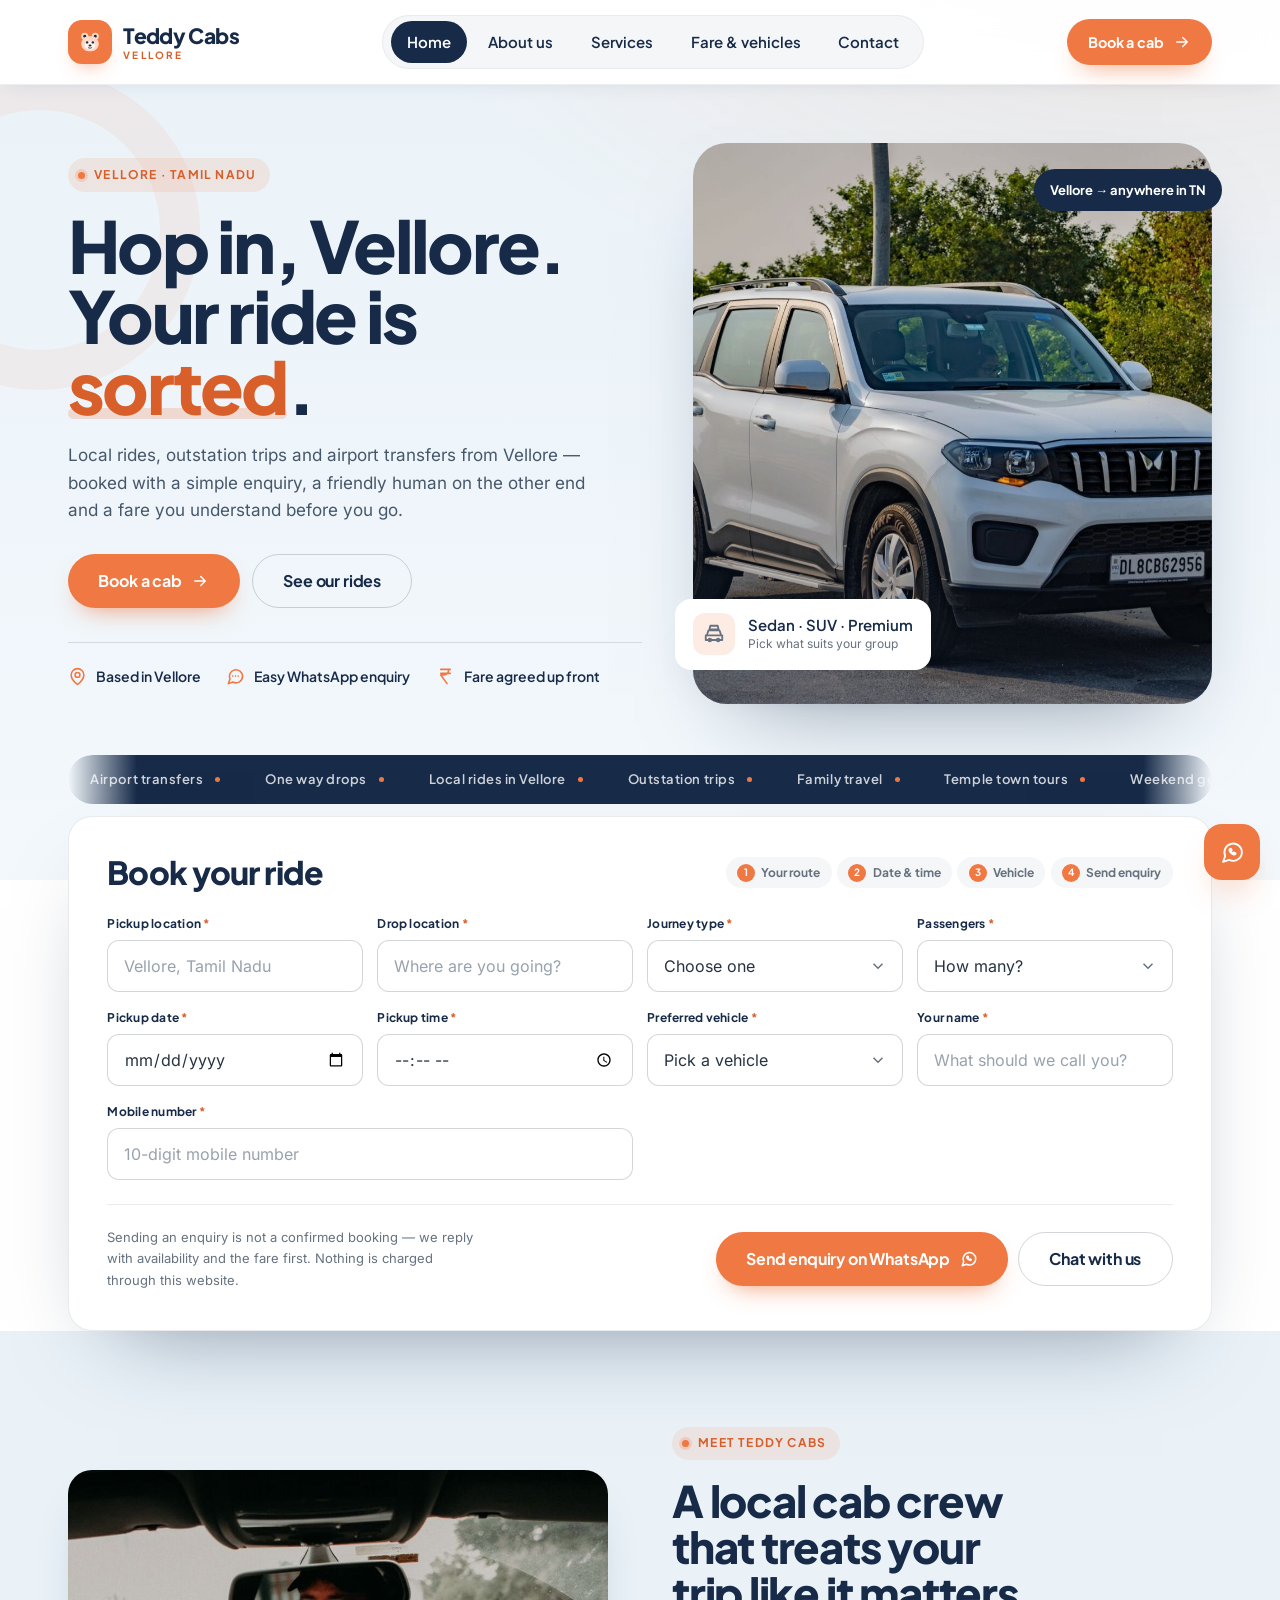
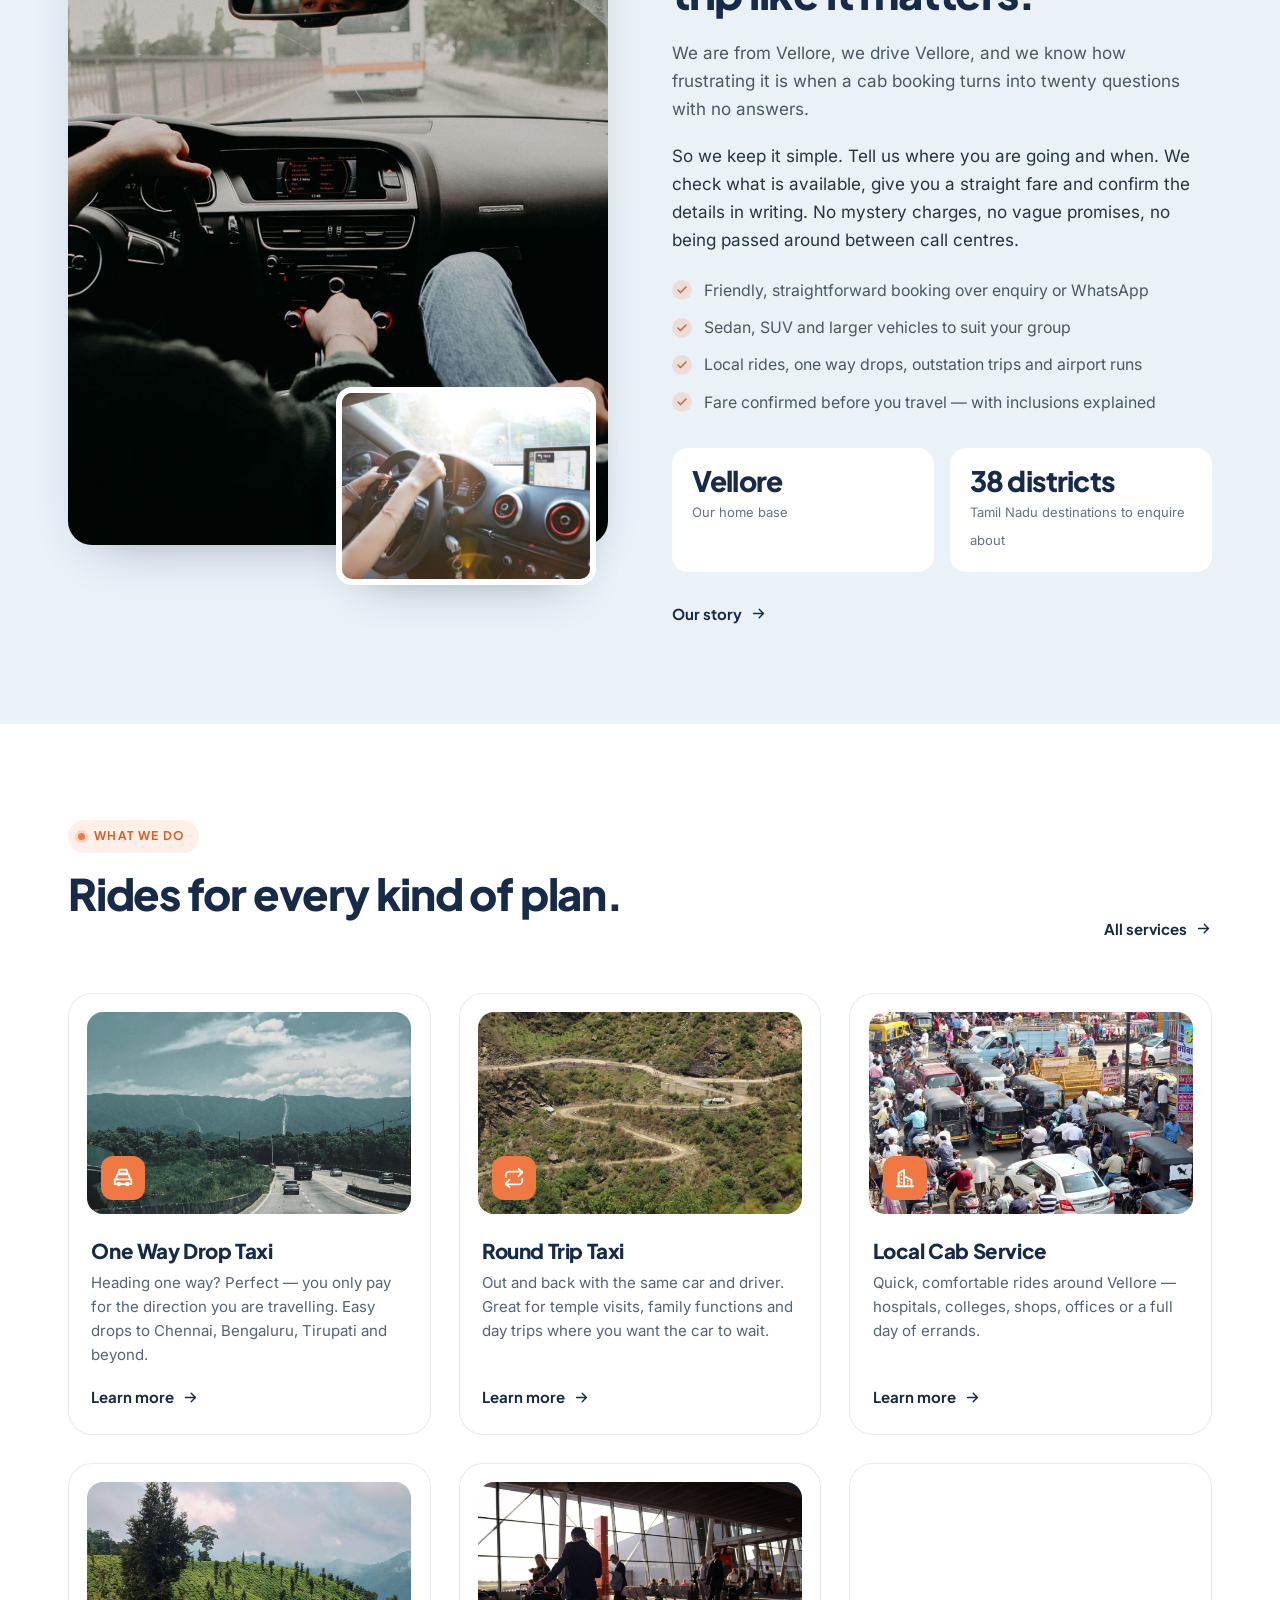
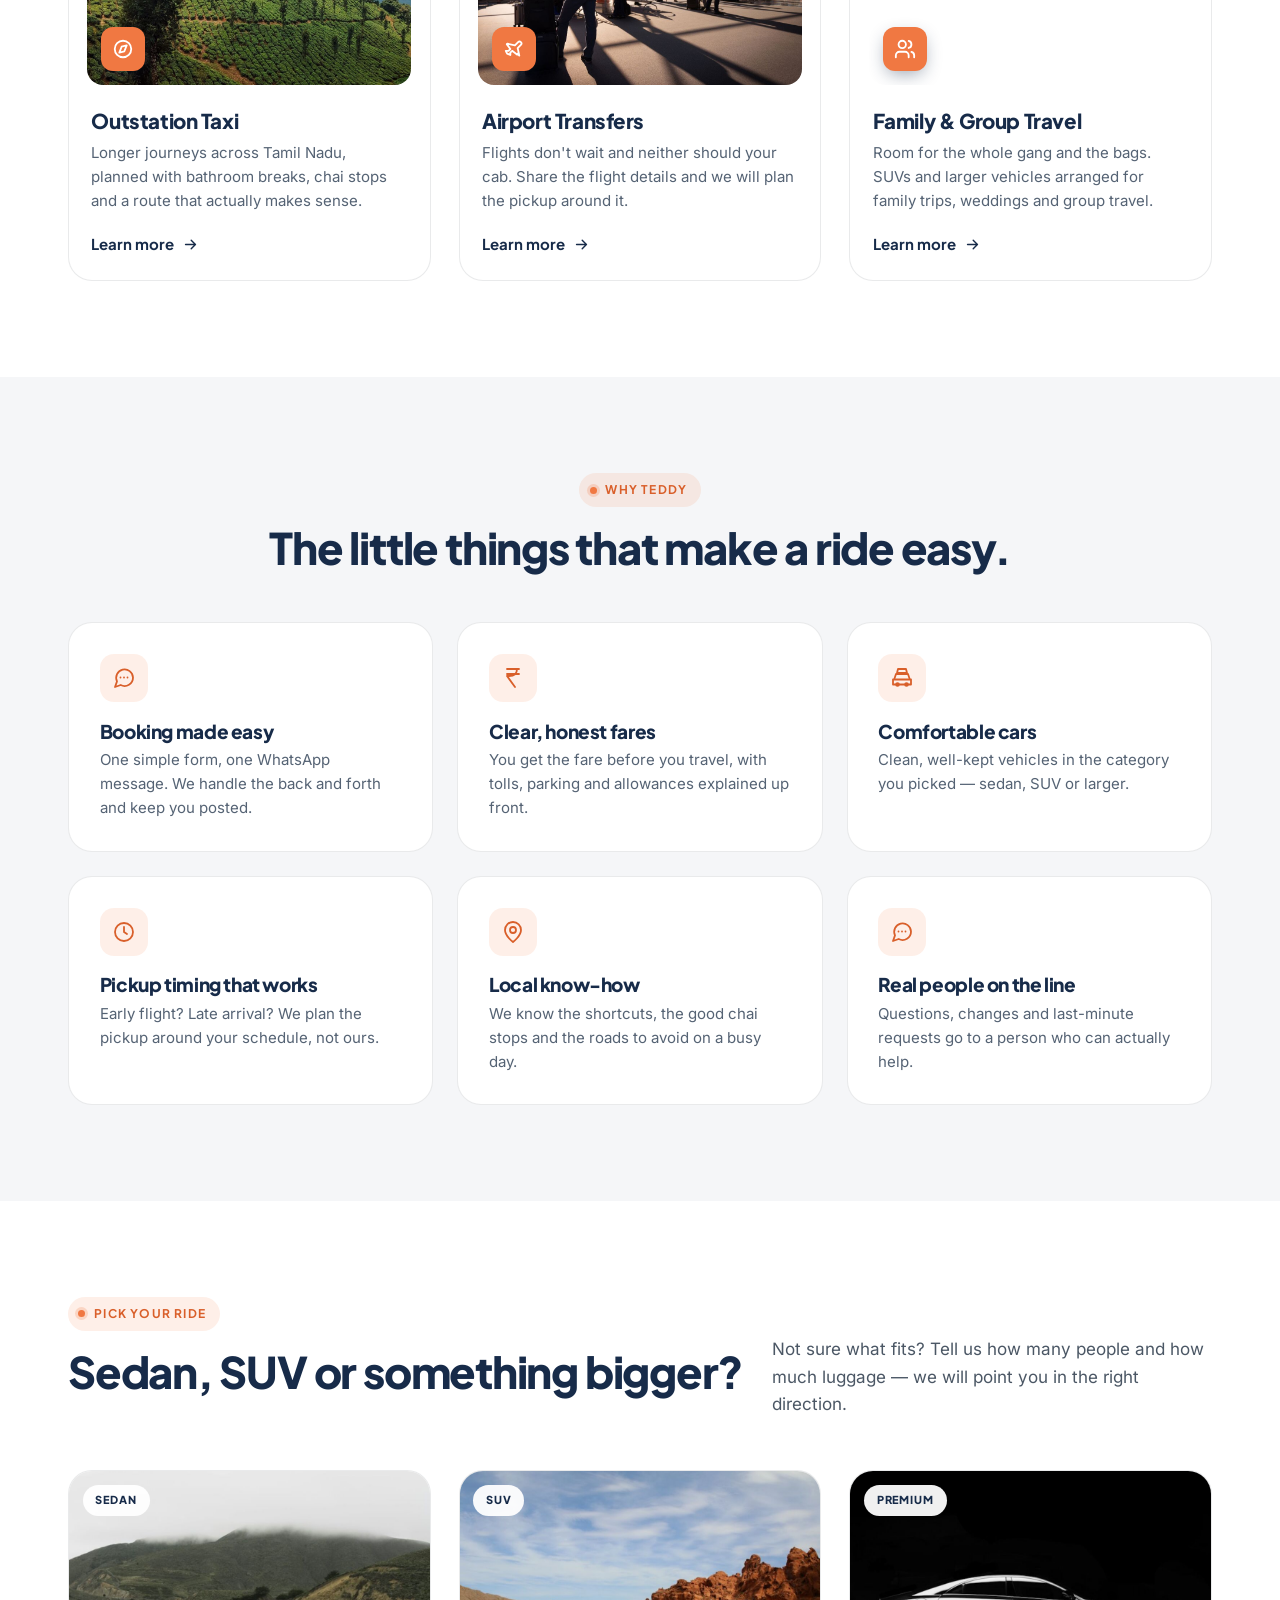
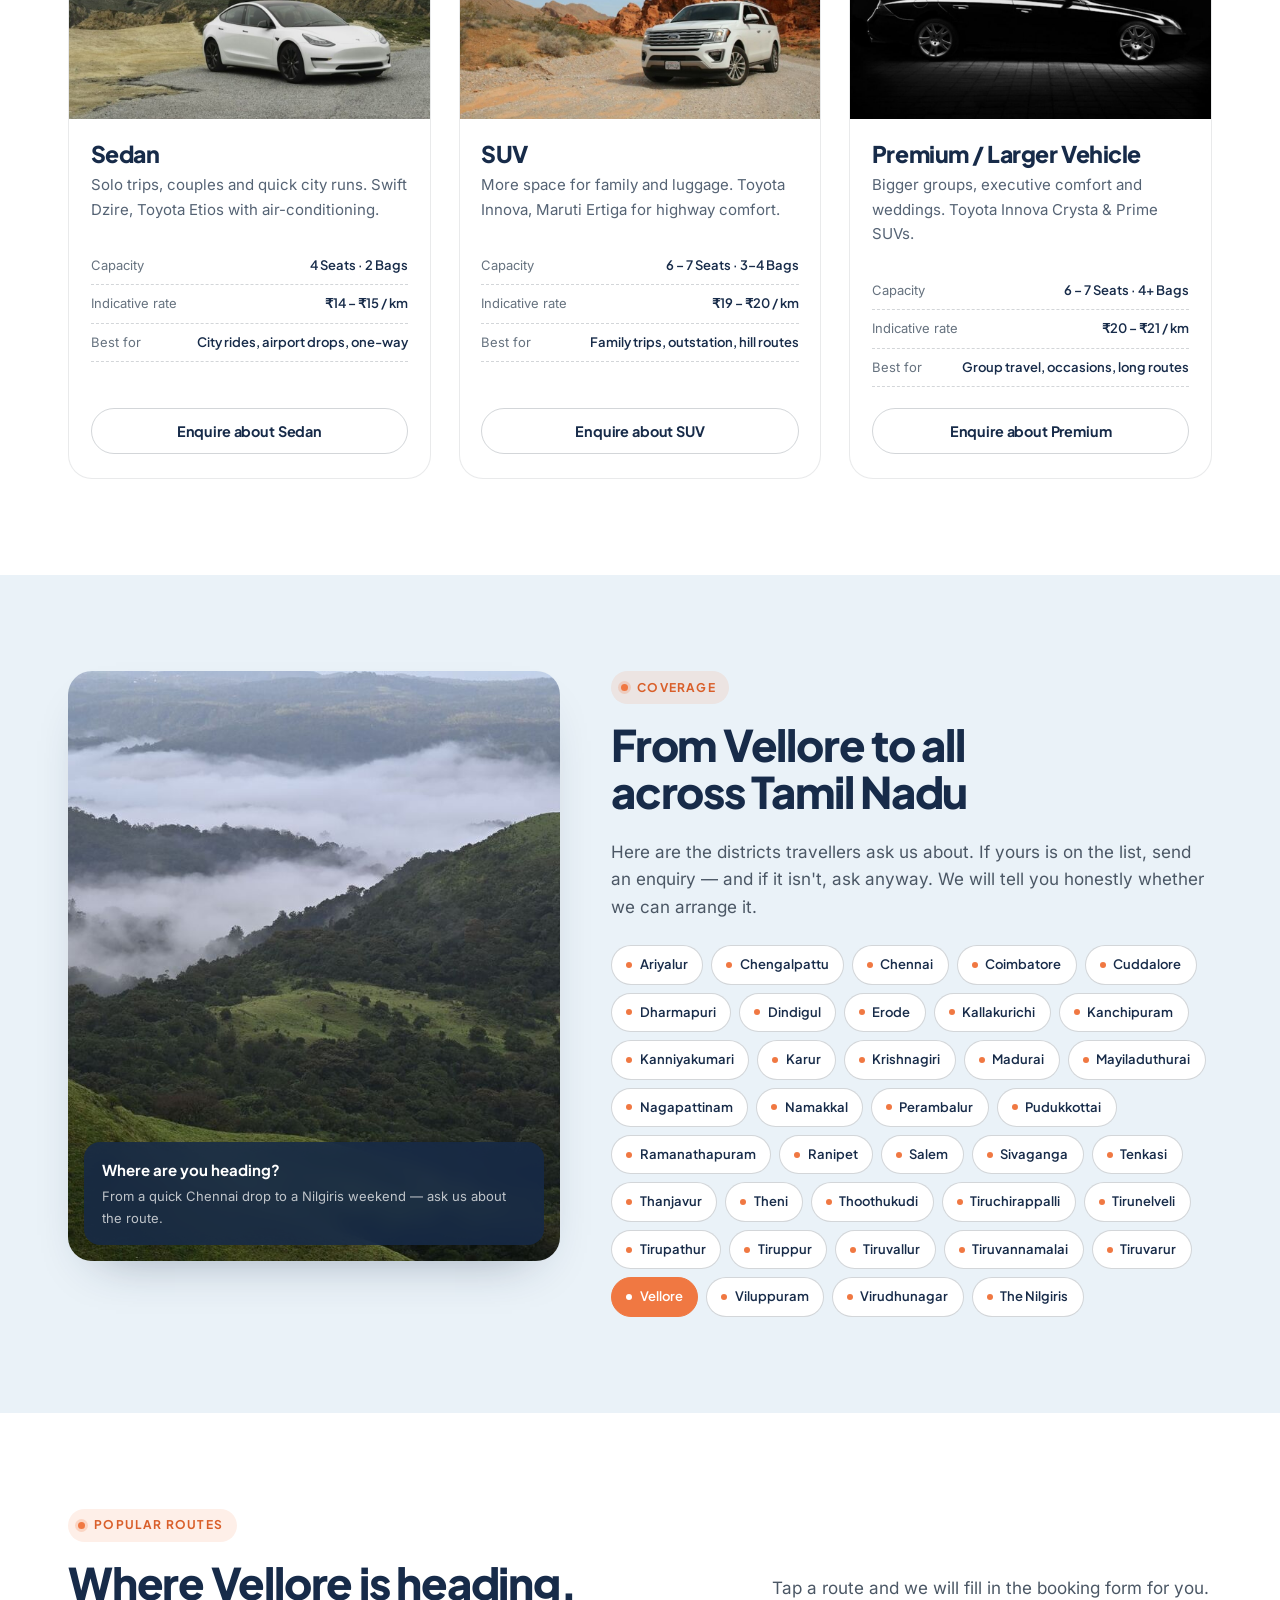
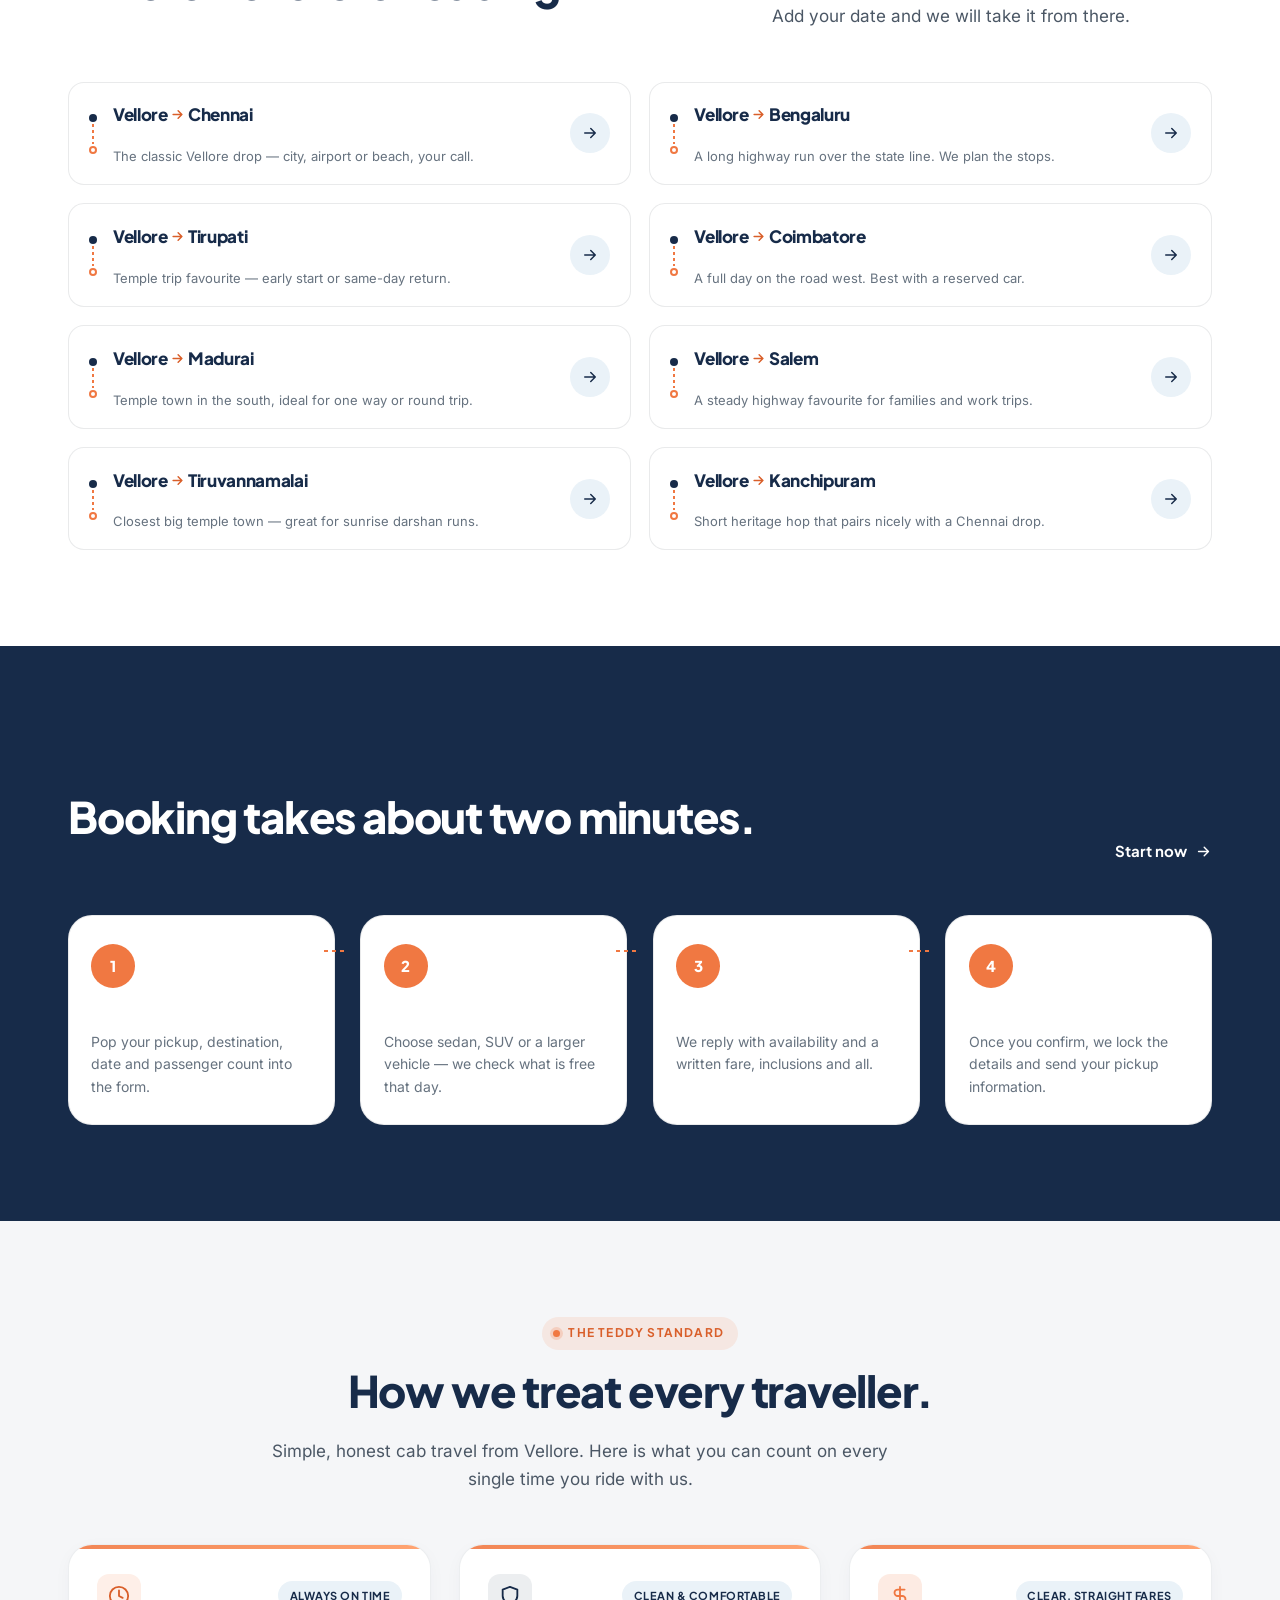
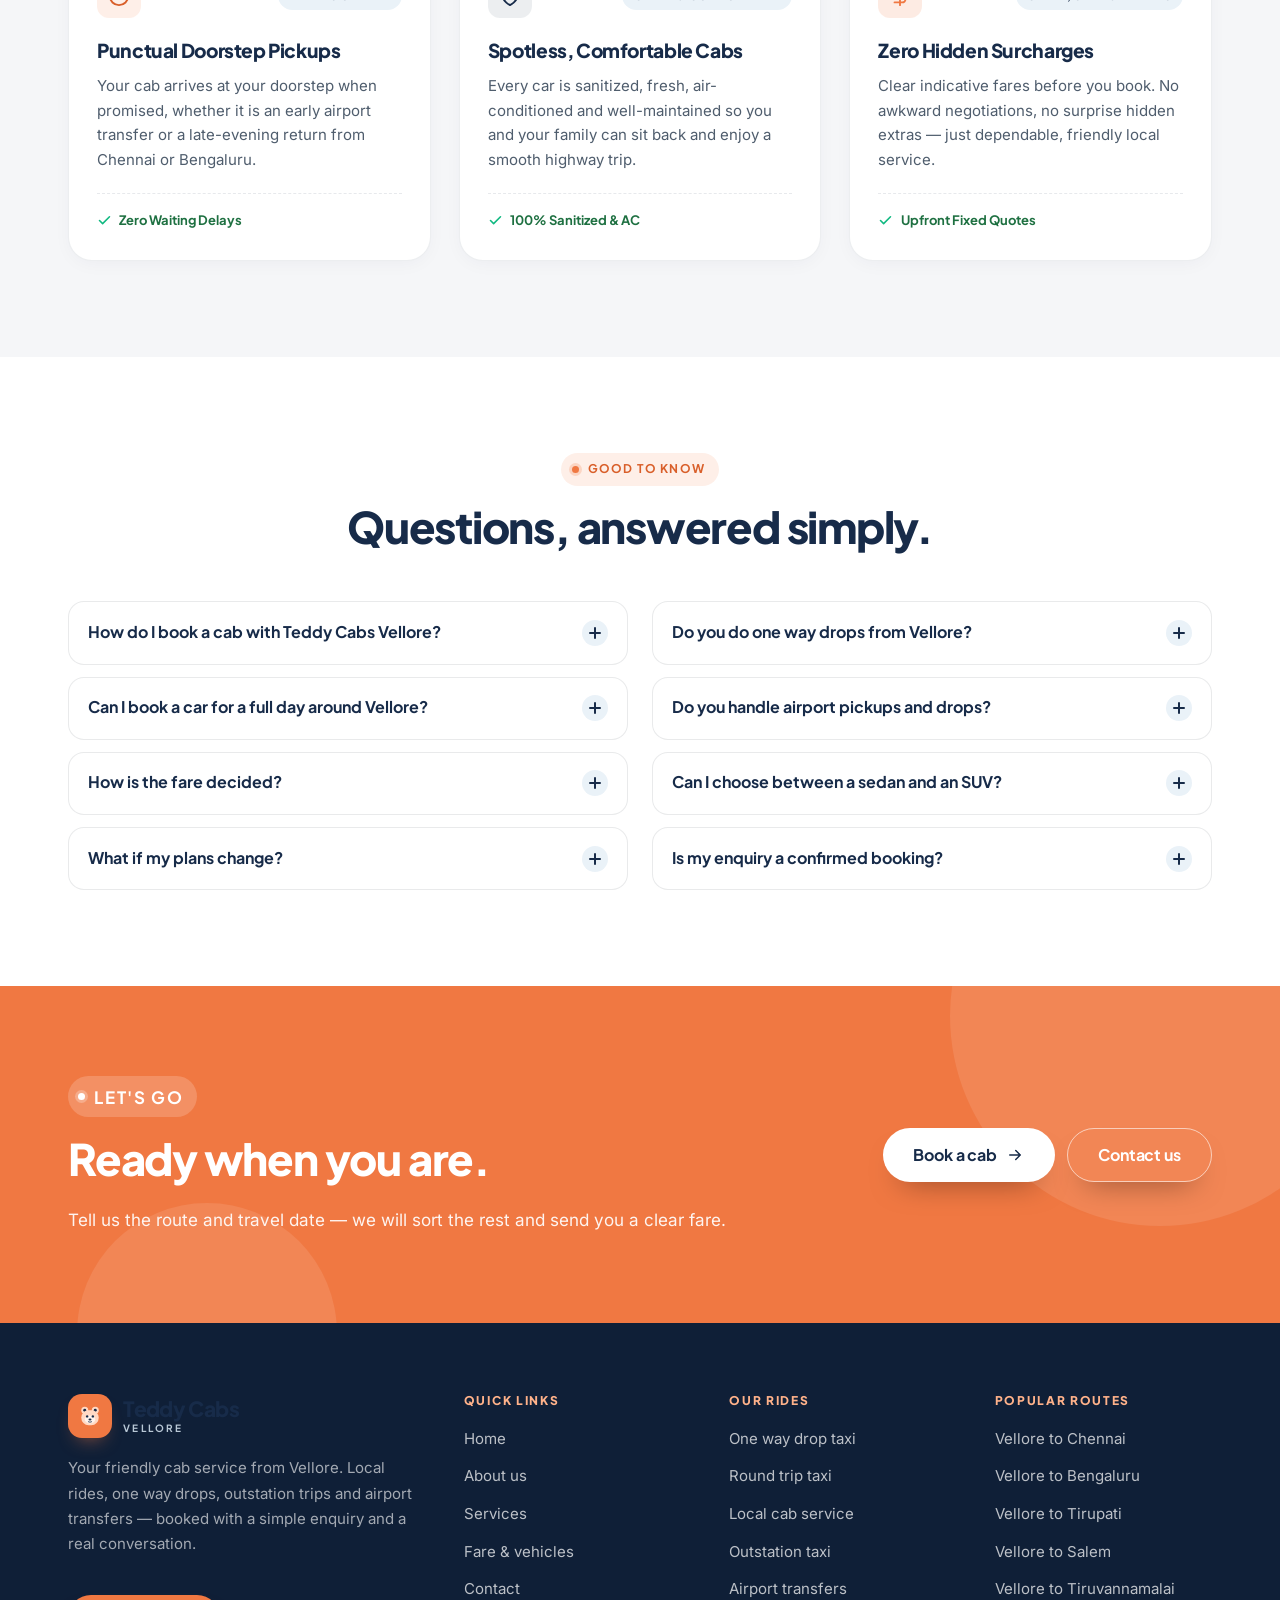
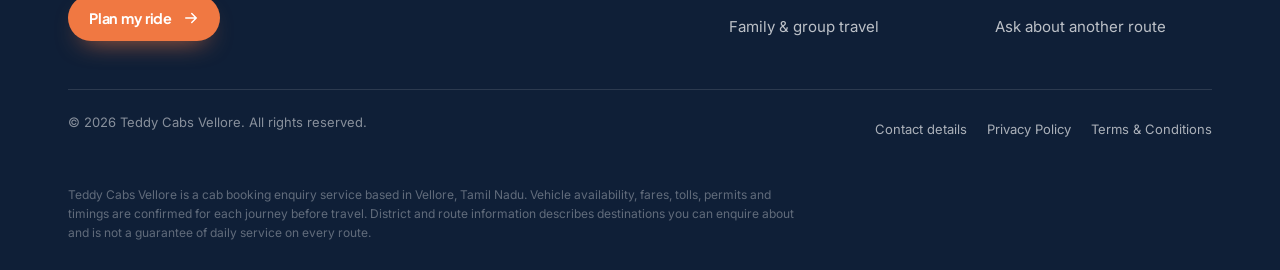
<file: index.html>
<!DOCTYPE html>
<html lang="en-IN">
<head>
<meta charset="utf-8">
<meta name="viewport" content="width=device-width, initial-scale=1, viewport-fit=cover">
<title>Teddy Cabs Vellore | Taxi Service in Vellore for Local & Outstation Rides</title>
<meta name="description" content="Teddy Cabs Vellore is your friendly local cab service — book local rides, one way drops, outstation trips and airport transfers from Vellore with a simple enquiry and clear fares.">
<meta name="keywords" content="taxi service in Vellore, Vellore cab booking, Vellore local taxi, Vellore outstation cab, Vellore airport transfer, one way cab Vellore, Vellore drop taxi service">
<meta name="author" content="Teddy Cabs Vellore">
<meta name="robots" content="index, follow, max-image-preview:large, max-snippet:-1, max-video-preview:-1">
<link rel="canonical" href="https://teddycabsvellore.com/">
<meta name="theme-color" content="#172B49">

<meta property="og:type" content="website">
<meta property="og:site_name" content="Teddy Cabs Vellore">
<meta property="og:locale" content="en_IN">
<meta property="og:title" content="Teddy Cabs Vellore — friendly cab bookings from Vellore">
<meta property="og:description" content="Local rides, one way drops, outstation trips and airport transfers from Vellore. Simple enquiry, clear fare, friendly service.">
<meta property="og:image" content="https://teddycabsvellore.com/assets/og/home.jpg">
<meta property="og:image:width" content="1200">
<meta property="og:image:height" content="630">
<meta property="og:image:alt" content="Teddy Cabs Vellore — friendly cab booking from Vellore, Tamil Nadu">
<meta property="og:url" content="https://teddycabsvellore.com/">

<meta name="twitter:card" content="summary_large_image">
<meta name="twitter:title" content="Teddy Cabs Vellore — friendly cab bookings from Vellore">
<meta name="twitter:description" content="Local rides, one way drops, outstation trips and airport transfers from Vellore. Simple enquiry, clear fare, friendly service.">
<meta name="twitter:image" content="https://teddycabsvellore.com/assets/og/home.jpg">
<meta name="twitter:image:alt" content="Teddy Cabs Vellore — friendly cab booking from Vellore, Tamil Nadu">

<link rel="icon" type="image/svg+xml" href="assets/favicon.svg">
<link rel="apple-touch-icon" href="assets/apple-touch-icon.png">

<link rel="preload" href="assets/fonts/PlusJakartaSans-800.woff2" as="font" type="font/woff2" crossorigin>
<link rel="preload" href="assets/fonts/Inter-400.woff2" as="font" type="font/woff2" crossorigin>
<link rel="stylesheet" href="css/style.css">

<script type="application/ld+json">
{
  "@context": "https://schema.org",
  "@graph": [
    {
      "@type": "TaxiService",
      "@id": "https://teddycabsvellore.com/#business",
      "name": "Teddy Cabs Vellore",
      "url": "https://teddycabsvellore.com/",
      "image": "https://teddycabsvellore.com/assets/og/home.jpg",
      "description": "Teddy Cabs Vellore is a friendly Vellore-based cab booking service for local rides, one way drops, outstation trips, airport transfers and family travel across Tamil Nadu.",
      "areaServed": [
        {
          "@type": "City",
          "name": "Vellore"
        },
        {
          "@type": "State",
          "name": "Tamil Nadu"
        },
        {
          "@type": "Country",
          "name": "India"
        }
      ],
      "address": {
        "@type": "PostalAddress",
        "streetAddress": "246/2B, Sakthi Nagar, Kalpudhur, Katpadi",
        "addressLocality": "Vellore",
        "postalCode": "632007",
        "addressRegion": "Tamil Nadu",
        "addressCountry": "IN"
      },
      "telephone": "+918148596089",
      "knowsLanguage": [
        "en",
        "ta"
      ]
    },
    {
      "@type": "WebSite",
      "@id": "https://teddycabsvellore.com/#website",
      "url": "https://teddycabsvellore.com/",
      "name": "Teddy Cabs Vellore",
      "description": "Friendly local, one way, outstation and airport cab booking enquiries from Vellore, Tamil Nadu.",
      "publisher": {
        "@id": "https://teddycabsvellore.com/#business"
      },
      "inLanguage": "en-IN"
    },
    {
      "@type": "WebPage",
      "@id": "https://teddycabsvellore.com/#webpage",
      "url": "https://teddycabsvellore.com/",
      "name": "Teddy Cabs Vellore | Taxi Service in Vellore for Local & Outstation Rides",
      "description": "Teddy Cabs Vellore is your friendly local cab service — book local rides, one way drops, outstation trips and airport transfers from Vellore with a simple enquiry and clear fares.",
      "isPartOf": {
        "@id": "https://teddycabsvellore.com/#website"
      },
      "about": {
        "@id": "https://teddycabsvellore.com/#business"
      },
      "primaryImageOfPage": "https://teddycabsvellore.com/assets/og/home.jpg",
      "inLanguage": "en-IN"
    },
    {
      "@type": "ItemList",
      "name": "Cab services from Vellore by Teddy Cabs",
      "itemListElement": [
        {
          "@type": "ListItem",
          "position": 1,
          "name": "One Way Drop Taxi"
        },
        {
          "@type": "ListItem",
          "position": 2,
          "name": "Round Trip Taxi"
        },
        {
          "@type": "ListItem",
          "position": 3,
          "name": "Local Cab Service"
        },
        {
          "@type": "ListItem",
          "position": 4,
          "name": "Outstation Taxi"
        },
        {
          "@type": "ListItem",
          "position": 5,
          "name": "Airport Transfers"
        },
        {
          "@type": "ListItem",
          "position": 6,
          "name": "Family and Group Travel"
        }
      ]
    },
    {
      "@type": "FAQPage",
      "@id": "https://teddycabsvellore.com/#faq",
      "mainEntity": [
        {
          "@type": "Question",
          "name": "How do I book a cab with Teddy Cabs Vellore?",
          "acceptedAnswer": {
            "@type": "Answer",
            "text": "Fill in the booking form on this page with your pickup point, destination, journey type, date, time, passenger count, preferred vehicle and your mobile number. Press the WhatsApp enquiry button and the details are put together in one tidy message you can send to us. We reply with availability and a clear fare. If you would rather chat first, the contact page has the enquiry form and our contact information."
          }
        },
        {
          "@type": "Question",
          "name": "Do you do one way drops from Vellore?",
          "acceptedAnswer": {
            "@type": "Answer",
            "text": "Yes — one way drops are one of the things we do most, whether it is a trip to Chennai, Bengaluru, Tirupati or a nearby town. You pay for the direction you are travelling rather than a full return. The fare depends on the distance, the vehicle you choose and any minimum kilometre condition for that route, so we confirm it for your specific journey."
          }
        },
        {
          "@type": "Question",
          "name": "Can I book a car for a full day around Vellore?",
          "acceptedAnswer": {
            "@type": "Answer",
            "text": "Absolutely. Full-day local bookings are handy for hospital visits, shopping runs, family functions or a day of errands. Tell us roughly where you need to go and what time you expect to finish, and we will suggest an hourly or full-day arrangement based on what is available."
          }
        },
        {
          "@type": "Question",
          "name": "Do you handle airport pickups and drops?",
          "acceptedAnswer": {
            "@type": "Answer",
            "text": "We take airport transfer requests for Chennai, Tirupati, Bengaluru and Salem airports. Share your flight number, terminal and preferred pickup time so we can plan the timing properly. Waiting policies and any airport parking charges are explained with your quote."
          }
        },
        {
          "@type": "Question",
          "name": "How is the fare decided?",
          "acceptedAnswer": {
            "@type": "Answer",
            "text": "The fare is built from the distance, the vehicle category, the type of journey and any extras that apply — tolls, parking, driver allowance, permits or minimum kilometre rules. Our fare page explains each piece. Rates are confirmed for your journey before you travel, so there are no surprises at the end."
          }
        },
        {
          "@type": "Question",
          "name": "Can I choose between a sedan and an SUV?",
          "acceptedAnswer": {
            "@type": "Answer",
            "text": "Yes. Choose a sedan for smaller groups and everyday trips, an SUV when you need more room for family and luggage, or ask about a premium / larger vehicle for bigger groups. Vehicle categories depend on availability for your date and route, so we confirm the exact vehicle when we reply."
          }
        },
        {
          "@type": "Question",
          "name": "What if my plans change?",
          "acceptedAnswer": {
            "@type": "Answer",
            "text": "Just let us know as early as you can. We will do our best to adjust the pickup time, date or route, depending on what is available. If the change affects the distance or the vehicle needed, we will share an updated fare before confirming."
          }
        },
        {
          "@type": "Question",
          "name": "Is my enquiry a confirmed booking?",
          "acceptedAnswer": {
            "@type": "Answer",
            "text": "Not yet. The enquiry starts the conversation. Your booking is confirmed only after we have checked availability, shared the fare and you have accepted it — and after you have received the confirmation with your pickup details. We would rather be clear about that than leave you wondering."
          }
        }
      ]
    }
  ]
}
</script>
</head>
<body class="">
<a class="skip-link" href="#main">Skip to content</a>

<header class="site-header" id="siteHeader">
  <div class="container">
    <nav class="nav" aria-label="Primary">
      <a class="brand" href="index.html" aria-label="Teddy Cabs Vellore — home">
        <span class="brand__mark"><svg viewBox="0 0 64 64" aria-hidden="true" focusable="false">
  <circle cx="20" cy="19" r="8" fill="#FFD9C5"/><circle cx="44" cy="19" r="8" fill="#FFD9C5"/>
  <circle cx="20" cy="19" r="3.4" fill="#172B49"/><circle cx="44" cy="19" r="3.4" fill="#172B49"/>
  <rect x="12" y="19" width="40" height="34" rx="17" fill="#FFD9C5"/>
  <ellipse cx="32" cy="40" rx="12" ry="9" fill="#FFF4EE"/>
  <circle cx="25.5" cy="33" r="2.7" fill="#172B49"/><circle cx="38.5" cy="33" r="2.7" fill="#172B49"/>
  <ellipse cx="32" cy="40" rx="3.4" ry="2.5" fill="#172B49"/>
  <path d="M28 45c1.6 1.6 6.4 1.6 8 0" stroke="#172B49" stroke-width="1.8" fill="none" stroke-linecap="round"/>
</svg></span>
        <span class="brand__text">
          <span class="brand__name">Teddy Cabs</span>
          <span class="brand__sub">Vellore</span>
        </span>
      </a>
      <ul class="nav__links">
          <li><a class="nav__link is-active" href="index.html" aria-current="page">Home</a></li>
          <li><a class="nav__link" href="about.html">About us</a></li>
          <li><a class="nav__link" href="services.html">Services</a></li>
          <li><a class="nav__link" href="tariff.html">Fare &amp; vehicles</a></li>
          <li><a class="nav__link" href="contact.html">Contact</a></li>
      </ul>
      <div class="nav__right">
        <a class="btn btn--sm" href="https://wa.me/918148596089?text=Hello%20Teddy%20Cabs%2C%20I%20would%20like%20to%20book%20a%20cab" target="_blank" rel="noopener">Book a cab <svg viewBox="0 0 24 24" fill="none" stroke="currentColor" stroke-width="2" stroke-linecap="round" stroke-linejoin="round" aria-hidden="true"><path d="M5 12h14M13 6l6 6-6 6"/></svg></a>
        <button class="nav__toggle" type="button" aria-label="Open menu" aria-expanded="false" aria-controls="navSheet">
          <i></i><i></i><i></i>
        </button>
      </div>
    </nav>
  </div>
  <div class="nav__sheet" id="navSheet" aria-hidden="true">
    <div class="container">
      <ul>
          <li><a class="nav__sheet-link is-active" href="index.html">Home<svg viewBox="0 0 24 24" fill="none" stroke="currentColor" stroke-width="2" stroke-linecap="round" stroke-linejoin="round" aria-hidden="true"><path d="M5 12h14M13 6l6 6-6 6"/></svg></a></li>
          <li><a class="nav__sheet-link" href="about.html">About us<svg viewBox="0 0 24 24" fill="none" stroke="currentColor" stroke-width="2" stroke-linecap="round" stroke-linejoin="round" aria-hidden="true"><path d="M5 12h14M13 6l6 6-6 6"/></svg></a></li>
          <li><a class="nav__sheet-link" href="services.html">Services<svg viewBox="0 0 24 24" fill="none" stroke="currentColor" stroke-width="2" stroke-linecap="round" stroke-linejoin="round" aria-hidden="true"><path d="M5 12h14M13 6l6 6-6 6"/></svg></a></li>
          <li><a class="nav__sheet-link" href="tariff.html">Fare &amp; vehicles<svg viewBox="0 0 24 24" fill="none" stroke="currentColor" stroke-width="2" stroke-linecap="round" stroke-linejoin="round" aria-hidden="true"><path d="M5 12h14M13 6l6 6-6 6"/></svg></a></li>
          <li><a class="nav__sheet-link" href="contact.html">Contact<svg viewBox="0 0 24 24" fill="none" stroke="currentColor" stroke-width="2" stroke-linecap="round" stroke-linejoin="round" aria-hidden="true"><path d="M5 12h14M13 6l6 6-6 6"/></svg></a></li>
      </ul>
      <div class="nav__sheet-foot">
        <a class="btn" href="https://wa.me/918148596089?text=Hello%20Teddy%20Cabs%2C%20I%20would%20like%20to%20book%20a%20cab" target="_blank" rel="noopener">Book a cab <svg viewBox="0 0 24 24" fill="none" stroke="currentColor" stroke-width="2" stroke-linecap="round" stroke-linejoin="round" aria-hidden="true"><path d="M5 12h14M13 6l6 6-6 6"/></svg></a>
        <a class="btn btn--ghost" href="contact.html">Contact the team</a>
        <p class="nav__sheet-note">Vellore, Tamil Nadu &middot; Local &amp; outstation cab enquiries</p>
      </div>
    </div>
  </div>
</header>

<main id="main">
  <section class="hero" aria-labelledby="hero-title">
    <div class="container">
      <div class="hero__grid">
        <div class="hero__copy">
          <p class="tagline" data-hero style="--i:0">Vellore &middot; Tamil Nadu</p>
          <h1 id="hero-title" data-hero style="--i:1">Hop in, Vellore.<br>Your ride is <span class="accent">sorted</span>.</h1>
          <p class="hero__lede" data-hero style="--i:2">Local rides, outstation trips and airport transfers from Vellore —
            booked with a simple enquiry, a friendly human on the other end and a fare you understand before you go.</p>
          <div class="hero__actions" data-hero style="--i:3">
            <a class="btn" href="#booking">Book a cab <svg viewBox="0 0 24 24" fill="none" stroke="currentColor" stroke-width="2" stroke-linecap="round" stroke-linejoin="round" aria-hidden="true"><path d="M5 12h14M13 6l6 6-6 6"/></svg></a>
            <a class="btn btn--outline" href="services.html">See our rides</a>
          </div>
          <div class="hero__trust" data-hero style="--i:4">
            <span class="hero__trust-item"><svg viewBox="0 0 24 24" fill="none" stroke="currentColor" stroke-width="1.9" stroke-linecap="round" stroke-linejoin="round" aria-hidden="true"><path d="M20 10c0 6-8 12-8 12s-8-6-8-12a8 8 0 0 1 16 0z"/><circle cx="12" cy="10" r="3"/></svg> Based in Vellore</span>
            <span class="hero__trust-item"><svg viewBox="0 0 24 24" fill="none" stroke="currentColor" stroke-width="1.9" stroke-linecap="round" stroke-linejoin="round" aria-hidden="true"><path d="M21 11.5a8.4 8.4 0 0 1-12.3 7.5L3 21l2-5.6A8.4 8.4 0 1 1 21 11.5z"/><path d="M8.5 11.5h.01M12 11.5h.01M15.5 11.5h.01"/></svg> Easy WhatsApp enquiry</span>
            <span class="hero__trust-item"><svg viewBox="0 0 24 24" fill="none" stroke="currentColor" stroke-width="1.9" stroke-linecap="round" stroke-linejoin="round" aria-hidden="true"><path d="M6 3h12M6 8h12M16 3c0 5-3.5 7-8 7h-2l8 11"/></svg> Fare agreed up front</span>
          </div>
        </div>
        <div class="hero__media">
          <div class="hero__photo">
            <img src="assets/images/hero-home.jpg" alt="White SUV parked on an open road, ready for a cab journey from Vellore" width="1600" height="1000" fetchpriority="high" decoding="async">
          </div>
          <div class="hero__badge">
            <span class="hero__badge-icon"><svg viewBox="0 0 24 24" fill="none" stroke="currentColor" stroke-width="1.9" stroke-linecap="round" stroke-linejoin="round" aria-hidden="true"><path d="M8 3h8l1 4h-10z"/><path d="M4.5 12.5 6 8h12l1.5 4.5"/><path d="M3 13.5h18v5H3z"/><circle cx="7.5" cy="18.5" r="1.4"/><circle cx="16.5" cy="18.5" r="1.4"/></svg></span>
            <span><strong>Sedan &middot; SUV &middot; Premium</strong><span>Pick what suits your group</span></span>
          </div>
          <div class="hero__chip">Vellore &rarr; anywhere in TN</div>
        </div>
      </div>
      <div class="hero__ticker" aria-hidden="true">
        <div class="hero__ticker-track">
          <span>Airport transfers</span><span>One way drops</span><span>Local rides in Vellore</span><span>Outstation trips</span><span>Family travel</span><span>Temple town tours</span><span>Weekend getaways</span><span>Wedding transport</span>
        </div>
      </div>
    </div>
  </section>

  <section class="booking" id="booking" aria-labelledby="booking-title">
    <div class="container">
      <div class="booking__card" data-reveal>
        <div class="booking__top">
          <h2 id="booking-title">Book your ride</h2>
          <div class="booking__steps" aria-hidden="true">
            <span class="booking__step"><b>1</b> Your route</span>
            <span class="booking__step"><b>2</b> Date &amp; time</span>
            <span class="booking__step"><b>3</b> Vehicle</span>
            <span class="booking__step"><b>4</b> Send enquiry</span>
          </div>
        </div>
        <form id="bookingForm" novalidate>
          <div class="form-grid">
            <div class="field">
              <label for="pickup">Pickup location <span class="req" aria-hidden="true">*</span></label>
              <input id="pickup" name="pickup" type="text" placeholder="Vellore, Tamil Nadu" autocomplete="off" required
                     data-required-message="Please tell us where to pick you up.">
              <span class="field__error" role="alert"></span>
            </div>
            <div class="field">
              <label for="drop">Drop location <span class="req" aria-hidden="true">*</span></label>
              <input id="drop" name="drop" type="text" placeholder="Where are you going?" autocomplete="off" required
                     data-required-message="Please enter your destination.">
              <span class="field__error" role="alert"></span>
            </div>
            <div class="field">
              <label for="journeyType">Journey type <span class="req" aria-hidden="true">*</span></label>
              <select id="journeyType" name="journeyType" required data-required-message="Please pick a journey type.">
                <option value="">Choose one</option>
                <option value="One Way">One way drop</option>
                <option value="Round Trip">Round trip</option>
                <option value="Local Trip">Local trip</option>
                <option value="Airport Transfer">Airport transfer</option>
              </select>
              <span class="field__error" role="alert"></span>
            </div>
            <div class="field">
              <label for="passengers">Passengers <span class="req" aria-hidden="true">*</span></label>
              <select id="passengers" name="passengers" required data-required-message="How many people are travelling?">
                <option value="">How many?</option>
                <option value="1">1 passenger</option>
                <option value="2">2 passengers</option>
                <option value="3">3 passengers</option>
                <option value="4">4 passengers</option>
                <option value="5 or more">5 or more</option>
              </select>
              <span class="field__error" role="alert"></span>
            </div>
            <div class="field">
              <label for="date">Pickup date <span class="req" aria-hidden="true">*</span></label>
              <input id="date" name="date" type="date" required data-validate="past-date"
                     data-required-message="Please choose your pickup date.">
              <span class="field__error" role="alert"></span>
            </div>
            <div class="field">
              <label for="time">Pickup time <span class="req" aria-hidden="true">*</span></label>
              <input id="time" name="time" type="time" required data-required-message="Please choose a pickup time.">
              <span class="field__error" role="alert"></span>
            </div>
            <div class="field">
              <label for="vehicle">Preferred vehicle <span class="req" aria-hidden="true">*</span></label>
              <select id="vehicle" name="vehicle" required data-required-message="Please choose a vehicle category.">
                <option value="">Pick a vehicle</option>
                <option value="Sedan">Sedan</option>
                <option value="SUV">SUV</option>
                <option value="Premium / Larger Vehicle">Premium / Larger vehicle</option>
              </select>
              <span class="field__error" role="alert"></span>
            </div>
            <div class="field">
              <label for="name">Your name <span class="req" aria-hidden="true">*</span></label>
              <input id="name" name="name" type="text" placeholder="What should we call you?" autocomplete="name" required
                     data-required-message="Please enter your name.">
              <span class="field__error" role="alert"></span>
            </div>
            <div class="field field--span2">
              <label for="mobile">Mobile number <span class="req" aria-hidden="true">*</span></label>
              <input id="mobile" name="mobile" type="tel" inputmode="numeric" placeholder="10-digit mobile number"
                     autocomplete="tel" required data-validate="mobile"
                     data-required-message="Please add a mobile number so we can reply.">
              <span class="field__error" role="alert"></span>
            </div>
          </div>
          <div class="booking__foot">
            <p class="booking__note">Sending an enquiry is not a confirmed booking — we reply with availability and the
              fare first. Nothing is charged through this website.</p>
            <div class="booking__actions">
              <button class="btn" type="submit">Send enquiry on WhatsApp <svg viewBox="0 0 24 24" fill="none" stroke="currentColor" stroke-width="1.9" stroke-linecap="round" stroke-linejoin="round" aria-hidden="true"><path d="M21 11.5a8.4 8.4 0 0 1-12.3 7.5L3 21l2-5.6A8.4 8.4 0 1 1 21 11.5z"/><path d="M9 9.5c0 .8 1 2.4 2 3.2s2.2 1.3 2.9 1.3c.5 0 1-.6 1.1-1.1l-1.6-.9-1 .8c-.7-.3-1.6-1.3-1.9-2l.8-1-.8-1.5c-.6.1-1.5.4-1.5 1.2z"/></svg></button>
              <a class="btn btn--outline" href="contact.html">Chat with us</a>
            </div>
          </div>
          <div class="form-status" id="bookingStatus" role="status" aria-live="polite"></div>
        </form>
      </div>
    </div>
  </section>

  <section class="section section--sky" id="about" aria-labelledby="about-title">
    <div class="container">
      <div class="split">
        <div class="media-stack" data-reveal="left">
          <div class="media-frame media-frame--tall">
            <img src="assets/images/about-story.jpg" alt="Driver at the wheel during a long cab journey from Vellore" width="1000" height="1250" loading="lazy" decoding="async">
          </div>
          <div class="media-stack__small">
            <img src="assets/images/about-drive.jpg" alt="View from inside a moving car on an open highway" width="1100" height="760" loading="lazy" decoding="async">
          </div>
        </div>
        <div>
          <p class="tagline" data-reveal>Meet Teddy Cabs</p>
          <h2 id="about-title" data-reveal data-delay="60">A local cab crew that treats your trip like it matters.</h2>
          <p class="lede" data-reveal data-delay="120" style="margin-top:1.1rem">We are from Vellore, we drive Vellore, and we
            know how frustrating it is when a cab booking turns into twenty questions with no answers.</p>
          <p data-reveal data-delay="160">So we keep it simple. Tell us where you are going and when. We check what is
            available, give you a straight fare and confirm the details in writing. No mystery charges, no vague
            promises, no being passed around between call centres.</p>
          <ul class="check-list" data-reveal data-delay="200">
            <li>Friendly, straightforward booking over enquiry or WhatsApp</li>
            <li>Sedan, SUV and larger vehicles to suit your group</li>
            <li>Local rides, one way drops, outstation trips and airport runs</li>
            <li>Fare confirmed before you travel — with inclusions explained</li>
          </ul>
          <div class="stat-row" data-reveal data-delay="240">
            <div class="stat"><strong>Vellore</strong><span>Our home base</span></div>
            <div class="stat"><strong>38 districts</strong><span>Tamil Nadu destinations to enquire about</span></div>
          </div>
          <p style="margin-top:1.75rem" data-reveal data-delay="280"><a class="link-more" href="about.html">Our story <svg viewBox="0 0 24 24" fill="none" stroke="currentColor" stroke-width="2" stroke-linecap="round" stroke-linejoin="round" aria-hidden="true"><path d="M5 12h14M13 6l6 6-6 6"/></svg></a></p>
        </div>
      </div>
    </div>
  </section>

  <section class="section section--white" id="services" aria-labelledby="services-title">
    <div class="container">
      <div class="section-head section-head--split">
        <div>
          <p class="tagline" data-reveal>What we do</p>
          <h2 id="services-title" data-reveal data-delay="60">Rides for every kind of plan.</h2>
        </div>
        <a class="link-more" href="services.html" data-reveal data-delay="120">All services <svg viewBox="0 0 24 24" fill="none" stroke="currentColor" stroke-width="2" stroke-linecap="round" stroke-linejoin="round" aria-hidden="true"><path d="M5 12h14M13 6l6 6-6 6"/></svg></a>
      </div>
      <div class="card-grid">
        <article class="service-card" data-reveal data-delay="0">
          <div class="service-card__media">
            <img src="assets/images/service-oneway.jpg" alt="One way drop taxi from Vellore" width="1100" height="760" loading="lazy" decoding="async">
            <span class="service-card__icon" aria-hidden="true"><svg viewBox="0 0 24 24" fill="none" stroke="currentColor" stroke-width="1.9" stroke-linecap="round" stroke-linejoin="round" aria-hidden="true"><path d="M8 3h8l1 4h-10z"/><path d="M4.5 12.5 6 8h12l1.5 4.5"/><path d="M3 13.5h18v5H3z"/><circle cx="7.5" cy="18.5" r="1.4"/><circle cx="16.5" cy="18.5" r="1.4"/></svg></span>
          </div>
          <div class="service-card__body">
            <h3>One Way Drop Taxi</h3>
            <p>Heading one way? Perfect — you only pay for the direction you are travelling. Easy drops to Chennai, Bengaluru, Tirupati and beyond.</p>
            <a class="link-more" href="services.html#one-way">Learn more <svg viewBox="0 0 24 24" fill="none" stroke="currentColor" stroke-width="2" stroke-linecap="round" stroke-linejoin="round" aria-hidden="true"><path d="M5 12h14M13 6l6 6-6 6"/></svg></a>
          </div>
        </article>

        <article class="service-card" data-reveal data-delay="70">
          <div class="service-card__media">
            <img src="assets/images/service-roundtrip.jpg" alt="Round trip taxi from Vellore" width="1100" height="760" loading="lazy" decoding="async">
            <span class="service-card__icon" aria-hidden="true"><svg viewBox="0 0 24 24" fill="none" stroke="currentColor" stroke-width="1.9" stroke-linecap="round" stroke-linejoin="round" aria-hidden="true"><path d="M17 2l4 4-4 4"/><path d="M3 11V9a4 4 0 0 1 4-4h14"/><path d="M7 22l-4-4 4-4"/><path d="M21 13v2a4 4 0 0 1-4 4H3"/></svg></span>
          </div>
          <div class="service-card__body">
            <h3>Round Trip Taxi</h3>
            <p>Out and back with the same car and driver. Great for temple visits, family functions and day trips where you want the car to wait.</p>
            <a class="link-more" href="services.html#round-trip">Learn more <svg viewBox="0 0 24 24" fill="none" stroke="currentColor" stroke-width="2" stroke-linecap="round" stroke-linejoin="round" aria-hidden="true"><path d="M5 12h14M13 6l6 6-6 6"/></svg></a>
          </div>
        </article>

        <article class="service-card" data-reveal data-delay="140">
          <div class="service-card__media">
            <img src="assets/images/service-local.jpg" alt="Local cab service in Vellore" width="1100" height="760" loading="lazy" decoding="async">
            <span class="service-card__icon" aria-hidden="true"><svg viewBox="0 0 24 24" fill="none" stroke="currentColor" stroke-width="1.9" stroke-linecap="round" stroke-linejoin="round" aria-hidden="true"><path d="M3 21h18"/><path d="M5 21V7l6-4v18"/><path d="M11 21V10l8 4v7"/><path d="M8 9v.01M8 13v.01M8 17v.01M15 15v.01M15 18v.01"/></svg></span>
          </div>
          <div class="service-card__body">
            <h3>Local Cab Service</h3>
            <p>Quick, comfortable rides around Vellore — hospitals, colleges, shops, offices or a full day of errands.</p>
            <a class="link-more" href="services.html#local">Learn more <svg viewBox="0 0 24 24" fill="none" stroke="currentColor" stroke-width="2" stroke-linecap="round" stroke-linejoin="round" aria-hidden="true"><path d="M5 12h14M13 6l6 6-6 6"/></svg></a>
          </div>
        </article>

        <article class="service-card" data-reveal data-delay="210">
          <div class="service-card__media">
            <img src="assets/images/service-outstation.jpg" alt="Outstation taxi from Vellore" width="1100" height="760" loading="lazy" decoding="async">
            <span class="service-card__icon" aria-hidden="true"><svg viewBox="0 0 24 24" fill="none" stroke="currentColor" stroke-width="1.9" stroke-linecap="round" stroke-linejoin="round" aria-hidden="true"><circle cx="12" cy="12" r="9"/><path d="m16 8-2.5 6.5L8 16l2.5-6.5z"/></svg></span>
          </div>
          <div class="service-card__body">
            <h3>Outstation Taxi</h3>
            <p>Longer journeys across Tamil Nadu, planned with bathroom breaks, chai stops and a route that actually makes sense.</p>
            <a class="link-more" href="services.html#outstation">Learn more <svg viewBox="0 0 24 24" fill="none" stroke="currentColor" stroke-width="2" stroke-linecap="round" stroke-linejoin="round" aria-hidden="true"><path d="M5 12h14M13 6l6 6-6 6"/></svg></a>
          </div>
        </article>

        <article class="service-card" data-reveal data-delay="280">
          <div class="service-card__media">
            <img src="assets/images/service-airport.jpg" alt="Airport transfer from Vellore" width="1100" height="760" loading="lazy" decoding="async">
            <span class="service-card__icon" aria-hidden="true"><svg viewBox="0 0 24 24" fill="none" stroke="currentColor" stroke-width="1.9" stroke-linecap="round" stroke-linejoin="round" aria-hidden="true"><path d="M17.8 19.2 16 11l3.5-3.5a2.1 2.1 0 0 0-3-3L13 8 4.8 6.2a.5.5 0 0 0-.5.8L8 12l-2 2H3l1.5 3L8 18.5V16l2-2 4.9 3.7a.5.5 0 0 0 .9-.5z"/></svg></span>
          </div>
          <div class="service-card__body">
            <h3>Airport Transfers</h3>
            <p>Flights don't wait and neither should your cab. Share the flight details and we will plan the pickup around it.</p>
            <a class="link-more" href="services.html#airport">Learn more <svg viewBox="0 0 24 24" fill="none" stroke="currentColor" stroke-width="2" stroke-linecap="round" stroke-linejoin="round" aria-hidden="true"><path d="M5 12h14M13 6l6 6-6 6"/></svg></a>
          </div>
        </article>

        <article class="service-card" data-reveal data-delay="350">
          <div class="service-card__media">
            <img src="assets/images/service-family.jpg" alt="White SUV with the doors open, ready for a family or group trip from Vellore" width="1100" height="760" loading="lazy" decoding="async">
            <span class="service-card__icon" aria-hidden="true"><svg viewBox="0 0 24 24" fill="none" stroke="currentColor" stroke-width="1.9" stroke-linecap="round" stroke-linejoin="round" aria-hidden="true"><path d="M16 21v-2a4 4 0 0 0-4-4H6a4 4 0 0 0-4 4v2"/><circle cx="9" cy="7" r="4"/><path d="M22 21v-2a4 4 0 0 0-3-3.87M16 3.13a4 4 0 0 1 0 7.75"/></svg></span>
          </div>
          <div class="service-card__body">
            <h3>Family &amp; Group Travel</h3>
            <p>Room for the whole gang and the bags. SUVs and larger vehicles arranged for family trips, weddings and group travel.</p>
            <a class="link-more" href="services.html#family">Learn more <svg viewBox="0 0 24 24" fill="none" stroke="currentColor" stroke-width="2" stroke-linecap="round" stroke-linejoin="round" aria-hidden="true"><path d="M5 12h14M13 6l6 6-6 6"/></svg></a>
          </div>
        </article>
      </div>
    </div>
  </section>

  <section class="section section--grey" aria-labelledby="why-title">
    <div class="container">
      <div class="section-head section-head--center">
        <p class="tagline" data-reveal>Why Teddy</p>
        <h2 id="why-title" data-reveal data-delay="60">The little things that make a ride easy.</h2>
      </div>
      <div class="bento">
        <article class="bento__item" data-reveal data-delay="0">
          <span class="bento__icon" aria-hidden="true"><svg viewBox="0 0 24 24" fill="none" stroke="currentColor" stroke-width="1.9" stroke-linecap="round" stroke-linejoin="round" aria-hidden="true"><path d="M21 11.5a8.4 8.4 0 0 1-12.3 7.5L3 21l2-5.6A8.4 8.4 0 1 1 21 11.5z"/><path d="M8.5 11.5h.01M12 11.5h.01M15.5 11.5h.01"/></svg></span>
          <h3>Booking made easy</h3>
          <p>One simple form, one WhatsApp message. We handle the back and forth and keep you posted.</p>
        </article>

        <article class="bento__item" data-reveal data-delay="70">
          <span class="bento__icon" aria-hidden="true"><svg viewBox="0 0 24 24" fill="none" stroke="currentColor" stroke-width="1.9" stroke-linecap="round" stroke-linejoin="round" aria-hidden="true"><path d="M6 3h12M6 8h12M16 3c0 5-3.5 7-8 7h-2l8 11"/></svg></span>
          <h3>Clear, honest fares</h3>
          <p>You get the fare before you travel, with tolls, parking and allowances explained up front.</p>
        </article>

        <article class="bento__item" data-reveal data-delay="140">
          <span class="bento__icon" aria-hidden="true"><svg viewBox="0 0 24 24" fill="none" stroke="currentColor" stroke-width="1.9" stroke-linecap="round" stroke-linejoin="round" aria-hidden="true"><path d="M8 3h8l1 4h-10z"/><path d="M4.5 12.5 6 8h12l1.5 4.5"/><path d="M3 13.5h18v5H3z"/><circle cx="7.5" cy="18.5" r="1.4"/><circle cx="16.5" cy="18.5" r="1.4"/></svg></span>
          <h3>Comfortable cars</h3>
          <p>Clean, well-kept vehicles in the category you picked — sedan, SUV or larger.</p>
        </article>

        <article class="bento__item" data-reveal data-delay="210">
          <span class="bento__icon" aria-hidden="true"><svg viewBox="0 0 24 24" fill="none" stroke="currentColor" stroke-width="1.9" stroke-linecap="round" stroke-linejoin="round" aria-hidden="true"><circle cx="12" cy="12" r="9"/><path d="M12 7v5l3 2"/></svg></span>
          <h3>Pickup timing that works</h3>
          <p>Early flight? Late arrival? We plan the pickup around your schedule, not ours.</p>
        </article>

        <article class="bento__item" data-reveal data-delay="280">
          <span class="bento__icon" aria-hidden="true"><svg viewBox="0 0 24 24" fill="none" stroke="currentColor" stroke-width="1.9" stroke-linecap="round" stroke-linejoin="round" aria-hidden="true"><path d="M20 10c0 6-8 12-8 12s-8-6-8-12a8 8 0 0 1 16 0z"/><circle cx="12" cy="10" r="3"/></svg></span>
          <h3>Local know-how</h3>
          <p>We know the shortcuts, the good chai stops and the roads to avoid on a busy day.</p>
        </article>

        <article class="bento__item" data-reveal data-delay="350">
          <span class="bento__icon" aria-hidden="true"><svg viewBox="0 0 24 24" fill="none" stroke="currentColor" stroke-width="1.9" stroke-linecap="round" stroke-linejoin="round" aria-hidden="true"><path d="M21 11.5a8.4 8.4 0 0 1-12.3 7.5L3 21l2-5.6A8.4 8.4 0 1 1 21 11.5z"/><path d="M8.5 11.5h.01M12 11.5h.01M15.5 11.5h.01"/></svg></span>
          <h3>Real people on the line</h3>
          <p>Questions, changes and last-minute requests go to a person who can actually help.</p>
        </article>
      </div>
    </div>
  </section>

  <section class="section section--white" id="vehicles" aria-labelledby="vehicles-title">
    <div class="container">
      <div class="section-head section-head--split">
        <div>
          <p class="tagline" data-reveal>Pick your ride</p>
          <h2 id="vehicles-title" data-reveal data-delay="60">Sedan, SUV or something bigger?</h2>
        </div>
        <p class="lede" data-reveal data-delay="120" style="max-width:40ch">Not sure what fits? Tell us how many people and
          how much luggage — we will point you in the right direction.</p>
      </div>
      <div class="vehicles">
        <article class="vehicle-card" data-reveal data-delay="0">
          <div class="vehicle-card__media">
            <img src="assets/images/vehicle-sedan.jpg" alt="Sedan cab category available from Teddy Cabs Vellore" width="1000" height="700" loading="lazy" decoding="async">
            <span class="vehicle-card__pill">Sedan</span>
          </div>
          <div class="vehicle-card__body">
            <h3>Sedan</h3>
            <p>Solo trips, couples and quick city runs. Swift Dzire, Toyota Etios with air-conditioning.</p>
            <ul class="vehicle-card__specs">
              <li><span>Capacity</span><strong>4 Seats &middot; 2 Bags</strong></li>
              <li><span>Indicative rate</span><strong>₹14 – ₹15 / km</strong></li>
              <li><span>Best for</span><strong>City rides, airport drops, one-way</strong></li>
            </ul>
            <button class="btn btn--outline btn--sm btn--block" type="button" data-prefill-vehicle="Sedan">Enquire about Sedan</button>
          </div>
        </article>

        <article class="vehicle-card" data-reveal data-delay="80">
          <div class="vehicle-card__media">
            <img src="assets/images/vehicle-suv.jpg" alt="SUV cab category available from Teddy Cabs Vellore" width="1000" height="700" loading="lazy" decoding="async">
            <span class="vehicle-card__pill">SUV</span>
          </div>
          <div class="vehicle-card__body">
            <h3>SUV</h3>
            <p>More space for family and luggage. Toyota Innova, Maruti Ertiga for highway comfort.</p>
            <ul class="vehicle-card__specs">
              <li><span>Capacity</span><strong>6 – 7 Seats &middot; 3–4 Bags</strong></li>
              <li><span>Indicative rate</span><strong>₹19 – ₹20 / km</strong></li>
              <li><span>Best for</span><strong>Family trips, outstation, hill routes</strong></li>
            </ul>
            <button class="btn btn--outline btn--sm btn--block" type="button" data-prefill-vehicle="SUV">Enquire about SUV</button>
          </div>
        </article>

        <article class="vehicle-card" data-reveal data-delay="160">
          <div class="vehicle-card__media">
            <img src="assets/images/vehicle-premium.jpg" alt="Premium / Larger Vehicle cab category available from Teddy Cabs Vellore" width="1000" height="700" loading="lazy" decoding="async">
            <span class="vehicle-card__pill">Premium</span>
          </div>
          <div class="vehicle-card__body">
            <h3>Premium / Larger Vehicle</h3>
            <p>Bigger groups, executive comfort and weddings. Toyota Innova Crysta &amp; Prime SUVs.</p>
            <ul class="vehicle-card__specs">
              <li><span>Capacity</span><strong>6 – 7 Seats &middot; 4+ Bags</strong></li>
              <li><span>Indicative rate</span><strong>₹20 – ₹21 / km</strong></li>
              <li><span>Best for</span><strong>Group travel, occasions, long routes</strong></li>
            </ul>
            <button class="btn btn--outline btn--sm btn--block" type="button" data-prefill-vehicle="Premium / Larger Vehicle">Enquire about Premium</button>
          </div>
        </article>
      </div>
    </div>
  </section>

  <section class="section section--sky" id="coverage" aria-labelledby="coverage-title">
    <div class="container">
      <div class="coverage">
        <div class="coverage-visual" data-reveal="zoom">
          <img src="assets/images/coverage-hills.jpg" alt="Green hills and a winding road in the Western Ghats of Tamil Nadu" width="1000" height="800" loading="lazy" decoding="async">
          <p class="coverage-visual__label">Where are you heading?
            <span>From a quick Chennai drop to a Nilgiris weekend — ask us about the route.</span>
          </p>
        </div>
        <div>
          <p class="tagline" data-reveal>Coverage</p>
          <h2 id="coverage-title" data-reveal data-delay="60">From Vellore to all across Tamil Nadu</h2>
          <p class="lede" data-reveal data-delay="100" style="margin-top:1rem">Here are the districts travellers ask us
            about. If yours is on the list, send an enquiry — and if it isn't, ask anyway. We will tell you honestly
            whether we can arrange it.</p>
          <div class="chips" data-reveal data-delay="140" style="margin-top:1.5rem">
          <span class="chip">Ariyalur</span>
          <span class="chip">Chengalpattu</span>
          <span class="chip">Chennai</span>
          <span class="chip">Coimbatore</span>
          <span class="chip">Cuddalore</span>
          <span class="chip">Dharmapuri</span>
          <span class="chip">Dindigul</span>
          <span class="chip">Erode</span>
          <span class="chip">Kallakurichi</span>
          <span class="chip">Kanchipuram</span>
          <span class="chip">Kanniyakumari</span>
          <span class="chip">Karur</span>
          <span class="chip">Krishnagiri</span>
          <span class="chip">Madurai</span>
          <span class="chip">Mayiladuthurai</span>
          <span class="chip">Nagapattinam</span>
          <span class="chip">Namakkal</span>
          <span class="chip">Perambalur</span>
          <span class="chip">Pudukkottai</span>
          <span class="chip">Ramanathapuram</span>
          <span class="chip">Ranipet</span>
          <span class="chip">Salem</span>
          <span class="chip">Sivaganga</span>
          <span class="chip">Tenkasi</span>
          <span class="chip">Thanjavur</span>
          <span class="chip">Theni</span>
          <span class="chip">Thoothukudi</span>
          <span class="chip">Tiruchirappalli</span>
          <span class="chip">Tirunelveli</span>
          <span class="chip">Tirupathur</span>
          <span class="chip">Tiruppur</span>
          <span class="chip">Tiruvallur</span>
          <span class="chip">Tiruvannamalai</span>
          <span class="chip">Tiruvarur</span>
          <span class="chip chip--home">Vellore</span>
          <span class="chip">Viluppuram</span>
          <span class="chip">Virudhunagar</span>
          <span class="chip">The Nilgiris</span>
          </div>
        </div>
      </div>
    </div>
  </section>

  <section class="section section--white" id="routes" aria-labelledby="routes-title">
    <div class="container">
      <div class="section-head section-head--split">
        <div>
          <p class="tagline" data-reveal>Popular routes</p>
          <h2 id="routes-title" data-reveal data-delay="60">Where Vellore is heading.</h2>
        </div>
        <p class="lede" data-reveal data-delay="120" style="max-width:40ch">Tap a route and we will fill in the booking form
          for you. Add your date and we will take it from there.</p>
      </div>
      <div class="route-grid">
        <article class="route-card" data-reveal data-delay="0">
          <div class="route-card__path" aria-hidden="true">
            <span class="dot"></span><span class="line"></span><span class="pin"></span>
          </div>
          <div class="route-card__body">
            <p class="route-card__cities">Vellore <svg viewBox="0 0 24 24" fill="none" stroke="currentColor" stroke-width="2" stroke-linecap="round" stroke-linejoin="round" aria-hidden="true"><path d="M5 12h14M13 6l6 6-6 6"/></svg> Chennai</p>
            <p class="route-card__desc">The classic Vellore drop — city, airport or beach, your call.</p>
          </div>
          <button class="route-card__go" type="button" data-prefill-drop="Chennai" aria-label="Enquire about Vellore to Chennai"><svg viewBox="0 0 24 24" fill="none" stroke="currentColor" stroke-width="2" stroke-linecap="round" stroke-linejoin="round" aria-hidden="true"><path d="M5 12h14M13 6l6 6-6 6"/></svg></button>
        </article>

        <article class="route-card" data-reveal data-delay="50">
          <div class="route-card__path" aria-hidden="true">
            <span class="dot"></span><span class="line"></span><span class="pin"></span>
          </div>
          <div class="route-card__body">
            <p class="route-card__cities">Vellore <svg viewBox="0 0 24 24" fill="none" stroke="currentColor" stroke-width="2" stroke-linecap="round" stroke-linejoin="round" aria-hidden="true"><path d="M5 12h14M13 6l6 6-6 6"/></svg> Bengaluru</p>
            <p class="route-card__desc">A long highway run over the state line. We plan the stops.</p>
          </div>
          <button class="route-card__go" type="button" data-prefill-drop="Bengaluru" aria-label="Enquire about Vellore to Bengaluru"><svg viewBox="0 0 24 24" fill="none" stroke="currentColor" stroke-width="2" stroke-linecap="round" stroke-linejoin="round" aria-hidden="true"><path d="M5 12h14M13 6l6 6-6 6"/></svg></button>
        </article>

        <article class="route-card" data-reveal data-delay="100">
          <div class="route-card__path" aria-hidden="true">
            <span class="dot"></span><span class="line"></span><span class="pin"></span>
          </div>
          <div class="route-card__body">
            <p class="route-card__cities">Vellore <svg viewBox="0 0 24 24" fill="none" stroke="currentColor" stroke-width="2" stroke-linecap="round" stroke-linejoin="round" aria-hidden="true"><path d="M5 12h14M13 6l6 6-6 6"/></svg> Tirupati</p>
            <p class="route-card__desc">Temple trip favourite — early start or same-day return.</p>
          </div>
          <button class="route-card__go" type="button" data-prefill-drop="Tirupati" aria-label="Enquire about Vellore to Tirupati"><svg viewBox="0 0 24 24" fill="none" stroke="currentColor" stroke-width="2" stroke-linecap="round" stroke-linejoin="round" aria-hidden="true"><path d="M5 12h14M13 6l6 6-6 6"/></svg></button>
        </article>

        <article class="route-card" data-reveal data-delay="150">
          <div class="route-card__path" aria-hidden="true">
            <span class="dot"></span><span class="line"></span><span class="pin"></span>
          </div>
          <div class="route-card__body">
            <p class="route-card__cities">Vellore <svg viewBox="0 0 24 24" fill="none" stroke="currentColor" stroke-width="2" stroke-linecap="round" stroke-linejoin="round" aria-hidden="true"><path d="M5 12h14M13 6l6 6-6 6"/></svg> Coimbatore</p>
            <p class="route-card__desc">A full day on the road west. Best with a reserved car.</p>
          </div>
          <button class="route-card__go" type="button" data-prefill-drop="Coimbatore" aria-label="Enquire about Vellore to Coimbatore"><svg viewBox="0 0 24 24" fill="none" stroke="currentColor" stroke-width="2" stroke-linecap="round" stroke-linejoin="round" aria-hidden="true"><path d="M5 12h14M13 6l6 6-6 6"/></svg></button>
        </article>

        <article class="route-card" data-reveal data-delay="200">
          <div class="route-card__path" aria-hidden="true">
            <span class="dot"></span><span class="line"></span><span class="pin"></span>
          </div>
          <div class="route-card__body">
            <p class="route-card__cities">Vellore <svg viewBox="0 0 24 24" fill="none" stroke="currentColor" stroke-width="2" stroke-linecap="round" stroke-linejoin="round" aria-hidden="true"><path d="M5 12h14M13 6l6 6-6 6"/></svg> Madurai</p>
            <p class="route-card__desc">Temple town in the south, ideal for one way or round trip.</p>
          </div>
          <button class="route-card__go" type="button" data-prefill-drop="Madurai" aria-label="Enquire about Vellore to Madurai"><svg viewBox="0 0 24 24" fill="none" stroke="currentColor" stroke-width="2" stroke-linecap="round" stroke-linejoin="round" aria-hidden="true"><path d="M5 12h14M13 6l6 6-6 6"/></svg></button>
        </article>

        <article class="route-card" data-reveal data-delay="200">
          <div class="route-card__path" aria-hidden="true">
            <span class="dot"></span><span class="line"></span><span class="pin"></span>
          </div>
          <div class="route-card__body">
            <p class="route-card__cities">Vellore <svg viewBox="0 0 24 24" fill="none" stroke="currentColor" stroke-width="2" stroke-linecap="round" stroke-linejoin="round" aria-hidden="true"><path d="M5 12h14M13 6l6 6-6 6"/></svg> Salem</p>
            <p class="route-card__desc">A steady highway favourite for families and work trips.</p>
          </div>
          <button class="route-card__go" type="button" data-prefill-drop="Salem" aria-label="Enquire about Vellore to Salem"><svg viewBox="0 0 24 24" fill="none" stroke="currentColor" stroke-width="2" stroke-linecap="round" stroke-linejoin="round" aria-hidden="true"><path d="M5 12h14M13 6l6 6-6 6"/></svg></button>
        </article>

        <article class="route-card" data-reveal data-delay="200">
          <div class="route-card__path" aria-hidden="true">
            <span class="dot"></span><span class="line"></span><span class="pin"></span>
          </div>
          <div class="route-card__body">
            <p class="route-card__cities">Vellore <svg viewBox="0 0 24 24" fill="none" stroke="currentColor" stroke-width="2" stroke-linecap="round" stroke-linejoin="round" aria-hidden="true"><path d="M5 12h14M13 6l6 6-6 6"/></svg> Tiruvannamalai</p>
            <p class="route-card__desc">Closest big temple town — great for sunrise darshan runs.</p>
          </div>
          <button class="route-card__go" type="button" data-prefill-drop="Tiruvannamalai" aria-label="Enquire about Vellore to Tiruvannamalai"><svg viewBox="0 0 24 24" fill="none" stroke="currentColor" stroke-width="2" stroke-linecap="round" stroke-linejoin="round" aria-hidden="true"><path d="M5 12h14M13 6l6 6-6 6"/></svg></button>
        </article>

        <article class="route-card" data-reveal data-delay="200">
          <div class="route-card__path" aria-hidden="true">
            <span class="dot"></span><span class="line"></span><span class="pin"></span>
          </div>
          <div class="route-card__body">
            <p class="route-card__cities">Vellore <svg viewBox="0 0 24 24" fill="none" stroke="currentColor" stroke-width="2" stroke-linecap="round" stroke-linejoin="round" aria-hidden="true"><path d="M5 12h14M13 6l6 6-6 6"/></svg> Kanchipuram</p>
            <p class="route-card__desc">Short heritage hop that pairs nicely with a Chennai drop.</p>
          </div>
          <button class="route-card__go" type="button" data-prefill-drop="Kanchipuram" aria-label="Enquire about Vellore to Kanchipuram"><svg viewBox="0 0 24 24" fill="none" stroke="currentColor" stroke-width="2" stroke-linecap="round" stroke-linejoin="round" aria-hidden="true"><path d="M5 12h14M13 6l6 6-6 6"/></svg></button>
        </article>
      </div>
    </div>
  </section>

  <section class="section section--navy" aria-labelledby="how-title">
    <div class="container">
      <div class="section-head section-head--split">
        <div>
          <p class="tagline" data-reveal>How it works</p>
          <h2 id="how-title" data-reveal data-delay="60">Booking takes about two minutes.</h2>
        </div>
        <a class="link-more" href="#booking" data-reveal data-delay="120">Start now <svg viewBox="0 0 24 24" fill="none" stroke="currentColor" stroke-width="2" stroke-linecap="round" stroke-linejoin="round" aria-hidden="true"><path d="M5 12h14M13 6l6 6-6 6"/></svg></a>
      </div>
      <div class="steps">
        <article class="step-card" data-reveal data-delay="0">
          <span class="step-card__num">1</span>
          <h3>Tell us your route</h3>
          <p>Pop your pickup, destination, date and passenger count into the form.</p>
        </article>

        <article class="step-card" data-reveal data-delay="80">
          <span class="step-card__num">2</span>
          <h3>Pick your ride</h3>
          <p>Choose sedan, SUV or a larger vehicle — we check what is free that day.</p>
        </article>

        <article class="step-card" data-reveal data-delay="160">
          <span class="step-card__num">3</span>
          <h3>Get your fare</h3>
          <p>We reply with availability and a written fare, inclusions and all.</p>
        </article>

        <article class="step-card" data-reveal data-delay="240">
          <span class="step-card__num">4</span>
          <h3>Sit back and go</h3>
          <p>Once you confirm, we lock the details and send your pickup information.</p>
        </article>
      </div>
    </div>
  </section>

  <section class="section section--grey" id="reviews" aria-labelledby="reviews-title">
    <div class="container">
      <div class="section-head section-head--center">
        <p class="tagline" data-reveal>The Teddy Standard</p>
        <h2 id="reviews-title" data-reveal data-delay="60">How we treat every traveller.</h2>
        <p class="lede" data-reveal data-delay="100" style="margin-top:0.75rem">Simple, honest cab travel from Vellore. Here is what you can count on every single time you ride with us.</p>
      </div>
      <div class="reviews">
        <article class="review" data-reveal data-delay="0">
          <div class="review__head">
            <span class="review__icon" aria-hidden="true">
              <svg width="22" height="22" viewBox="0 0 24 24" fill="none" stroke="currentColor" stroke-width="2" stroke-linecap="round" stroke-linejoin="round"><circle cx="12" cy="12" r="10"/><polyline points="12 6 12 12 16 14"/></svg>
            </span>
            <span class="review__flag">Always on time</span>
          </div>
          <h3 class="review__title">Punctual Doorstep Pickups</h3>
          <p class="review__desc">Your cab arrives at your doorstep when promised, whether it is an early airport transfer or a late-evening return from Chennai or Bengaluru.</p>
          <div class="review__footer">
            <span class="review__check">
              <svg width="15" height="15" viewBox="0 0 24 24" fill="none" stroke="currentColor" stroke-width="2.5" stroke-linecap="round" stroke-linejoin="round"><polyline points="20 6 9 17 4 12"/></svg>
              Zero Waiting Delays
            </span>
          </div>
        </article>

        <article class="review" data-reveal data-delay="80">
          <div class="review__head">
            <span class="review__icon review__icon--blue" aria-hidden="true">
              <svg width="22" height="22" viewBox="0 0 24 24" fill="none" stroke="currentColor" stroke-width="2" stroke-linecap="round" stroke-linejoin="round"><path d="M12 22s8-4 8-10V5l-8-3-8 3v7c0 6 8 10 8 10z"/></svg>
            </span>
            <span class="review__flag">Clean &amp; comfortable</span>
          </div>
          <h3 class="review__title">Spotless, Comfortable Cabs</h3>
          <p class="review__desc">Every car is sanitized, fresh, air-conditioned and well-maintained so you and your family can sit back and enjoy a smooth highway trip.</p>
          <div class="review__footer">
            <span class="review__check">
              <svg width="15" height="15" viewBox="0 0 24 24" fill="none" stroke="currentColor" stroke-width="2.5" stroke-linecap="round" stroke-linejoin="round"><polyline points="20 6 9 17 4 12"/></svg>
              100% Sanitized &amp; AC
            </span>
          </div>
        </article>

        <article class="review" data-reveal data-delay="160">
          <div class="review__head">
            <span class="review__icon review__icon--warm" aria-hidden="true">
              <svg width="22" height="22" viewBox="0 0 24 24" fill="none" stroke="currentColor" stroke-width="2" stroke-linecap="round" stroke-linejoin="round"><path d="M12 2v20M17 5H9.5a3.5 3.5 0 0 0 0 7h5a3.5 3.5 0 0 1 0 7H6"/></svg>
            </span>
            <span class="review__flag">Clear, straight fares</span>
          </div>
          <h3 class="review__title">Zero Hidden Surcharges</h3>
          <p class="review__desc">Clear indicative fares before you book. No awkward negotiations, no surprise hidden extras &mdash; just dependable, friendly local service.</p>
          <div class="review__footer">
            <span class="review__check">
              <svg width="15" height="15" viewBox="0 0 24 24" fill="none" stroke="currentColor" stroke-width="2.5" stroke-linecap="round" stroke-linejoin="round"><polyline points="20 6 9 17 4 12"/></svg>
              Upfront Fixed Quotes
            </span>
          </div>
        </article>
      </div>
    </div>
  </section>

  <section class="section section--white" id="faq" aria-labelledby="faq-title">
    <div class="container">
      <div class="section-head section-head--center">
        <p class="tagline" data-reveal>Good to know</p>
        <h2 id="faq-title" data-reveal data-delay="60">Questions, answered simply.</h2>
      </div>
      <div class="faq-grid" data-faq data-reveal>
        <div class="faq-item">
          <h3 style="margin:0">
            <button class="faq-q" type="button" aria-expanded="false" aria-controls="faq-p-0" id="faq-b-0">
              <span>How do I book a cab with Teddy Cabs Vellore?</span><span class="faq-q__icon" aria-hidden="true"></span>
            </button>
          </h3>
          <div class="faq-a" id="faq-p-0" role="region" aria-labelledby="faq-b-0">
            <div class="faq-a__inner">Fill in the booking form on this page with your pickup point, destination, journey type, date, time, passenger count, preferred vehicle and your mobile number. Press the WhatsApp enquiry button and the details are put together in one tidy message you can send to us. We reply with availability and a clear fare. If you would rather chat first, the contact page has the enquiry form and our contact information.</div>
          </div>
        </div>

        <div class="faq-item">
          <h3 style="margin:0">
            <button class="faq-q" type="button" aria-expanded="false" aria-controls="faq-p-1" id="faq-b-1">
              <span>Do you do one way drops from Vellore?</span><span class="faq-q__icon" aria-hidden="true"></span>
            </button>
          </h3>
          <div class="faq-a" id="faq-p-1" role="region" aria-labelledby="faq-b-1">
            <div class="faq-a__inner">Yes — one way drops are one of the things we do most, whether it is a trip to Chennai, Bengaluru, Tirupati or a nearby town. You pay for the direction you are travelling rather than a full return. The fare depends on the distance, the vehicle you choose and any minimum kilometre condition for that route, so we confirm it for your specific journey.</div>
          </div>
        </div>

        <div class="faq-item">
          <h3 style="margin:0">
            <button class="faq-q" type="button" aria-expanded="false" aria-controls="faq-p-2" id="faq-b-2">
              <span>Can I book a car for a full day around Vellore?</span><span class="faq-q__icon" aria-hidden="true"></span>
            </button>
          </h3>
          <div class="faq-a" id="faq-p-2" role="region" aria-labelledby="faq-b-2">
            <div class="faq-a__inner">Absolutely. Full-day local bookings are handy for hospital visits, shopping runs, family functions or a day of errands. Tell us roughly where you need to go and what time you expect to finish, and we will suggest an hourly or full-day arrangement based on what is available.</div>
          </div>
        </div>

        <div class="faq-item">
          <h3 style="margin:0">
            <button class="faq-q" type="button" aria-expanded="false" aria-controls="faq-p-3" id="faq-b-3">
              <span>Do you handle airport pickups and drops?</span><span class="faq-q__icon" aria-hidden="true"></span>
            </button>
          </h3>
          <div class="faq-a" id="faq-p-3" role="region" aria-labelledby="faq-b-3">
            <div class="faq-a__inner">We take airport transfer requests for Chennai, Tirupati, Bengaluru and Salem airports. Share your flight number, terminal and preferred pickup time so we can plan the timing properly. Waiting policies and any airport parking charges are explained with your quote.</div>
          </div>
        </div>

        <div class="faq-item">
          <h3 style="margin:0">
            <button class="faq-q" type="button" aria-expanded="false" aria-controls="faq-p-4" id="faq-b-4">
              <span>How is the fare decided?</span><span class="faq-q__icon" aria-hidden="true"></span>
            </button>
          </h3>
          <div class="faq-a" id="faq-p-4" role="region" aria-labelledby="faq-b-4">
            <div class="faq-a__inner">The fare is built from the distance, the vehicle category, the type of journey and any extras that apply — tolls, parking, driver allowance, permits or minimum kilometre rules. Our fare page explains each piece. Rates are confirmed for your journey before you travel, so there are no surprises at the end.</div>
          </div>
        </div>

        <div class="faq-item">
          <h3 style="margin:0">
            <button class="faq-q" type="button" aria-expanded="false" aria-controls="faq-p-5" id="faq-b-5">
              <span>Can I choose between a sedan and an SUV?</span><span class="faq-q__icon" aria-hidden="true"></span>
            </button>
          </h3>
          <div class="faq-a" id="faq-p-5" role="region" aria-labelledby="faq-b-5">
            <div class="faq-a__inner">Yes. Choose a sedan for smaller groups and everyday trips, an SUV when you need more room for family and luggage, or ask about a premium / larger vehicle for bigger groups. Vehicle categories depend on availability for your date and route, so we confirm the exact vehicle when we reply.</div>
          </div>
        </div>

        <div class="faq-item">
          <h3 style="margin:0">
            <button class="faq-q" type="button" aria-expanded="false" aria-controls="faq-p-6" id="faq-b-6">
              <span>What if my plans change?</span><span class="faq-q__icon" aria-hidden="true"></span>
            </button>
          </h3>
          <div class="faq-a" id="faq-p-6" role="region" aria-labelledby="faq-b-6">
            <div class="faq-a__inner">Just let us know as early as you can. We will do our best to adjust the pickup time, date or route, depending on what is available. If the change affects the distance or the vehicle needed, we will share an updated fare before confirming.</div>
          </div>
        </div>

        <div class="faq-item">
          <h3 style="margin:0">
            <button class="faq-q" type="button" aria-expanded="false" aria-controls="faq-p-7" id="faq-b-7">
              <span>Is my enquiry a confirmed booking?</span><span class="faq-q__icon" aria-hidden="true"></span>
            </button>
          </h3>
          <div class="faq-a" id="faq-p-7" role="region" aria-labelledby="faq-b-7">
            <div class="faq-a__inner">Not yet. The enquiry starts the conversation. Your booking is confirmed only after we have checked availability, shared the fare and you have accepted it — and after you have received the confirmation with your pickup details. We would rather be clear about that than leave you wondering.</div>
          </div>
        </div>
      </div>
    </div>
  </section>

  <section class="cta" aria-labelledby="cta-title">
    <div class="container">
      <div class="cta__inner">
        <div>
          <p class="tagline" data-reveal>Let's go</p>
          <h2 id="cta-title" data-reveal data-delay="60">Ready when you are.</h2>
          <p data-reveal data-delay="100">Tell us the route and travel date — we will sort the rest and send you a clear fare.</p>
        </div>
        <div class="cta__actions" data-reveal data-delay="140">
          <a class="btn" href="#booking">Book a cab <svg viewBox="0 0 24 24" fill="none" stroke="currentColor" stroke-width="2" stroke-linecap="round" stroke-linejoin="round" aria-hidden="true"><path d="M5 12h14M13 6l6 6-6 6"/></svg></a>
          <a class="btn btn--ghost" href="contact.html">Contact us</a>
        </div>
      </div>
    </div>
  </section>
</main>

<footer class="site-footer">
  <div class="container">
    <div class="footer-grid">
      <div class="footer-brand">
        <a class="brand" href="index.html" aria-label="Teddy Cabs Vellore — home">
          <span class="brand__mark"><svg viewBox="0 0 64 64" aria-hidden="true" focusable="false">
  <circle cx="20" cy="19" r="8" fill="#FFD9C5"/><circle cx="44" cy="19" r="8" fill="#FFD9C5"/>
  <circle cx="20" cy="19" r="3.4" fill="#172B49"/><circle cx="44" cy="19" r="3.4" fill="#172B49"/>
  <rect x="12" y="19" width="40" height="34" rx="17" fill="#FFD9C5"/>
  <ellipse cx="32" cy="40" rx="12" ry="9" fill="#FFF4EE"/>
  <circle cx="25.5" cy="33" r="2.7" fill="#172B49"/><circle cx="38.5" cy="33" r="2.7" fill="#172B49"/>
  <ellipse cx="32" cy="40" rx="3.4" ry="2.5" fill="#172B49"/>
  <path d="M28 45c1.6 1.6 6.4 1.6 8 0" stroke="#172B49" stroke-width="1.8" fill="none" stroke-linecap="round"/>
</svg></span>
          <span class="brand__text">
            <span class="brand__name">Teddy Cabs</span>
            <span class="brand__sub">Vellore</span>
          </span>
        </a>
        <p>Your friendly cab service from Vellore. Local rides, one way drops, outstation trips and airport transfers — booked with a simple enquiry and a real conversation.</p>
        <a class="btn btn--sm" href="https://wa.me/918148596089?text=Hello%20Teddy%20Cabs%2C%20I%20would%20like%20to%20plan%20a%20ride" target="_blank" rel="noopener">Plan my ride <svg viewBox="0 0 24 24" fill="none" stroke="currentColor" stroke-width="2" stroke-linecap="round" stroke-linejoin="round" aria-hidden="true"><path d="M5 12h14M13 6l6 6-6 6"/></svg></a>
      </div>
      <div class="footer-col">
        <h3>Quick links</h3>
        <ul>
          <li><a href="index.html">Home</a></li>
          <li><a href="about.html">About us</a></li>
          <li><a href="services.html">Services</a></li>
          <li><a href="tariff.html">Fare &amp; vehicles</a></li>
          <li><a href="contact.html">Contact</a></li>
        </ul>
      </div>
      <div class="footer-col">
        <h3>Our rides</h3>
        <ul>
          <li><a href="services.html#one-way">One way drop taxi</a></li>
          <li><a href="services.html#round-trip">Round trip taxi</a></li>
          <li><a href="services.html#local">Local cab service</a></li>
          <li><a href="services.html#outstation">Outstation taxi</a></li>
          <li><a href="services.html#airport">Airport transfers</a></li>
          <li><a href="services.html#family">Family &amp; group travel</a></li>
        </ul>
      </div>
      <div class="footer-col">
        <h3>Popular routes</h3>
        <ul>
          <li><a href="index.html#routes">Vellore to Chennai</a></li>
          <li><a href="index.html#routes">Vellore to Bengaluru</a></li>
          <li><a href="index.html#routes">Vellore to Tirupati</a></li>
          <li><a href="index.html#routes">Vellore to Salem</a></li>
          <li><a href="index.html#routes">Vellore to Tiruvannamalai</a></li>
          <li><a href="contact.html">Ask about another route</a></li>
        </ul>
      </div>
    </div>
    <div class="footer-bottom">
      <p>&copy; <span data-year>2026</span> Teddy Cabs Vellore. All rights reserved.</p>
      <ul>
        <li><a href="contact.html#contact-details">Contact details</a></li>
        <li><a href="privacy.html">Privacy Policy</a></li>
        <li><a href="terms.html">Terms &amp; Conditions</a></li>
      </ul>
    </div>
    <p class="footer-legal">Teddy Cabs Vellore is a cab booking enquiry service based in Vellore, Tamil Nadu. Vehicle availability, fares, tolls, permits and timings are confirmed for each journey before travel. District and route information describes destinations you can enquire about and is not a guarantee of daily service on every route.</p>
  </div>
</footer>
<a class="float-wa" href="https://wa.me/918148596089" target="_blank" rel="noopener" aria-label="Plan a cab journey on WhatsApp"><svg viewBox="0 0 24 24" fill="none" stroke="currentColor" stroke-width="1.9" stroke-linecap="round" stroke-linejoin="round" aria-hidden="true"><path d="M21 11.5a8.4 8.4 0 0 1-12.3 7.5L3 21l2-5.6A8.4 8.4 0 1 1 21 11.5z"/><path d="M9 9.5c0 .8 1 2.4 2 3.2s2.2 1.3 2.9 1.3c.5 0 1-.6 1.1-1.1l-1.6-.9-1 .8c-.7-.3-1.6-1.3-1.9-2l.8-1-.8-1.5c-.6.1-1.5.4-1.5 1.2z"/></svg></a>
<script src="js/script.js" defer></script>
</body>
</html>
</file>
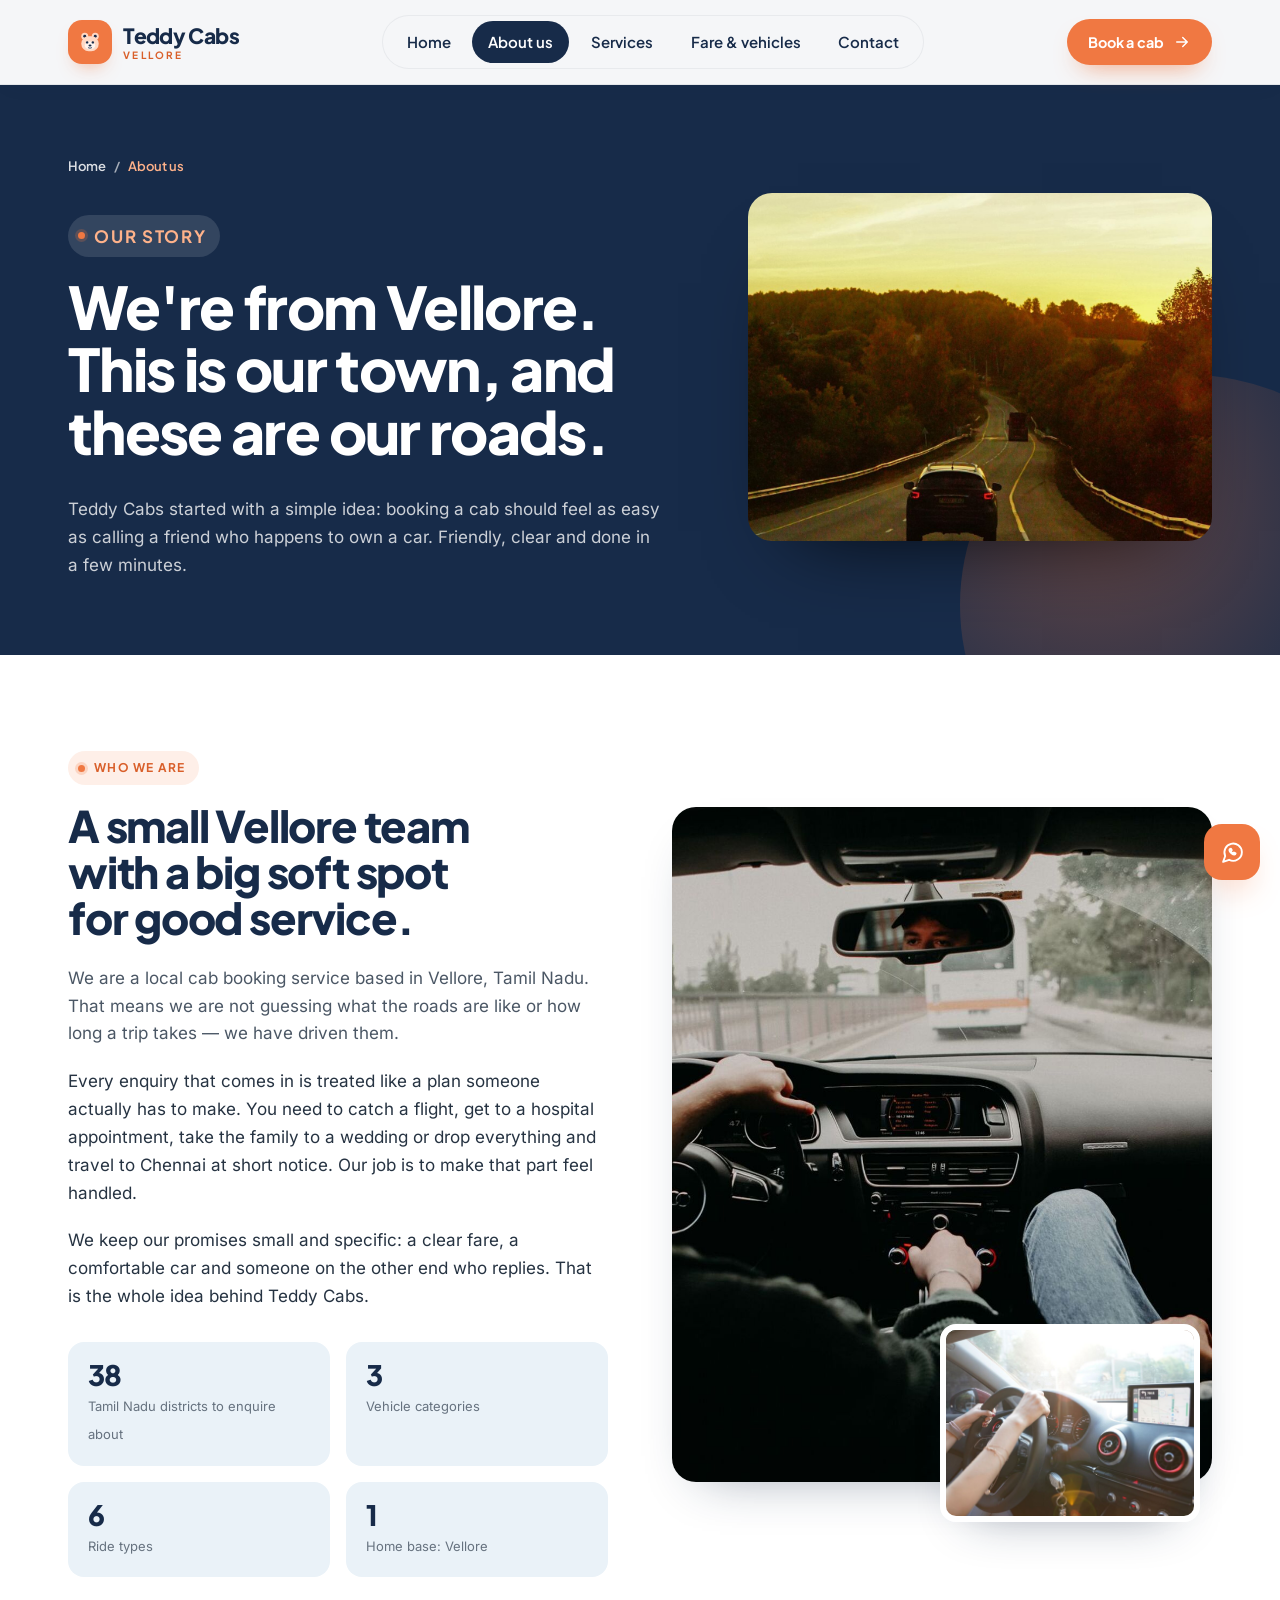
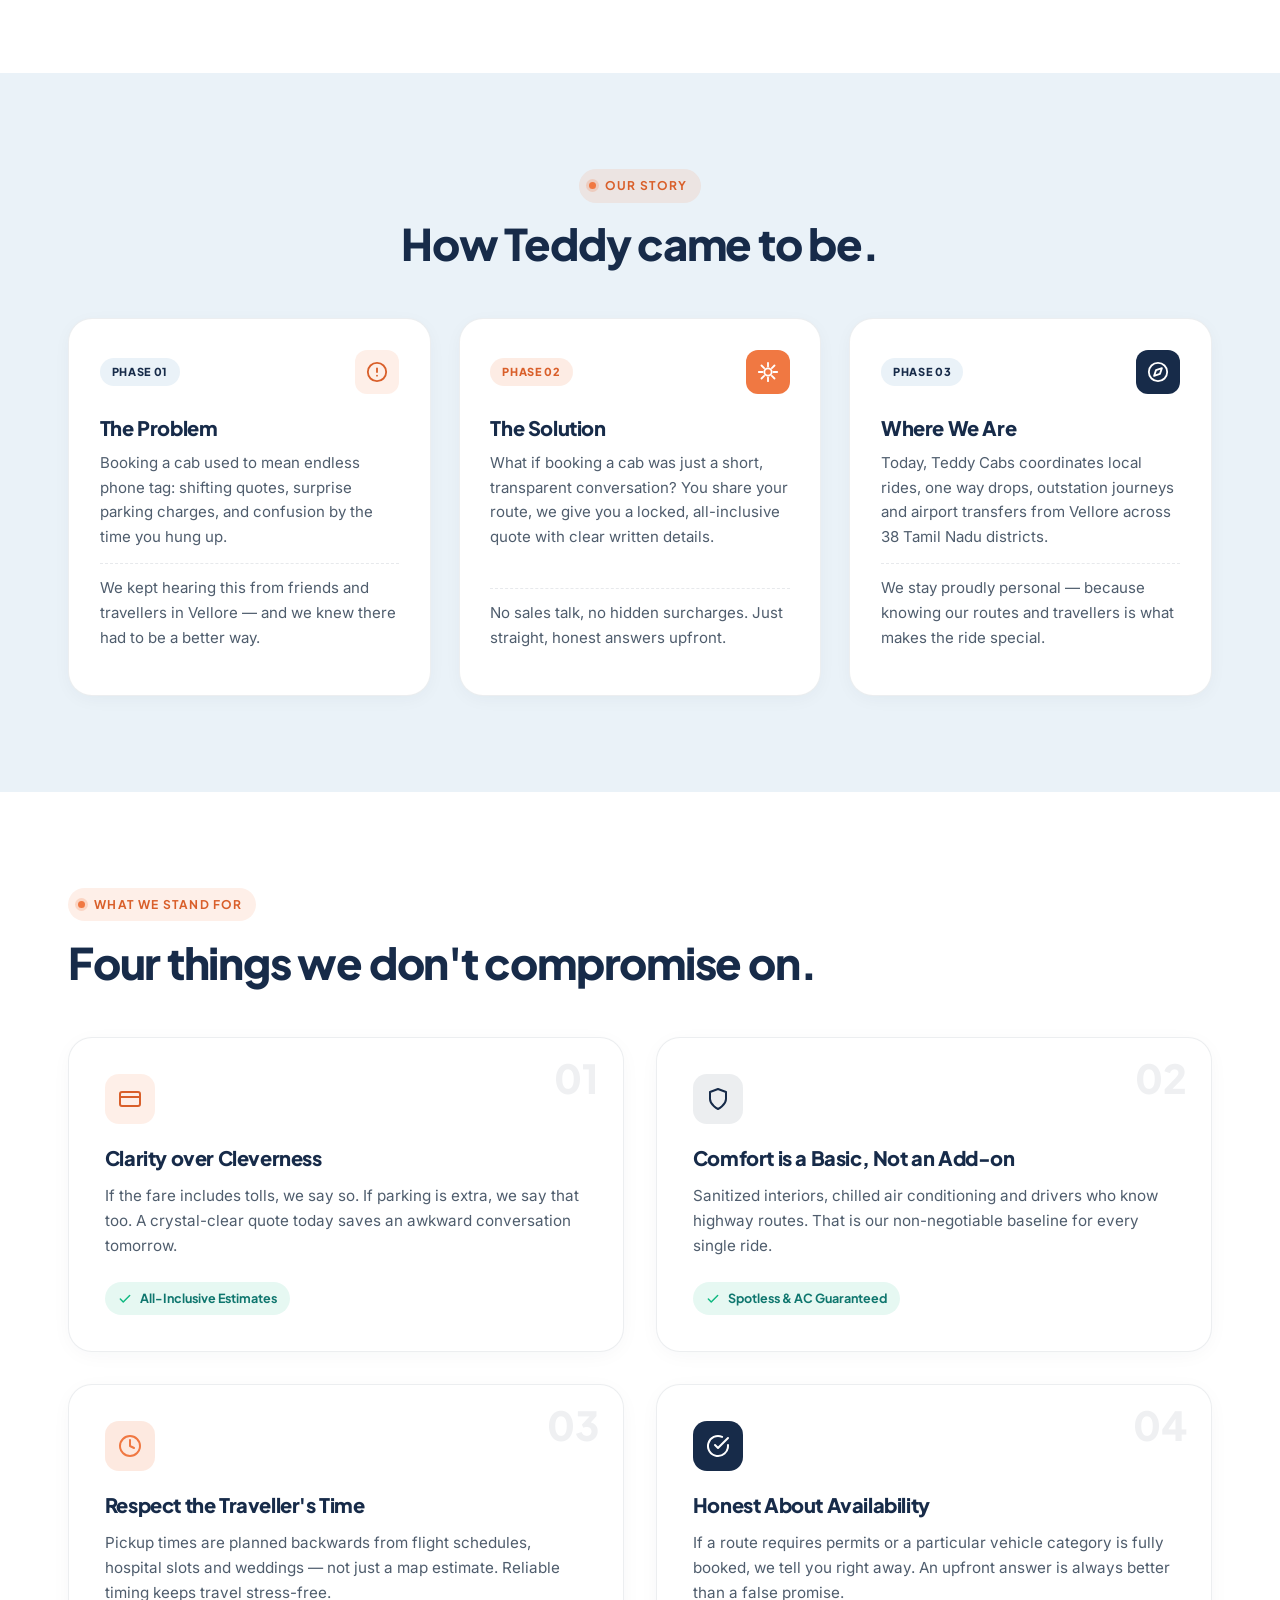
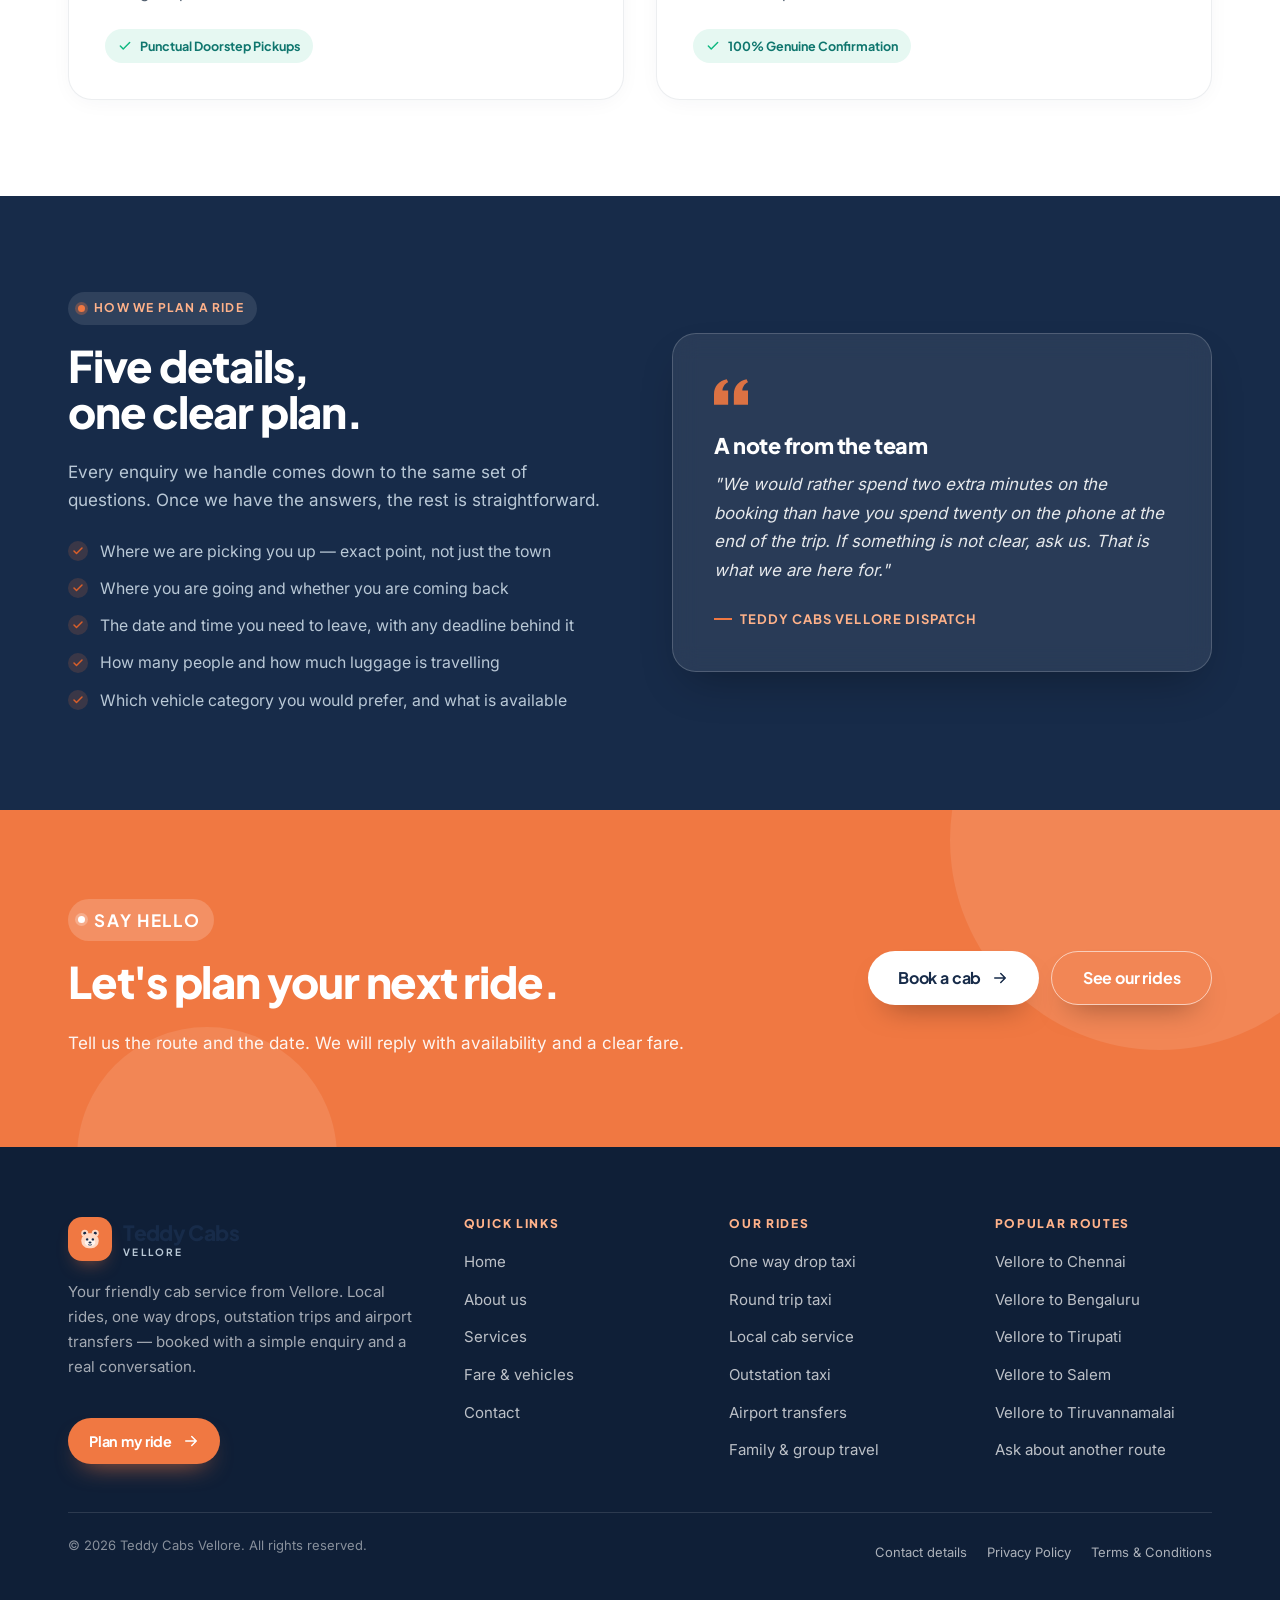
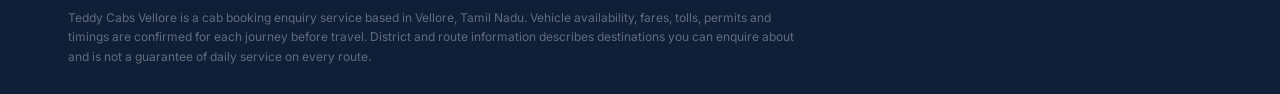
<file: about.html>
<!DOCTYPE html>
<html lang="en-IN">
<head>
<meta charset="utf-8">
<meta name="viewport" content="width=device-width, initial-scale=1, viewport-fit=cover">
<title>About Teddy Cabs Vellore | Local Cab Service You Can Rely On</title>
<meta name="description" content="Meet Teddy Cabs Vellore — a friendly, Vellore-based cab service built on clear fares, comfortable vehicles and honest communication. Our story, values and how we plan every ride.">
<meta name="keywords" content="about Teddy Cabs Vellore, Vellore cab company, local taxi service Vellore, Vellore taxi team">
<meta name="author" content="Teddy Cabs Vellore">
<meta name="robots" content="index, follow, max-image-preview:large, max-snippet:-1, max-video-preview:-1">
<link rel="canonical" href="https://teddycabsvellore.com/about.html">
<meta name="theme-color" content="#172B49">

<meta property="og:type" content="website">
<meta property="og:site_name" content="Teddy Cabs Vellore">
<meta property="og:locale" content="en_IN">
<meta property="og:title" content="About Teddy Cabs Vellore — a local cab crew">
<meta property="og:description" content="A Vellore cab service built on clear fares, comfy cars and straight answers. Read our story and how we work.">
<meta property="og:image" content="https://teddycabsvellore.com/assets/og/about.jpg">
<meta property="og:image:width" content="1200">
<meta property="og:image:height" content="630">
<meta property="og:image:alt" content="Teddy Cabs Vellore — friendly cab booking from Vellore, Tamil Nadu">
<meta property="og:url" content="https://teddycabsvellore.com/about.html">

<meta name="twitter:card" content="summary_large_image">
<meta name="twitter:title" content="About Teddy Cabs Vellore — a local cab crew">
<meta name="twitter:description" content="A Vellore cab service built on clear fares, comfy cars and straight answers. Read our story and how we work.">
<meta name="twitter:image" content="https://teddycabsvellore.com/assets/og/about.jpg">
<meta name="twitter:image:alt" content="Teddy Cabs Vellore — friendly cab booking from Vellore, Tamil Nadu">

<link rel="icon" type="image/svg+xml" href="assets/favicon.svg">
<link rel="apple-touch-icon" href="assets/apple-touch-icon.png">

<link rel="preload" href="assets/fonts/PlusJakartaSans-800.woff2" as="font" type="font/woff2" crossorigin>
<link rel="preload" href="assets/fonts/Inter-400.woff2" as="font" type="font/woff2" crossorigin>
<link rel="stylesheet" href="css/style.css">

<script type="application/ld+json">
{
  "@context": "https://schema.org",
  "@graph": [
    {
      "@type": "TaxiService",
      "@id": "https://teddycabsvellore.com/#business",
      "name": "Teddy Cabs Vellore",
      "url": "https://teddycabsvellore.com/",
      "image": "https://teddycabsvellore.com/assets/og/about.jpg",
      "description": "Teddy Cabs Vellore is a friendly Vellore-based cab booking service for local rides, one way drops, outstation trips, airport transfers and family travel across Tamil Nadu.",
      "areaServed": [
        {
          "@type": "City",
          "name": "Vellore"
        },
        {
          "@type": "State",
          "name": "Tamil Nadu"
        },
        {
          "@type": "Country",
          "name": "India"
        }
      ],
      "address": {
        "@type": "PostalAddress",
        "streetAddress": "246/2B, Sakthi Nagar, Kalpudhur, Katpadi",
        "addressLocality": "Vellore",
        "postalCode": "632007",
        "addressRegion": "Tamil Nadu",
        "addressCountry": "IN"
      },
      "telephone": "+918148596089",
      "knowsLanguage": [
        "en",
        "ta"
      ]
    },
    {
      "@type": "AboutPage",
      "@id": "https://teddycabsvellore.com/about.html#webpage",
      "url": "https://teddycabsvellore.com/about.html",
      "name": "About Teddy Cabs Vellore | Local Cab Service You Can Rely On",
      "description": "Meet Teddy Cabs Vellore — a friendly, Vellore-based cab service built on clear fares, comfortable vehicles and honest communication. Our story, values and how we plan every ride.",
      "isPartOf": {
        "@id": "https://teddycabsvellore.com/#website"
      },
      "about": {
        "@id": "https://teddycabsvellore.com/#business"
      },
      "inLanguage": "en-IN"
    },
    {
      "@type": "BreadcrumbList",
      "itemListElement": [
        {
          "@type": "ListItem",
          "position": 1,
          "name": "Home",
          "item": "https://teddycabsvellore.com/index.html"
        },
        {
          "@type": "ListItem",
          "position": 2,
          "name": "About us",
          "item": "https://teddycabsvellore.com/about.html"
        }
      ]
    }
  ]
}
</script>
</head>
<body class="">
<a class="skip-link" href="#main">Skip to content</a>

<header class="site-header" id="siteHeader">
  <div class="container">
    <nav class="nav" aria-label="Primary">
      <a class="brand" href="index.html" aria-label="Teddy Cabs Vellore — home">
        <span class="brand__mark"><svg viewBox="0 0 64 64" aria-hidden="true" focusable="false">
  <circle cx="20" cy="19" r="8" fill="#FFD9C5"/><circle cx="44" cy="19" r="8" fill="#FFD9C5"/>
  <circle cx="20" cy="19" r="3.4" fill="#172B49"/><circle cx="44" cy="19" r="3.4" fill="#172B49"/>
  <rect x="12" y="19" width="40" height="34" rx="17" fill="#FFD9C5"/>
  <ellipse cx="32" cy="40" rx="12" ry="9" fill="#FFF4EE"/>
  <circle cx="25.5" cy="33" r="2.7" fill="#172B49"/><circle cx="38.5" cy="33" r="2.7" fill="#172B49"/>
  <ellipse cx="32" cy="40" rx="3.4" ry="2.5" fill="#172B49"/>
  <path d="M28 45c1.6 1.6 6.4 1.6 8 0" stroke="#172B49" stroke-width="1.8" fill="none" stroke-linecap="round"/>
</svg></span>
        <span class="brand__text">
          <span class="brand__name">Teddy Cabs</span>
          <span class="brand__sub">Vellore</span>
        </span>
      </a>
      <ul class="nav__links">
          <li><a class="nav__link" href="index.html">Home</a></li>
          <li><a class="nav__link is-active" href="about.html" aria-current="page">About us</a></li>
          <li><a class="nav__link" href="services.html">Services</a></li>
          <li><a class="nav__link" href="tariff.html">Fare &amp; vehicles</a></li>
          <li><a class="nav__link" href="contact.html">Contact</a></li>
      </ul>
      <div class="nav__right">
        <a class="btn btn--sm" href="https://wa.me/918148596089?text=Hello%20Teddy%20Cabs%2C%20I%20would%20like%20to%20book%20a%20cab" target="_blank" rel="noopener">Book a cab <svg viewBox="0 0 24 24" fill="none" stroke="currentColor" stroke-width="2" stroke-linecap="round" stroke-linejoin="round" aria-hidden="true"><path d="M5 12h14M13 6l6 6-6 6"/></svg></a>
        <button class="nav__toggle" type="button" aria-label="Open menu" aria-expanded="false" aria-controls="navSheet">
          <i></i><i></i><i></i>
        </button>
      </div>
    </nav>
  </div>
  <div class="nav__sheet" id="navSheet" aria-hidden="true">
    <div class="container">
      <ul>
          <li><a class="nav__sheet-link" href="index.html">Home<svg viewBox="0 0 24 24" fill="none" stroke="currentColor" stroke-width="2" stroke-linecap="round" stroke-linejoin="round" aria-hidden="true"><path d="M5 12h14M13 6l6 6-6 6"/></svg></a></li>
          <li><a class="nav__sheet-link is-active" href="about.html">About us<svg viewBox="0 0 24 24" fill="none" stroke="currentColor" stroke-width="2" stroke-linecap="round" stroke-linejoin="round" aria-hidden="true"><path d="M5 12h14M13 6l6 6-6 6"/></svg></a></li>
          <li><a class="nav__sheet-link" href="services.html">Services<svg viewBox="0 0 24 24" fill="none" stroke="currentColor" stroke-width="2" stroke-linecap="round" stroke-linejoin="round" aria-hidden="true"><path d="M5 12h14M13 6l6 6-6 6"/></svg></a></li>
          <li><a class="nav__sheet-link" href="tariff.html">Fare &amp; vehicles<svg viewBox="0 0 24 24" fill="none" stroke="currentColor" stroke-width="2" stroke-linecap="round" stroke-linejoin="round" aria-hidden="true"><path d="M5 12h14M13 6l6 6-6 6"/></svg></a></li>
          <li><a class="nav__sheet-link" href="contact.html">Contact<svg viewBox="0 0 24 24" fill="none" stroke="currentColor" stroke-width="2" stroke-linecap="round" stroke-linejoin="round" aria-hidden="true"><path d="M5 12h14M13 6l6 6-6 6"/></svg></a></li>
      </ul>
      <div class="nav__sheet-foot">
        <a class="btn" href="https://wa.me/918148596089?text=Hello%20Teddy%20Cabs%2C%20I%20would%20like%20to%20book%20a%20cab" target="_blank" rel="noopener">Book a cab <svg viewBox="0 0 24 24" fill="none" stroke="currentColor" stroke-width="2" stroke-linecap="round" stroke-linejoin="round" aria-hidden="true"><path d="M5 12h14M13 6l6 6-6 6"/></svg></a>
        <a class="btn btn--ghost" href="contact.html">Contact the team</a>
        <p class="nav__sheet-note">Vellore, Tamil Nadu &middot; Local &amp; outstation cab enquiries</p>
      </div>
    </div>
  </div>
</header>

<main id="main">
  <section class="page-hero" aria-labelledby="page-title">
    <div class="container">
      <div class="page-hero__grid">
        <div>
          <nav class="crumbs" aria-label="Breadcrumb">
            <a href="index.html">Home</a> <span aria-hidden="true">/</span> <span aria-current="page">About us</span>
          </nav>
          <p class="tagline">Our story</p>
          <h1 id="page-title">We're from Vellore. This is our town, and these are our roads.</h1>
          <p>Teddy Cabs started with a simple idea: booking a cab should feel as easy as calling a friend who happens
            to own a car. Friendly, clear and done in a few minutes.</p>
        </div>
        <div class="page-hero__media" data-reveal="zoom">
          <img src="assets/images/hero-about.jpg" alt="Car at golden hour on a quiet road near Vellore" width="1600" height="900" fetchpriority="high" decoding="async">
        </div>
      </div>
    </div>
  </section>

  <section class="section section--white">
    <div class="container">
      <div class="split">
        <div>
          <p class="tagline" data-reveal>Who we are</p>
          <h2 data-reveal data-delay="60">A small Vellore team with a big soft spot for good service.</h2>
          <p class="lede" data-reveal data-delay="100" style="margin-top:1rem">We are a local cab booking service based in
            Vellore, Tamil Nadu. That means we are not guessing what the roads are like or how long a trip takes — we
            have driven them.</p>
          <p data-reveal data-delay="140">Every enquiry that comes in is treated like a plan someone actually has to make.
            You need to catch a flight, get to a hospital appointment, take the family to a wedding or drop everything
            and travel to Chennai at short notice. Our job is to make that part feel handled.</p>
          <p data-reveal data-delay="170">We keep our promises small and specific: a clear fare, a comfortable car and
            someone on the other end who replies. That is the whole idea behind Teddy Cabs.</p>
          <div class="stat-row" data-reveal data-delay="200">
            <div class="stat"><strong>38</strong><span>Tamil Nadu districts to enquire about</span></div>
            <div class="stat"><strong>3</strong><span>Vehicle categories</span></div>
            <div class="stat"><strong>6</strong><span>Ride types</span></div>
            <div class="stat"><strong>1</strong><span>Home base: Vellore</span></div>
          </div>
        </div>
        <div class="media-stack" data-reveal="right">
          <div class="media-frame media-frame--tall">
            <img src="assets/images/about-story.jpg" alt="Driver behind the wheel during a cab ride in Tamil Nadu" width="1000" height="1250" loading="lazy" decoding="async">
          </div>
          <div class="media-stack__small">
            <img src="assets/images/about-drive.jpg" alt="Dashboard view of a car travelling on an open road" width="1100" height="760" loading="lazy" decoding="async">
          </div>
        </div>
      </div>
    </div>
  </section>

  <section class="section section--sky">
    <div class="container">
      <div class="section-head section-head--center">
        <p class="tagline" data-reveal>Our story</p>
        <h2 data-reveal data-delay="60">How Teddy came to be.</h2>
      </div>
      <div class="story-grid">
        <article class="story-card" data-reveal data-delay="0">
          <div class="story-card__top">
            <span class="story-card__step">Phase 01</span>
            <span class="story-card__icon story-card__icon--warm" aria-hidden="true">
              <svg width="22" height="22" viewBox="0 0 24 24" fill="none" stroke="currentColor" stroke-width="2" stroke-linecap="round" stroke-linejoin="round"><circle cx="12" cy="12" r="10"/><line x1="12" y1="8" x2="12" y2="12"/><line x1="12" y1="16" x2="12.01" y2="16"/></svg>
            </span>
          </div>
          <h3>The Problem</h3>
          <p>Booking a cab used to mean endless phone tag: shifting quotes, surprise parking charges, and confusion by the time you hung up.</p>
          <p class="story-card__sub">We kept hearing this from friends and travellers in Vellore — and we knew there had to be a better way.</p>
        </article>

        <article class="story-card" data-reveal data-delay="80">
          <div class="story-card__top">
            <span class="story-card__step story-card__step--accent">Phase 02</span>
            <span class="story-card__icon story-card__icon--orange" aria-hidden="true">
              <svg width="22" height="22" viewBox="0 0 24 24" fill="none" stroke="currentColor" stroke-width="2" stroke-linecap="round" stroke-linejoin="round"><path d="M12 2v4M12 18v4M4.93 4.93l2.83 2.83M16.24 16.24l2.83 2.83M2 12h4M18 12h4M4.93 19.07l2.83-2.83M16.24 7.76l2.83-2.83"/><circle cx="12" cy="12" r="4"/></svg>
            </span>
          </div>
          <h3>The Solution</h3>
          <p>What if booking a cab was just a short, transparent conversation? You share your route, we give you a locked, all-inclusive quote with clear written details.</p>
          <p class="story-card__sub">No sales talk, no hidden surcharges. Just straight, honest answers upfront.</p>
        </article>

        <article class="story-card" data-reveal data-delay="160">
          <div class="story-card__top">
            <span class="story-card__step">Phase 03</span>
            <span class="story-card__icon story-card__icon--navy" aria-hidden="true">
              <svg width="22" height="22" viewBox="0 0 24 24" fill="none" stroke="currentColor" stroke-width="2" stroke-linecap="round" stroke-linejoin="round"><circle cx="12" cy="12" r="10"/><polygon points="16.24 7.76 14.12 14.12 7.76 16.24 9.88 9.88 16.24 7.76"/></svg>
            </span>
          </div>
          <h3>Where We Are</h3>
          <p>Today, Teddy Cabs coordinates local rides, one way drops, outstation journeys and airport transfers from Vellore across 38 Tamil Nadu districts.</p>
          <p class="story-card__sub">We stay proudly personal — because knowing our routes and travellers is what makes the ride special.</p>
        </article>
      </div>
    </div>
  </section>

  <section class="section section--white">
    <div class="container">
      <div class="section-head">
        <p class="tagline" data-reveal>What we stand for</p>
        <h2 data-reveal data-delay="60">Four things we don't compromise on.</h2>
      </div>
      <div class="stand-grid">
        <article class="stand-card" data-reveal data-delay="0">
          <span class="stand-card__num" aria-hidden="true">01</span>
          <div class="stand-card__icon" aria-hidden="true">
            <svg width="24" height="24" viewBox="0 0 24 24" fill="none" stroke="currentColor" stroke-width="2" stroke-linecap="round" stroke-linejoin="round"><rect x="2" y="5" width="20" height="14" rx="2"/><line x1="2" y1="10" x2="22" y2="10"/></svg>
          </div>
          <h3>Clarity over Cleverness</h3>
          <p>If the fare includes tolls, we say so. If parking is extra, we say that too. A crystal-clear quote today saves an awkward conversation tomorrow.</p>
          <div class="stand-card__tag">
            <svg width="14" height="14" viewBox="0 0 24 24" fill="none" stroke="currentColor" stroke-width="2.5" stroke-linecap="round" stroke-linejoin="round" aria-hidden="true"><polyline points="20 6 9 17 4 12"/></svg>
            All-Inclusive Estimates
          </div>
        </article>

        <article class="stand-card" data-reveal data-delay="80">
          <span class="stand-card__num" aria-hidden="true">02</span>
          <div class="stand-card__icon stand-card__icon--blue" aria-hidden="true">
            <svg width="24" height="24" viewBox="0 0 24 24" fill="none" stroke="currentColor" stroke-width="2" stroke-linecap="round" stroke-linejoin="round"><path d="M12 22s8-4 8-10V5l-8-3-8 3v7c0 6 8 10 8 10z"/></svg>
          </div>
          <h3>Comfort is a Basic, Not an Add-on</h3>
          <p>Sanitized interiors, chilled air conditioning and drivers who know highway routes. That is our non-negotiable baseline for every single ride.</p>
          <div class="stand-card__tag">
            <svg width="14" height="14" viewBox="0 0 24 24" fill="none" stroke="currentColor" stroke-width="2.5" stroke-linecap="round" stroke-linejoin="round" aria-hidden="true"><polyline points="20 6 9 17 4 12"/></svg>
            Spotless &amp; AC Guaranteed
          </div>
        </article>

        <article class="stand-card" data-reveal data-delay="160">
          <span class="stand-card__num" aria-hidden="true">03</span>
          <div class="stand-card__icon stand-card__icon--warm" aria-hidden="true">
            <svg width="24" height="24" viewBox="0 0 24 24" fill="none" stroke="currentColor" stroke-width="2" stroke-linecap="round" stroke-linejoin="round"><circle cx="12" cy="12" r="10"/><polyline points="12 6 12 12 16 14"/></svg>
          </div>
          <h3>Respect the Traveller's Time</h3>
          <p>Pickup times are planned backwards from flight schedules, hospital slots and weddings — not just a map estimate. Reliable timing keeps travel stress-free.</p>
          <div class="stand-card__tag">
            <svg width="14" height="14" viewBox="0 0 24 24" fill="none" stroke="currentColor" stroke-width="2.5" stroke-linecap="round" stroke-linejoin="round" aria-hidden="true"><polyline points="20 6 9 17 4 12"/></svg>
            Punctual Doorstep Pickups
          </div>
        </article>

        <article class="stand-card" data-reveal data-delay="240">
          <span class="stand-card__num" aria-hidden="true">04</span>
          <div class="stand-card__icon stand-card__icon--navy" aria-hidden="true">
            <svg width="24" height="24" viewBox="0 0 24 24" fill="none" stroke="currentColor" stroke-width="2" stroke-linecap="round" stroke-linejoin="round"><path d="M22 11.08V12a10 10 0 1 1-5.93-9.14"/><polyline points="22 4 12 14.01 9 11.01"/></svg>
          </div>
          <h3>Honest About Availability</h3>
          <p>If a route requires permits or a particular vehicle category is fully booked, we tell you right away. An upfront answer is always better than a false promise.</p>
          <div class="stand-card__tag">
            <svg width="14" height="14" viewBox="0 0 24 24" fill="none" stroke="currentColor" stroke-width="2.5" stroke-linecap="round" stroke-linejoin="round" aria-hidden="true"><polyline points="20 6 9 17 4 12"/></svg>
            100% Genuine Confirmation
          </div>
        </article>
      </div>
    </div>
  </section>

  <section class="section section--navy">
    <div class="container">
      <div class="split" style="align-items:center">
        <div>
          <p class="tagline" data-reveal>How we plan a ride</p>
          <h2 data-reveal data-delay="60">Five details, one clear plan.</h2>
          <p class="lede" data-reveal data-delay="100" style="margin-top:1rem">Every enquiry we handle comes down to the
            same set of questions. Once we have the answers, the rest is straightforward.</p>
          <ul class="check-list" data-reveal data-delay="140">
            <li>Where we are picking you up — exact point, not just the town</li>
            <li>Where you are going and whether you are coming back</li>
            <li>The date and time you need to leave, with any deadline behind it</li>
            <li>How many people and how much luggage is travelling</li>
            <li>Which vehicle category you would prefer, and what is available</li>
          </ul>
        </div>
        <div class="team-quote-box" data-reveal data-delay="120">
          <div class="team-quote-box__mark" aria-hidden="true">
            <svg width="34" height="34" viewBox="0 0 24 24" fill="currentColor"><path d="M14.017 21v-7.391c0-5.704 3.731-9.57 8.983-10.609l.995 2.151c-2.432.917-3.995 3.638-3.995 5.849h4v10h-9.983zm-14.017 0v-7.391c0-5.704 3.748-9.57 9-10.609l.996 2.151c-2.433.917-3.996 3.638-3.996 5.849h3.983v10h-9.983z"/></svg>
          </div>
          <h3>A note from the team</h3>
          <p>"We would rather spend two extra minutes on the booking than have you spend twenty on the phone at the end of the trip. If something is not clear, ask us. That is what we are here for."</p>
          <div class="team-quote-box__author">Teddy Cabs Vellore Dispatch</div>
        </div>
      </div>
    </div>
  </section>

  <section class="cta" aria-labelledby="about-cta">
    <div class="container">
      <div class="cta__inner">
        <div>
          <p class="tagline" data-reveal>Say hello</p>
          <h2 id="about-cta" data-reveal data-delay="60">Let's plan your next ride.</h2>
          <p data-reveal data-delay="100">Tell us the route and the date. We will reply with availability and a clear fare.</p>
        </div>
        <div class="cta__actions" data-reveal data-delay="140">
          <a class="btn" href="https://wa.me/918148596089?text=Hello%20Teddy%20Cabs%2C%20I%20would%20like%20to%20book%20a%20cab" target="_blank" rel="noopener">Book a cab <svg viewBox="0 0 24 24" fill="none" stroke="currentColor" stroke-width="2" stroke-linecap="round" stroke-linejoin="round" aria-hidden="true"><path d="M5 12h14M13 6l6 6-6 6"/></svg></a>
          <a class="btn btn--ghost" href="services.html">See our rides</a>
        </div>
      </div>
    </div>
  </section>
</main>

<footer class="site-footer">
  <div class="container">
    <div class="footer-grid">
      <div class="footer-brand">
        <a class="brand" href="index.html" aria-label="Teddy Cabs Vellore — home">
          <span class="brand__mark"><svg viewBox="0 0 64 64" aria-hidden="true" focusable="false">
  <circle cx="20" cy="19" r="8" fill="#FFD9C5"/><circle cx="44" cy="19" r="8" fill="#FFD9C5"/>
  <circle cx="20" cy="19" r="3.4" fill="#172B49"/><circle cx="44" cy="19" r="3.4" fill="#172B49"/>
  <rect x="12" y="19" width="40" height="34" rx="17" fill="#FFD9C5"/>
  <ellipse cx="32" cy="40" rx="12" ry="9" fill="#FFF4EE"/>
  <circle cx="25.5" cy="33" r="2.7" fill="#172B49"/><circle cx="38.5" cy="33" r="2.7" fill="#172B49"/>
  <ellipse cx="32" cy="40" rx="3.4" ry="2.5" fill="#172B49"/>
  <path d="M28 45c1.6 1.6 6.4 1.6 8 0" stroke="#172B49" stroke-width="1.8" fill="none" stroke-linecap="round"/>
</svg></span>
          <span class="brand__text">
            <span class="brand__name">Teddy Cabs</span>
            <span class="brand__sub">Vellore</span>
          </span>
        </a>
        <p>Your friendly cab service from Vellore. Local rides, one way drops, outstation trips and airport transfers — booked with a simple enquiry and a real conversation.</p>
        <a class="btn btn--sm" href="https://wa.me/918148596089?text=Hello%20Teddy%20Cabs%2C%20I%20would%20like%20to%20plan%20a%20ride" target="_blank" rel="noopener">Plan my ride <svg viewBox="0 0 24 24" fill="none" stroke="currentColor" stroke-width="2" stroke-linecap="round" stroke-linejoin="round" aria-hidden="true"><path d="M5 12h14M13 6l6 6-6 6"/></svg></a>
      </div>
      <div class="footer-col">
        <h3>Quick links</h3>
        <ul>
          <li><a href="index.html">Home</a></li>
          <li><a href="about.html">About us</a></li>
          <li><a href="services.html">Services</a></li>
          <li><a href="tariff.html">Fare &amp; vehicles</a></li>
          <li><a href="contact.html">Contact</a></li>
        </ul>
      </div>
      <div class="footer-col">
        <h3>Our rides</h3>
        <ul>
          <li><a href="services.html#one-way">One way drop taxi</a></li>
          <li><a href="services.html#round-trip">Round trip taxi</a></li>
          <li><a href="services.html#local">Local cab service</a></li>
          <li><a href="services.html#outstation">Outstation taxi</a></li>
          <li><a href="services.html#airport">Airport transfers</a></li>
          <li><a href="services.html#family">Family &amp; group travel</a></li>
        </ul>
      </div>
      <div class="footer-col">
        <h3>Popular routes</h3>
        <ul>
          <li><a href="index.html#routes">Vellore to Chennai</a></li>
          <li><a href="index.html#routes">Vellore to Bengaluru</a></li>
          <li><a href="index.html#routes">Vellore to Tirupati</a></li>
          <li><a href="index.html#routes">Vellore to Salem</a></li>
          <li><a href="index.html#routes">Vellore to Tiruvannamalai</a></li>
          <li><a href="contact.html">Ask about another route</a></li>
        </ul>
      </div>
    </div>
    <div class="footer-bottom">
      <p>&copy; <span data-year>2026</span> Teddy Cabs Vellore. All rights reserved.</p>
      <ul>
        <li><a href="contact.html#contact-details">Contact details</a></li>
        <li><a href="privacy.html">Privacy Policy</a></li>
        <li><a href="terms.html">Terms &amp; Conditions</a></li>
      </ul>
    </div>
    <p class="footer-legal">Teddy Cabs Vellore is a cab booking enquiry service based in Vellore, Tamil Nadu. Vehicle availability, fares, tolls, permits and timings are confirmed for each journey before travel. District and route information describes destinations you can enquire about and is not a guarantee of daily service on every route.</p>
  </div>
</footer>
<a class="float-wa" href="https://wa.me/918148596089" target="_blank" rel="noopener" aria-label="Plan a cab journey on WhatsApp"><svg viewBox="0 0 24 24" fill="none" stroke="currentColor" stroke-width="1.9" stroke-linecap="round" stroke-linejoin="round" aria-hidden="true"><path d="M21 11.5a8.4 8.4 0 0 1-12.3 7.5L3 21l2-5.6A8.4 8.4 0 1 1 21 11.5z"/><path d="M9 9.5c0 .8 1 2.4 2 3.2s2.2 1.3 2.9 1.3c.5 0 1-.6 1.1-1.1l-1.6-.9-1 .8c-.7-.3-1.6-1.3-1.9-2l.8-1-.8-1.5c-.6.1-1.5.4-1.5 1.2z"/></svg></a>
<script src="js/script.js" defer></script>
</body>
</html>
</file>
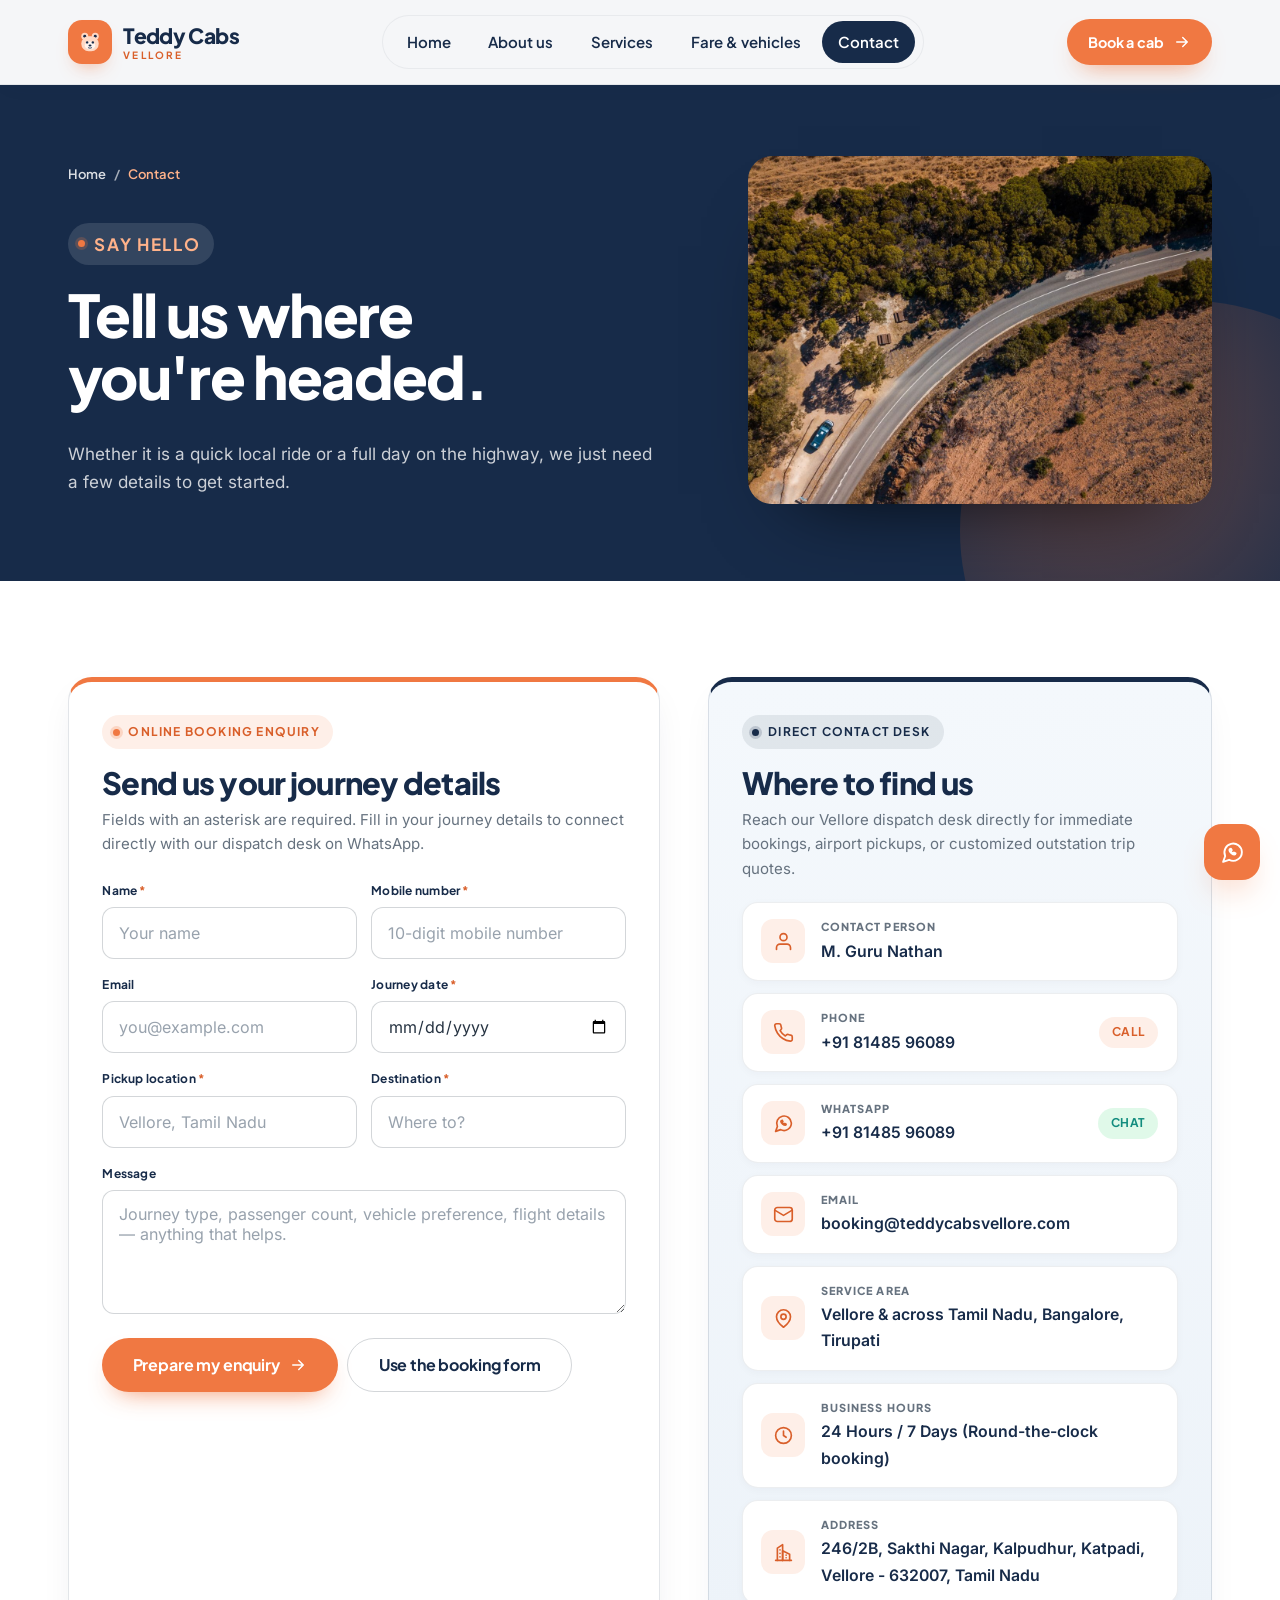
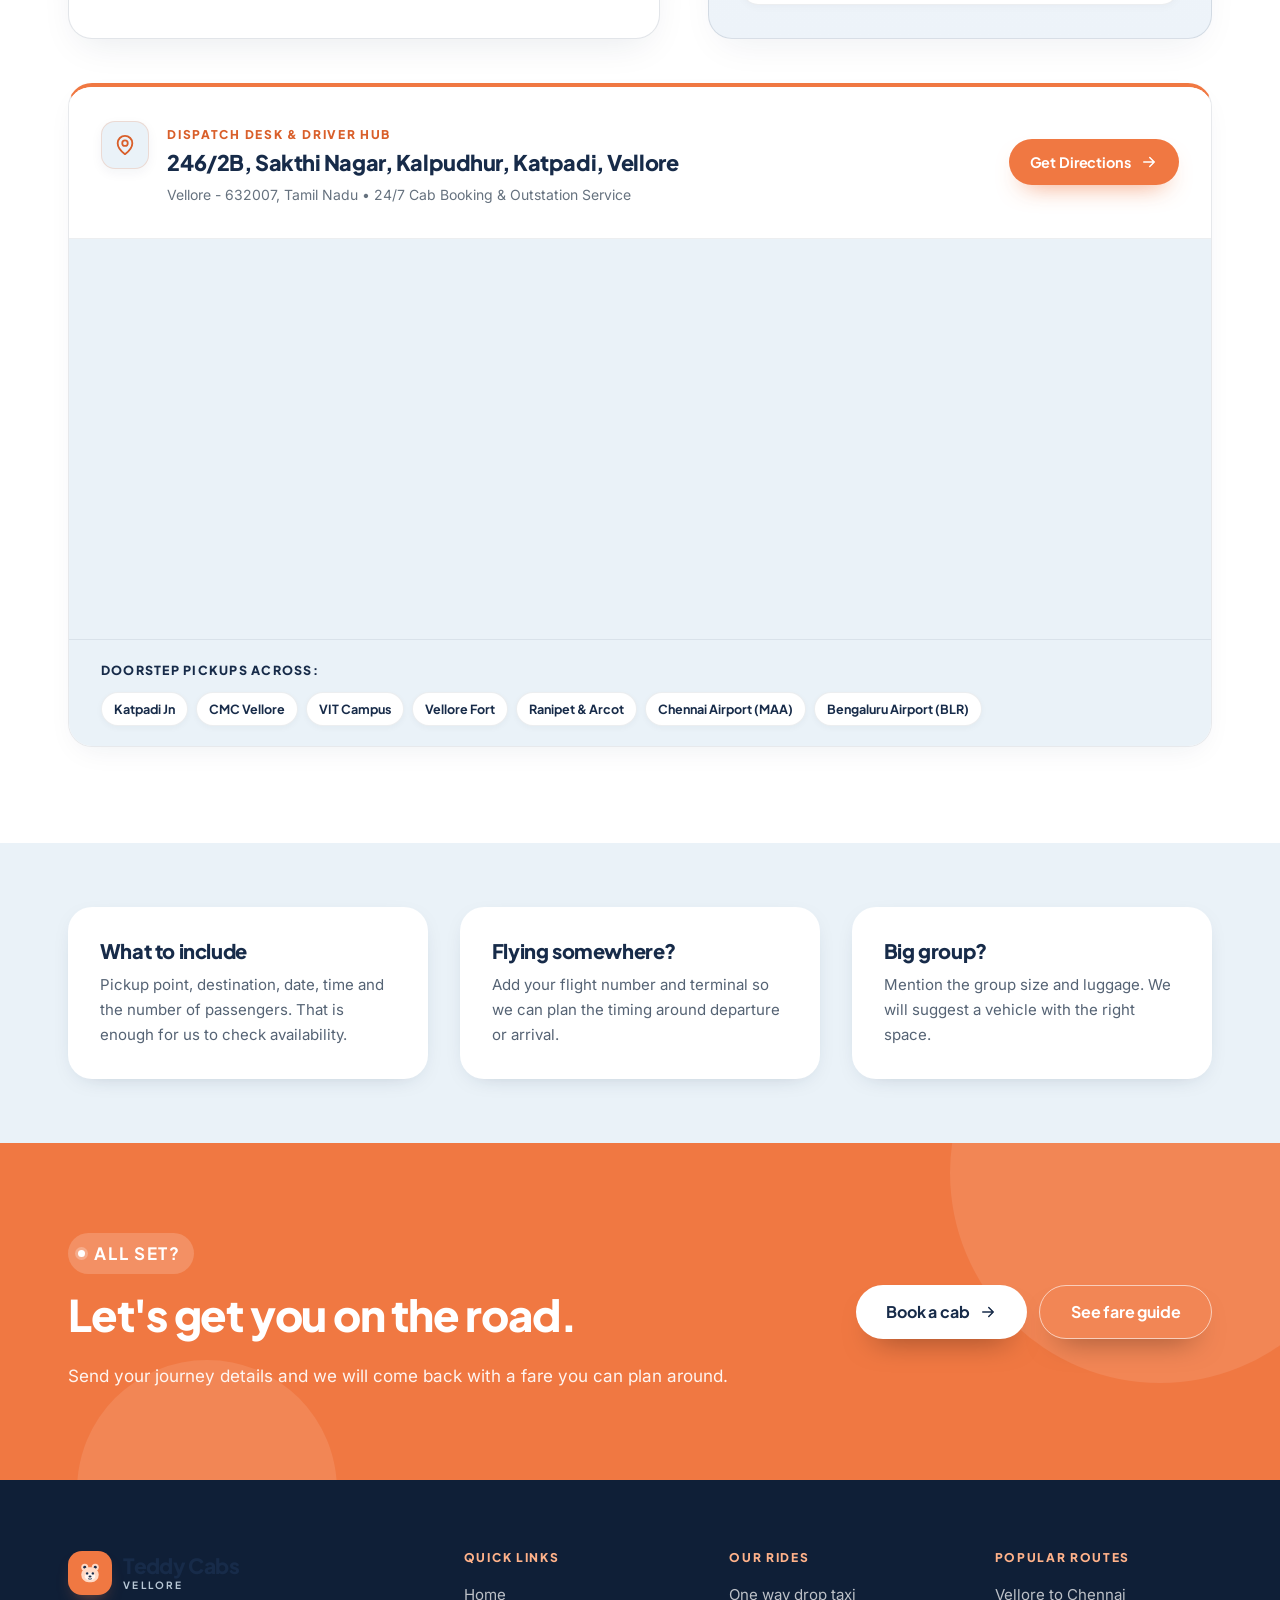
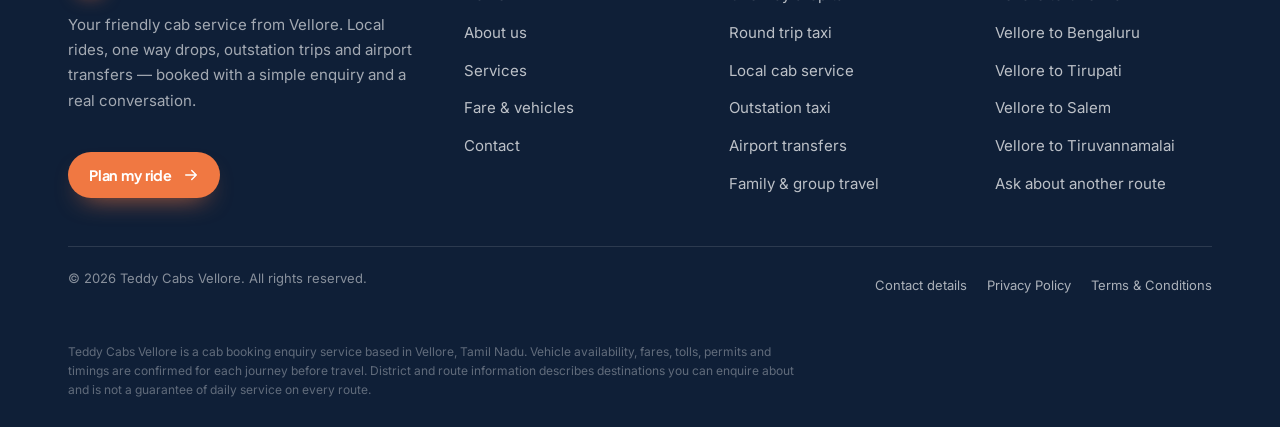
<file: contact.html>
<!DOCTYPE html>
<html lang="en-IN">
<head>
<meta charset="utf-8">
<meta name="viewport" content="width=device-width, initial-scale=1, viewport-fit=cover">
<title>Contact Teddy Cabs Vellore | Book Your Cab</title>
<meta name="description" content="Get in touch with Teddy Cabs Vellore to plan a local ride, one way drop, outstation trip or airport transfer. Send your journey details and we will reply with availability and a fare.">
<meta name="keywords" content="contact Teddy Cabs Vellore, Vellore cab booking, book taxi Vellore, Teddy Cabs phone number">
<meta name="author" content="Teddy Cabs Vellore">
<meta name="robots" content="index, follow, max-image-preview:large, max-snippet:-1, max-video-preview:-1">
<link rel="canonical" href="https://teddycabsvellore.com/contact.html">
<meta name="theme-color" content="#172B49">

<meta property="og:type" content="website">
<meta property="og:site_name" content="Teddy Cabs Vellore">
<meta property="og:locale" content="en_IN">
<meta property="og:title" content="Contact Teddy Cabs Vellore — let's plan your ride">
<meta property="og:description" content="Send your route, date and vehicle preference. Our contact channels are published as soon as they are confirmed.">
<meta property="og:image" content="https://teddycabsvellore.com/assets/og/contact.jpg">
<meta property="og:image:width" content="1200">
<meta property="og:image:height" content="630">
<meta property="og:image:alt" content="Teddy Cabs Vellore — friendly cab booking from Vellore, Tamil Nadu">
<meta property="og:url" content="https://teddycabsvellore.com/contact.html">

<meta name="twitter:card" content="summary_large_image">
<meta name="twitter:title" content="Contact Teddy Cabs Vellore — let's plan your ride">
<meta name="twitter:description" content="Send your route, date and vehicle preference. Our contact channels are published as soon as they are confirmed.">
<meta name="twitter:image" content="https://teddycabsvellore.com/assets/og/contact.jpg">
<meta name="twitter:image:alt" content="Teddy Cabs Vellore — friendly cab booking from Vellore, Tamil Nadu">

<link rel="icon" type="image/svg+xml" href="assets/favicon.svg">
<link rel="apple-touch-icon" href="assets/apple-touch-icon.png">

<link rel="preload" href="assets/fonts/PlusJakartaSans-800.woff2" as="font" type="font/woff2" crossorigin>
<link rel="preload" href="assets/fonts/Inter-400.woff2" as="font" type="font/woff2" crossorigin>
<link rel="stylesheet" href="css/style.css">

<script type="application/ld+json">
{
  "@context": "https://schema.org",
  "@graph": [
    {
      "@type": "TaxiService",
      "@id": "https://teddycabsvellore.com/#business",
      "name": "Teddy Cabs Vellore",
      "url": "https://teddycabsvellore.com/",
      "image": "https://teddycabsvellore.com/assets/og/contact.jpg",
      "description": "Teddy Cabs Vellore is a friendly Vellore-based cab booking service for local rides, one way drops, outstation trips, airport transfers and family travel across Tamil Nadu.",
      "areaServed": [
        {
          "@type": "City",
          "name": "Vellore"
        },
        {
          "@type": "State",
          "name": "Tamil Nadu"
        },
        {
          "@type": "Country",
          "name": "India"
        }
      ],
      "address": {
        "@type": "PostalAddress",
        "streetAddress": "246/2B, Sakthi Nagar, Kalpudhur, Katpadi",
        "addressLocality": "Vellore",
        "postalCode": "632007",
        "addressRegion": "Tamil Nadu",
        "addressCountry": "IN"
      },
      "telephone": "+918148596089",
      "knowsLanguage": [
        "en",
        "ta"
      ]
    },
    {
      "@type": "ContactPage",
      "@id": "https://teddycabsvellore.com/contact.html#webpage",
      "url": "https://teddycabsvellore.com/contact.html",
      "name": "Contact Teddy Cabs Vellore | Book Your Cab",
      "description": "Get in touch with Teddy Cabs Vellore to plan a local ride, one way drop, outstation trip or airport transfer. Send your journey details and we will reply with availability and a fare.",
      "isPartOf": {
        "@id": "https://teddycabsvellore.com/#website"
      },
      "about": {
        "@id": "https://teddycabsvellore.com/#business"
      },
      "inLanguage": "en-IN"
    },
    {
      "@type": "BreadcrumbList",
      "itemListElement": [
        {
          "@type": "ListItem",
          "position": 1,
          "name": "Home",
          "item": "https://teddycabsvellore.com/index.html"
        },
        {
          "@type": "ListItem",
          "position": 2,
          "name": "Contact",
          "item": "https://teddycabsvellore.com/contact.html"
        }
      ]
    }
  ]
}
</script>
</head>
<body class="">
<a class="skip-link" href="#main">Skip to content</a>

<header class="site-header" id="siteHeader">
  <div class="container">
    <nav class="nav" aria-label="Primary">
      <a class="brand" href="index.html" aria-label="Teddy Cabs Vellore — home">
        <span class="brand__mark"><svg viewBox="0 0 64 64" aria-hidden="true" focusable="false">
  <circle cx="20" cy="19" r="8" fill="#FFD9C5"/><circle cx="44" cy="19" r="8" fill="#FFD9C5"/>
  <circle cx="20" cy="19" r="3.4" fill="#172B49"/><circle cx="44" cy="19" r="3.4" fill="#172B49"/>
  <rect x="12" y="19" width="40" height="34" rx="17" fill="#FFD9C5"/>
  <ellipse cx="32" cy="40" rx="12" ry="9" fill="#FFF4EE"/>
  <circle cx="25.5" cy="33" r="2.7" fill="#172B49"/><circle cx="38.5" cy="33" r="2.7" fill="#172B49"/>
  <ellipse cx="32" cy="40" rx="3.4" ry="2.5" fill="#172B49"/>
  <path d="M28 45c1.6 1.6 6.4 1.6 8 0" stroke="#172B49" stroke-width="1.8" fill="none" stroke-linecap="round"/>
</svg></span>
        <span class="brand__text">
          <span class="brand__name">Teddy Cabs</span>
          <span class="brand__sub">Vellore</span>
        </span>
      </a>
      <ul class="nav__links">
          <li><a class="nav__link" href="index.html">Home</a></li>
          <li><a class="nav__link" href="about.html">About us</a></li>
          <li><a class="nav__link" href="services.html">Services</a></li>
          <li><a class="nav__link" href="tariff.html">Fare &amp; vehicles</a></li>
          <li><a class="nav__link is-active" href="contact.html" aria-current="page">Contact</a></li>
      </ul>
      <div class="nav__right">
        <a class="btn btn--sm" href="https://wa.me/918148596089?text=Hello%20Teddy%20Cabs%2C%20I%20would%20like%20to%20book%20a%20cab" target="_blank" rel="noopener">Book a cab <svg viewBox="0 0 24 24" fill="none" stroke="currentColor" stroke-width="2" stroke-linecap="round" stroke-linejoin="round" aria-hidden="true"><path d="M5 12h14M13 6l6 6-6 6"/></svg></a>
        <button class="nav__toggle" type="button" aria-label="Open menu" aria-expanded="false" aria-controls="navSheet">
          <i></i><i></i><i></i>
        </button>
      </div>
    </nav>
  </div>
  <div class="nav__sheet" id="navSheet" aria-hidden="true">
    <div class="container">
      <ul>
          <li><a class="nav__sheet-link" href="index.html">Home<svg viewBox="0 0 24 24" fill="none" stroke="currentColor" stroke-width="2" stroke-linecap="round" stroke-linejoin="round" aria-hidden="true"><path d="M5 12h14M13 6l6 6-6 6"/></svg></a></li>
          <li><a class="nav__sheet-link" href="about.html">About us<svg viewBox="0 0 24 24" fill="none" stroke="currentColor" stroke-width="2" stroke-linecap="round" stroke-linejoin="round" aria-hidden="true"><path d="M5 12h14M13 6l6 6-6 6"/></svg></a></li>
          <li><a class="nav__sheet-link" href="services.html">Services<svg viewBox="0 0 24 24" fill="none" stroke="currentColor" stroke-width="2" stroke-linecap="round" stroke-linejoin="round" aria-hidden="true"><path d="M5 12h14M13 6l6 6-6 6"/></svg></a></li>
          <li><a class="nav__sheet-link" href="tariff.html">Fare &amp; vehicles<svg viewBox="0 0 24 24" fill="none" stroke="currentColor" stroke-width="2" stroke-linecap="round" stroke-linejoin="round" aria-hidden="true"><path d="M5 12h14M13 6l6 6-6 6"/></svg></a></li>
          <li><a class="nav__sheet-link is-active" href="contact.html">Contact<svg viewBox="0 0 24 24" fill="none" stroke="currentColor" stroke-width="2" stroke-linecap="round" stroke-linejoin="round" aria-hidden="true"><path d="M5 12h14M13 6l6 6-6 6"/></svg></a></li>
      </ul>
      <div class="nav__sheet-foot">
        <a class="btn" href="https://wa.me/918148596089?text=Hello%20Teddy%20Cabs%2C%20I%20would%20like%20to%20book%20a%20cab" target="_blank" rel="noopener">Book a cab <svg viewBox="0 0 24 24" fill="none" stroke="currentColor" stroke-width="2" stroke-linecap="round" stroke-linejoin="round" aria-hidden="true"><path d="M5 12h14M13 6l6 6-6 6"/></svg></a>
        <a class="btn btn--ghost" href="contact.html">Contact the team</a>
        <p class="nav__sheet-note">Vellore, Tamil Nadu &middot; Local &amp; outstation cab enquiries</p>
      </div>
    </div>
  </div>
</header>

<main id="main">
  <section class="page-hero" aria-labelledby="page-title">
    <div class="container">
      <div class="page-hero__grid">
        <div>
          <nav class="crumbs" aria-label="Breadcrumb">
            <a href="index.html">Home</a> <span aria-hidden="true">/</span> <span aria-current="page">Contact</span>
          </nav>
          <p class="tagline">Say hello</p>
          <h1 id="page-title">Tell us where you're headed.</h1>
          <p>Whether it is a quick local ride or a full day on the highway, we just need a few details to get started.</p>
        </div>
        <div class="page-hero__media" data-reveal="zoom">
          <img src="assets/images/hero-contact.jpg" alt="Car travelling along a road at sunset" width="1600" height="900" fetchpriority="high" decoding="async">
        </div>
      </div>
    </div>
  </section>

  <section class="section section--white">
    <div class="container">
      <div class="contact-grid">
        <div class="contact-card" data-reveal="left">
          <p class="tagline">Online booking enquiry</p>
          <h2>Send us your journey details</h2>
          <p class="muted" style="font-size:0.9375rem">Fields with an asterisk are required. Fill in your journey details to connect directly with our dispatch desk on WhatsApp.</p>
          <form id="contactForm" novalidate style="margin-top:1.5rem">
            <div class="form-grid" style="grid-template-columns:1fr 1fr">
              <div class="field">
                <label for="cname">Name <span class="req" aria-hidden="true">*</span></label>
                <input id="cname" name="cname" type="text" placeholder="Your name" autocomplete="name" required
                       data-required-message="Please tell us your name.">
                <span class="field__error" role="alert"></span>
              </div>
              <div class="field">
                <label for="cmobile">Mobile number <span class="req" aria-hidden="true">*</span></label>
                <input id="cmobile" name="cmobile" type="tel" inputmode="numeric" placeholder="10-digit mobile number"
                       autocomplete="tel" required data-validate="mobile"
                       data-required-message="Please add a mobile number so we can reply.">
                <span class="field__error" role="alert"></span>
              </div>
              <div class="field">
                <label for="cemail">Email</label>
                <input id="cemail" name="cemail" type="email" placeholder="you@example.com" autocomplete="email" data-validate="email">
                <span class="field__error" role="alert"></span>
              </div>
              <div class="field">
                <label for="cdate">Journey date <span class="req" aria-hidden="true">*</span></label>
                <input id="cdate" name="cdate" type="date" required data-validate="past-date"
                       data-required-message="Please choose your journey date.">
                <span class="field__error" role="alert"></span>
              </div>
              <div class="field">
                <label for="cpickup">Pickup location <span class="req" aria-hidden="true">*</span></label>
                <input id="cpickup" name="cpickup" type="text" placeholder="Vellore, Tamil Nadu" required
                       data-required-message="Please enter your pickup location.">
                <span class="field__error" role="alert"></span>
              </div>
              <div class="field">
                <label for="cdestination">Destination <span class="req" aria-hidden="true">*</span></label>
                <input id="cdestination" name="cdestination" type="text" placeholder="Where to?" required
                       data-required-message="Please enter your destination.">
                <span class="field__error" role="alert"></span>
              </div>
              <div class="field field--full">
                <label for="cmessage">Message</label>
                <textarea id="cmessage" name="cmessage" rows="4" placeholder="Journey type, passenger count, vehicle preference, flight details — anything that helps."></textarea>
                <span class="field__error" role="alert"></span>
              </div>
            </div>
            <div style="margin-top:1.5rem;display:flex;flex-wrap:wrap;gap:0.6rem">
              <button class="btn" type="submit">Prepare my enquiry <svg viewBox="0 0 24 24" fill="none" stroke="currentColor" stroke-width="2" stroke-linecap="round" stroke-linejoin="round" aria-hidden="true"><path d="M5 12h14M13 6l6 6-6 6"/></svg></button>
              <a class="btn btn--outline" href="index.html#booking">Use the booking form</a>
            </div>
            <div class="form-status" id="contactStatus" role="status" aria-live="polite"></div>
          </form>
        </div>

        <div id="contact-details" class="contact-info-card" data-reveal="right">
          <p class="tagline tagline--navy">Direct Contact Desk</p>
          <h2 style="font-size:clamp(1.5rem,2.4vw,2rem)">Where to find us</h2>
          <p class="muted" style="font-size:0.9375rem">Reach our Vellore dispatch desk directly for immediate bookings, airport pickups, or customized outstation trip quotes.</p>
          <ul class="contact-items" style="margin-top:1.25rem">
            <li>
              <span class="contact-items__icon" aria-hidden="true"><svg viewBox="0 0 24 24" fill="none" stroke="currentColor" stroke-width="1.9" stroke-linecap="round" stroke-linejoin="round" aria-hidden="true"><path d="M20 21v-2a4 4 0 0 0-4-4H8a4 4 0 0 0-4 4v2"/><circle cx="12" cy="7" r="4"/></svg></span>
              <div class="contact-items__content">
                <p class="contact-items__label">Contact Person</p>
                <p class="contact-items__value">M. Guru Nathan</p>
              </div>
            </li>
            <li>
              <span class="contact-items__icon" aria-hidden="true"><svg viewBox="0 0 24 24" fill="none" stroke="currentColor" stroke-width="1.9" stroke-linecap="round" stroke-linejoin="round" aria-hidden="true"><path d="M22 16.9v3a2 2 0 0 1-2.2 2 19.8 19.8 0 0 1-8.6-3.1 19.5 19.5 0 0 1-6-6A19.8 19.8 0 0 1 2 4.2 2 2 0 0 1 4 2h3a2 2 0 0 1 2 1.7c.1 1 .4 1.9.7 2.8a2 2 0 0 1-.5 2.1L8.1 9.9a16 16 0 0 0 6 6l1.3-1.1a2 2 0 0 1 2.1-.5c.9.3 1.8.6 2.8.7a2 2 0 0 1 1.7 2z"/></svg></span>
              <div class="contact-items__content">
                <p class="contact-items__label">Phone</p>
                <p class="contact-items__value"><a href="tel:+918148596089">+91 81485 96089</a></p>
              </div>
              <a class="contact-pill-btn" href="tel:+918148596089" aria-label="Call Teddy Cabs">Call</a>
            </li>
            <li>
              <span class="contact-items__icon" aria-hidden="true"><svg viewBox="0 0 24 24" fill="none" stroke="currentColor" stroke-width="1.9" stroke-linecap="round" stroke-linejoin="round" aria-hidden="true"><path d="M21 11.5a8.4 8.4 0 0 1-12.3 7.5L3 21l2-5.6A8.4 8.4 0 1 1 21 11.5z"/><path d="M9 9.5c0 .8 1 2.4 2 3.2s2.2 1.3 2.9 1.3c.5 0 1-.6 1.1-1.1l-1.6-.9-1 .8c-.7-.3-1.6-1.3-1.9-2l.8-1-.8-1.5c-.6.1-1.5.4-1.5 1.2z"/></svg></span>
              <div class="contact-items__content">
                <p class="contact-items__label">WhatsApp</p>
                <p class="contact-items__value"><a href="https://wa.me/918148596089" target="_blank" rel="noopener">+91 81485 96089</a></p>
              </div>
              <a class="contact-pill-btn contact-pill-btn--wa" href="https://wa.me/918148596089" target="_blank" rel="noopener" aria-label="Chat on WhatsApp">Chat</a>
            </li>
            <li>
              <span class="contact-items__icon" aria-hidden="true"><svg viewBox="0 0 24 24" fill="none" stroke="currentColor" stroke-width="1.9" stroke-linecap="round" stroke-linejoin="round" aria-hidden="true"><rect x="2" y="4" width="20" height="16" rx="3"/><path d="m22 7-10 6L2 7"/></svg></span>
              <div class="contact-items__content">
                <p class="contact-items__label">Email</p>
                <p class="contact-items__value"><a href="mailto:booking@teddycabsvellore.com">booking@teddycabsvellore.com</a></p>
              </div>
            </li>
            <li>
              <span class="contact-items__icon" aria-hidden="true"><svg viewBox="0 0 24 24" fill="none" stroke="currentColor" stroke-width="1.9" stroke-linecap="round" stroke-linejoin="round" aria-hidden="true"><path d="M20 10c0 6-8 12-8 12s-8-6-8-12a8 8 0 0 1 16 0z"/><circle cx="12" cy="10" r="3"/></svg></span>
              <div class="contact-items__content">
                <p class="contact-items__label">Service area</p>
                <p class="contact-items__value">Vellore &amp; across Tamil Nadu, Bangalore, Tirupati</p>
              </div>
            </li>
            <li>
              <span class="contact-items__icon" aria-hidden="true"><svg viewBox="0 0 24 24" fill="none" stroke="currentColor" stroke-width="1.9" stroke-linecap="round" stroke-linejoin="round" aria-hidden="true"><circle cx="12" cy="12" r="9"/><path d="M12 7v5l3 2"/></svg></span>
              <div class="contact-items__content">
                <p class="contact-items__label">Business hours</p>
                <p class="contact-items__value">24 Hours / 7 Days (Round-the-clock booking)</p>
              </div>
            </li>
            <li>
              <span class="contact-items__icon" aria-hidden="true"><svg viewBox="0 0 24 24" fill="none" stroke="currentColor" stroke-width="1.9" stroke-linecap="round" stroke-linejoin="round" aria-hidden="true"><path d="M3 21h18"/><path d="M5 21V7l6-4v18"/><path d="M11 21V10l8 4v7"/><path d="M8 9v.01M8 13v.01M8 17v.01M15 15v.01M15 18v.01"/></svg></span>
              <div class="contact-items__content">
                <p class="contact-items__label">Address</p>
                <p class="contact-items__value">246/2B, Sakthi Nagar, Kalpudhur, Katpadi, Vellore - 632007, Tamil Nadu</p>
              </div>
            </li>
          </ul>
        </div>
      </div>

      <div class="map-card--location" data-reveal style="margin-top:2.75rem">
        <div class="map-location-header">
          <div class="map-location-title">
            <span class="map-location-icon" aria-hidden="true">
              <svg viewBox="0 0 24 24" fill="none" stroke="currentColor" stroke-width="2" stroke-linecap="round" stroke-linejoin="round" aria-hidden="true"><path d="M20 10c0 6-8 12-8 12s-8-6-8-12a8 8 0 0 1 16 0z"/><circle cx="12" cy="10" r="3"/></svg>
            </span>
            <div>
              <span class="map-location-eyebrow">Dispatch Desk &amp; Driver Hub</span>
              <h3 class="map-location-heading">246/2B, Sakthi Nagar, Kalpudhur, Katpadi, Vellore</h3>
              <p class="map-location-sub">Vellore - 632007, Tamil Nadu &bull; 24/7 Cab Booking &amp; Outstation Service</p>
            </div>
          </div>
          <a class="btn btn--sm" href="https://maps.google.com/?q=246%2F2B%2C+Sakthi+Nagar%2C+Kalpudhur%2C+Katpadi%2C+Vellore+632007" target="_blank" rel="noopener">
            Get Directions <svg viewBox="0 0 24 24" fill="none" stroke="currentColor" stroke-width="2" stroke-linecap="round" stroke-linejoin="round" aria-hidden="true"><path d="M5 12h14M13 6l6 6-6 6"/></svg>
          </a>
        </div>

        <div class="map-frame-wrap">
          <iframe
            src="https://maps.google.com/maps?q=246%2F2B%2C+Sakthi+Nagar%2C+Kalpudhur%2C+Katpadi%2C+Vellore+632007&amp;t=&amp;z=15&amp;ie=UTF8&amp;iwloc=&amp;output=embed"
            width="100%"
            height="400"
            style="border:0;"
            allowfullscreen=""
            loading="lazy"
            referrerpolicy="no-referrer-when-downgrade"
            title="Google Map location of Teddy Cabs Vellore in Kalpudhur, Katpadi">
          </iframe>
        </div>

        <div class="map-coverage-footer">
          <span class="map-coverage-label">Doorstep Pickups Across:</span>
          <div class="coverage-hubs">
            <span class="hub-pill">Katpadi Jn</span>
            <span class="hub-pill">CMC Vellore</span>
            <span class="hub-pill">VIT Campus</span>
            <span class="hub-pill">Vellore Fort</span>
            <span class="hub-pill">Ranipet &amp; Arcot</span>
            <span class="hub-pill">Chennai Airport (MAA)</span>
            <span class="hub-pill">Bengaluru Airport (BLR)</span>
          </div>
        </div>
      </div>
    </div>
  </section>

  <section class="section section--sky section--tight">
    <div class="container">
      <div class="grid grid--3">
        <article class="value-card" data-reveal><h3>What to include</h3><p>Pickup point, destination, date, time and the number of passengers. That is enough for us to check availability.</p></article>
        <article class="value-card" data-reveal data-delay="80"><h3>Flying somewhere?</h3><p>Add your flight number and terminal so we can plan the timing around departure or arrival.</p></article>
        <article class="value-card" data-reveal data-delay="160"><h3>Big group?</h3><p>Mention the group size and luggage. We will suggest a vehicle with the right space.</p></article>
      </div>
    </div>
  </section>

  <section class="cta" aria-labelledby="contact-cta">
    <div class="container">
      <div class="cta__inner">
        <div>
          <p class="tagline" data-reveal>All set?</p>
          <h2 id="contact-cta" data-reveal data-delay="60">Let's get you on the road.</h2>
          <p data-reveal data-delay="100">Send your journey details and we will come back with a fare you can plan around.</p>
        </div>
        <div class="cta__actions" data-reveal data-delay="140">
          <a class="btn" href="https://wa.me/918148596089?text=Hello%20Teddy%20Cabs%2C%20I%20would%20like%20to%20book%20a%20cab" target="_blank" rel="noopener">Book a cab <svg viewBox="0 0 24 24" fill="none" stroke="currentColor" stroke-width="2" stroke-linecap="round" stroke-linejoin="round" aria-hidden="true"><path d="M5 12h14M13 6l6 6-6 6"/></svg></a>
          <a class="btn btn--ghost" href="tariff.html">See fare guide</a>
        </div>
      </div>
    </div>
  </section>
</main>

<footer class="site-footer">
  <div class="container">
    <div class="footer-grid">
      <div class="footer-brand">
        <a class="brand" href="index.html" aria-label="Teddy Cabs Vellore — home">
          <span class="brand__mark"><svg viewBox="0 0 64 64" aria-hidden="true" focusable="false">
  <circle cx="20" cy="19" r="8" fill="#FFD9C5"/><circle cx="44" cy="19" r="8" fill="#FFD9C5"/>
  <circle cx="20" cy="19" r="3.4" fill="#172B49"/><circle cx="44" cy="19" r="3.4" fill="#172B49"/>
  <rect x="12" y="19" width="40" height="34" rx="17" fill="#FFD9C5"/>
  <ellipse cx="32" cy="40" rx="12" ry="9" fill="#FFF4EE"/>
  <circle cx="25.5" cy="33" r="2.7" fill="#172B49"/><circle cx="38.5" cy="33" r="2.7" fill="#172B49"/>
  <ellipse cx="32" cy="40" rx="3.4" ry="2.5" fill="#172B49"/>
  <path d="M28 45c1.6 1.6 6.4 1.6 8 0" stroke="#172B49" stroke-width="1.8" fill="none" stroke-linecap="round"/>
</svg></span>
          <span class="brand__text">
            <span class="brand__name">Teddy Cabs</span>
            <span class="brand__sub">Vellore</span>
          </span>
        </a>
        <p>Your friendly cab service from Vellore. Local rides, one way drops, outstation trips and airport transfers — booked with a simple enquiry and a real conversation.</p>
        <a class="btn btn--sm" href="https://wa.me/918148596089?text=Hello%20Teddy%20Cabs%2C%20I%20would%20like%20to%20plan%20a%20ride" target="_blank" rel="noopener">Plan my ride <svg viewBox="0 0 24 24" fill="none" stroke="currentColor" stroke-width="2" stroke-linecap="round" stroke-linejoin="round" aria-hidden="true"><path d="M5 12h14M13 6l6 6-6 6"/></svg></a>
      </div>
      <div class="footer-col">
        <h3>Quick links</h3>
        <ul>
          <li><a href="index.html">Home</a></li>
          <li><a href="about.html">About us</a></li>
          <li><a href="services.html">Services</a></li>
          <li><a href="tariff.html">Fare &amp; vehicles</a></li>
          <li><a href="contact.html">Contact</a></li>
        </ul>
      </div>
      <div class="footer-col">
        <h3>Our rides</h3>
        <ul>
          <li><a href="services.html#one-way">One way drop taxi</a></li>
          <li><a href="services.html#round-trip">Round trip taxi</a></li>
          <li><a href="services.html#local">Local cab service</a></li>
          <li><a href="services.html#outstation">Outstation taxi</a></li>
          <li><a href="services.html#airport">Airport transfers</a></li>
          <li><a href="services.html#family">Family &amp; group travel</a></li>
        </ul>
      </div>
      <div class="footer-col">
        <h3>Popular routes</h3>
        <ul>
          <li><a href="index.html#routes">Vellore to Chennai</a></li>
          <li><a href="index.html#routes">Vellore to Bengaluru</a></li>
          <li><a href="index.html#routes">Vellore to Tirupati</a></li>
          <li><a href="index.html#routes">Vellore to Salem</a></li>
          <li><a href="index.html#routes">Vellore to Tiruvannamalai</a></li>
          <li><a href="contact.html">Ask about another route</a></li>
        </ul>
      </div>
    </div>
    <div class="footer-bottom">
      <p>&copy; <span data-year>2026</span> Teddy Cabs Vellore. All rights reserved.</p>
      <ul>
        <li><a href="contact.html#contact-details">Contact details</a></li>
        <li><a href="privacy.html">Privacy Policy</a></li>
        <li><a href="terms.html">Terms &amp; Conditions</a></li>
      </ul>
    </div>
    <p class="footer-legal">Teddy Cabs Vellore is a cab booking enquiry service based in Vellore, Tamil Nadu. Vehicle availability, fares, tolls, permits and timings are confirmed for each journey before travel. District and route information describes destinations you can enquire about and is not a guarantee of daily service on every route.</p>
  </div>
</footer>
<a class="float-wa" href="https://wa.me/918148596089" target="_blank" rel="noopener" aria-label="Plan a cab journey on WhatsApp"><svg viewBox="0 0 24 24" fill="none" stroke="currentColor" stroke-width="1.9" stroke-linecap="round" stroke-linejoin="round" aria-hidden="true"><path d="M21 11.5a8.4 8.4 0 0 1-12.3 7.5L3 21l2-5.6A8.4 8.4 0 1 1 21 11.5z"/><path d="M9 9.5c0 .8 1 2.4 2 3.2s2.2 1.3 2.9 1.3c.5 0 1-.6 1.1-1.1l-1.6-.9-1 .8c-.7-.3-1.6-1.3-1.9-2l.8-1-.8-1.5c-.6.1-1.5.4-1.5 1.2z"/></svg></a>
<script src="js/script.js" defer></script>
</body>
</html>
</file>
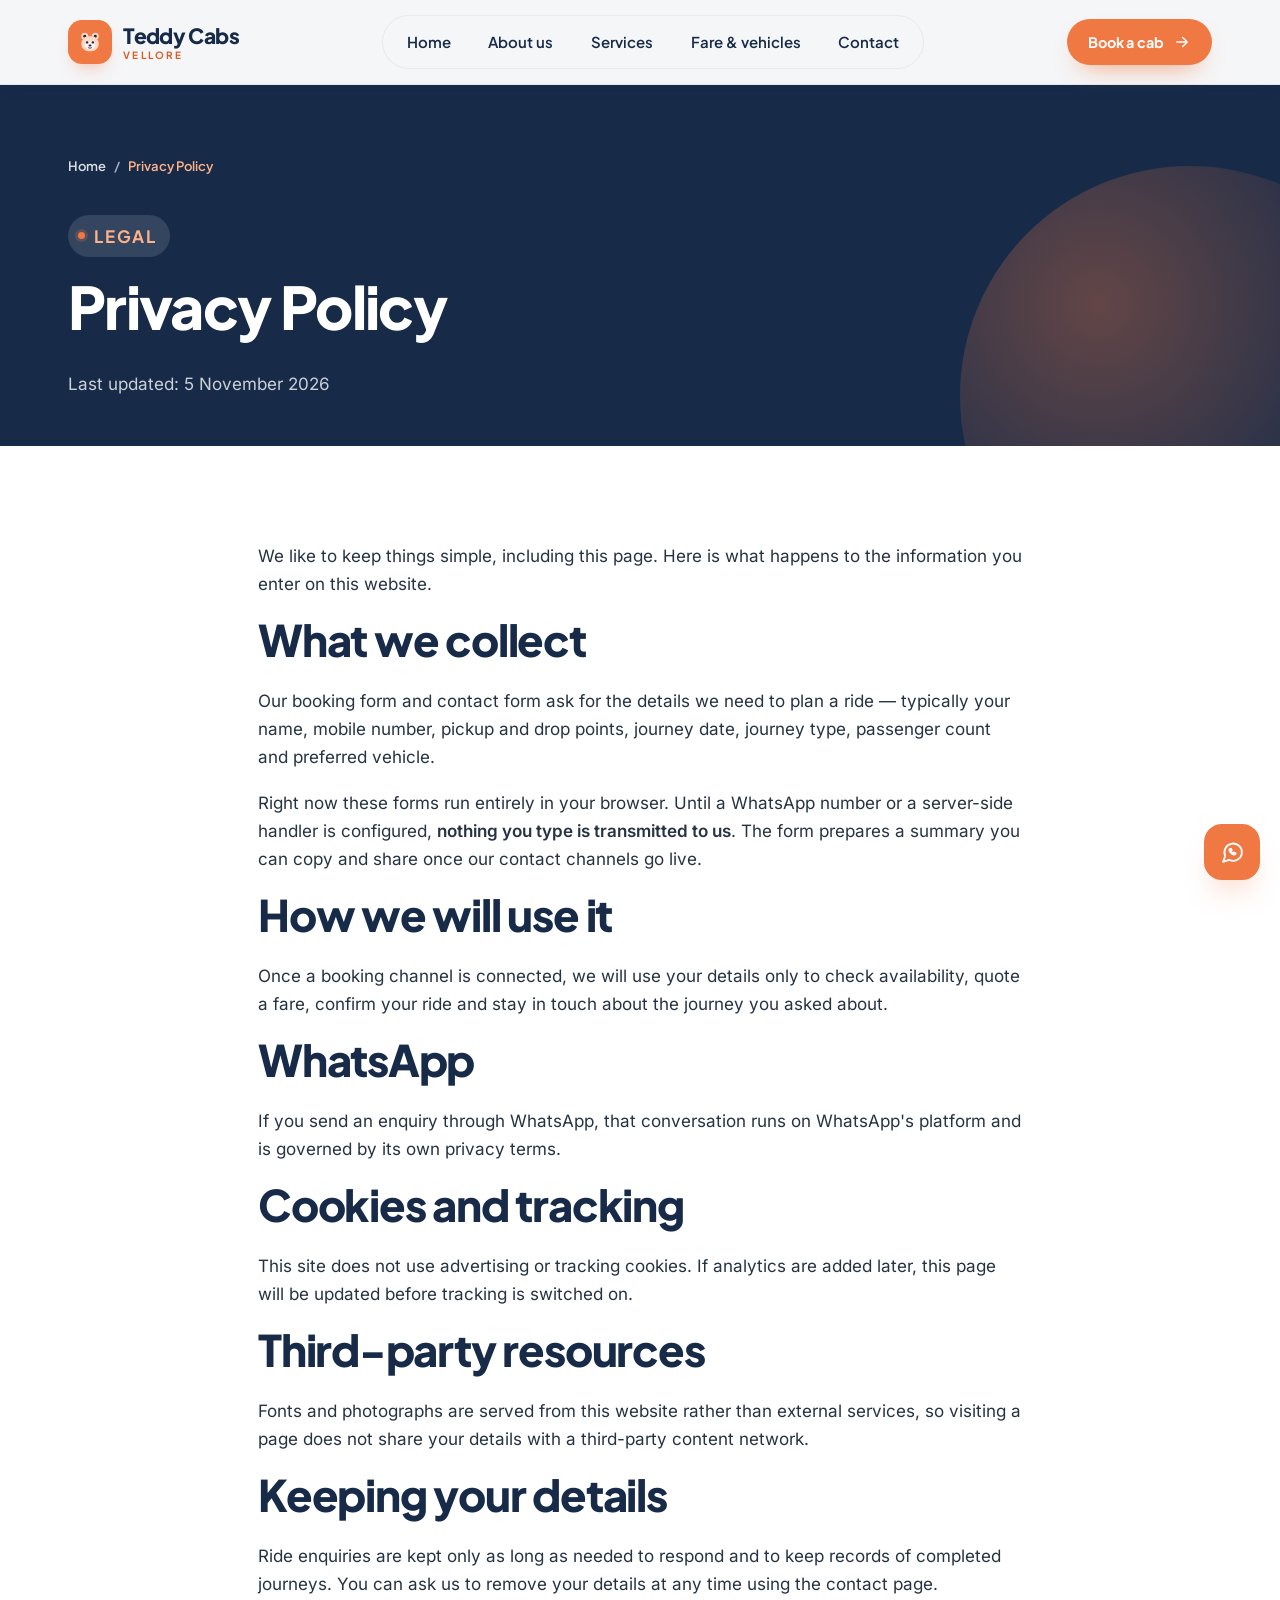
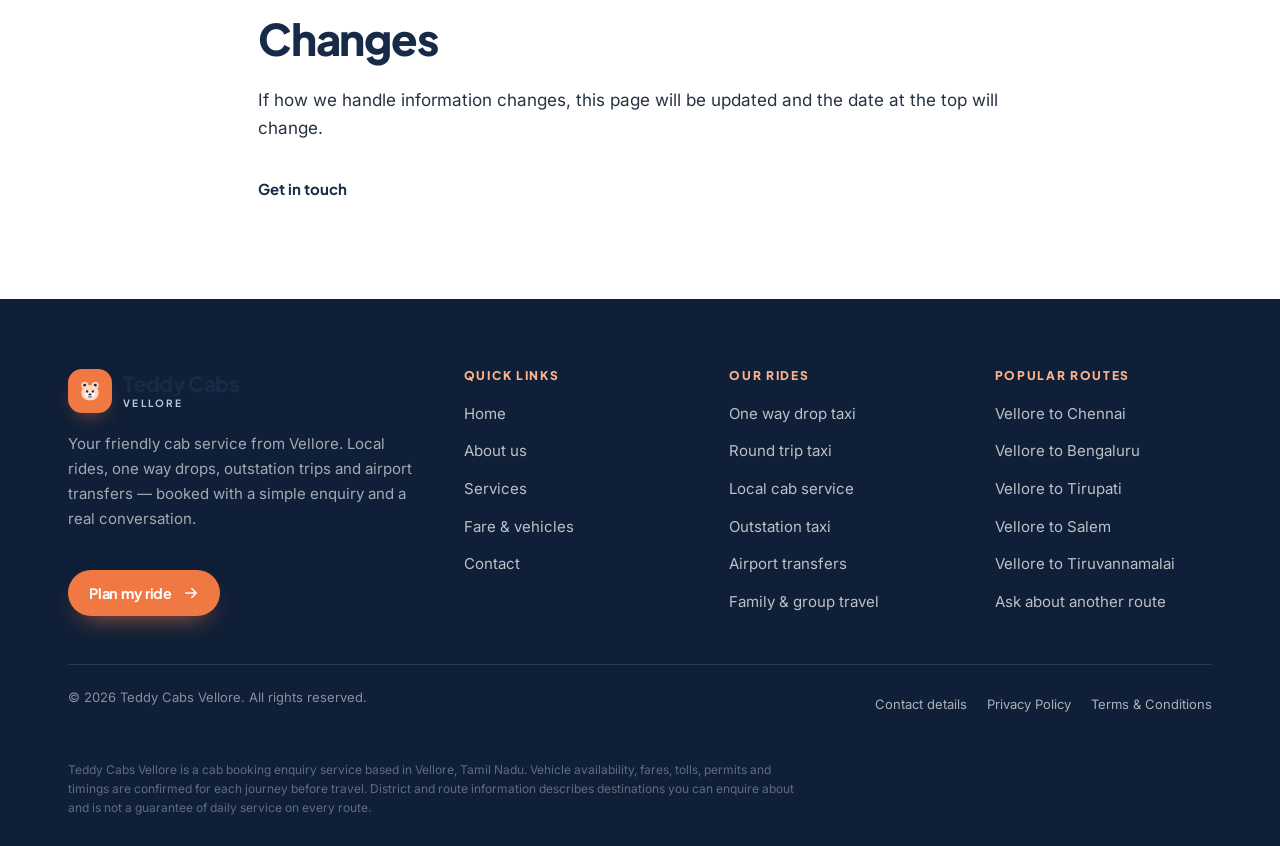
<file: privacy.html>
<!DOCTYPE html>
<html lang="en-IN">
<head>
<meta charset="utf-8">
<meta name="viewport" content="width=device-width, initial-scale=1, viewport-fit=cover">
<title>Privacy Policy | Teddy Cabs Vellore</title>
<meta name="description" content="How Teddy Cabs Vellore handles information submitted through this website, what is collected and what happens to it.">
<meta name="keywords" content="Teddy Cabs Vellore legal, cab policy Vellore">
<meta name="author" content="Teddy Cabs Vellore">
<meta name="robots" content="index, follow, max-image-preview:large, max-snippet:-1, max-video-preview:-1">
<link rel="canonical" href="https://teddycabsvellore.com/privacy.html">
<meta name="theme-color" content="#172B49">

<meta property="og:type" content="website">
<meta property="og:site_name" content="Teddy Cabs Vellore">
<meta property="og:locale" content="en_IN">
<meta property="og:title" content="Privacy Policy | Teddy Cabs Vellore">
<meta property="og:description" content="How Teddy Cabs Vellore handles information submitted through this website, what is collected and what happens to it.">
<meta property="og:image" content="https://teddycabsvellore.com/assets/og/legal.jpg">
<meta property="og:image:width" content="1200">
<meta property="og:image:height" content="630">
<meta property="og:image:alt" content="Teddy Cabs Vellore — friendly cab booking from Vellore, Tamil Nadu">
<meta property="og:url" content="https://teddycabsvellore.com/privacy.html">

<meta name="twitter:card" content="summary_large_image">
<meta name="twitter:title" content="Privacy Policy | Teddy Cabs Vellore">
<meta name="twitter:description" content="How Teddy Cabs Vellore handles information submitted through this website, what is collected and what happens to it.">
<meta name="twitter:image" content="https://teddycabsvellore.com/assets/og/legal.jpg">
<meta name="twitter:image:alt" content="Teddy Cabs Vellore — friendly cab booking from Vellore, Tamil Nadu">

<link rel="icon" type="image/svg+xml" href="assets/favicon.svg">
<link rel="apple-touch-icon" href="assets/apple-touch-icon.png">

<link rel="preload" href="assets/fonts/PlusJakartaSans-800.woff2" as="font" type="font/woff2" crossorigin>
<link rel="preload" href="assets/fonts/Inter-400.woff2" as="font" type="font/woff2" crossorigin>
<link rel="stylesheet" href="css/style.css">

<script type="application/ld+json">
{
  "@context": "https://schema.org",
  "@graph": [
    {
      "@type": "TaxiService",
      "@id": "https://teddycabsvellore.com/#business",
      "name": "Teddy Cabs Vellore",
      "url": "https://teddycabsvellore.com/",
      "image": "https://teddycabsvellore.com/assets/og/legal.jpg",
      "description": "Teddy Cabs Vellore is a friendly Vellore-based cab booking service for local rides, one way drops, outstation trips, airport transfers and family travel across Tamil Nadu.",
      "areaServed": [
        {
          "@type": "City",
          "name": "Vellore"
        },
        {
          "@type": "State",
          "name": "Tamil Nadu"
        },
        {
          "@type": "Country",
          "name": "India"
        }
      ],
      "address": {
        "@type": "PostalAddress",
        "streetAddress": "246/2B, Sakthi Nagar, Kalpudhur, Katpadi",
        "addressLocality": "Vellore",
        "postalCode": "632007",
        "addressRegion": "Tamil Nadu",
        "addressCountry": "IN"
      },
      "telephone": "+918148596089",
      "knowsLanguage": [
        "en",
        "ta"
      ]
    },
    {
      "@type": "WebPage",
      "@id": "https://teddycabsvellore.com/privacy.html#webpage",
      "url": "https://teddycabsvellore.com/privacy.html",
      "name": "Privacy Policy | Teddy Cabs Vellore",
      "description": "How Teddy Cabs Vellore handles information submitted through this website, what is collected and what happens to it.",
      "isPartOf": {
        "@id": "https://teddycabsvellore.com/#website"
      },
      "inLanguage": "en-IN"
    },
    {
      "@type": "BreadcrumbList",
      "itemListElement": [
        {
          "@type": "ListItem",
          "position": 1,
          "name": "Home",
          "item": "https://teddycabsvellore.com/index.html"
        },
        {
          "@type": "ListItem",
          "position": 2,
          "name": "Privacy Policy",
          "item": "https://teddycabsvellore.com/privacy.html"
        }
      ]
    }
  ]
}
</script>
</head>
<body class="">
<a class="skip-link" href="#main">Skip to content</a>

<header class="site-header" id="siteHeader">
  <div class="container">
    <nav class="nav" aria-label="Primary">
      <a class="brand" href="index.html" aria-label="Teddy Cabs Vellore — home">
        <span class="brand__mark"><svg viewBox="0 0 64 64" aria-hidden="true" focusable="false">
  <circle cx="20" cy="19" r="8" fill="#FFD9C5"/><circle cx="44" cy="19" r="8" fill="#FFD9C5"/>
  <circle cx="20" cy="19" r="3.4" fill="#172B49"/><circle cx="44" cy="19" r="3.4" fill="#172B49"/>
  <rect x="12" y="19" width="40" height="34" rx="17" fill="#FFD9C5"/>
  <ellipse cx="32" cy="40" rx="12" ry="9" fill="#FFF4EE"/>
  <circle cx="25.5" cy="33" r="2.7" fill="#172B49"/><circle cx="38.5" cy="33" r="2.7" fill="#172B49"/>
  <ellipse cx="32" cy="40" rx="3.4" ry="2.5" fill="#172B49"/>
  <path d="M28 45c1.6 1.6 6.4 1.6 8 0" stroke="#172B49" stroke-width="1.8" fill="none" stroke-linecap="round"/>
</svg></span>
        <span class="brand__text">
          <span class="brand__name">Teddy Cabs</span>
          <span class="brand__sub">Vellore</span>
        </span>
      </a>
      <ul class="nav__links">
          <li><a class="nav__link" href="index.html">Home</a></li>
          <li><a class="nav__link" href="about.html">About us</a></li>
          <li><a class="nav__link" href="services.html">Services</a></li>
          <li><a class="nav__link" href="tariff.html">Fare &amp; vehicles</a></li>
          <li><a class="nav__link" href="contact.html">Contact</a></li>
      </ul>
      <div class="nav__right">
        <a class="btn btn--sm" href="https://wa.me/918148596089?text=Hello%20Teddy%20Cabs%2C%20I%20would%20like%20to%20book%20a%20cab" target="_blank" rel="noopener">Book a cab <svg viewBox="0 0 24 24" fill="none" stroke="currentColor" stroke-width="2" stroke-linecap="round" stroke-linejoin="round" aria-hidden="true"><path d="M5 12h14M13 6l6 6-6 6"/></svg></a>
        <button class="nav__toggle" type="button" aria-label="Open menu" aria-expanded="false" aria-controls="navSheet">
          <i></i><i></i><i></i>
        </button>
      </div>
    </nav>
  </div>
  <div class="nav__sheet" id="navSheet" aria-hidden="true">
    <div class="container">
      <ul>
          <li><a class="nav__sheet-link" href="index.html">Home<svg viewBox="0 0 24 24" fill="none" stroke="currentColor" stroke-width="2" stroke-linecap="round" stroke-linejoin="round" aria-hidden="true"><path d="M5 12h14M13 6l6 6-6 6"/></svg></a></li>
          <li><a class="nav__sheet-link" href="about.html">About us<svg viewBox="0 0 24 24" fill="none" stroke="currentColor" stroke-width="2" stroke-linecap="round" stroke-linejoin="round" aria-hidden="true"><path d="M5 12h14M13 6l6 6-6 6"/></svg></a></li>
          <li><a class="nav__sheet-link" href="services.html">Services<svg viewBox="0 0 24 24" fill="none" stroke="currentColor" stroke-width="2" stroke-linecap="round" stroke-linejoin="round" aria-hidden="true"><path d="M5 12h14M13 6l6 6-6 6"/></svg></a></li>
          <li><a class="nav__sheet-link" href="tariff.html">Fare &amp; vehicles<svg viewBox="0 0 24 24" fill="none" stroke="currentColor" stroke-width="2" stroke-linecap="round" stroke-linejoin="round" aria-hidden="true"><path d="M5 12h14M13 6l6 6-6 6"/></svg></a></li>
          <li><a class="nav__sheet-link" href="contact.html">Contact<svg viewBox="0 0 24 24" fill="none" stroke="currentColor" stroke-width="2" stroke-linecap="round" stroke-linejoin="round" aria-hidden="true"><path d="M5 12h14M13 6l6 6-6 6"/></svg></a></li>
      </ul>
      <div class="nav__sheet-foot">
        <a class="btn" href="https://wa.me/918148596089?text=Hello%20Teddy%20Cabs%2C%20I%20would%20like%20to%20book%20a%20cab" target="_blank" rel="noopener">Book a cab <svg viewBox="0 0 24 24" fill="none" stroke="currentColor" stroke-width="2" stroke-linecap="round" stroke-linejoin="round" aria-hidden="true"><path d="M5 12h14M13 6l6 6-6 6"/></svg></a>
        <a class="btn btn--ghost" href="contact.html">Contact the team</a>
        <p class="nav__sheet-note">Vellore, Tamil Nadu &middot; Local &amp; outstation cab enquiries</p>
      </div>
    </div>
  </div>
</header>

<main id="main">
  <section class="page-hero" style="padding-bottom:3rem" aria-labelledby="page-title">
    <div class="container">
      <nav class="crumbs" aria-label="Breadcrumb">
        <a href="index.html">Home</a> <span aria-hidden="true">/</span> <span aria-current="page">Privacy Policy</span>
      </nav>
      <p class="tagline">Legal</p>
      <h1 id="page-title" style="max-width:26ch">Privacy Policy</h1>
      <p>Last updated: 5 November 2026</p>
    </div>
  </section>
  <section class="section section--white">
    <div class="container container--narrow" style="max-width:860px">
      <p>We like to keep things simple, including this page. Here is what happens to the information you enter on this
        website.</p>
        <h2>What we collect</h2>
        <p>Our booking form and contact form ask for the details we need to plan a ride — typically your name, mobile
        number, pickup and drop points, journey date, journey type, passenger count and preferred vehicle.</p>
        <p>Right now these forms run entirely in your browser. Until a WhatsApp number or a server-side handler is
        configured, <strong>nothing you type is transmitted to us</strong>. The form prepares a summary you can copy and
        share once our contact channels go live.</p>
        <h2>How we will use it</h2>
        <p>Once a booking channel is connected, we will use your details only to check availability, quote a fare, confirm
        your ride and stay in touch about the journey you asked about.</p>
        <h2>WhatsApp</h2>
        <p>If you send an enquiry through WhatsApp, that conversation runs on WhatsApp's platform and is governed by its own
        privacy terms.</p>
        <h2>Cookies and tracking</h2>
        <p>This site does not use advertising or tracking cookies. If analytics are added later, this page will be updated
        before tracking is switched on.</p>
        <h2>Third-party resources</h2>
        <p>Fonts and photographs are served from this website rather than external services, so visiting a page does not
        share your details with a third-party content network.</p>
        <h2>Keeping your details</h2>
        <p>Ride enquiries are kept only as long as needed to respond and to keep records of completed journeys. You can ask
        us to remove your details at any time using the <a href="contact.html">contact page</a>.</p>
        <h2>Changes</h2>
        <p>If how we handle information changes, this page will be updated and the date at the top will change.</p>
        <p style="margin-top:2rem"><a class="link-more" href="contact.html">Get in touch</a></p>
    </div>
  </section>
</main>

<footer class="site-footer">
  <div class="container">
    <div class="footer-grid">
      <div class="footer-brand">
        <a class="brand" href="index.html" aria-label="Teddy Cabs Vellore — home">
          <span class="brand__mark"><svg viewBox="0 0 64 64" aria-hidden="true" focusable="false">
  <circle cx="20" cy="19" r="8" fill="#FFD9C5"/><circle cx="44" cy="19" r="8" fill="#FFD9C5"/>
  <circle cx="20" cy="19" r="3.4" fill="#172B49"/><circle cx="44" cy="19" r="3.4" fill="#172B49"/>
  <rect x="12" y="19" width="40" height="34" rx="17" fill="#FFD9C5"/>
  <ellipse cx="32" cy="40" rx="12" ry="9" fill="#FFF4EE"/>
  <circle cx="25.5" cy="33" r="2.7" fill="#172B49"/><circle cx="38.5" cy="33" r="2.7" fill="#172B49"/>
  <ellipse cx="32" cy="40" rx="3.4" ry="2.5" fill="#172B49"/>
  <path d="M28 45c1.6 1.6 6.4 1.6 8 0" stroke="#172B49" stroke-width="1.8" fill="none" stroke-linecap="round"/>
</svg></span>
          <span class="brand__text">
            <span class="brand__name">Teddy Cabs</span>
            <span class="brand__sub">Vellore</span>
          </span>
        </a>
        <p>Your friendly cab service from Vellore. Local rides, one way drops, outstation trips and airport transfers — booked with a simple enquiry and a real conversation.</p>
        <a class="btn btn--sm" href="https://wa.me/918148596089?text=Hello%20Teddy%20Cabs%2C%20I%20would%20like%20to%20plan%20a%20ride" target="_blank" rel="noopener">Plan my ride <svg viewBox="0 0 24 24" fill="none" stroke="currentColor" stroke-width="2" stroke-linecap="round" stroke-linejoin="round" aria-hidden="true"><path d="M5 12h14M13 6l6 6-6 6"/></svg></a>
      </div>
      <div class="footer-col">
        <h3>Quick links</h3>
        <ul>
          <li><a href="index.html">Home</a></li>
          <li><a href="about.html">About us</a></li>
          <li><a href="services.html">Services</a></li>
          <li><a href="tariff.html">Fare &amp; vehicles</a></li>
          <li><a href="contact.html">Contact</a></li>
        </ul>
      </div>
      <div class="footer-col">
        <h3>Our rides</h3>
        <ul>
          <li><a href="services.html#one-way">One way drop taxi</a></li>
          <li><a href="services.html#round-trip">Round trip taxi</a></li>
          <li><a href="services.html#local">Local cab service</a></li>
          <li><a href="services.html#outstation">Outstation taxi</a></li>
          <li><a href="services.html#airport">Airport transfers</a></li>
          <li><a href="services.html#family">Family &amp; group travel</a></li>
        </ul>
      </div>
      <div class="footer-col">
        <h3>Popular routes</h3>
        <ul>
          <li><a href="index.html#routes">Vellore to Chennai</a></li>
          <li><a href="index.html#routes">Vellore to Bengaluru</a></li>
          <li><a href="index.html#routes">Vellore to Tirupati</a></li>
          <li><a href="index.html#routes">Vellore to Salem</a></li>
          <li><a href="index.html#routes">Vellore to Tiruvannamalai</a></li>
          <li><a href="contact.html">Ask about another route</a></li>
        </ul>
      </div>
    </div>
    <div class="footer-bottom">
      <p>&copy; <span data-year>2026</span> Teddy Cabs Vellore. All rights reserved.</p>
      <ul>
        <li><a href="contact.html#contact-details">Contact details</a></li>
        <li><a href="privacy.html">Privacy Policy</a></li>
        <li><a href="terms.html">Terms &amp; Conditions</a></li>
      </ul>
    </div>
    <p class="footer-legal">Teddy Cabs Vellore is a cab booking enquiry service based in Vellore, Tamil Nadu. Vehicle availability, fares, tolls, permits and timings are confirmed for each journey before travel. District and route information describes destinations you can enquire about and is not a guarantee of daily service on every route.</p>
  </div>
</footer>
<a class="float-wa" href="https://wa.me/918148596089" target="_blank" rel="noopener" aria-label="Plan a cab journey on WhatsApp"><svg viewBox="0 0 24 24" fill="none" stroke="currentColor" stroke-width="1.9" stroke-linecap="round" stroke-linejoin="round" aria-hidden="true"><path d="M21 11.5a8.4 8.4 0 0 1-12.3 7.5L3 21l2-5.6A8.4 8.4 0 1 1 21 11.5z"/><path d="M9 9.5c0 .8 1 2.4 2 3.2s2.2 1.3 2.9 1.3c.5 0 1-.6 1.1-1.1l-1.6-.9-1 .8c-.7-.3-1.6-1.3-1.9-2l.8-1-.8-1.5c-.6.1-1.5.4-1.5 1.2z"/></svg></a>
<script src="js/script.js" defer></script>
</body>
</html>
</file>
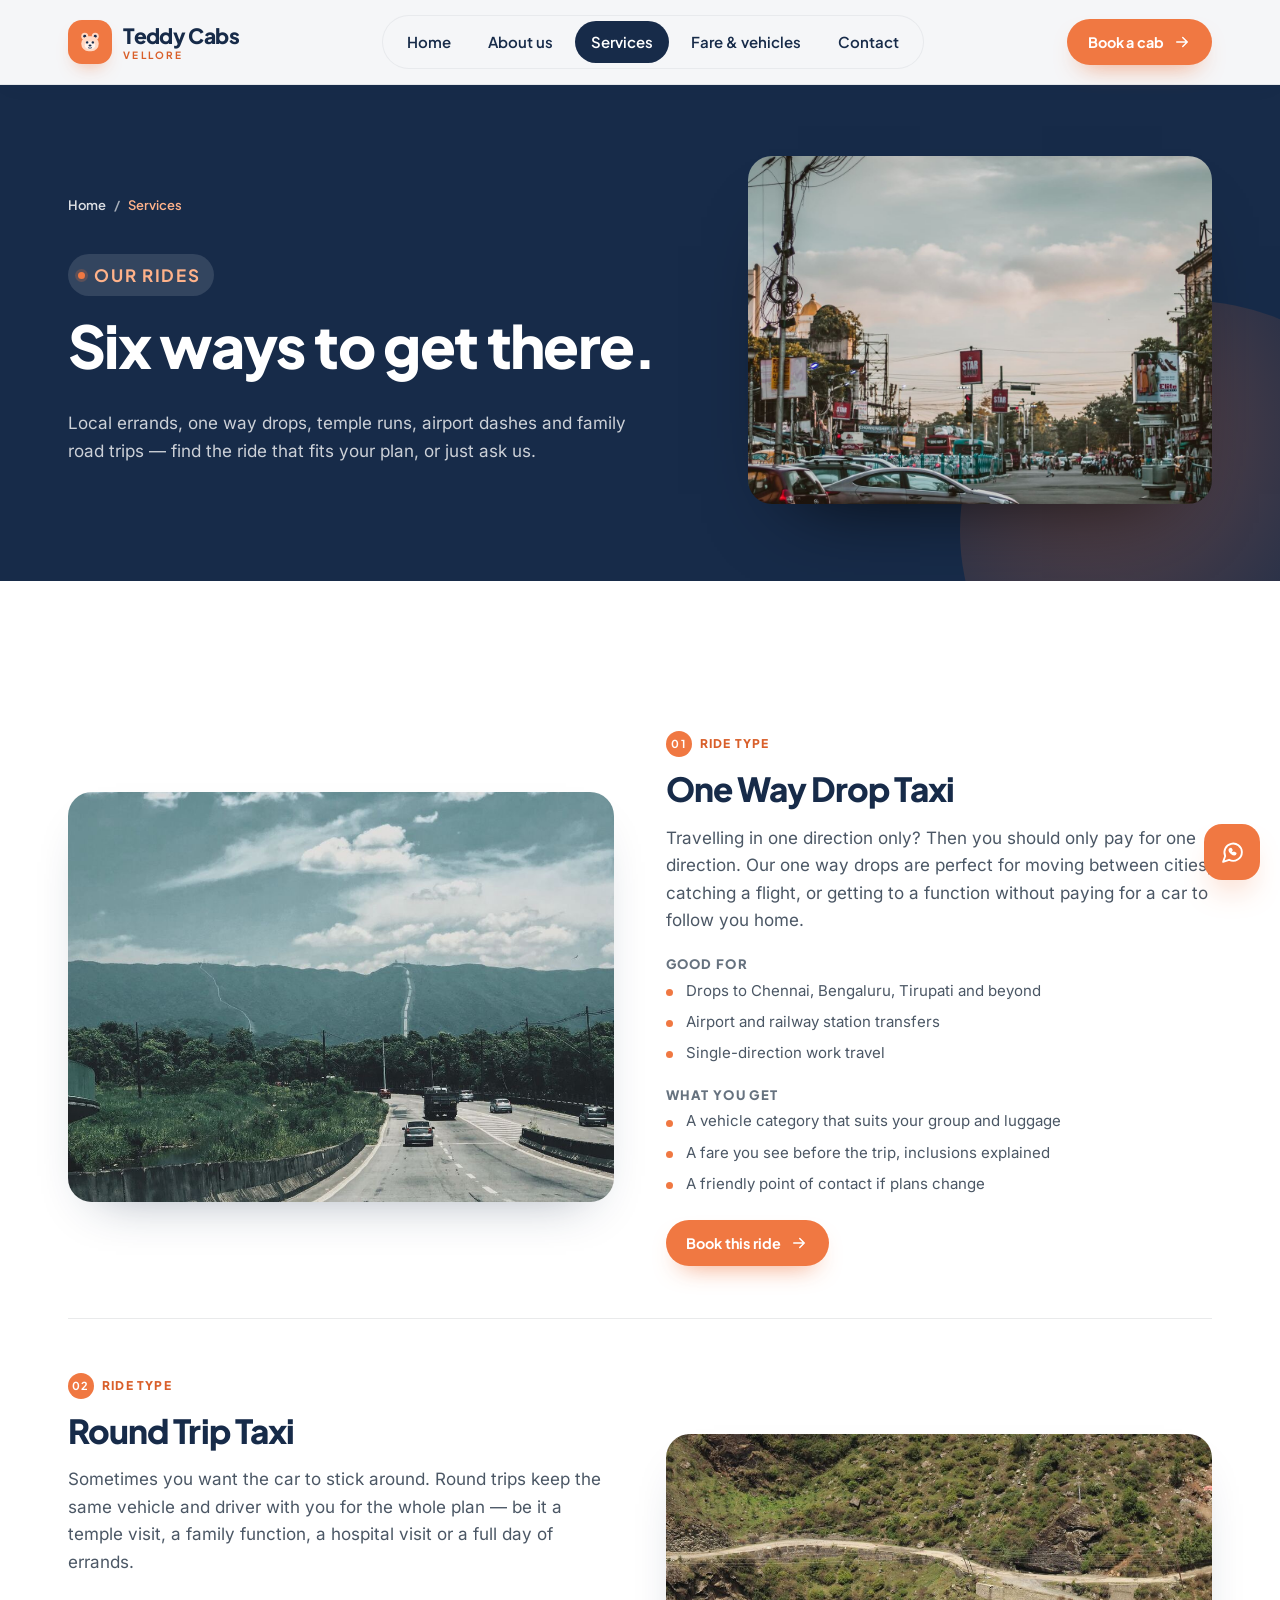
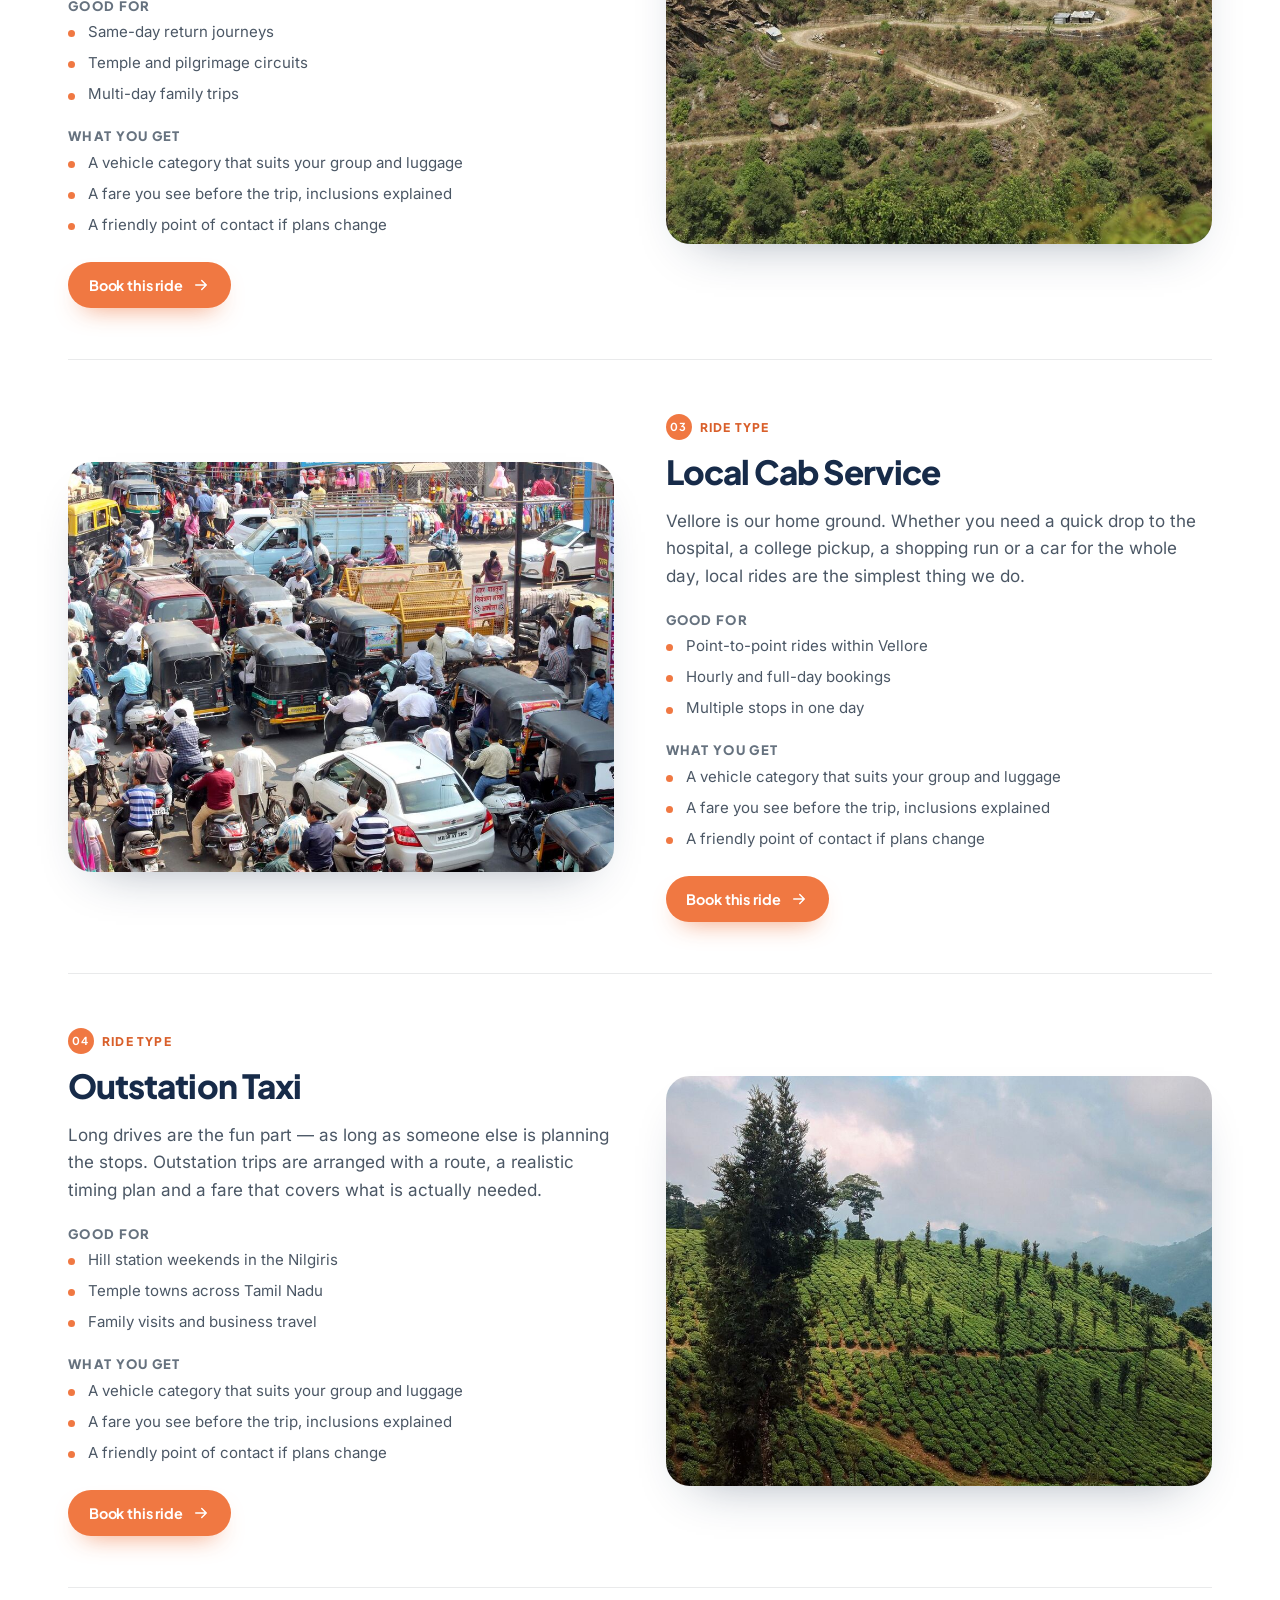
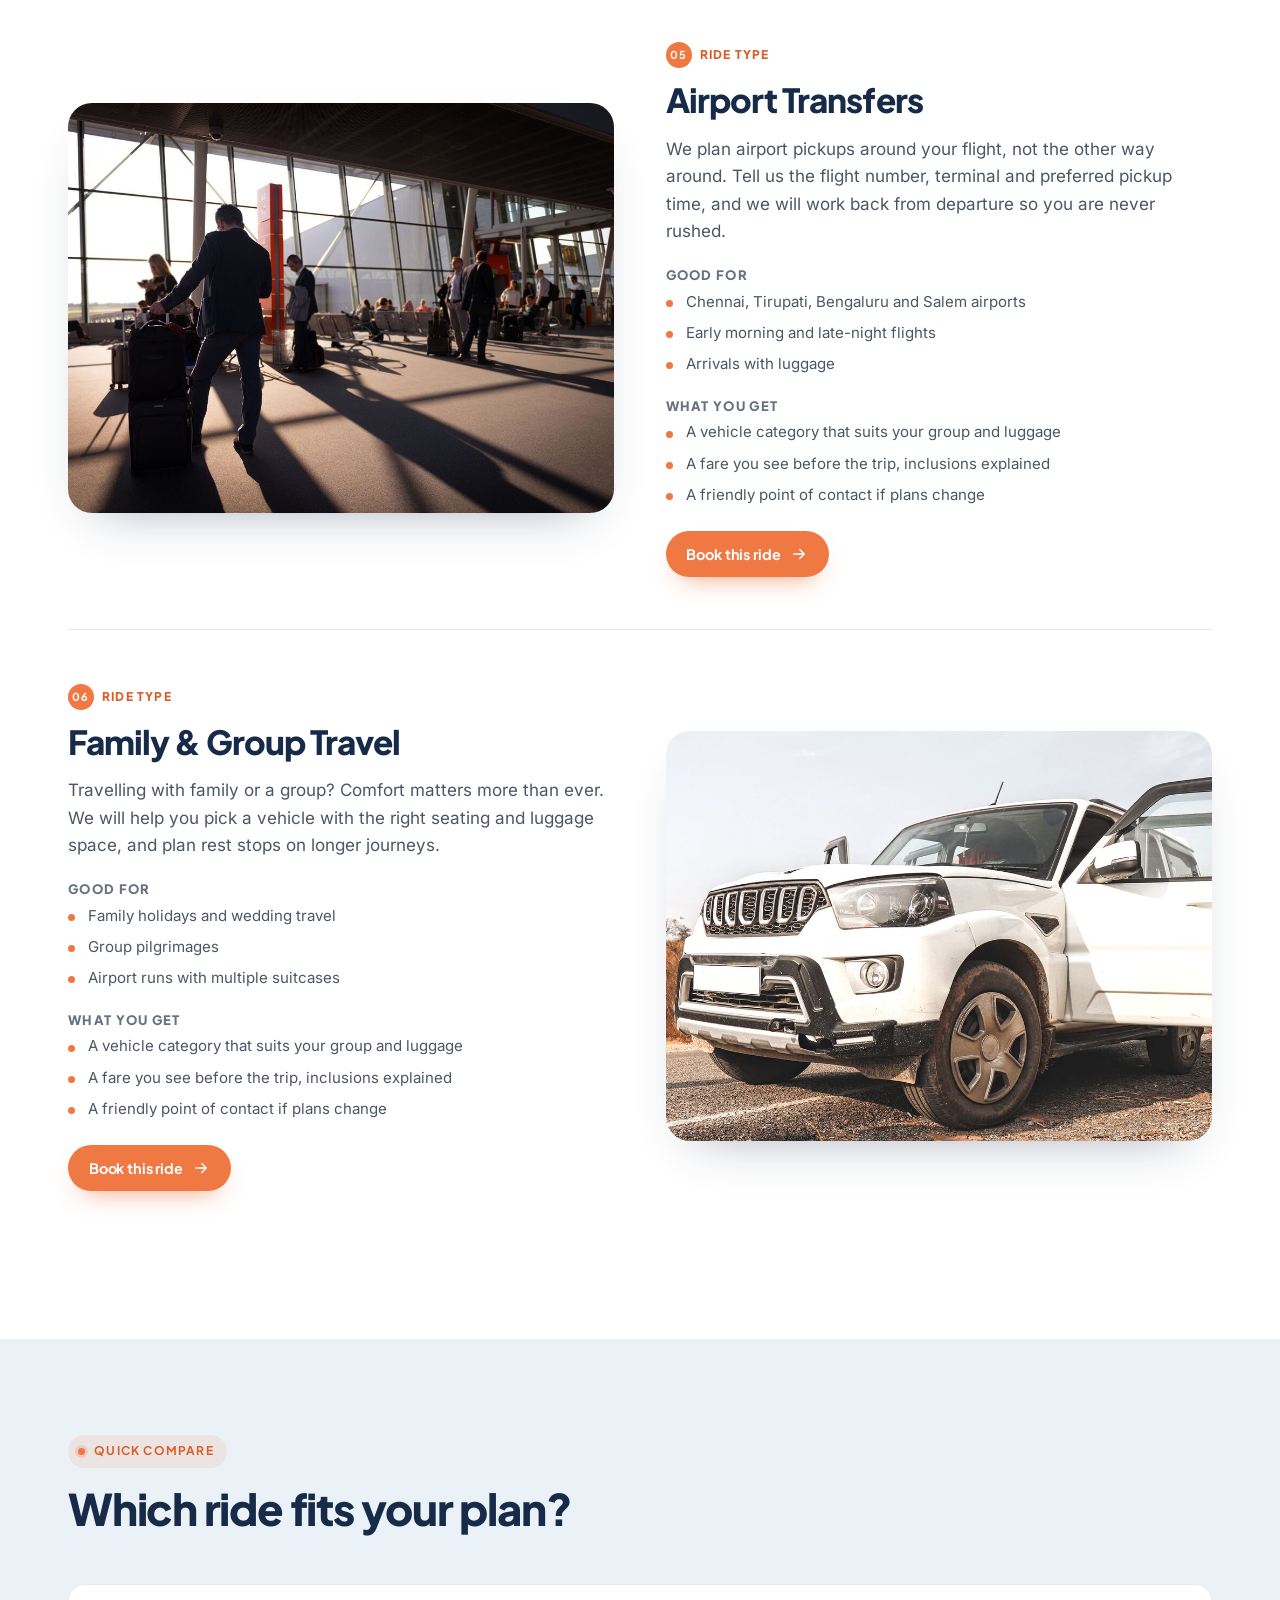
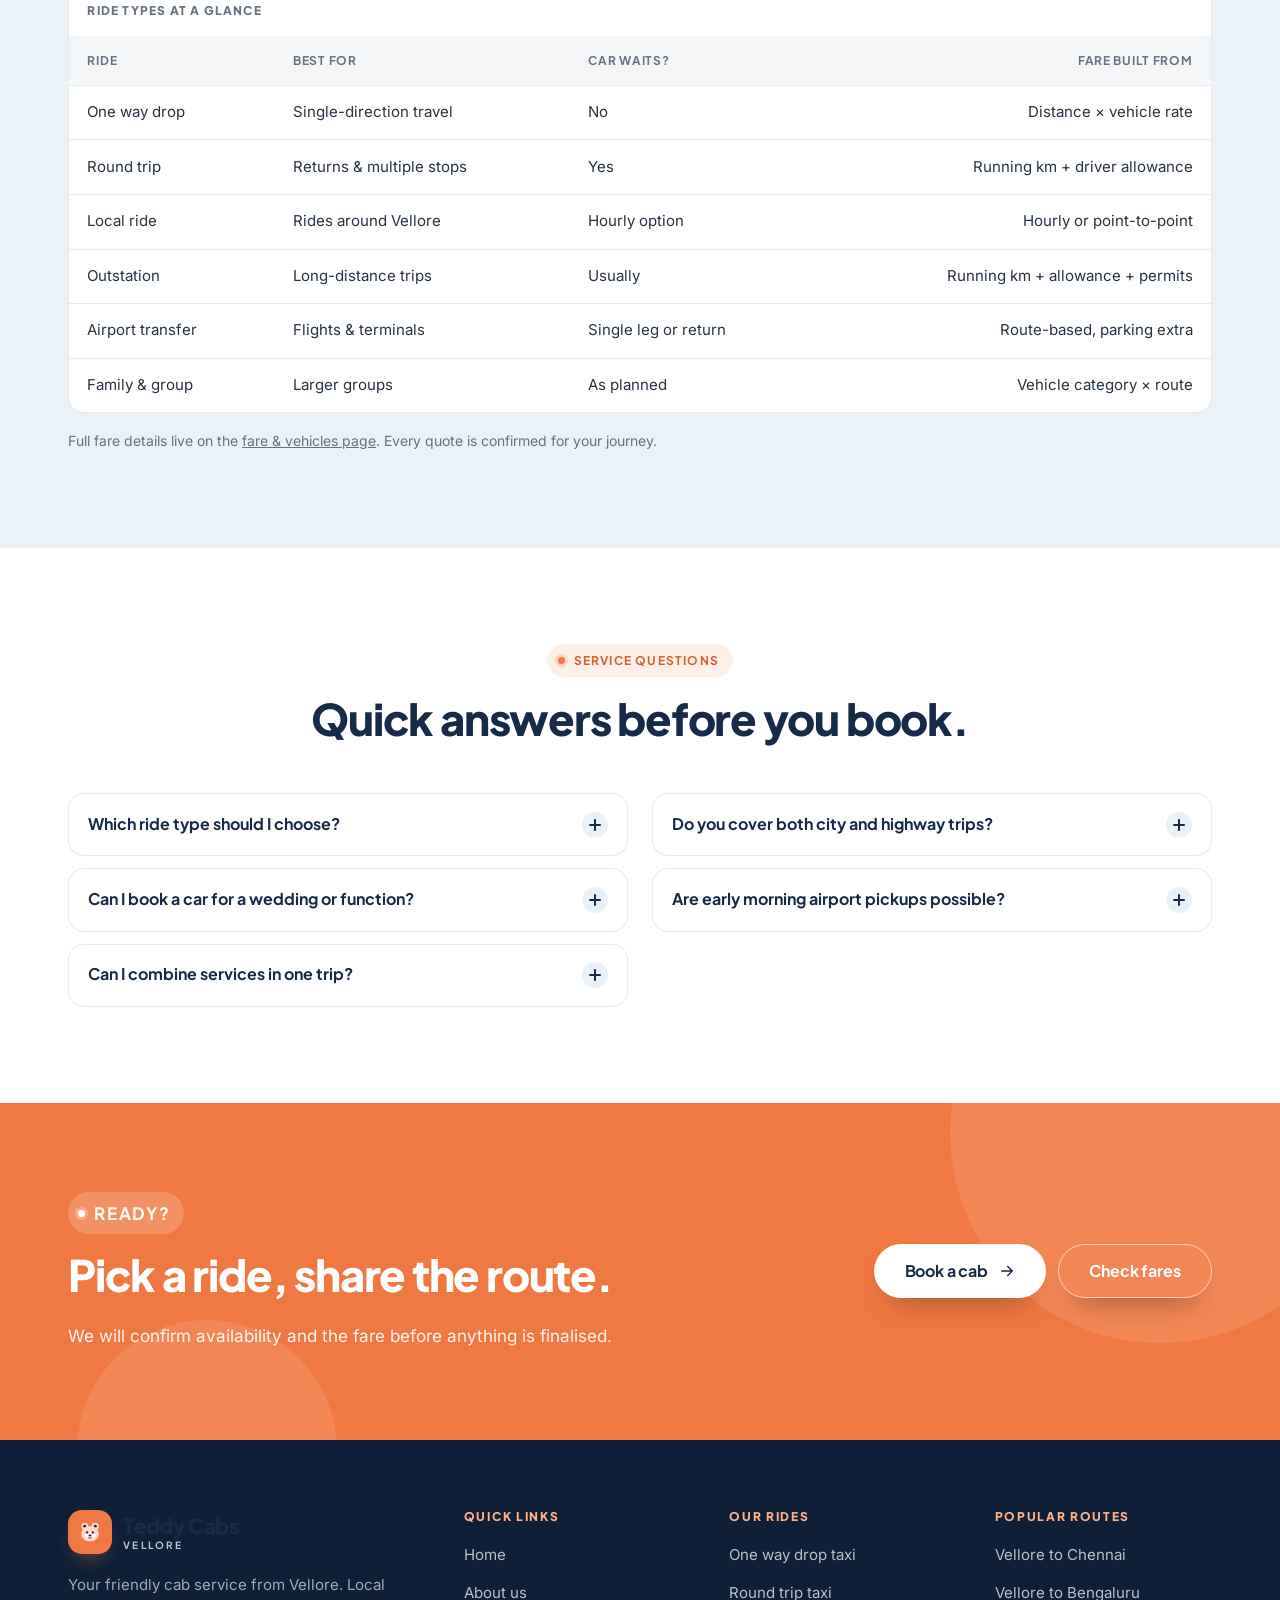
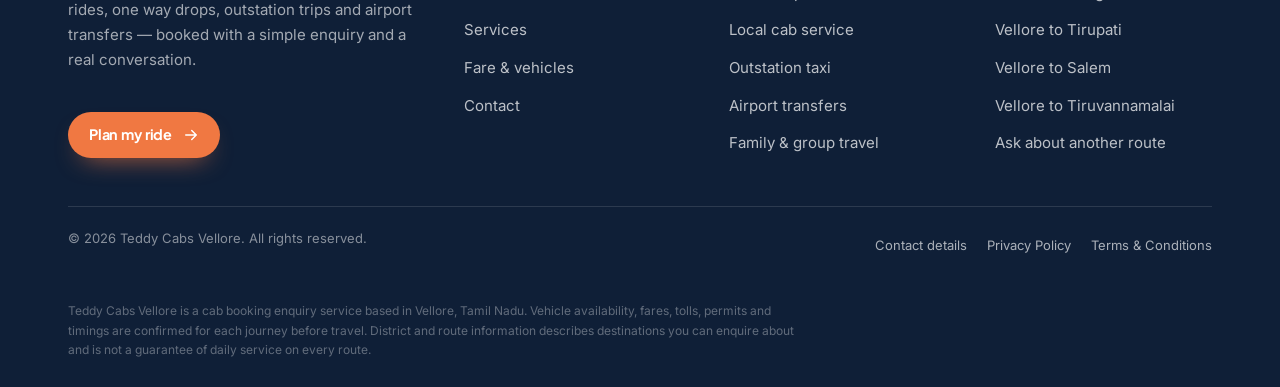
<file: services.html>
<!DOCTYPE html>
<html lang="en-IN">
<head>
<meta charset="utf-8">
<meta name="viewport" content="width=device-width, initial-scale=1, viewport-fit=cover">
<title>Our Cab Services | Teddy Cabs Vellore</title>
<meta name="description" content="From local Vellore rides and one way drops to outstation trips and airport transfers — see what Teddy Cabs Vellore can arrange for your journey, with clear guidance on each ride type.">
<meta name="keywords" content="Vellore cab services, one way cab Vellore, Vellore drop taxi service, Vellore local taxi, Vellore outstation cab, Vellore airport transfer">
<meta name="author" content="Teddy Cabs Vellore">
<meta name="robots" content="index, follow, max-image-preview:large, max-snippet:-1, max-video-preview:-1">
<link rel="canonical" href="https://teddycabsvellore.com/services.html">
<meta name="theme-color" content="#172B49">

<meta property="og:type" content="website">
<meta property="og:site_name" content="Teddy Cabs Vellore">
<meta property="og:locale" content="en_IN">
<meta property="og:title" content="Cab services from Vellore — Teddy Cabs">
<meta property="og:description" content="Local rides, one way drops, round trips, outstation trips and airport transfers. Find the ride that fits your plan.">
<meta property="og:image" content="https://teddycabsvellore.com/assets/og/services.jpg">
<meta property="og:image:width" content="1200">
<meta property="og:image:height" content="630">
<meta property="og:image:alt" content="Teddy Cabs Vellore — friendly cab booking from Vellore, Tamil Nadu">
<meta property="og:url" content="https://teddycabsvellore.com/services.html">

<meta name="twitter:card" content="summary_large_image">
<meta name="twitter:title" content="Cab services from Vellore — Teddy Cabs">
<meta name="twitter:description" content="Local rides, one way drops, round trips, outstation trips and airport transfers. Find the ride that fits your plan.">
<meta name="twitter:image" content="https://teddycabsvellore.com/assets/og/services.jpg">
<meta name="twitter:image:alt" content="Teddy Cabs Vellore — friendly cab booking from Vellore, Tamil Nadu">

<link rel="icon" type="image/svg+xml" href="assets/favicon.svg">
<link rel="apple-touch-icon" href="assets/apple-touch-icon.png">

<link rel="preload" href="assets/fonts/PlusJakartaSans-800.woff2" as="font" type="font/woff2" crossorigin>
<link rel="preload" href="assets/fonts/Inter-400.woff2" as="font" type="font/woff2" crossorigin>
<link rel="stylesheet" href="css/style.css">

<script type="application/ld+json">
{
  "@context": "https://schema.org",
  "@graph": [
    {
      "@type": "TaxiService",
      "@id": "https://teddycabsvellore.com/#business",
      "name": "Teddy Cabs Vellore",
      "url": "https://teddycabsvellore.com/",
      "image": "https://teddycabsvellore.com/assets/og/services.jpg",
      "description": "Teddy Cabs Vellore is a friendly Vellore-based cab booking service for local rides, one way drops, outstation trips, airport transfers and family travel across Tamil Nadu.",
      "areaServed": [
        {
          "@type": "City",
          "name": "Vellore"
        },
        {
          "@type": "State",
          "name": "Tamil Nadu"
        },
        {
          "@type": "Country",
          "name": "India"
        }
      ],
      "address": {
        "@type": "PostalAddress",
        "streetAddress": "246/2B, Sakthi Nagar, Kalpudhur, Katpadi",
        "addressLocality": "Vellore",
        "postalCode": "632007",
        "addressRegion": "Tamil Nadu",
        "addressCountry": "IN"
      },
      "telephone": "+918148596089",
      "knowsLanguage": [
        "en",
        "ta"
      ]
    },
    {
      "@type": "WebPage",
      "@id": "https://teddycabsvellore.com/services.html#webpage",
      "url": "https://teddycabsvellore.com/services.html",
      "name": "Our Cab Services | Teddy Cabs Vellore",
      "description": "From local Vellore rides and one way drops to outstation trips and airport transfers — see what Teddy Cabs Vellore can arrange for your journey, with clear guidance on each ride type.",
      "isPartOf": {
        "@id": "https://teddycabsvellore.com/#website"
      },
      "inLanguage": "en-IN"
    },
    {
      "@type": "ItemList",
      "name": "Cab services from Vellore by Teddy Cabs",
      "itemListElement": [
        {
          "@type": "ListItem",
          "position": 1,
          "item": {
            "@type": "Service",
            "name": "One Way Drop Taxi",
            "serviceType": "One Way Drop Taxi",
            "description": "Travelling in one direction only? Then you should only pay for one direction. Our one way drops are perfect for moving between cities, catching a flight, or getting to a function without paying for a car to follow you home.",
            "provider": {
              "@id": "https://teddycabsvellore.com/#business"
            },
            "areaServed": {
              "@type": "State",
              "name": "Tamil Nadu"
            },
            "url": "https://teddycabsvellore.com/services.html#one-way"
          }
        },
        {
          "@type": "ListItem",
          "position": 2,
          "item": {
            "@type": "Service",
            "name": "Round Trip Taxi",
            "serviceType": "Round Trip Taxi",
            "description": "Sometimes you want the car to stick around. Round trips keep the same vehicle and driver with you for the whole plan — be it a temple visit, a family function, a hospital visit or a full day of errands.",
            "provider": {
              "@id": "https://teddycabsvellore.com/#business"
            },
            "areaServed": {
              "@type": "State",
              "name": "Tamil Nadu"
            },
            "url": "https://teddycabsvellore.com/services.html#round-trip"
          }
        },
        {
          "@type": "ListItem",
          "position": 3,
          "item": {
            "@type": "Service",
            "name": "Local Cab Service",
            "serviceType": "Local Cab Service",
            "description": "Vellore is our home ground. Whether you need a quick drop to the hospital, a college pickup, a shopping run or a car for the whole day, local rides are the simplest thing we do.",
            "provider": {
              "@id": "https://teddycabsvellore.com/#business"
            },
            "areaServed": {
              "@type": "State",
              "name": "Tamil Nadu"
            },
            "url": "https://teddycabsvellore.com/services.html#local"
          }
        },
        {
          "@type": "ListItem",
          "position": 4,
          "item": {
            "@type": "Service",
            "name": "Outstation Taxi",
            "serviceType": "Outstation Taxi",
            "description": "Long drives are the fun part — as long as someone else is planning the stops. Outstation trips are arranged with a route, a realistic timing plan and a fare that covers what is actually needed.",
            "provider": {
              "@id": "https://teddycabsvellore.com/#business"
            },
            "areaServed": {
              "@type": "State",
              "name": "Tamil Nadu"
            },
            "url": "https://teddycabsvellore.com/services.html#outstation"
          }
        },
        {
          "@type": "ListItem",
          "position": 5,
          "item": {
            "@type": "Service",
            "name": "Airport Transfers",
            "serviceType": "Airport Transfers",
            "description": "We plan airport pickups around your flight, not the other way around. Tell us the flight number, terminal and preferred pickup time, and we will work back from departure so you are never rushed.",
            "provider": {
              "@id": "https://teddycabsvellore.com/#business"
            },
            "areaServed": {
              "@type": "State",
              "name": "Tamil Nadu"
            },
            "url": "https://teddycabsvellore.com/services.html#airport"
          }
        },
        {
          "@type": "ListItem",
          "position": 6,
          "item": {
            "@type": "Service",
            "name": "Family and Group Travel",
            "serviceType": "Family and Group Travel",
            "description": "Travelling with family or a group? Comfort matters more than ever. We will help you pick a vehicle with the right seating and luggage space, and plan rest stops on longer journeys.",
            "provider": {
              "@id": "https://teddycabsvellore.com/#business"
            },
            "areaServed": {
              "@type": "State",
              "name": "Tamil Nadu"
            },
            "url": "https://teddycabsvellore.com/services.html#family"
          }
        }
      ]
    },
    {
      "@type": "FAQPage",
      "@id": "https://teddycabsvellore.com/services.html#faq",
      "mainEntity": [
        {
          "@type": "Question",
          "name": "Which ride type should I choose?",
          "acceptedAnswer": {
            "@type": "Answer",
            "text": "If you are going one way, choose a one way drop. If the car should wait and bring you back, choose a round trip. For rides around Vellore, choose local. For longer trips to other cities, choose outstation. Not sure? Send an enquiry anyway — we will suggest the right option."
          }
        },
        {
          "@type": "Question",
          "name": "Do you cover both city and highway trips?",
          "acceptedAnswer": {
            "@type": "Answer",
            "text": "Yes. Local rides stay within and around Vellore, while outstation and one way trips cover longer routes across Tamil Nadu. Highway journeys are planned with rest stops in mind."
          }
        },
        {
          "@type": "Question",
          "name": "Can I book a car for a wedding or function?",
          "acceptedAnswer": {
            "@type": "Answer",
            "text": "Absolutely. Family and group travel is a common request — for weddings, functions and group trips. Tell us the number of passengers and the itinerary, and we will suggest a suitable vehicle."
          }
        },
        {
          "@type": "Question",
          "name": "Are early morning airport pickups possible?",
          "acceptedAnswer": {
            "@type": "Answer",
            "text": "Early morning and late-night transfers are frequently requested. Share the flight details when you enquire so we can plan the timing and confirm availability."
          }
        },
        {
          "@type": "Question",
          "name": "Can I combine services in one trip?",
          "acceptedAnswer": {
            "@type": "Answer",
            "text": "Yes. A trip can include a one way drop and a local booking, or an outstation journey with a return leg. Describe the whole plan in your enquiry and we will price it as one journey where possible."
          }
        }
      ]
    },
    {
      "@type": "BreadcrumbList",
      "itemListElement": [
        {
          "@type": "ListItem",
          "position": 1,
          "name": "Home",
          "item": "https://teddycabsvellore.com/index.html"
        },
        {
          "@type": "ListItem",
          "position": 2,
          "name": "Services",
          "item": "https://teddycabsvellore.com/services.html"
        }
      ]
    }
  ]
}
</script>
</head>
<body class="">
<a class="skip-link" href="#main">Skip to content</a>

<header class="site-header" id="siteHeader">
  <div class="container">
    <nav class="nav" aria-label="Primary">
      <a class="brand" href="index.html" aria-label="Teddy Cabs Vellore — home">
        <span class="brand__mark"><svg viewBox="0 0 64 64" aria-hidden="true" focusable="false">
  <circle cx="20" cy="19" r="8" fill="#FFD9C5"/><circle cx="44" cy="19" r="8" fill="#FFD9C5"/>
  <circle cx="20" cy="19" r="3.4" fill="#172B49"/><circle cx="44" cy="19" r="3.4" fill="#172B49"/>
  <rect x="12" y="19" width="40" height="34" rx="17" fill="#FFD9C5"/>
  <ellipse cx="32" cy="40" rx="12" ry="9" fill="#FFF4EE"/>
  <circle cx="25.5" cy="33" r="2.7" fill="#172B49"/><circle cx="38.5" cy="33" r="2.7" fill="#172B49"/>
  <ellipse cx="32" cy="40" rx="3.4" ry="2.5" fill="#172B49"/>
  <path d="M28 45c1.6 1.6 6.4 1.6 8 0" stroke="#172B49" stroke-width="1.8" fill="none" stroke-linecap="round"/>
</svg></span>
        <span class="brand__text">
          <span class="brand__name">Teddy Cabs</span>
          <span class="brand__sub">Vellore</span>
        </span>
      </a>
      <ul class="nav__links">
          <li><a class="nav__link" href="index.html">Home</a></li>
          <li><a class="nav__link" href="about.html">About us</a></li>
          <li><a class="nav__link is-active" href="services.html" aria-current="page">Services</a></li>
          <li><a class="nav__link" href="tariff.html">Fare &amp; vehicles</a></li>
          <li><a class="nav__link" href="contact.html">Contact</a></li>
      </ul>
      <div class="nav__right">
        <a class="btn btn--sm" href="https://wa.me/918148596089?text=Hello%20Teddy%20Cabs%2C%20I%20would%20like%20to%20book%20a%20cab" target="_blank" rel="noopener">Book a cab <svg viewBox="0 0 24 24" fill="none" stroke="currentColor" stroke-width="2" stroke-linecap="round" stroke-linejoin="round" aria-hidden="true"><path d="M5 12h14M13 6l6 6-6 6"/></svg></a>
        <button class="nav__toggle" type="button" aria-label="Open menu" aria-expanded="false" aria-controls="navSheet">
          <i></i><i></i><i></i>
        </button>
      </div>
    </nav>
  </div>
  <div class="nav__sheet" id="navSheet" aria-hidden="true">
    <div class="container">
      <ul>
          <li><a class="nav__sheet-link" href="index.html">Home<svg viewBox="0 0 24 24" fill="none" stroke="currentColor" stroke-width="2" stroke-linecap="round" stroke-linejoin="round" aria-hidden="true"><path d="M5 12h14M13 6l6 6-6 6"/></svg></a></li>
          <li><a class="nav__sheet-link" href="about.html">About us<svg viewBox="0 0 24 24" fill="none" stroke="currentColor" stroke-width="2" stroke-linecap="round" stroke-linejoin="round" aria-hidden="true"><path d="M5 12h14M13 6l6 6-6 6"/></svg></a></li>
          <li><a class="nav__sheet-link is-active" href="services.html">Services<svg viewBox="0 0 24 24" fill="none" stroke="currentColor" stroke-width="2" stroke-linecap="round" stroke-linejoin="round" aria-hidden="true"><path d="M5 12h14M13 6l6 6-6 6"/></svg></a></li>
          <li><a class="nav__sheet-link" href="tariff.html">Fare &amp; vehicles<svg viewBox="0 0 24 24" fill="none" stroke="currentColor" stroke-width="2" stroke-linecap="round" stroke-linejoin="round" aria-hidden="true"><path d="M5 12h14M13 6l6 6-6 6"/></svg></a></li>
          <li><a class="nav__sheet-link" href="contact.html">Contact<svg viewBox="0 0 24 24" fill="none" stroke="currentColor" stroke-width="2" stroke-linecap="round" stroke-linejoin="round" aria-hidden="true"><path d="M5 12h14M13 6l6 6-6 6"/></svg></a></li>
      </ul>
      <div class="nav__sheet-foot">
        <a class="btn" href="https://wa.me/918148596089?text=Hello%20Teddy%20Cabs%2C%20I%20would%20like%20to%20book%20a%20cab" target="_blank" rel="noopener">Book a cab <svg viewBox="0 0 24 24" fill="none" stroke="currentColor" stroke-width="2" stroke-linecap="round" stroke-linejoin="round" aria-hidden="true"><path d="M5 12h14M13 6l6 6-6 6"/></svg></a>
        <a class="btn btn--ghost" href="contact.html">Contact the team</a>
        <p class="nav__sheet-note">Vellore, Tamil Nadu &middot; Local &amp; outstation cab enquiries</p>
      </div>
    </div>
  </div>
</header>

<main id="main">
  <section class="page-hero" aria-labelledby="page-title">
    <div class="container">
      <div class="page-hero__grid">
        <div>
          <nav class="crumbs" aria-label="Breadcrumb">
            <a href="index.html">Home</a> <span aria-hidden="true">/</span> <span aria-current="page">Services</span>
          </nav>
          <p class="tagline">Our rides</p>
          <h1 id="page-title">Six ways to get there.</h1>
          <p>Local errands, one way drops, temple runs, airport dashes and family road trips — find the ride that fits
            your plan, or just ask us.</p>
        </div>
        <div class="page-hero__media" data-reveal="zoom">
          <img src="assets/images/hero-services.jpg" alt="Busy Indian street scene with cars and auto rickshaws" width="1600" height="900" fetchpriority="high" decoding="async">
        </div>
      </div>
    </div>
  </section>

  <section class="section section--white">
    <div class="container">
      
      <article class="service-block" id="one-way">
        <div class="service-block__media" data-reveal="zoom">
          <img src="assets/images/service-oneway.jpg" alt="One way cab Vellore — a single-direction journey priced on the distance covered." width="1100" height="760" loading="lazy" decoding="async">
        </div>
        <div>
          <p class="service-block__num"><b>01</b> Ride type</p>
          <h2>One Way Drop Taxi</h2>
          <p class="lede" style="font-size:1.0625rem">Travelling in one direction only? Then you should only pay for one direction. Our one way drops are perfect for moving between cities, catching a flight, or getting to a function without paying for a car to follow you home.</p>
          <h3>Good for</h3>
          <ul class="mini-list"><li>Drops to Chennai, Bengaluru, Tirupati and beyond</li><li>Airport and railway station transfers</li><li>Single-direction work travel</li></ul>
          <h3>What you get</h3>
          <ul class="mini-list">
            <li>A vehicle category that suits your group and luggage</li>
            <li>A fare you see before the trip, inclusions explained</li>
            <li>A friendly point of contact if plans change</li>
          </ul>
          <a class="btn btn--sm" href="https://wa.me/918148596089?text=Hello%20Teddy%20Cabs%2C%20I%20would%20like%20to%20book%20a%20One%20Way%20Drop%20Taxi" target="_blank" rel="noopener">Book this ride <svg viewBox="0 0 24 24" fill="none" stroke="currentColor" stroke-width="2" stroke-linecap="round" stroke-linejoin="round" aria-hidden="true"><path d="M5 12h14M13 6l6 6-6 6"/></svg></a>
        </div>
      </article>
      <article class="service-block" id="round-trip">
        <div class="service-block__media" data-reveal="zoom">
          <img src="assets/images/service-roundtrip.jpg" alt="Round trip taxi Vellore — vehicle reserved for your itinerary." width="1100" height="760" loading="lazy" decoding="async">
        </div>
        <div>
          <p class="service-block__num"><b>02</b> Ride type</p>
          <h2>Round Trip Taxi</h2>
          <p class="lede" style="font-size:1.0625rem">Sometimes you want the car to stick around. Round trips keep the same vehicle and driver with you for the whole plan — be it a temple visit, a family function, a hospital visit or a full day of errands.</p>
          <h3>Good for</h3>
          <ul class="mini-list"><li>Same-day return journeys</li><li>Temple and pilgrimage circuits</li><li>Multi-day family trips</li></ul>
          <h3>What you get</h3>
          <ul class="mini-list">
            <li>A vehicle category that suits your group and luggage</li>
            <li>A fare you see before the trip, inclusions explained</li>
            <li>A friendly point of contact if plans change</li>
          </ul>
          <a class="btn btn--sm" href="https://wa.me/918148596089?text=Hello%20Teddy%20Cabs%2C%20I%20would%20like%20to%20book%20a%20One%20Way%20Drop%20Taxi" target="_blank" rel="noopener">Book this ride <svg viewBox="0 0 24 24" fill="none" stroke="currentColor" stroke-width="2" stroke-linecap="round" stroke-linejoin="round" aria-hidden="true"><path d="M5 12h14M13 6l6 6-6 6"/></svg></a>
        </div>
      </article>
      <article class="service-block" id="local">
        <div class="service-block__media" data-reveal="zoom">
          <img src="assets/images/service-local.jpg" alt="Vellore local taxi — city rides with drivers who know the roads." width="1100" height="760" loading="lazy" decoding="async">
        </div>
        <div>
          <p class="service-block__num"><b>03</b> Ride type</p>
          <h2>Local Cab Service</h2>
          <p class="lede" style="font-size:1.0625rem">Vellore is our home ground. Whether you need a quick drop to the hospital, a college pickup, a shopping run or a car for the whole day, local rides are the simplest thing we do.</p>
          <h3>Good for</h3>
          <ul class="mini-list"><li>Point-to-point rides within Vellore</li><li>Hourly and full-day bookings</li><li>Multiple stops in one day</li></ul>
          <h3>What you get</h3>
          <ul class="mini-list">
            <li>A vehicle category that suits your group and luggage</li>
            <li>A fare you see before the trip, inclusions explained</li>
            <li>A friendly point of contact if plans change</li>
          </ul>
          <a class="btn btn--sm" href="https://wa.me/918148596089?text=Hello%20Teddy%20Cabs%2C%20I%20would%20like%20to%20book%20a%20One%20Way%20Drop%20Taxi" target="_blank" rel="noopener">Book this ride <svg viewBox="0 0 24 24" fill="none" stroke="currentColor" stroke-width="2" stroke-linecap="round" stroke-linejoin="round" aria-hidden="true"><path d="M5 12h14M13 6l6 6-6 6"/></svg></a>
        </div>
      </article>
      <article class="service-block" id="outstation">
        <div class="service-block__media" data-reveal="zoom">
          <img src="assets/images/service-outstation.jpg" alt="Vellore outstation cab — long-distance trips across Tamil Nadu." width="1100" height="760" loading="lazy" decoding="async">
        </div>
        <div>
          <p class="service-block__num"><b>04</b> Ride type</p>
          <h2>Outstation Taxi</h2>
          <p class="lede" style="font-size:1.0625rem">Long drives are the fun part — as long as someone else is planning the stops. Outstation trips are arranged with a route, a realistic timing plan and a fare that covers what is actually needed.</p>
          <h3>Good for</h3>
          <ul class="mini-list"><li>Hill station weekends in the Nilgiris</li><li>Temple towns across Tamil Nadu</li><li>Family visits and business travel</li></ul>
          <h3>What you get</h3>
          <ul class="mini-list">
            <li>A vehicle category that suits your group and luggage</li>
            <li>A fare you see before the trip, inclusions explained</li>
            <li>A friendly point of contact if plans change</li>
          </ul>
          <a class="btn btn--sm" href="https://wa.me/918148596089?text=Hello%20Teddy%20Cabs%2C%20I%20would%20like%20to%20book%20a%20One%20Way%20Drop%20Taxi" target="_blank" rel="noopener">Book this ride <svg viewBox="0 0 24 24" fill="none" stroke="currentColor" stroke-width="2" stroke-linecap="round" stroke-linejoin="round" aria-hidden="true"><path d="M5 12h14M13 6l6 6-6 6"/></svg></a>
        </div>
      </article>
      <article class="service-block" id="airport">
        <div class="service-block__media" data-reveal="zoom">
          <img src="assets/images/service-airport.jpg" alt="Vellore airport transfer — timed to your flight schedule." width="1100" height="760" loading="lazy" decoding="async">
        </div>
        <div>
          <p class="service-block__num"><b>05</b> Ride type</p>
          <h2>Airport Transfers</h2>
          <p class="lede" style="font-size:1.0625rem">We plan airport pickups around your flight, not the other way around. Tell us the flight number, terminal and preferred pickup time, and we will work back from departure so you are never rushed.</p>
          <h3>Good for</h3>
          <ul class="mini-list"><li>Chennai, Tirupati, Bengaluru and Salem airports</li><li>Early morning and late-night flights</li><li>Arrivals with luggage</li></ul>
          <h3>What you get</h3>
          <ul class="mini-list">
            <li>A vehicle category that suits your group and luggage</li>
            <li>A fare you see before the trip, inclusions explained</li>
            <li>A friendly point of contact if plans change</li>
          </ul>
          <a class="btn btn--sm" href="https://wa.me/918148596089?text=Hello%20Teddy%20Cabs%2C%20I%20would%20like%20to%20book%20a%20One%20Way%20Drop%20Taxi" target="_blank" rel="noopener">Book this ride <svg viewBox="0 0 24 24" fill="none" stroke="currentColor" stroke-width="2" stroke-linecap="round" stroke-linejoin="round" aria-hidden="true"><path d="M5 12h14M13 6l6 6-6 6"/></svg></a>
        </div>
      </article>
      <article class="service-block" id="family">
        <div class="service-block__media" data-reveal="zoom">
          <img src="assets/images/service-family.jpg" alt="White SUV with the doors open — a larger vehicle for family and group travel from Vellore." width="1100" height="760" loading="lazy" decoding="async">
        </div>
        <div>
          <p class="service-block__num"><b>06</b> Ride type</p>
          <h2>Family &amp; Group Travel</h2>
          <p class="lede" style="font-size:1.0625rem">Travelling with family or a group? Comfort matters more than ever. We will help you pick a vehicle with the right seating and luggage space, and plan rest stops on longer journeys.</p>
          <h3>Good for</h3>
          <ul class="mini-list"><li>Family holidays and wedding travel</li><li>Group pilgrimages</li><li>Airport runs with multiple suitcases</li></ul>
          <h3>What you get</h3>
          <ul class="mini-list">
            <li>A vehicle category that suits your group and luggage</li>
            <li>A fare you see before the trip, inclusions explained</li>
            <li>A friendly point of contact if plans change</li>
          </ul>
          <a class="btn btn--sm" href="https://wa.me/918148596089?text=Hello%20Teddy%20Cabs%2C%20I%20would%20like%20to%20book%20a%20One%20Way%20Drop%20Taxi" target="_blank" rel="noopener">Book this ride <svg viewBox="0 0 24 24" fill="none" stroke="currentColor" stroke-width="2" stroke-linecap="round" stroke-linejoin="round" aria-hidden="true"><path d="M5 12h14M13 6l6 6-6 6"/></svg></a>
        </div>
      </article>
    </div>
  </section>

  <section class="section section--sky">
    <div class="container">
      <div class="section-head">
        <p class="tagline" data-reveal>Quick compare</p>
        <h2 data-reveal data-delay="60">Which ride fits your plan?</h2>
      </div>
      <div class="table-wrap" data-reveal>
        <table class="rate-table">
          <caption>Ride types at a glance</caption>
          <thead><tr><th scope="col">Ride</th><th scope="col">Best for</th><th scope="col">Car waits?</th><th scope="col">Fare built from</th></tr></thead>
          <tbody>
            <tr><td>One way drop</td><td>Single-direction travel</td><td>No</td><td>Distance &times; vehicle rate</td></tr>
            <tr><td>Round trip</td><td>Returns &amp; multiple stops</td><td>Yes</td><td>Running km + driver allowance</td></tr>
            <tr><td>Local ride</td><td>Rides around Vellore</td><td>Hourly option</td><td>Hourly or point-to-point</td></tr>
            <tr><td>Outstation</td><td>Long-distance trips</td><td>Usually</td><td>Running km + allowance + permits</td></tr>
            <tr><td>Airport transfer</td><td>Flights &amp; terminals</td><td>Single leg or return</td><td>Route-based, parking extra</td></tr>
            <tr><td>Family &amp; group</td><td>Larger groups</td><td>As planned</td><td>Vehicle category &times; route</td></tr>
          </tbody>
        </table>
      </div>
      <p class="muted" style="font-size:0.875rem;margin-top:1rem" data-reveal>Full fare details live on the
        <a href="tariff.html" style="text-decoration:underline">fare &amp; vehicles page</a>. Every quote is confirmed for your journey.</p>
    </div>
  </section>

  <section class="section section--white">
    <div class="container">
      <div class="section-head section-head--center">
        <p class="tagline" data-reveal>Service questions</p>
        <h2 data-reveal data-delay="60">Quick answers before you book.</h2>
      </div>
      <div class="faq-grid" data-faq data-reveal>
        <div class="faq-item">
          <h3 style="margin:0"><button class="faq-q" type="button" aria-expanded="false" aria-controls="svc-a-0" id="svc-b-0">
            <span>Which ride type should I choose?</span><span class="faq-q__icon" aria-hidden="true"></span></button></h3>
          <div class="faq-a" id="svc-a-0" role="region" aria-labelledby="svc-b-0"><div class="faq-a__inner">If you are going one way, choose a one way drop. If the car should wait and bring you back, choose a round trip. For rides around Vellore, choose local. For longer trips to other cities, choose outstation. Not sure? Send an enquiry anyway — we will suggest the right option.</div></div>
        </div>

        <div class="faq-item">
          <h3 style="margin:0"><button class="faq-q" type="button" aria-expanded="false" aria-controls="svc-a-1" id="svc-b-1">
            <span>Do you cover both city and highway trips?</span><span class="faq-q__icon" aria-hidden="true"></span></button></h3>
          <div class="faq-a" id="svc-a-1" role="region" aria-labelledby="svc-b-1"><div class="faq-a__inner">Yes. Local rides stay within and around Vellore, while outstation and one way trips cover longer routes across Tamil Nadu. Highway journeys are planned with rest stops in mind.</div></div>
        </div>

        <div class="faq-item">
          <h3 style="margin:0"><button class="faq-q" type="button" aria-expanded="false" aria-controls="svc-a-2" id="svc-b-2">
            <span>Can I book a car for a wedding or function?</span><span class="faq-q__icon" aria-hidden="true"></span></button></h3>
          <div class="faq-a" id="svc-a-2" role="region" aria-labelledby="svc-b-2"><div class="faq-a__inner">Absolutely. Family and group travel is a common request — for weddings, functions and group trips. Tell us the number of passengers and the itinerary, and we will suggest a suitable vehicle.</div></div>
        </div>

        <div class="faq-item">
          <h3 style="margin:0"><button class="faq-q" type="button" aria-expanded="false" aria-controls="svc-a-3" id="svc-b-3">
            <span>Are early morning airport pickups possible?</span><span class="faq-q__icon" aria-hidden="true"></span></button></h3>
          <div class="faq-a" id="svc-a-3" role="region" aria-labelledby="svc-b-3"><div class="faq-a__inner">Early morning and late-night transfers are frequently requested. Share the flight details when you enquire so we can plan the timing and confirm availability.</div></div>
        </div>

        <div class="faq-item">
          <h3 style="margin:0"><button class="faq-q" type="button" aria-expanded="false" aria-controls="svc-a-4" id="svc-b-4">
            <span>Can I combine services in one trip?</span><span class="faq-q__icon" aria-hidden="true"></span></button></h3>
          <div class="faq-a" id="svc-a-4" role="region" aria-labelledby="svc-b-4"><div class="faq-a__inner">Yes. A trip can include a one way drop and a local booking, or an outstation journey with a return leg. Describe the whole plan in your enquiry and we will price it as one journey where possible.</div></div>
        </div>
      </div>
    </div>
  </section>

  <section class="cta" aria-labelledby="svc-cta">
    <div class="container">
      <div class="cta__inner">
        <div>
          <p class="tagline" data-reveal>Ready?</p>
          <h2 id="svc-cta" data-reveal data-delay="60">Pick a ride, share the route.</h2>
          <p data-reveal data-delay="100">We will confirm availability and the fare before anything is finalised.</p>
        </div>
        <div class="cta__actions" data-reveal data-delay="140">
          <a class="btn" href="https://wa.me/918148596089?text=Hello%20Teddy%20Cabs%2C%20I%20would%20like%20to%20book%20a%20cab" target="_blank" rel="noopener">Book a cab <svg viewBox="0 0 24 24" fill="none" stroke="currentColor" stroke-width="2" stroke-linecap="round" stroke-linejoin="round" aria-hidden="true"><path d="M5 12h14M13 6l6 6-6 6"/></svg></a>
          <a class="btn btn--ghost" href="tariff.html">Check fares</a>
        </div>
      </div>
    </div>
  </section>
</main>

<footer class="site-footer">
  <div class="container">
    <div class="footer-grid">
      <div class="footer-brand">
        <a class="brand" href="index.html" aria-label="Teddy Cabs Vellore — home">
          <span class="brand__mark"><svg viewBox="0 0 64 64" aria-hidden="true" focusable="false">
  <circle cx="20" cy="19" r="8" fill="#FFD9C5"/><circle cx="44" cy="19" r="8" fill="#FFD9C5"/>
  <circle cx="20" cy="19" r="3.4" fill="#172B49"/><circle cx="44" cy="19" r="3.4" fill="#172B49"/>
  <rect x="12" y="19" width="40" height="34" rx="17" fill="#FFD9C5"/>
  <ellipse cx="32" cy="40" rx="12" ry="9" fill="#FFF4EE"/>
  <circle cx="25.5" cy="33" r="2.7" fill="#172B49"/><circle cx="38.5" cy="33" r="2.7" fill="#172B49"/>
  <ellipse cx="32" cy="40" rx="3.4" ry="2.5" fill="#172B49"/>
  <path d="M28 45c1.6 1.6 6.4 1.6 8 0" stroke="#172B49" stroke-width="1.8" fill="none" stroke-linecap="round"/>
</svg></span>
          <span class="brand__text">
            <span class="brand__name">Teddy Cabs</span>
            <span class="brand__sub">Vellore</span>
          </span>
        </a>
        <p>Your friendly cab service from Vellore. Local rides, one way drops, outstation trips and airport transfers — booked with a simple enquiry and a real conversation.</p>
        <a class="btn btn--sm" href="https://wa.me/918148596089?text=Hello%20Teddy%20Cabs%2C%20I%20would%20like%20to%20plan%20a%20ride" target="_blank" rel="noopener">Plan my ride <svg viewBox="0 0 24 24" fill="none" stroke="currentColor" stroke-width="2" stroke-linecap="round" stroke-linejoin="round" aria-hidden="true"><path d="M5 12h14M13 6l6 6-6 6"/></svg></a>
      </div>
      <div class="footer-col">
        <h3>Quick links</h3>
        <ul>
          <li><a href="index.html">Home</a></li>
          <li><a href="about.html">About us</a></li>
          <li><a href="services.html">Services</a></li>
          <li><a href="tariff.html">Fare &amp; vehicles</a></li>
          <li><a href="contact.html">Contact</a></li>
        </ul>
      </div>
      <div class="footer-col">
        <h3>Our rides</h3>
        <ul>
          <li><a href="services.html#one-way">One way drop taxi</a></li>
          <li><a href="services.html#round-trip">Round trip taxi</a></li>
          <li><a href="services.html#local">Local cab service</a></li>
          <li><a href="services.html#outstation">Outstation taxi</a></li>
          <li><a href="services.html#airport">Airport transfers</a></li>
          <li><a href="services.html#family">Family &amp; group travel</a></li>
        </ul>
      </div>
      <div class="footer-col">
        <h3>Popular routes</h3>
        <ul>
          <li><a href="index.html#routes">Vellore to Chennai</a></li>
          <li><a href="index.html#routes">Vellore to Bengaluru</a></li>
          <li><a href="index.html#routes">Vellore to Tirupati</a></li>
          <li><a href="index.html#routes">Vellore to Salem</a></li>
          <li><a href="index.html#routes">Vellore to Tiruvannamalai</a></li>
          <li><a href="contact.html">Ask about another route</a></li>
        </ul>
      </div>
    </div>
    <div class="footer-bottom">
      <p>&copy; <span data-year>2026</span> Teddy Cabs Vellore. All rights reserved.</p>
      <ul>
        <li><a href="contact.html#contact-details">Contact details</a></li>
        <li><a href="privacy.html">Privacy Policy</a></li>
        <li><a href="terms.html">Terms &amp; Conditions</a></li>
      </ul>
    </div>
    <p class="footer-legal">Teddy Cabs Vellore is a cab booking enquiry service based in Vellore, Tamil Nadu. Vehicle availability, fares, tolls, permits and timings are confirmed for each journey before travel. District and route information describes destinations you can enquire about and is not a guarantee of daily service on every route.</p>
  </div>
</footer>
<a class="float-wa" href="https://wa.me/918148596089" target="_blank" rel="noopener" aria-label="Plan a cab journey on WhatsApp"><svg viewBox="0 0 24 24" fill="none" stroke="currentColor" stroke-width="1.9" stroke-linecap="round" stroke-linejoin="round" aria-hidden="true"><path d="M21 11.5a8.4 8.4 0 0 1-12.3 7.5L3 21l2-5.6A8.4 8.4 0 1 1 21 11.5z"/><path d="M9 9.5c0 .8 1 2.4 2 3.2s2.2 1.3 2.9 1.3c.5 0 1-.6 1.1-1.1l-1.6-.9-1 .8c-.7-.3-1.6-1.3-1.9-2l.8-1-.8-1.5c-.6.1-1.5.4-1.5 1.2z"/></svg></a>
<script src="js/script.js" defer></script>
</body>
</html>
</file>
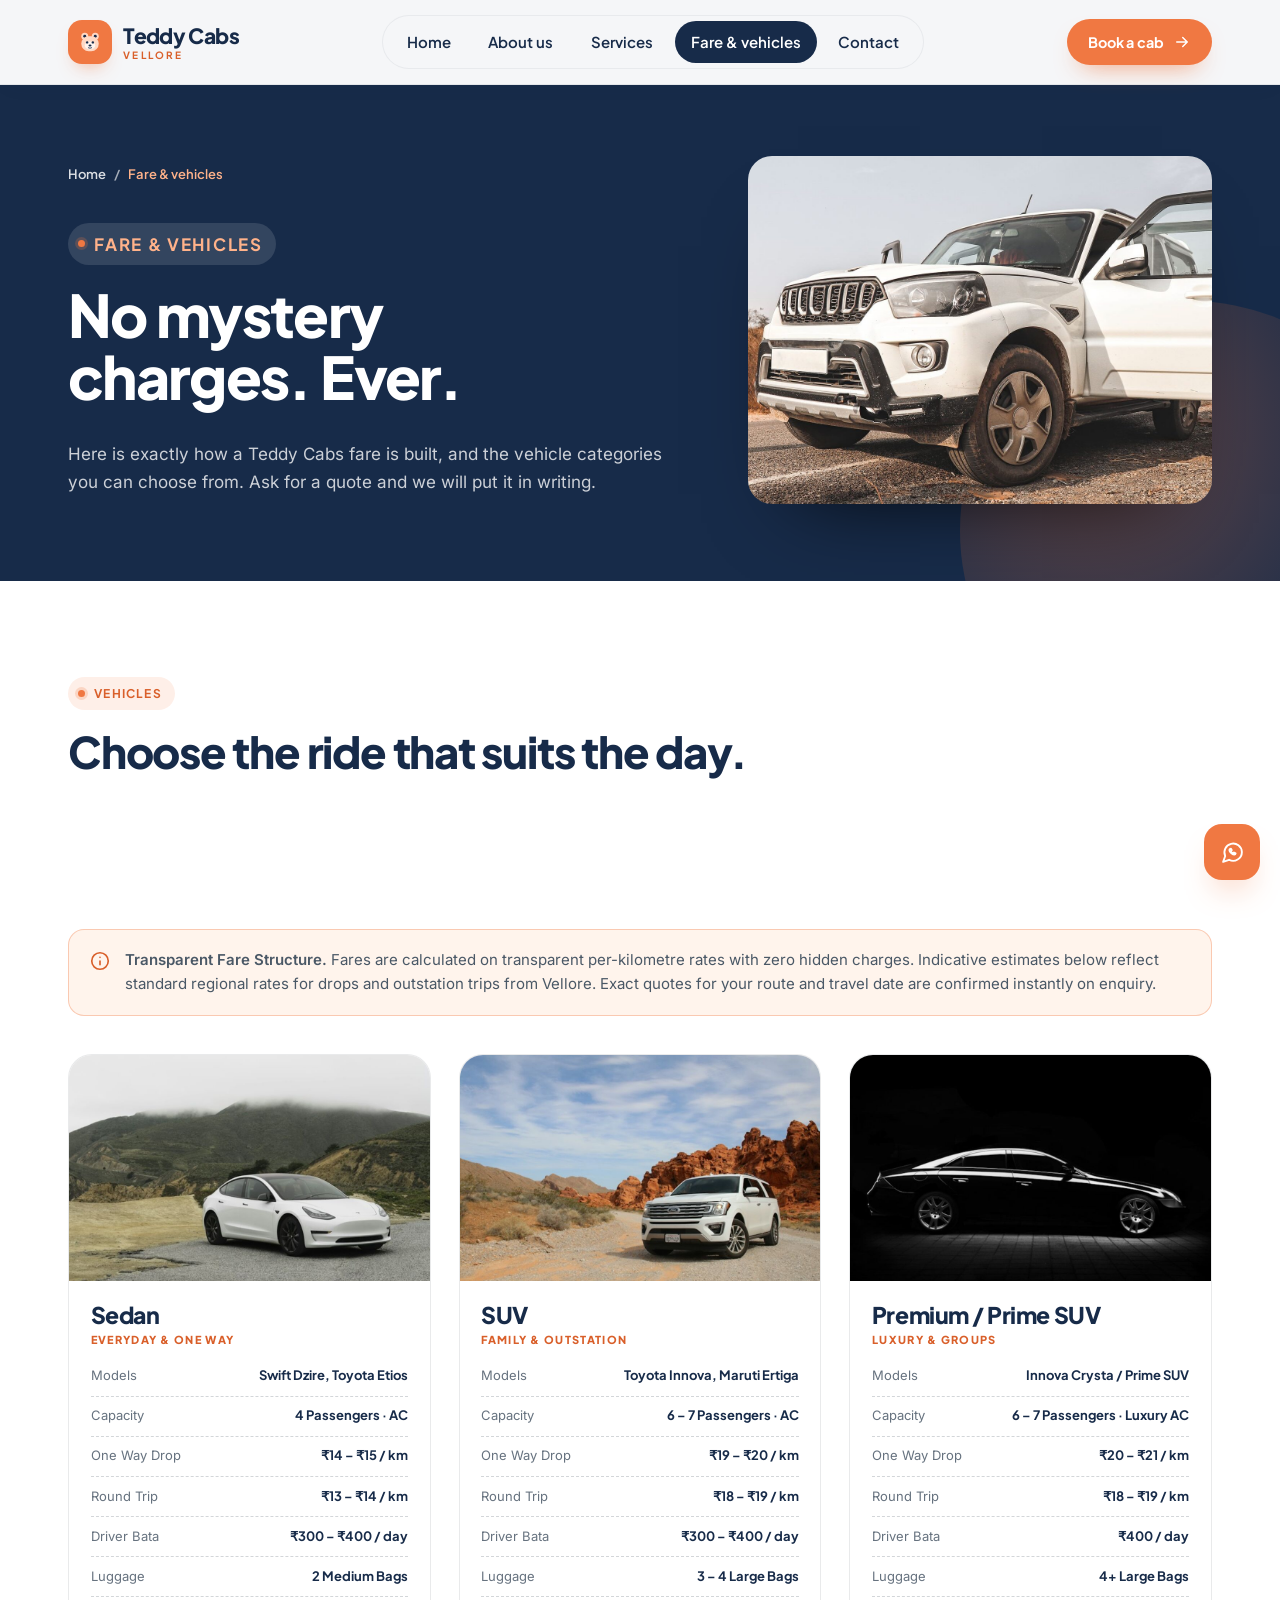
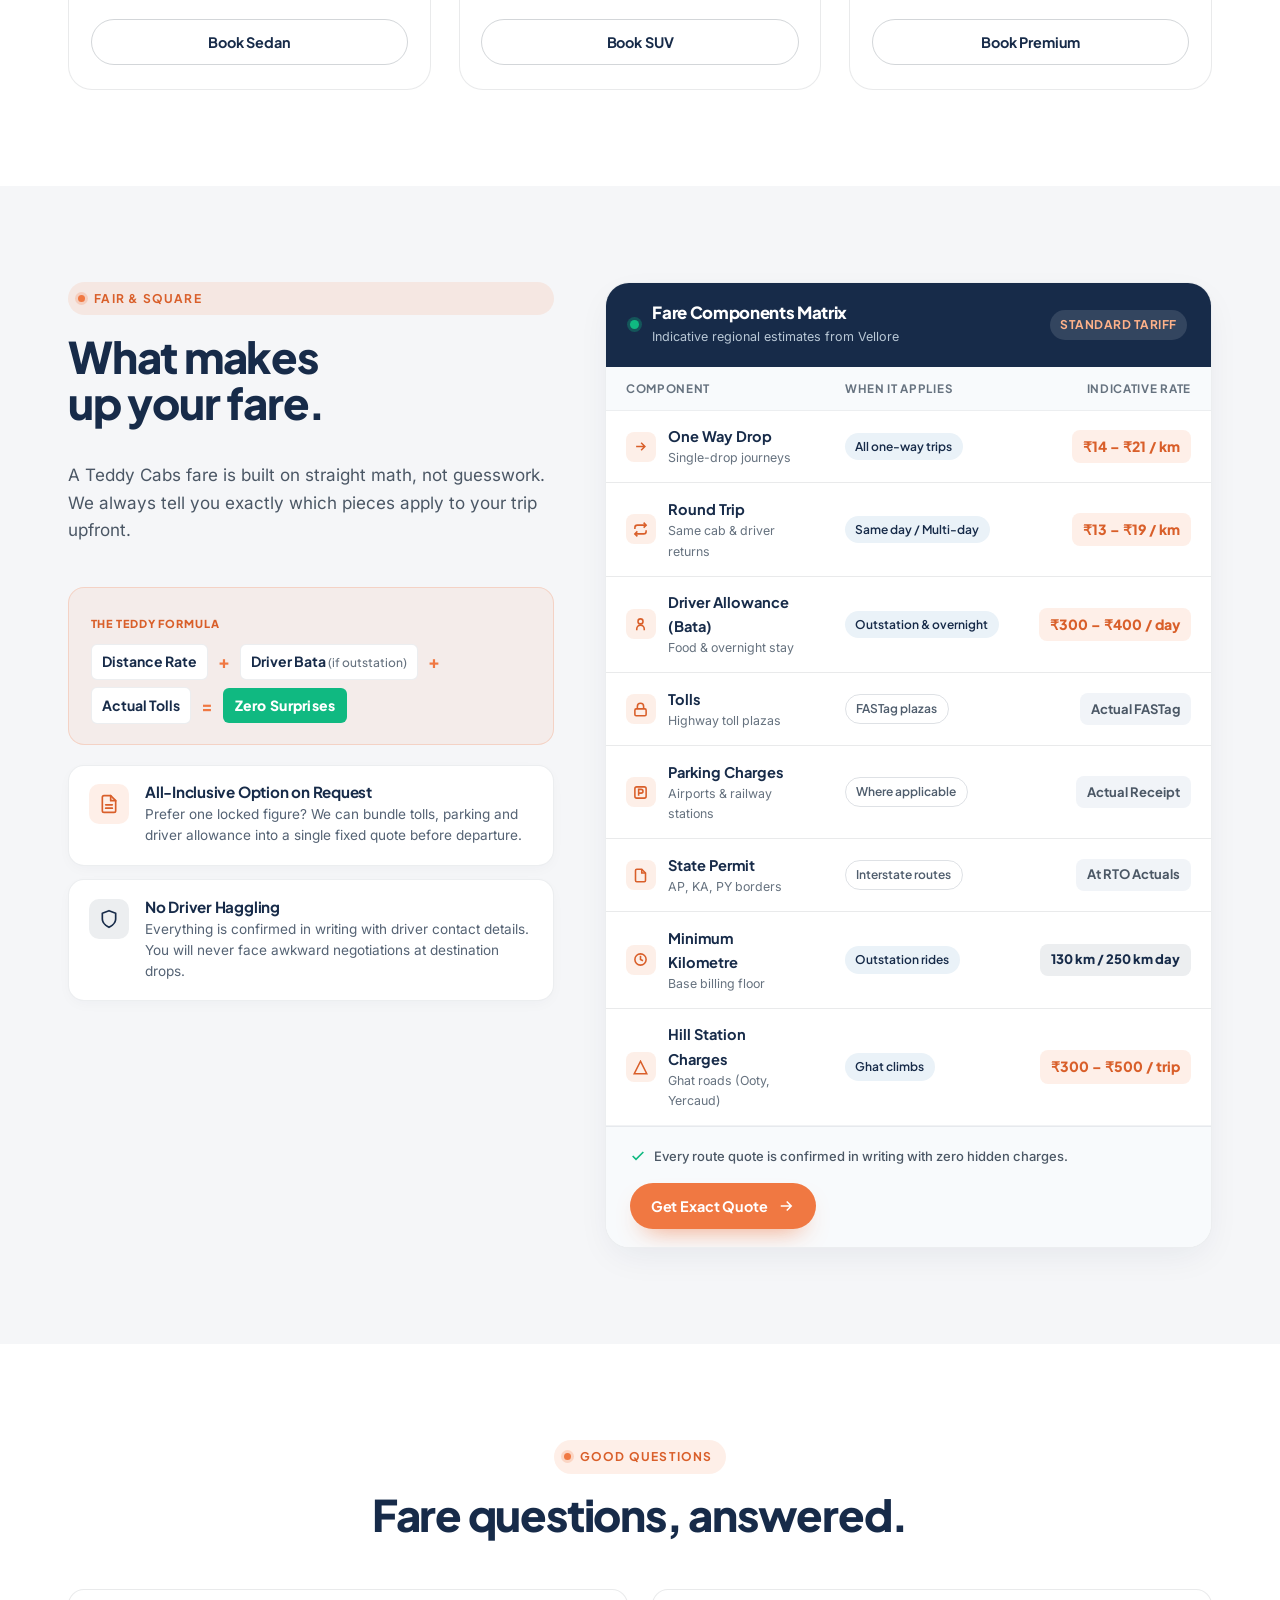
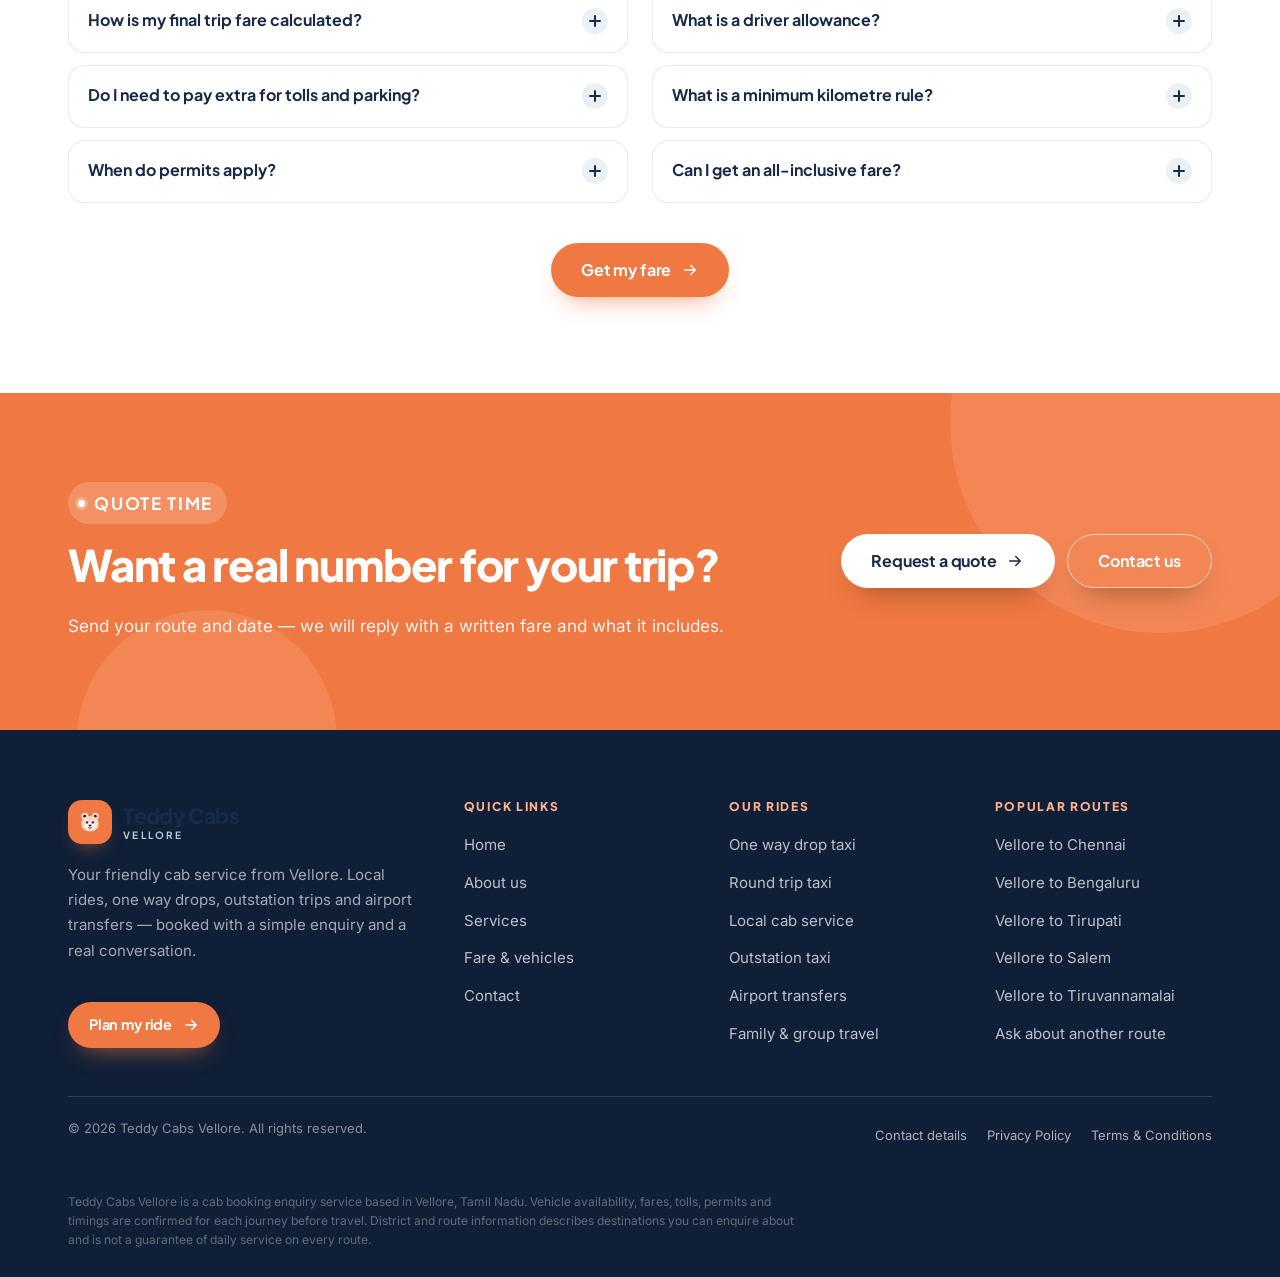
<file: tariff.html>
<!DOCTYPE html>
<html lang="en-IN">
<head>
<meta charset="utf-8">
<meta name="viewport" content="width=device-width, initial-scale=1, viewport-fit=cover">
<title>Fare & Vehicles | Teddy Cabs Vellore</title>
<meta name="description" content="See the vehicle categories, fare components and quote guidance for cab rides from Vellore with Teddy Cabs. Rates are confirmed for your route and travel date.">
<meta name="keywords" content="Vellore cab fare, Teddy Cabs Vellore price, Vellore taxi rate, Vellore cab tariff, outstation fare Vellore">
<meta name="author" content="Teddy Cabs Vellore">
<meta name="robots" content="index, follow, max-image-preview:large, max-snippet:-1, max-video-preview:-1">
<link rel="canonical" href="https://teddycabsvellore.com/tariff.html">
<meta name="theme-color" content="#172B49">

<meta property="og:type" content="website">
<meta property="og:site_name" content="Teddy Cabs Vellore">
<meta property="og:locale" content="en_IN">
<meta property="og:title" content="Fare & vehicles — Teddy Cabs Vellore">
<meta property="og:description" content="Vehicle categories and fare components for cab rides from Vellore. Every quote is confirmed for your route and date.">
<meta property="og:image" content="https://teddycabsvellore.com/assets/og/tariff.jpg">
<meta property="og:image:width" content="1200">
<meta property="og:image:height" content="630">
<meta property="og:image:alt" content="Teddy Cabs Vellore — friendly cab booking from Vellore, Tamil Nadu">
<meta property="og:url" content="https://teddycabsvellore.com/tariff.html">

<meta name="twitter:card" content="summary_large_image">
<meta name="twitter:title" content="Fare & vehicles — Teddy Cabs Vellore">
<meta name="twitter:description" content="Vehicle categories and fare components for cab rides from Vellore. Every quote is confirmed for your route and date.">
<meta name="twitter:image" content="https://teddycabsvellore.com/assets/og/tariff.jpg">
<meta name="twitter:image:alt" content="Teddy Cabs Vellore — friendly cab booking from Vellore, Tamil Nadu">

<link rel="icon" type="image/svg+xml" href="assets/favicon.svg">
<link rel="apple-touch-icon" href="assets/apple-touch-icon.png">

<link rel="preload" href="assets/fonts/PlusJakartaSans-800.woff2" as="font" type="font/woff2" crossorigin>
<link rel="preload" href="assets/fonts/Inter-400.woff2" as="font" type="font/woff2" crossorigin>
<link rel="stylesheet" href="css/style.css">

<script type="application/ld+json">
{
  "@context": "https://schema.org",
  "@graph": [
    {
      "@type": "TaxiService",
      "@id": "https://teddycabsvellore.com/#business",
      "name": "Teddy Cabs Vellore",
      "url": "https://teddycabsvellore.com/",
      "image": "https://teddycabsvellore.com/assets/og/tariff.jpg",
      "description": "Teddy Cabs Vellore is a friendly Vellore-based cab booking service for local rides, one way drops, outstation trips, airport transfers and family travel across Tamil Nadu.",
      "areaServed": [
        {
          "@type": "City",
          "name": "Vellore"
        },
        {
          "@type": "State",
          "name": "Tamil Nadu"
        },
        {
          "@type": "Country",
          "name": "India"
        }
      ],
      "address": {
        "@type": "PostalAddress",
        "streetAddress": "246/2B, Sakthi Nagar, Kalpudhur, Katpadi",
        "addressLocality": "Vellore",
        "postalCode": "632007",
        "addressRegion": "Tamil Nadu",
        "addressCountry": "IN"
      },
      "telephone": "+918148596089",
      "knowsLanguage": [
        "en",
        "ta"
      ]
    },
    {
      "@type": "WebPage",
      "@id": "https://teddycabsvellore.com/tariff.html#webpage",
      "url": "https://teddycabsvellore.com/tariff.html",
      "name": "Fare & Vehicles | Teddy Cabs Vellore",
      "description": "See the vehicle categories, fare components and quote guidance for cab rides from Vellore with Teddy Cabs. Rates are confirmed for your route and travel date.",
      "isPartOf": {
        "@id": "https://teddycabsvellore.com/#website"
      },
      "inLanguage": "en-IN"
    },
    {
      "@type": "OfferCatalog",
      "name": "Vehicle categories and fare components — Teddy Cabs Vellore",
      "url": "https://teddycabsvellore.com/tariff.html",
      "provider": {
        "@id": "https://teddycabsvellore.com/#business"
      },
      "itemListElement": [
        {
          "@type": "OfferCatalog",
          "name": "Sedan",
          "description": "City rides, airport drops and light-luggage one way trips. Indicative rate from ₹14/km."
        },
        {
          "@type": "OfferCatalog",
          "name": "SUV",
          "description": "Family trips, outstation journeys and extra luggage. Indicative rate from ₹19/km."
        },
        {
          "@type": "OfferCatalog",
          "name": "Premium / Larger Vehicle",
          "description": "Larger groups and premium occasions. Indicative rate from ₹20/km."
        },
        {
          "@type": "OfferCatalog",
          "name": "Fare components",
          "description": "Rate per kilometre, driver allowance, tolls, parking, permits and minimum kilometre conditions."
        }
      ]
    },
    {
      "@type": "FAQPage",
      "@id": "https://teddycabsvellore.com/tariff.html#faq",
      "mainEntity": [
        {
          "@type": "Question",
          "name": "How is my final trip fare calculated?",
          "acceptedAnswer": {
            "@type": "Answer",
            "text": "Because the business has not given us final rates yet, and we are not going to invent prices. Instead, this page explains how the fare is put together. Send your route and we will reply with an accurate quote."
          }
        },
        {
          "@type": "Question",
          "name": "What is a driver allowance?",
          "acceptedAnswer": {
            "@type": "Answer",
            "text": "A daily amount that covers the driver's food and stay when they are away on longer trips. It usually applies to outstation and multi-day round trips and is listed separately in your quote."
          }
        },
        {
          "@type": "Question",
          "name": "Do I need to pay extra for tolls and parking?",
          "acceptedAnswer": {
            "@type": "Answer",
            "text": "Only where they apply. Toll charges on highway routes and parking at airports or venues are either included in the quote or billed as actuals — it will say clearly which one when we send your fare."
          }
        },
        {
          "@type": "Question",
          "name": "What is a minimum kilometre rule?",
          "acceptedAnswer": {
            "@type": "Answer",
            "text": "Some one way and outstation journeys have a minimum distance or daily running requirement. If your trip is shorter, the minimum applies. We will tell you if it does before you book."
          }
        },
        {
          "@type": "Question",
          "name": "When do permits apply?",
          "acceptedAnswer": {
            "@type": "Answer",
            "text": "Interstate journeys and some restricted routes need a state permit. Where this applies, the charge appears as its own line in the quote."
          }
        },
        {
          "@type": "Question",
          "name": "Can I get an all-inclusive fare?",
          "acceptedAnswer": {
            "@type": "Answer",
            "text": "Yes — just ask. We can work out an all-inclusive figure that covers the likely tolls and parking so you are not worrying about small payments during the trip."
          }
        }
      ]
    },
    {
      "@type": "BreadcrumbList",
      "itemListElement": [
        {
          "@type": "ListItem",
          "position": 1,
          "name": "Home",
          "item": "https://teddycabsvellore.com/index.html"
        },
        {
          "@type": "ListItem",
          "position": 2,
          "name": "Fare & vehicles",
          "item": "https://teddycabsvellore.com/tariff.html"
        }
      ]
    }
  ]
}
</script>
</head>
<body class="">
<a class="skip-link" href="#main">Skip to content</a>

<header class="site-header" id="siteHeader">
  <div class="container">
    <nav class="nav" aria-label="Primary">
      <a class="brand" href="index.html" aria-label="Teddy Cabs Vellore — home">
        <span class="brand__mark"><svg viewBox="0 0 64 64" aria-hidden="true" focusable="false">
  <circle cx="20" cy="19" r="8" fill="#FFD9C5"/><circle cx="44" cy="19" r="8" fill="#FFD9C5"/>
  <circle cx="20" cy="19" r="3.4" fill="#172B49"/><circle cx="44" cy="19" r="3.4" fill="#172B49"/>
  <rect x="12" y="19" width="40" height="34" rx="17" fill="#FFD9C5"/>
  <ellipse cx="32" cy="40" rx="12" ry="9" fill="#FFF4EE"/>
  <circle cx="25.5" cy="33" r="2.7" fill="#172B49"/><circle cx="38.5" cy="33" r="2.7" fill="#172B49"/>
  <ellipse cx="32" cy="40" rx="3.4" ry="2.5" fill="#172B49"/>
  <path d="M28 45c1.6 1.6 6.4 1.6 8 0" stroke="#172B49" stroke-width="1.8" fill="none" stroke-linecap="round"/>
</svg></span>
        <span class="brand__text">
          <span class="brand__name">Teddy Cabs</span>
          <span class="brand__sub">Vellore</span>
        </span>
      </a>
      <ul class="nav__links">
          <li><a class="nav__link" href="index.html">Home</a></li>
          <li><a class="nav__link" href="about.html">About us</a></li>
          <li><a class="nav__link" href="services.html">Services</a></li>
          <li><a class="nav__link is-active" href="tariff.html" aria-current="page">Fare &amp; vehicles</a></li>
          <li><a class="nav__link" href="contact.html">Contact</a></li>
      </ul>
      <div class="nav__right">
        <a class="btn btn--sm" href="https://wa.me/918148596089?text=Hello%20Teddy%20Cabs%2C%20I%20would%20like%20to%20book%20a%20cab" target="_blank" rel="noopener">Book a cab <svg viewBox="0 0 24 24" fill="none" stroke="currentColor" stroke-width="2" stroke-linecap="round" stroke-linejoin="round" aria-hidden="true"><path d="M5 12h14M13 6l6 6-6 6"/></svg></a>
        <button class="nav__toggle" type="button" aria-label="Open menu" aria-expanded="false" aria-controls="navSheet">
          <i></i><i></i><i></i>
        </button>
      </div>
    </nav>
  </div>
  <div class="nav__sheet" id="navSheet" aria-hidden="true">
    <div class="container">
      <ul>
          <li><a class="nav__sheet-link" href="index.html">Home<svg viewBox="0 0 24 24" fill="none" stroke="currentColor" stroke-width="2" stroke-linecap="round" stroke-linejoin="round" aria-hidden="true"><path d="M5 12h14M13 6l6 6-6 6"/></svg></a></li>
          <li><a class="nav__sheet-link" href="about.html">About us<svg viewBox="0 0 24 24" fill="none" stroke="currentColor" stroke-width="2" stroke-linecap="round" stroke-linejoin="round" aria-hidden="true"><path d="M5 12h14M13 6l6 6-6 6"/></svg></a></li>
          <li><a class="nav__sheet-link" href="services.html">Services<svg viewBox="0 0 24 24" fill="none" stroke="currentColor" stroke-width="2" stroke-linecap="round" stroke-linejoin="round" aria-hidden="true"><path d="M5 12h14M13 6l6 6-6 6"/></svg></a></li>
          <li><a class="nav__sheet-link is-active" href="tariff.html">Fare &amp; vehicles<svg viewBox="0 0 24 24" fill="none" stroke="currentColor" stroke-width="2" stroke-linecap="round" stroke-linejoin="round" aria-hidden="true"><path d="M5 12h14M13 6l6 6-6 6"/></svg></a></li>
          <li><a class="nav__sheet-link" href="contact.html">Contact<svg viewBox="0 0 24 24" fill="none" stroke="currentColor" stroke-width="2" stroke-linecap="round" stroke-linejoin="round" aria-hidden="true"><path d="M5 12h14M13 6l6 6-6 6"/></svg></a></li>
      </ul>
      <div class="nav__sheet-foot">
        <a class="btn" href="https://wa.me/918148596089?text=Hello%20Teddy%20Cabs%2C%20I%20would%20like%20to%20book%20a%20cab" target="_blank" rel="noopener">Book a cab <svg viewBox="0 0 24 24" fill="none" stroke="currentColor" stroke-width="2" stroke-linecap="round" stroke-linejoin="round" aria-hidden="true"><path d="M5 12h14M13 6l6 6-6 6"/></svg></a>
        <a class="btn btn--ghost" href="contact.html">Contact the team</a>
        <p class="nav__sheet-note">Vellore, Tamil Nadu &middot; Local &amp; outstation cab enquiries</p>
      </div>
    </div>
  </div>
</header>

<main id="main">
  <section class="page-hero" aria-labelledby="page-title">
    <div class="container">
      <div class="page-hero__grid">
        <div>
          <nav class="crumbs" aria-label="Breadcrumb">
            <a href="index.html">Home</a> <span aria-hidden="true">/</span> <span aria-current="page">Fare &amp; vehicles</span>
          </nav>
          <p class="tagline">Fare &amp; vehicles</p>
          <h1 id="page-title">No mystery charges. Ever.</h1>
          <p>Here is exactly how a Teddy Cabs fare is built, and the vehicle categories you can choose from. Ask for a
            quote and we will put it in writing.</p>
        </div>
        <div class="page-hero__media" data-reveal="zoom">
          <img src="assets/images/hero-tariff.jpg" alt="White SUV on a road with an open door, ready for a cab trip" width="1600" height="900" fetchpriority="high" decoding="async">
        </div>
      </div>
    </div>
  </section>

  <section class="section section--white">
    <div class="container">
      <div class="section-head section-head--split">
        <div>
          <p class="tagline" data-reveal>Vehicles</p>
          <h2 data-reveal data-delay="60">Choose the ride that suits the day.</h2>
        </div>
        <p class="lede" data-reveal data-delay="100" style="max-width:42ch">Capacity and rates are confirmed when you enquire —
          we do not publish numbers we cannot stand behind.</p>
      </div>

      <div class="rate-note" data-reveal>
        <svg viewBox="0 0 24 24" fill="none" stroke="currentColor" stroke-width="1.9" stroke-linecap="round" stroke-linejoin="round" aria-hidden="true"><circle cx="12" cy="12" r="9"/><path d="M12 16v-4M12 8h.01"/></svg>
        <p><strong>Transparent Fare Structure.</strong> Fares are calculated on transparent per-kilometre rates with zero hidden charges. Indicative estimates below reflect standard regional rates for drops and outstation trips from Vellore. Exact quotes for your route and travel date are confirmed instantly on enquiry.</p>
      </div>

      <div class="tariff-cards">
        <article class="tariff-card" data-reveal>
          <div class="tariff-card__media"><img src="assets/images/vehicle-sedan.jpg" alt="White sedan category car for city and airport rides from Vellore" width="1000" height="700" loading="lazy" decoding="async"></div>
          <div class="tariff-card__body">
            <h3>Sedan</h3>
            <p class="tariff-card__label">Everyday &amp; One Way</p>
            <ul class="spec-list">
              <li><span>Models</span><strong>Swift Dzire, Toyota Etios</strong></li>
              <li><span>Capacity</span><strong>4 Passengers &middot; AC</strong></li>
              <li><span>One Way Drop</span><strong>₹14 – ₹15 / km</strong></li>
              <li><span>Round Trip</span><strong>₹13 – ₹14 / km</strong></li>
              <li><span>Driver Bata</span><strong>₹300 – ₹400 / day</strong></li>
              <li><span>Luggage</span><strong>2 Medium Bags</strong></li>
            </ul>
            <a class="btn btn--outline btn--sm btn--block" href="https://wa.me/918148596089?text=Hello%20Teddy%20Cabs%2C%20I%20would%20like%20to%20book%20a%20Sedan%20cab" target="_blank" rel="noopener">Book Sedan</a>
          </div>
        </article>
        <article class="tariff-card" data-reveal data-delay="80">
          <div class="tariff-card__media"><img src="assets/images/vehicle-suv.jpg" alt="White SUV category vehicle for family and outstation trips from Vellore" width="1000" height="700" loading="lazy" decoding="async"></div>
          <div class="tariff-card__body">
            <h3>SUV</h3>
            <p class="tariff-card__label">Family &amp; Outstation</p>
            <ul class="spec-list">
              <li><span>Models</span><strong>Toyota Innova, Maruti Ertiga</strong></li>
              <li><span>Capacity</span><strong>6 – 7 Passengers &middot; AC</strong></li>
              <li><span>One Way Drop</span><strong>₹19 – ₹20 / km</strong></li>
              <li><span>Round Trip</span><strong>₹18 – ₹19 / km</strong></li>
              <li><span>Driver Bata</span><strong>₹300 – ₹400 / day</strong></li>
              <li><span>Luggage</span><strong>3 – 4 Large Bags</strong></li>
            </ul>
            <a class="btn btn--outline btn--sm btn--block" href="https://wa.me/918148596089?text=Hello%20Teddy%20Cabs%2C%20I%20would%20like%20to%20book%20an%20SUV%20cab" target="_blank" rel="noopener">Book SUV</a>
          </div>
        </article>
        <article class="tariff-card" data-reveal data-delay="160">
          <div class="tariff-card__media"><img src="assets/images/vehicle-premium.jpg" alt="Premium black sedan available on request from Teddy Cabs Vellore" width="1000" height="700" loading="lazy" decoding="async"></div>
          <div class="tariff-card__body">
            <h3>Premium / Prime SUV</h3>
            <p class="tariff-card__label">Luxury &amp; Groups</p>
            <ul class="spec-list">
              <li><span>Models</span><strong>Innova Crysta / Prime SUV</strong></li>
              <li><span>Capacity</span><strong>6 – 7 Passengers &middot; Luxury AC</strong></li>
              <li><span>One Way Drop</span><strong>₹20 – ₹21 / km</strong></li>
              <li><span>Round Trip</span><strong>₹18 – ₹19 / km</strong></li>
              <li><span>Driver Bata</span><strong>₹400 / day</strong></li>
              <li><span>Luggage</span><strong>4+ Large Bags</strong></li>
            </ul>
            <a class="btn btn--outline btn--sm btn--block" href="https://wa.me/918148596089?text=Hello%20Teddy%20Cabs%2C%20I%20would%20like%20to%20book%20a%20Premium%20cab" target="_blank" rel="noopener">Book Premium</a>
          </div>
        </article>
      </div>
    </div>
  </section>

  <section class="section section--grey" id="fair-and-square">
    <div class="container">
      <div class="fare-showcase">
        <!-- Left side: Narrative & Formula Anatomy -->
        <div class="fare-intro" data-reveal>
          <p class="tagline">Fair &amp; square</p>
          <h2 data-reveal data-delay="60">What makes up your fare.</h2>
          <p class="lede" data-reveal data-delay="100" style="margin-top:0.75rem">A Teddy Cabs fare is built on straight math, not guesswork. We always tell you exactly which pieces apply to your trip upfront.</p>
          
          <div class="fare-formula" data-reveal data-delay="120">
            <span class="fare-formula__badge">The Teddy Formula</span>
            <div class="fare-formula__eq">
              <span class="eq-item">Distance Rate</span>
              <span class="eq-op">+</span>
              <span class="eq-item">Driver Bata <small>(if outstation)</small></span>
              <span class="eq-op">+</span>
              <span class="eq-item">Actual Tolls</span>
              <span class="eq-op">=</span>
              <span class="eq-total">Zero Surprises</span>
            </div>
          </div>

          <div class="fare-cards-list" data-reveal data-delay="160">
            <div class="fare-feature-card">
              <div class="fare-feature-card__icon" aria-hidden="true">
                <svg width="20" height="20" viewBox="0 0 24 24" fill="none" stroke="currentColor" stroke-width="2" stroke-linecap="round" stroke-linejoin="round"><path d="M14 2H6a2 2 0 0 0-2 2v16a2 2 0 0 0 2 2h12a2 2 0 0 0 2-2V8z"/><polyline points="14 2 14 8 20 8"/><line x1="16" y1="13" x2="8" y2="13"/><line x1="16" y1="17" x2="8" y2="17"/></svg>
              </div>
              <div>
                <h4>All-Inclusive Option on Request</h4>
                <p>Prefer one locked figure? We can bundle tolls, parking and driver allowance into a single fixed quote before departure.</p>
              </div>
            </div>

            <div class="fare-feature-card">
              <div class="fare-feature-card__icon fare-feature-card__icon--blue" aria-hidden="true">
                <svg width="20" height="20" viewBox="0 0 24 24" fill="none" stroke="currentColor" stroke-width="2" stroke-linecap="round" stroke-linejoin="round"><path d="M12 22s8-4 8-10V5l-8-3-8 3v7c0 6 8 10 8 10z"/></svg>
              </div>
              <div>
                <h4>No Driver Haggling</h4>
                <p>Everything is confirmed in writing with driver contact details. You will never face awkward negotiations at destination drops.</p>
              </div>
            </div>
          </div>
        </div>

        <!-- Right side: Modern Matrix Dashboard -->
        <div class="fare-matrix-card" data-reveal data-delay="80">
          <div class="fare-matrix-header">
            <div class="fare-matrix-header__info">
              <span class="fare-status-dot" aria-hidden="true"></span>
              <div>
                <h3 class="fare-matrix-title">Fare Components Matrix</h3>
                <p class="fare-matrix-sub">Indicative regional estimates from Vellore</p>
              </div>
            </div>
            <span class="fare-pill-badge">Standard Tariff</span>
          </div>

          <div class="fare-table-wrap">
            <table class="rate-table fare-table">
              <thead>
                <tr>
                  <th scope="col">Component</th>
                  <th scope="col">When It Applies</th>
                  <th scope="col">Indicative Rate</th>
                </tr>
              </thead>
              <tbody>
                <tr>
                  <td>
                    <div class="cell-component">
                      <span class="comp-icon" aria-hidden="true"><svg width="15" height="15" viewBox="0 0 24 24" fill="none" stroke="currentColor" stroke-width="2.5"><path d="M5 12h14M13 6l6 6-6 6"/></svg></span>
                      <div>
                        <strong>One Way Drop</strong>
                        <span class="cell-desc">Single-drop journeys</span>
                      </div>
                    </div>
                  </td>
                  <td><span class="rule-chip">All one-way trips</span></td>
                  <td><span class="rate-badge">₹14 – ₹21 / km</span></td>
                </tr>
                <tr>
                  <td>
                    <div class="cell-component">
                      <span class="comp-icon" aria-hidden="true"><svg width="15" height="15" viewBox="0 0 24 24" fill="none" stroke="currentColor" stroke-width="2.5"><polyline points="17 1 21 5 17 9"/><path d="M3 11V9a4 4 0 0 1 4-4h14"/><polyline points="7 23 3 19 7 15"/><path d="M21 13v2a4 4 0 0 1-4 4H3"/></svg></span>
                      <div>
                        <strong>Round Trip</strong>
                        <span class="cell-desc">Same cab &amp; driver returns</span>
                      </div>
                    </div>
                  </td>
                  <td><span class="rule-chip">Same day / Multi-day</span></td>
                  <td><span class="rate-badge">₹13 – ₹19 / km</span></td>
                </tr>
                <tr>
                  <td>
                    <div class="cell-component">
                      <span class="comp-icon" aria-hidden="true"><svg width="15" height="15" viewBox="0 0 24 24" fill="none" stroke="currentColor" stroke-width="2.5"><circle cx="12" cy="7" r="4"/><path d="M6 21v-2a6 6 0 0 1 12 0v2"/></svg></span>
                      <div>
                        <strong>Driver Allowance (Bata)</strong>
                        <span class="cell-desc">Food &amp; overnight stay</span>
                      </div>
                    </div>
                  </td>
                  <td><span class="rule-chip">Outstation &amp; overnight</span></td>
                  <td><span class="rate-badge">₹300 – ₹400 / day</span></td>
                </tr>
                <tr>
                  <td>
                    <div class="cell-component">
                      <span class="comp-icon" aria-hidden="true"><svg width="15" height="15" viewBox="0 0 24 24" fill="none" stroke="currentColor" stroke-width="2.5"><rect x="3" y="11" width="18" height="11" rx="2"/><path d="M7 11V7a5 5 0 0 1 10 0v4"/></svg></span>
                      <div>
                        <strong>Tolls</strong>
                        <span class="cell-desc">Highway toll plazas</span>
                      </div>
                    </div>
                  </td>
                  <td><span class="rule-chip rule-chip--outline">FASTag plazas</span></td>
                  <td><span class="rate-badge rate-badge--muted">Actual FASTag</span></td>
                </tr>
                <tr>
                  <td>
                    <div class="cell-component">
                      <span class="comp-icon" aria-hidden="true"><svg width="15" height="15" viewBox="0 0 24 24" fill="none" stroke="currentColor" stroke-width="2.5"><rect x="3" y="3" width="18" height="18" rx="3"/><path d="M9 17V7h4a3 3 0 0 1 0 6H9"/></svg></span>
                      <div>
                        <strong>Parking Charges</strong>
                        <span class="cell-desc">Airports &amp; railway stations</span>
                      </div>
                    </div>
                  </td>
                  <td><span class="rule-chip rule-chip--outline">Where applicable</span></td>
                  <td><span class="rate-badge rate-badge--muted">Actual Receipt</span></td>
                </tr>
                <tr>
                  <td>
                    <div class="cell-component">
                      <span class="comp-icon" aria-hidden="true"><svg width="15" height="15" viewBox="0 0 24 24" fill="none" stroke="currentColor" stroke-width="2.5"><path d="M14 2H6a2 2 0 0 0-2 2v16a2 2 0 0 0 2 2h12a2 2 0 0 0 2-2V8z"/><polyline points="14 2 14 8 20 8"/></svg></span>
                      <div>
                        <strong>State Permit</strong>
                        <span class="cell-desc">AP, KA, PY borders</span>
                      </div>
                    </div>
                  </td>
                  <td><span class="rule-chip rule-chip--outline">Interstate routes</span></td>
                  <td><span class="rate-badge rate-badge--muted">At RTO Actuals</span></td>
                </tr>
                <tr>
                  <td>
                    <div class="cell-component">
                      <span class="comp-icon" aria-hidden="true"><svg width="15" height="15" viewBox="0 0 24 24" fill="none" stroke="currentColor" stroke-width="2.5"><circle cx="12" cy="12" r="9"/><polyline points="12 6 12 12 16 14"/></svg></span>
                      <div>
                        <strong>Minimum Kilometre</strong>
                        <span class="cell-desc">Base billing floor</span>
                      </div>
                    </div>
                  </td>
                  <td><span class="rule-chip">Outstation rides</span></td>
                  <td><span class="rate-badge rate-badge--accent">130 km / 250 km day</span></td>
                </tr>
                <tr>
                  <td>
                    <div class="cell-component">
                      <span class="comp-icon" aria-hidden="true"><svg width="15" height="15" viewBox="0 0 24 24" fill="none" stroke="currentColor" stroke-width="2.5"><polygon points="12 2 2 22 22 22"/></svg></span>
                      <div>
                        <strong>Hill Station Charges</strong>
                        <span class="cell-desc">Ghat roads (Ooty, Yercaud)</span>
                      </div>
                    </div>
                  </td>
                  <td><span class="rule-chip">Ghat climbs</span></td>
                  <td><span class="rate-badge">₹300 – ₹500 / trip</span></td>
                </tr>
              </tbody>
            </table>
          </div>

          <div class="fare-matrix-footer">
            <div class="fare-matrix-footer__note">
              <svg width="16" height="16" viewBox="0 0 24 24" fill="none" stroke="currentColor" stroke-width="2.5" aria-hidden="true"><polyline points="20 6 9 17 4 12"/></svg>
              <span>Every route quote is confirmed in writing with zero hidden charges.</span>
            </div>
            <a class="btn btn--sm" href="https://wa.me/918148596089?text=Hello%20Teddy%20Cabs%2C%20I%20would%20like%20to%20get%20an%20exact%20fare%20quote" target="_blank" rel="noopener">Get Exact Quote <svg viewBox="0 0 24 24" fill="none" stroke="currentColor" stroke-width="2" aria-hidden="true"><path d="M5 12h14M13 6l6 6-6 6"/></svg></a>
          </div>
        </div>
      </div>
    </div>
  </section>

  <section class="section section--white">
    <div class="container">
      <div class="section-head section-head--center">
        <p class="tagline" data-reveal>Good questions</p>
        <h2 data-reveal data-delay="60">Fare questions, answered.</h2>
      </div>
      <div class="faq-grid" data-faq data-reveal>
        <div class="faq-item">
          <h3 style="margin:0"><button class="faq-q" type="button" aria-expanded="false" aria-controls="tar-a-0" id="tar-b-0">
            <span>How is my final trip fare calculated?</span><span class="faq-q__icon" aria-hidden="true"></span></button></h3>
          <div class="faq-a" id="tar-a-0" role="region" aria-labelledby="tar-b-0"><div class="faq-a__inner">Your fare is calculated transparently based on the distance travelled, chosen vehicle category (Sedan, SUV or Premium), journey type (one-way drop or round trip), and applicable highway tolls or state permits. For one-way drops, you only pay for the one-way distance with no return fare charges.</div></div>
        </div>

        <div class="faq-item">
          <h3 style="margin:0"><button class="faq-q" type="button" aria-expanded="false" aria-controls="tar-a-1" id="tar-b-1">
            <span>What is a driver allowance?</span><span class="faq-q__icon" aria-hidden="true"></span></button></h3>
          <div class="faq-a" id="tar-a-1" role="region" aria-labelledby="tar-b-1"><div class="faq-a__inner">A daily amount that covers the driver's food and stay when they are away on longer trips. It usually applies to outstation and multi-day round trips and is listed separately in your quote.</div></div>
        </div>

        <div class="faq-item">
          <h3 style="margin:0"><button class="faq-q" type="button" aria-expanded="false" aria-controls="tar-a-2" id="tar-b-2">
            <span>Do I need to pay extra for tolls and parking?</span><span class="faq-q__icon" aria-hidden="true"></span></button></h3>
          <div class="faq-a" id="tar-a-2" role="region" aria-labelledby="tar-b-2"><div class="faq-a__inner">Only where they apply. Toll charges on highway routes and parking at airports or venues are either included in the quote or billed as actuals — it will say clearly which one when we send your fare.</div></div>
        </div>

        <div class="faq-item">
          <h3 style="margin:0"><button class="faq-q" type="button" aria-expanded="false" aria-controls="tar-a-3" id="tar-b-3">
            <span>What is a minimum kilometre rule?</span><span class="faq-q__icon" aria-hidden="true"></span></button></h3>
          <div class="faq-a" id="tar-a-3" role="region" aria-labelledby="tar-b-3"><div class="faq-a__inner">Some one way and outstation journeys have a minimum distance or daily running requirement. If your trip is shorter, the minimum applies. We will tell you if it does before you book.</div></div>
        </div>

        <div class="faq-item">
          <h3 style="margin:0"><button class="faq-q" type="button" aria-expanded="false" aria-controls="tar-a-4" id="tar-b-4">
            <span>When do permits apply?</span><span class="faq-q__icon" aria-hidden="true"></span></button></h3>
          <div class="faq-a" id="tar-a-4" role="region" aria-labelledby="tar-b-4"><div class="faq-a__inner">Interstate journeys and some restricted routes need a state permit. Where this applies, the charge appears as its own line in the quote.</div></div>
        </div>

        <div class="faq-item">
          <h3 style="margin:0"><button class="faq-q" type="button" aria-expanded="false" aria-controls="tar-a-5" id="tar-b-5">
            <span>Can I get an all-inclusive fare?</span><span class="faq-q__icon" aria-hidden="true"></span></button></h3>
          <div class="faq-a" id="tar-a-5" role="region" aria-labelledby="tar-b-5"><div class="faq-a__inner">Yes — just ask. We can work out an all-inclusive figure that covers the likely tolls and parking so you are not worrying about small payments during the trip.</div></div>
        </div>
      </div>
      <p style="text-align:center;margin-top:2.5rem" data-reveal><a class="btn" href="https://wa.me/918148596089?text=Hello%20Teddy%20Cabs%2C%20I%20would%20like%20to%20get%20a%20fare%20quote" target="_blank" rel="noopener">Get my fare <svg viewBox="0 0 24 24" fill="none" stroke="currentColor" stroke-width="2" stroke-linecap="round" stroke-linejoin="round" aria-hidden="true"><path d="M5 12h14M13 6l6 6-6 6"/></svg></a></p>
    </div>
  </section>

  <section class="cta" aria-labelledby="tar-cta">
    <div class="container">
      <div class="cta__inner">
        <div>
          <p class="tagline" data-reveal>Quote time</p>
          <h2 id="tar-cta" data-reveal data-delay="60">Want a real number for your trip?</h2>
          <p data-reveal data-delay="100">Send your route and date — we will reply with a written fare and what it includes.</p>
        </div>
        <div class="cta__actions" data-reveal data-delay="140">
          <a class="btn" href="https://wa.me/918148596089?text=Hello%20Teddy%20Cabs%2C%20I%20would%20like%20to%20request%20a%20quote" target="_blank" rel="noopener">Request a quote <svg viewBox="0 0 24 24" fill="none" stroke="currentColor" stroke-width="2" stroke-linecap="round" stroke-linejoin="round" aria-hidden="true"><path d="M5 12h14M13 6l6 6-6 6"/></svg></a>
          <a class="btn btn--ghost" href="contact.html">Contact us</a>
        </div>
      </div>
    </div>
  </section>
</main>

<footer class="site-footer">
  <div class="container">
    <div class="footer-grid">
      <div class="footer-brand">
        <a class="brand" href="index.html" aria-label="Teddy Cabs Vellore — home">
          <span class="brand__mark"><svg viewBox="0 0 64 64" aria-hidden="true" focusable="false">
  <circle cx="20" cy="19" r="8" fill="#FFD9C5"/><circle cx="44" cy="19" r="8" fill="#FFD9C5"/>
  <circle cx="20" cy="19" r="3.4" fill="#172B49"/><circle cx="44" cy="19" r="3.4" fill="#172B49"/>
  <rect x="12" y="19" width="40" height="34" rx="17" fill="#FFD9C5"/>
  <ellipse cx="32" cy="40" rx="12" ry="9" fill="#FFF4EE"/>
  <circle cx="25.5" cy="33" r="2.7" fill="#172B49"/><circle cx="38.5" cy="33" r="2.7" fill="#172B49"/>
  <ellipse cx="32" cy="40" rx="3.4" ry="2.5" fill="#172B49"/>
  <path d="M28 45c1.6 1.6 6.4 1.6 8 0" stroke="#172B49" stroke-width="1.8" fill="none" stroke-linecap="round"/>
</svg></span>
          <span class="brand__text">
            <span class="brand__name">Teddy Cabs</span>
            <span class="brand__sub">Vellore</span>
          </span>
        </a>
        <p>Your friendly cab service from Vellore. Local rides, one way drops, outstation trips and airport transfers — booked with a simple enquiry and a real conversation.</p>
        <a class="btn btn--sm" href="https://wa.me/918148596089?text=Hello%20Teddy%20Cabs%2C%20I%20would%20like%20to%20plan%20a%20ride" target="_blank" rel="noopener">Plan my ride <svg viewBox="0 0 24 24" fill="none" stroke="currentColor" stroke-width="2" stroke-linecap="round" stroke-linejoin="round" aria-hidden="true"><path d="M5 12h14M13 6l6 6-6 6"/></svg></a>
      </div>
      <div class="footer-col">
        <h3>Quick links</h3>
        <ul>
          <li><a href="index.html">Home</a></li>
          <li><a href="about.html">About us</a></li>
          <li><a href="services.html">Services</a></li>
          <li><a href="tariff.html">Fare &amp; vehicles</a></li>
          <li><a href="contact.html">Contact</a></li>
        </ul>
      </div>
      <div class="footer-col">
        <h3>Our rides</h3>
        <ul>
          <li><a href="services.html#one-way">One way drop taxi</a></li>
          <li><a href="services.html#round-trip">Round trip taxi</a></li>
          <li><a href="services.html#local">Local cab service</a></li>
          <li><a href="services.html#outstation">Outstation taxi</a></li>
          <li><a href="services.html#airport">Airport transfers</a></li>
          <li><a href="services.html#family">Family &amp; group travel</a></li>
        </ul>
      </div>
      <div class="footer-col">
        <h3>Popular routes</h3>
        <ul>
          <li><a href="index.html#routes">Vellore to Chennai</a></li>
          <li><a href="index.html#routes">Vellore to Bengaluru</a></li>
          <li><a href="index.html#routes">Vellore to Tirupati</a></li>
          <li><a href="index.html#routes">Vellore to Salem</a></li>
          <li><a href="index.html#routes">Vellore to Tiruvannamalai</a></li>
          <li><a href="contact.html">Ask about another route</a></li>
        </ul>
      </div>
    </div>
    <div class="footer-bottom">
      <p>&copy; <span data-year>2026</span> Teddy Cabs Vellore. All rights reserved.</p>
      <ul>
        <li><a href="contact.html#contact-details">Contact details</a></li>
        <li><a href="privacy.html">Privacy Policy</a></li>
        <li><a href="terms.html">Terms &amp; Conditions</a></li>
      </ul>
    </div>
    <p class="footer-legal">Teddy Cabs Vellore is a cab booking enquiry service based in Vellore, Tamil Nadu. Vehicle availability, fares, tolls, permits and timings are confirmed for each journey before travel. District and route information describes destinations you can enquire about and is not a guarantee of daily service on every route.</p>
  </div>
</footer>
<a class="float-wa" href="https://wa.me/918148596089" target="_blank" rel="noopener" aria-label="Plan a cab journey on WhatsApp"><svg viewBox="0 0 24 24" fill="none" stroke="currentColor" stroke-width="1.9" stroke-linecap="round" stroke-linejoin="round" aria-hidden="true"><path d="M21 11.5a8.4 8.4 0 0 1-12.3 7.5L3 21l2-5.6A8.4 8.4 0 1 1 21 11.5z"/><path d="M9 9.5c0 .8 1 2.4 2 3.2s2.2 1.3 2.9 1.3c.5 0 1-.6 1.1-1.1l-1.6-.9-1 .8c-.7-.3-1.6-1.3-1.9-2l.8-1-.8-1.5c-.6.1-1.5.4-1.5 1.2z"/></svg></a>
<script src="js/script.js" defer></script>
</body>
</html>
</file>
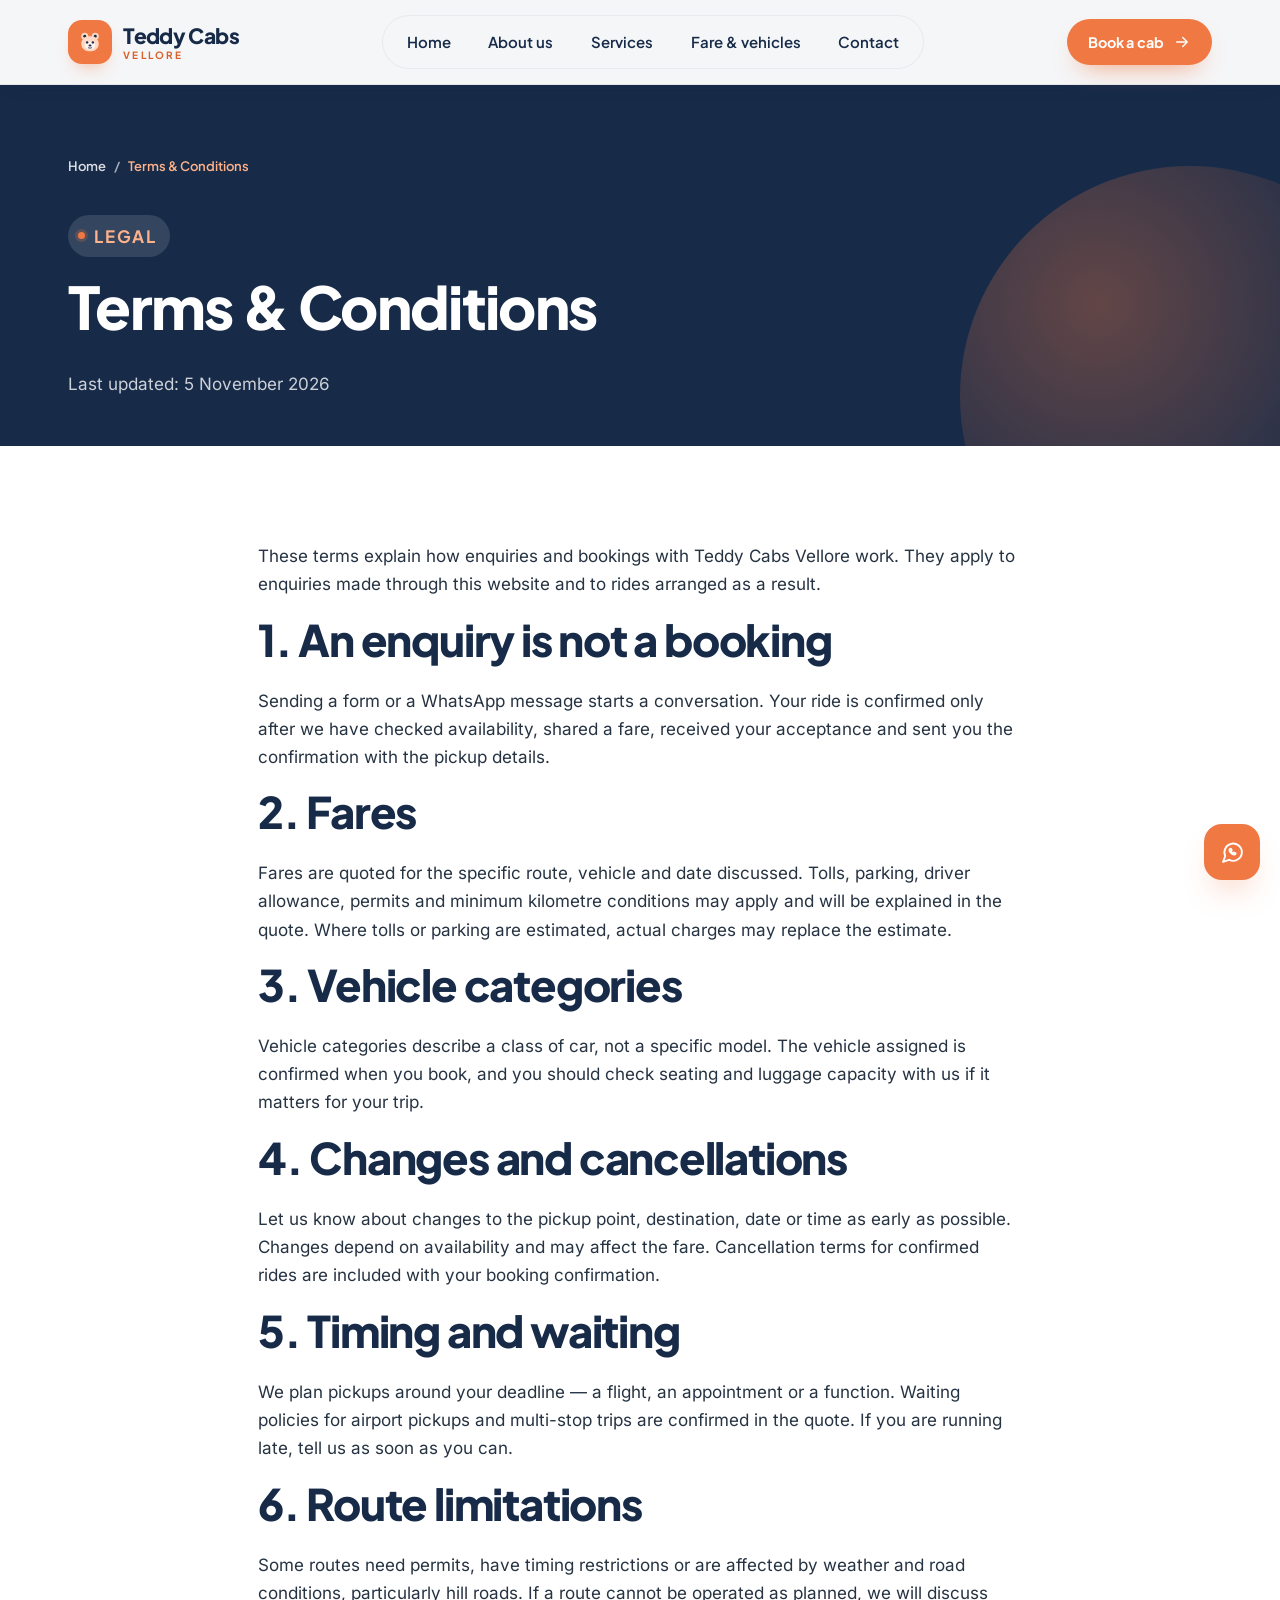
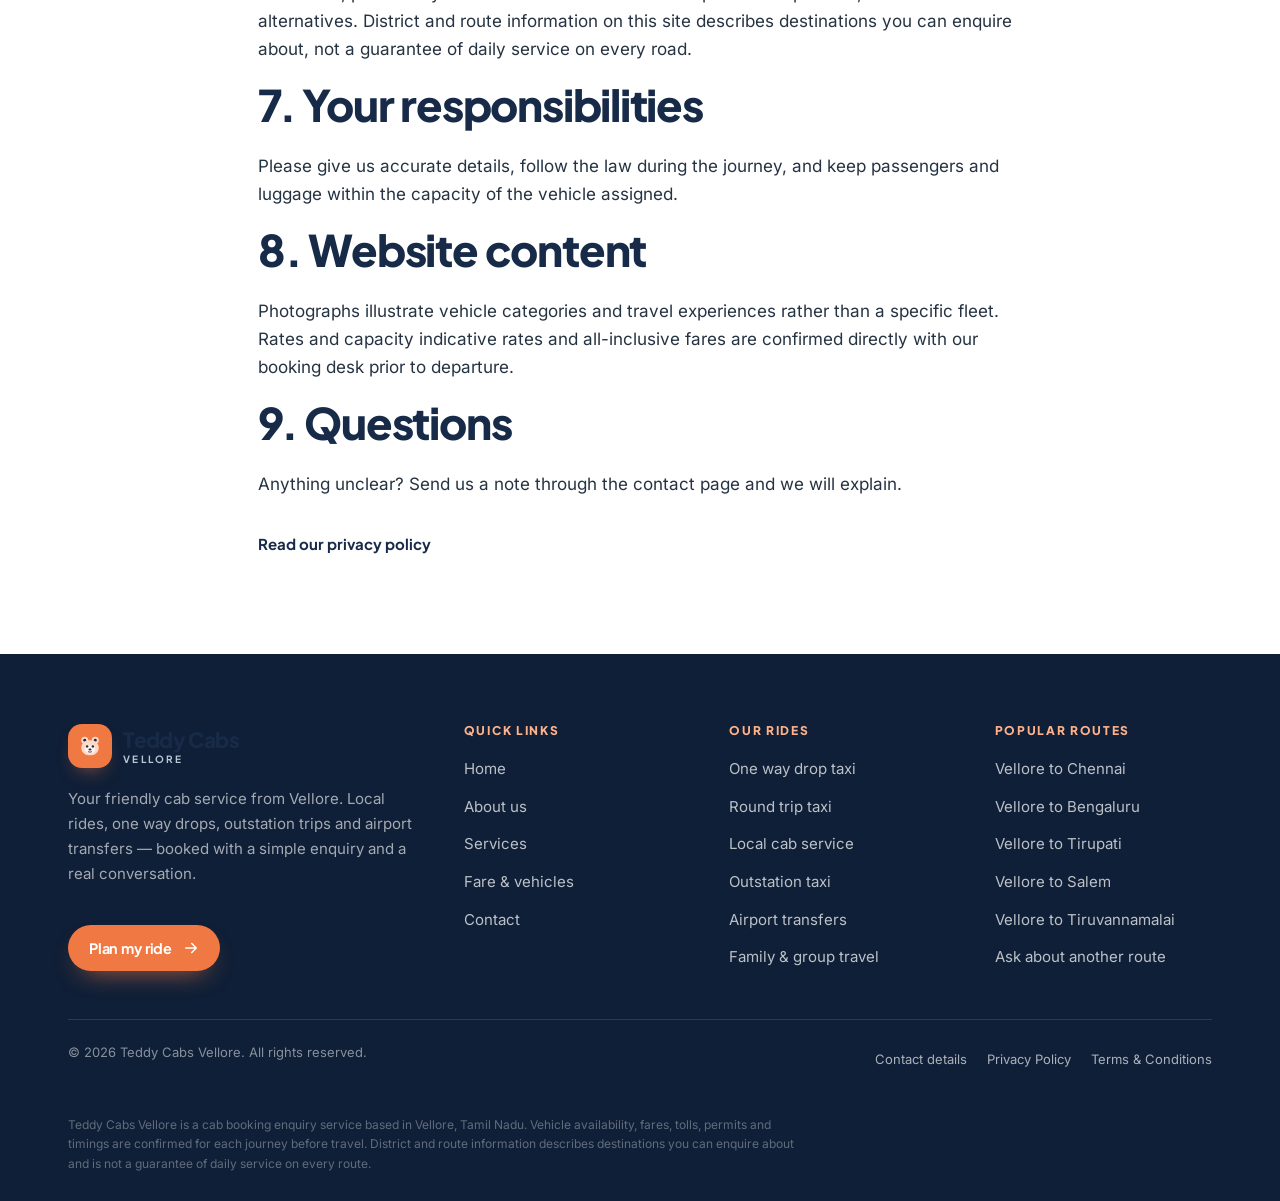
<file: terms.html>
<!DOCTYPE html>
<html lang="en-IN">
<head>
<meta charset="utf-8">
<meta name="viewport" content="width=device-width, initial-scale=1, viewport-fit=cover">
<title>Terms & Conditions | Teddy Cabs Vellore</title>
<meta name="description" content="The terms that apply to cab enquiries and bookings with Teddy Cabs Vellore — fares, changes, cancellations and traveller responsibilities.">
<meta name="keywords" content="Teddy Cabs Vellore legal, cab policy Vellore">
<meta name="author" content="Teddy Cabs Vellore">
<meta name="robots" content="index, follow, max-image-preview:large, max-snippet:-1, max-video-preview:-1">
<link rel="canonical" href="https://teddycabsvellore.com/terms.html">
<meta name="theme-color" content="#172B49">

<meta property="og:type" content="website">
<meta property="og:site_name" content="Teddy Cabs Vellore">
<meta property="og:locale" content="en_IN">
<meta property="og:title" content="Terms & Conditions | Teddy Cabs Vellore">
<meta property="og:description" content="The terms that apply to cab enquiries and bookings with Teddy Cabs Vellore — fares, changes, cancellations and traveller responsibilities.">
<meta property="og:image" content="https://teddycabsvellore.com/assets/og/legal.jpg">
<meta property="og:image:width" content="1200">
<meta property="og:image:height" content="630">
<meta property="og:image:alt" content="Teddy Cabs Vellore — friendly cab booking from Vellore, Tamil Nadu">
<meta property="og:url" content="https://teddycabsvellore.com/terms.html">

<meta name="twitter:card" content="summary_large_image">
<meta name="twitter:title" content="Terms & Conditions | Teddy Cabs Vellore">
<meta name="twitter:description" content="The terms that apply to cab enquiries and bookings with Teddy Cabs Vellore — fares, changes, cancellations and traveller responsibilities.">
<meta name="twitter:image" content="https://teddycabsvellore.com/assets/og/legal.jpg">
<meta name="twitter:image:alt" content="Teddy Cabs Vellore — friendly cab booking from Vellore, Tamil Nadu">

<link rel="icon" type="image/svg+xml" href="assets/favicon.svg">
<link rel="apple-touch-icon" href="assets/apple-touch-icon.png">

<link rel="preload" href="assets/fonts/PlusJakartaSans-800.woff2" as="font" type="font/woff2" crossorigin>
<link rel="preload" href="assets/fonts/Inter-400.woff2" as="font" type="font/woff2" crossorigin>
<link rel="stylesheet" href="css/style.css">

<script type="application/ld+json">
{
  "@context": "https://schema.org",
  "@graph": [
    {
      "@type": "TaxiService",
      "@id": "https://teddycabsvellore.com/#business",
      "name": "Teddy Cabs Vellore",
      "url": "https://teddycabsvellore.com/",
      "image": "https://teddycabsvellore.com/assets/og/legal.jpg",
      "description": "Teddy Cabs Vellore is a friendly Vellore-based cab booking service for local rides, one way drops, outstation trips, airport transfers and family travel across Tamil Nadu.",
      "areaServed": [
        {
          "@type": "City",
          "name": "Vellore"
        },
        {
          "@type": "State",
          "name": "Tamil Nadu"
        },
        {
          "@type": "Country",
          "name": "India"
        }
      ],
      "address": {
        "@type": "PostalAddress",
        "streetAddress": "246/2B, Sakthi Nagar, Kalpudhur, Katpadi",
        "addressLocality": "Vellore",
        "postalCode": "632007",
        "addressRegion": "Tamil Nadu",
        "addressCountry": "IN"
      },
      "telephone": "+918148596089",
      "knowsLanguage": [
        "en",
        "ta"
      ]
    },
    {
      "@type": "WebPage",
      "@id": "https://teddycabsvellore.com/terms.html#webpage",
      "url": "https://teddycabsvellore.com/terms.html",
      "name": "Terms & Conditions | Teddy Cabs Vellore",
      "description": "The terms that apply to cab enquiries and bookings with Teddy Cabs Vellore — fares, changes, cancellations and traveller responsibilities.",
      "isPartOf": {
        "@id": "https://teddycabsvellore.com/#website"
      },
      "inLanguage": "en-IN"
    },
    {
      "@type": "BreadcrumbList",
      "itemListElement": [
        {
          "@type": "ListItem",
          "position": 1,
          "name": "Home",
          "item": "https://teddycabsvellore.com/index.html"
        },
        {
          "@type": "ListItem",
          "position": 2,
          "name": "Terms & Conditions",
          "item": "https://teddycabsvellore.com/terms.html"
        }
      ]
    }
  ]
}
</script>
</head>
<body class="">
<a class="skip-link" href="#main">Skip to content</a>

<header class="site-header" id="siteHeader">
  <div class="container">
    <nav class="nav" aria-label="Primary">
      <a class="brand" href="index.html" aria-label="Teddy Cabs Vellore — home">
        <span class="brand__mark"><svg viewBox="0 0 64 64" aria-hidden="true" focusable="false">
  <circle cx="20" cy="19" r="8" fill="#FFD9C5"/><circle cx="44" cy="19" r="8" fill="#FFD9C5"/>
  <circle cx="20" cy="19" r="3.4" fill="#172B49"/><circle cx="44" cy="19" r="3.4" fill="#172B49"/>
  <rect x="12" y="19" width="40" height="34" rx="17" fill="#FFD9C5"/>
  <ellipse cx="32" cy="40" rx="12" ry="9" fill="#FFF4EE"/>
  <circle cx="25.5" cy="33" r="2.7" fill="#172B49"/><circle cx="38.5" cy="33" r="2.7" fill="#172B49"/>
  <ellipse cx="32" cy="40" rx="3.4" ry="2.5" fill="#172B49"/>
  <path d="M28 45c1.6 1.6 6.4 1.6 8 0" stroke="#172B49" stroke-width="1.8" fill="none" stroke-linecap="round"/>
</svg></span>
        <span class="brand__text">
          <span class="brand__name">Teddy Cabs</span>
          <span class="brand__sub">Vellore</span>
        </span>
      </a>
      <ul class="nav__links">
          <li><a class="nav__link" href="index.html">Home</a></li>
          <li><a class="nav__link" href="about.html">About us</a></li>
          <li><a class="nav__link" href="services.html">Services</a></li>
          <li><a class="nav__link" href="tariff.html">Fare &amp; vehicles</a></li>
          <li><a class="nav__link" href="contact.html">Contact</a></li>
      </ul>
      <div class="nav__right">
        <a class="btn btn--sm" href="https://wa.me/918148596089?text=Hello%20Teddy%20Cabs%2C%20I%20would%20like%20to%20book%20a%20cab" target="_blank" rel="noopener">Book a cab <svg viewBox="0 0 24 24" fill="none" stroke="currentColor" stroke-width="2" stroke-linecap="round" stroke-linejoin="round" aria-hidden="true"><path d="M5 12h14M13 6l6 6-6 6"/></svg></a>
        <button class="nav__toggle" type="button" aria-label="Open menu" aria-expanded="false" aria-controls="navSheet">
          <i></i><i></i><i></i>
        </button>
      </div>
    </nav>
  </div>
  <div class="nav__sheet" id="navSheet" aria-hidden="true">
    <div class="container">
      <ul>
          <li><a class="nav__sheet-link" href="index.html">Home<svg viewBox="0 0 24 24" fill="none" stroke="currentColor" stroke-width="2" stroke-linecap="round" stroke-linejoin="round" aria-hidden="true"><path d="M5 12h14M13 6l6 6-6 6"/></svg></a></li>
          <li><a class="nav__sheet-link" href="about.html">About us<svg viewBox="0 0 24 24" fill="none" stroke="currentColor" stroke-width="2" stroke-linecap="round" stroke-linejoin="round" aria-hidden="true"><path d="M5 12h14M13 6l6 6-6 6"/></svg></a></li>
          <li><a class="nav__sheet-link" href="services.html">Services<svg viewBox="0 0 24 24" fill="none" stroke="currentColor" stroke-width="2" stroke-linecap="round" stroke-linejoin="round" aria-hidden="true"><path d="M5 12h14M13 6l6 6-6 6"/></svg></a></li>
          <li><a class="nav__sheet-link" href="tariff.html">Fare &amp; vehicles<svg viewBox="0 0 24 24" fill="none" stroke="currentColor" stroke-width="2" stroke-linecap="round" stroke-linejoin="round" aria-hidden="true"><path d="M5 12h14M13 6l6 6-6 6"/></svg></a></li>
          <li><a class="nav__sheet-link" href="contact.html">Contact<svg viewBox="0 0 24 24" fill="none" stroke="currentColor" stroke-width="2" stroke-linecap="round" stroke-linejoin="round" aria-hidden="true"><path d="M5 12h14M13 6l6 6-6 6"/></svg></a></li>
      </ul>
      <div class="nav__sheet-foot">
        <a class="btn" href="https://wa.me/918148596089?text=Hello%20Teddy%20Cabs%2C%20I%20would%20like%20to%20book%20a%20cab" target="_blank" rel="noopener">Book a cab <svg viewBox="0 0 24 24" fill="none" stroke="currentColor" stroke-width="2" stroke-linecap="round" stroke-linejoin="round" aria-hidden="true"><path d="M5 12h14M13 6l6 6-6 6"/></svg></a>
        <a class="btn btn--ghost" href="contact.html">Contact the team</a>
        <p class="nav__sheet-note">Vellore, Tamil Nadu &middot; Local &amp; outstation cab enquiries</p>
      </div>
    </div>
  </div>
</header>

<main id="main">
  <section class="page-hero" style="padding-bottom:3rem" aria-labelledby="page-title">
    <div class="container">
      <nav class="crumbs" aria-label="Breadcrumb">
        <a href="index.html">Home</a> <span aria-hidden="true">/</span> <span aria-current="page">Terms &amp; Conditions</span>
      </nav>
      <p class="tagline">Legal</p>
      <h1 id="page-title" style="max-width:26ch">Terms &amp; Conditions</h1>
      <p>Last updated: 5 November 2026</p>
    </div>
  </section>
  <section class="section section--white">
    <div class="container container--narrow" style="max-width:860px">
      <p>These terms explain how enquiries and bookings with Teddy Cabs Vellore work. They apply to enquiries made through
        this website and to rides arranged as a result.</p>
        <h2>1. An enquiry is not a booking</h2>
        <p>Sending a form or a WhatsApp message starts a conversation. Your ride is confirmed only after we have checked
        availability, shared a fare, received your acceptance and sent you the confirmation with the pickup details.</p>
        <h2>2. Fares</h2>
        <p>Fares are quoted for the specific route, vehicle and date discussed. Tolls, parking, driver allowance, permits
        and minimum kilometre conditions may apply and will be explained in the quote. Where tolls or parking are
        estimated, actual charges may replace the estimate.</p>
        <h2>3. Vehicle categories</h2>
        <p>Vehicle categories describe a class of car, not a specific model. The vehicle assigned is confirmed when you book,
        and you should check seating and luggage capacity with us if it matters for your trip.</p>
        <h2>4. Changes and cancellations</h2>
        <p>Let us know about changes to the pickup point, destination, date or time as early as possible. Changes depend on
        availability and may affect the fare. Cancellation terms for confirmed rides are included with your booking
        confirmation.</p>
        <h2>5. Timing and waiting</h2>
        <p>We plan pickups around your deadline — a flight, an appointment or a function. Waiting policies for airport
        pickups and multi-stop trips are confirmed in the quote. If you are running late, tell us as soon as you can.</p>
        <h2>6. Route limitations</h2>
        <p>Some routes need permits, have timing restrictions or are affected by weather and road conditions, particularly
        hill roads. If a route cannot be operated as planned, we will discuss alternatives. District and route information
        on this site describes destinations you can enquire about, not a guarantee of daily service on every road.</p>
        <h2>7. Your responsibilities</h2>
        <p>Please give us accurate details, follow the law during the journey, and keep passengers and luggage within the
        capacity of the vehicle assigned.</p>
        <h2>8. Website content</h2>
        <p>Photographs illustrate vehicle categories and travel experiences rather than a specific fleet. Rates and capacity
        indicative rates and all-inclusive fares are confirmed directly with our booking desk prior to departure.</p>
        <h2>9. Questions</h2>
        <p>Anything unclear? Send us a note through the <a href="contact.html">contact page</a> and we will explain.</p>
        <p style="margin-top:2rem"><a class="link-more" href="privacy.html">Read our privacy policy</a></p>
    </div>
  </section>
</main>

<footer class="site-footer">
  <div class="container">
    <div class="footer-grid">
      <div class="footer-brand">
        <a class="brand" href="index.html" aria-label="Teddy Cabs Vellore — home">
          <span class="brand__mark"><svg viewBox="0 0 64 64" aria-hidden="true" focusable="false">
  <circle cx="20" cy="19" r="8" fill="#FFD9C5"/><circle cx="44" cy="19" r="8" fill="#FFD9C5"/>
  <circle cx="20" cy="19" r="3.4" fill="#172B49"/><circle cx="44" cy="19" r="3.4" fill="#172B49"/>
  <rect x="12" y="19" width="40" height="34" rx="17" fill="#FFD9C5"/>
  <ellipse cx="32" cy="40" rx="12" ry="9" fill="#FFF4EE"/>
  <circle cx="25.5" cy="33" r="2.7" fill="#172B49"/><circle cx="38.5" cy="33" r="2.7" fill="#172B49"/>
  <ellipse cx="32" cy="40" rx="3.4" ry="2.5" fill="#172B49"/>
  <path d="M28 45c1.6 1.6 6.4 1.6 8 0" stroke="#172B49" stroke-width="1.8" fill="none" stroke-linecap="round"/>
</svg></span>
          <span class="brand__text">
            <span class="brand__name">Teddy Cabs</span>
            <span class="brand__sub">Vellore</span>
          </span>
        </a>
        <p>Your friendly cab service from Vellore. Local rides, one way drops, outstation trips and airport transfers — booked with a simple enquiry and a real conversation.</p>
        <a class="btn btn--sm" href="https://wa.me/918148596089?text=Hello%20Teddy%20Cabs%2C%20I%20would%20like%20to%20plan%20a%20ride" target="_blank" rel="noopener">Plan my ride <svg viewBox="0 0 24 24" fill="none" stroke="currentColor" stroke-width="2" stroke-linecap="round" stroke-linejoin="round" aria-hidden="true"><path d="M5 12h14M13 6l6 6-6 6"/></svg></a>
      </div>
      <div class="footer-col">
        <h3>Quick links</h3>
        <ul>
          <li><a href="index.html">Home</a></li>
          <li><a href="about.html">About us</a></li>
          <li><a href="services.html">Services</a></li>
          <li><a href="tariff.html">Fare &amp; vehicles</a></li>
          <li><a href="contact.html">Contact</a></li>
        </ul>
      </div>
      <div class="footer-col">
        <h3>Our rides</h3>
        <ul>
          <li><a href="services.html#one-way">One way drop taxi</a></li>
          <li><a href="services.html#round-trip">Round trip taxi</a></li>
          <li><a href="services.html#local">Local cab service</a></li>
          <li><a href="services.html#outstation">Outstation taxi</a></li>
          <li><a href="services.html#airport">Airport transfers</a></li>
          <li><a href="services.html#family">Family &amp; group travel</a></li>
        </ul>
      </div>
      <div class="footer-col">
        <h3>Popular routes</h3>
        <ul>
          <li><a href="index.html#routes">Vellore to Chennai</a></li>
          <li><a href="index.html#routes">Vellore to Bengaluru</a></li>
          <li><a href="index.html#routes">Vellore to Tirupati</a></li>
          <li><a href="index.html#routes">Vellore to Salem</a></li>
          <li><a href="index.html#routes">Vellore to Tiruvannamalai</a></li>
          <li><a href="contact.html">Ask about another route</a></li>
        </ul>
      </div>
    </div>
    <div class="footer-bottom">
      <p>&copy; <span data-year>2026</span> Teddy Cabs Vellore. All rights reserved.</p>
      <ul>
        <li><a href="contact.html#contact-details">Contact details</a></li>
        <li><a href="privacy.html">Privacy Policy</a></li>
        <li><a href="terms.html">Terms &amp; Conditions</a></li>
      </ul>
    </div>
    <p class="footer-legal">Teddy Cabs Vellore is a cab booking enquiry service based in Vellore, Tamil Nadu. Vehicle availability, fares, tolls, permits and timings are confirmed for each journey before travel. District and route information describes destinations you can enquire about and is not a guarantee of daily service on every route.</p>
  </div>
</footer>
<a class="float-wa" href="https://wa.me/918148596089" target="_blank" rel="noopener" aria-label="Plan a cab journey on WhatsApp"><svg viewBox="0 0 24 24" fill="none" stroke="currentColor" stroke-width="1.9" stroke-linecap="round" stroke-linejoin="round" aria-hidden="true"><path d="M21 11.5a8.4 8.4 0 0 1-12.3 7.5L3 21l2-5.6A8.4 8.4 0 1 1 21 11.5z"/><path d="M9 9.5c0 .8 1 2.4 2 3.2s2.2 1.3 2.9 1.3c.5 0 1-.6 1.1-1.1l-1.6-.9-1 .8c-.7-.3-1.6-1.3-1.9-2l.8-1-.8-1.5c-.6.1-1.5.4-1.5 1.2z"/></svg></a>
<script src="js/script.js" defer></script>
</body>
</html>
</file>
<file: css/style.css>
/* ==========================================================================
   TEDDY CABS VELLORE — Design System
   Friendly, energetic and modern. Navy + orange on light blue and white.
   Author: Studio build for teddycabsvellore.com
   ========================================================================== */

/* ------------------------------ Fonts ---------------------------------- */
@font-face {
  font-family: "Plus Jakarta Sans";
  src: url("../assets/fonts/PlusJakartaSans-500.woff2") format("woff2");
  font-weight: 500; font-style: normal; font-display: swap;
}
@font-face {
  font-family: "Plus Jakarta Sans";
  src: url("../assets/fonts/PlusJakartaSans-600.woff2") format("woff2");
  font-weight: 600; font-style: normal; font-display: swap;
}
@font-face {
  font-family: "Plus Jakarta Sans";
  src: url("../assets/fonts/PlusJakartaSans-700.woff2") format("woff2");
  font-weight: 700; font-style: normal; font-display: swap;
}
@font-face {
  font-family: "Plus Jakarta Sans";
  src: url("../assets/fonts/PlusJakartaSans-800.woff2") format("woff2");
  font-weight: 800; font-style: normal; font-display: swap;
}
@font-face {
  font-family: "Inter";
  src: url("../assets/fonts/Inter-400.woff2") format("woff2");
  font-weight: 400; font-style: normal; font-display: swap;
}
@font-face {
  font-family: "Inter";
  src: url("../assets/fonts/Inter-500.woff2") format("woff2");
  font-weight: 500; font-style: normal; font-display: swap;
}
@font-face {
  font-family: "Inter";
  src: url("../assets/fonts/Inter-600.woff2") format("woff2");
  font-weight: 600; font-style: normal; font-display: swap;
}

/* ------------------------------ Tokens --------------------------------- */
:root {
  --navy: #172b49;
  --navy-deep: #0f1f37;
  --navy-soft: #24405f;
  --orange: #f07842;
  --orange-deep: #d95f2a;
  --orange-soft: #ffb28a;
  --white: #ffffff;
  --sky: #eaf2f8;
  --sky-deep: #d9e8f3;
  --grey: #f5f6f8;
  --text: #263342;
  --muted: #66727f;
  --muted-on-dark: #b9c8d6;
  --line: rgba(38, 51, 66, 0.1);
  --line-strong: rgba(38, 51, 66, 0.2);

  --font-display: "Plus Jakarta Sans", "Segoe UI", sans-serif;
  --font-body: "Inter", -apple-system, BlinkMacSystemFont, "Segoe UI", sans-serif;

  --fs-hero: clamp(2.625rem, 5.6vw, 5.25rem);
  --fs-h1: clamp(2.375rem, 4.6vw, 4.25rem);
  --fs-h2: clamp(2.125rem, 3.4vw, 3.375rem);
  --fs-h3: clamp(1.5rem, 2vw, 1.875rem);
  --fs-body: clamp(1.0625rem, 1.05vw, 1.1875rem);

  --container: 1240px;
  --gutter: clamp(1.15rem, 4vw, 3rem);
  --section-y: clamp(4rem, 7.5vw, 8rem);
  --radius-sm: 10px;
  --radius: 16px;
  --radius-lg: 24px;
  --radius-xl: 34px;

  --shadow-sm: 0 6px 24px -14px rgba(23, 43, 73, 0.35);
  --shadow: 0 22px 50px -30px rgba(23, 43, 73, 0.45);
  --shadow-lg: 0 40px 90px -50px rgba(23, 43, 73, 0.55);

  --ease: cubic-bezier(0.22, 0.61, 0.36, 1);
  --ease-out: cubic-bezier(0.16, 1, 0.3, 1);
  --nav-h: 92px;
}

/* ------------------------------ Base ----------------------------------- */
*, *::before, *::after { box-sizing: border-box; }

html {
  -webkit-text-size-adjust: 100%;
  overflow-x: hidden;
  scroll-behavior: smooth;
  scroll-padding-top: calc(var(--nav-h) + 24px);
}

body {
  margin: 0;
  background: var(--white);
  color: var(--text);
  font-family: var(--font-body);
  font-size: var(--fs-body);
  line-height: 1.65;
  -webkit-font-smoothing: antialiased;
  text-rendering: optimizeLegibility;
  overflow-x: hidden;
}
body.nav-open { overflow: hidden; }

img { display: block; max-width: 100%; height: auto; }

h1, h2, h3, h4 {
  margin: 0 0 0.55em;
  font-family: var(--font-display);
  font-weight: 800;
  line-height: 1.06;
  letter-spacing: -0.028em;
  color: var(--navy);
  text-wrap: balance;
}
h1 { font-size: var(--fs-h1); }
h2 { font-size: var(--fs-h2); }
h3 { font-size: var(--fs-h3); line-height: 1.16; letter-spacing: -0.02em; }
h4 { font-size: 1.1875rem; font-weight: 700; letter-spacing: -0.015em; }

p { margin: 0 0 1.1em; }
p:last-child { margin-bottom: 0; }
a { color: inherit; text-decoration: none; transition: color 0.25s var(--ease), opacity 0.25s var(--ease); }
a:hover { color: var(--orange-deep); }
ul, ol { margin: 0 0 1.1em; padding-left: 1.2em; }
li { margin-bottom: 0.45em; }
strong { font-weight: 600; }
::selection { background: var(--orange); color: var(--white); }
:focus-visible { outline: 3px solid var(--orange); outline-offset: 3px; border-radius: 6px; }

.skip-link {
  position: absolute; top: -80px; left: 16px; z-index: 200;
  padding: 12px 20px; border-radius: 0 0 10px 10px;
  background: var(--navy); color: var(--white);
  font-family: var(--font-display); font-weight: 700; font-size: 0.9rem;
  transition: top 0.25s var(--ease);
}
.skip-link:focus { top: 0; color: var(--white); }

/* ------------------------------ Layout --------------------------------- */
.container { width: 100%; max-width: var(--container); margin-inline: auto; padding-inline: var(--gutter); }
.container--narrow { max-width: 900px; }

.section { padding-block: var(--section-y); position: relative; }
.section--tight { padding-block: clamp(2.75rem, 5vw, 4.5rem); }
.section--white { background: var(--white); }
.section--sky { background: var(--sky); }
.section--grey { background: var(--grey); }
.section--navy { background: var(--navy); color: var(--muted-on-dark); }
.section--navy h1, .section--navy h2, .section--navy h3, .section--navy h4 { color: var(--white); }
.section--navy p { color: var(--muted-on-dark); }

.grid { display: grid; gap: clamp(1.25rem, 2.6vw, 2rem); }
.grid--2 { grid-template-columns: repeat(2, minmax(0, 1fr)); }
.grid--3 { grid-template-columns: repeat(3, minmax(0, 1fr)); }
.grid--4 { grid-template-columns: repeat(4, minmax(0, 1fr)); }
.split { display: grid; grid-template-columns: 1fr 1fr; gap: clamp(2rem, 5vw, 4.5rem); align-items: center; }
.split > *, .grid > *, .coverage > *, .contact-grid > * { min-width: 0; }

.tagline {
  display: inline-flex;
  align-items: center;
  gap: 0.55rem;
  margin-bottom: 1.15rem;
  padding: 0.42rem 0.85rem 0.42rem 0.65rem;
  border-radius: 999px;
  background: rgba(240, 120, 66, 0.12);
  color: var(--orange-deep);
  font-family: var(--font-display);
  font-size: 0.75rem;
  font-weight: 700;
  letter-spacing: 0.1em;
  text-transform: uppercase;
}
.tagline::before {
  content: "";
  width: 7px; height: 7px;
  border-radius: 50%;
  background: var(--orange);
  box-shadow: 0 0 0 3px rgba(240, 120, 66, 0.22);
}
.section--navy .tagline { background: rgba(255, 255, 255, 0.1); color: var(--orange-soft); }
.section--navy .tagline::before { box-shadow: 0 0 0 3px rgba(240, 120, 66, 0.3); }
.tagline--navy { background: rgba(23, 43, 73, 0.09); color: var(--navy); }
.tagline--navy::before { background: var(--navy); box-shadow: 0 0 0 3px rgba(23, 43, 73, 0.18); }

.lede { font-size: clamp(1.0625rem, 1.25vw, 1.25rem); line-height: 1.62; color: #4b5765; max-width: 60ch; }
.section--navy .lede { color: var(--muted-on-dark); }
.muted { color: var(--muted); }

.section-head { max-width: 780px; margin-bottom: clamp(2.25rem, 4vw, 3.5rem); }
.section-head--center { margin-inline: auto; text-align: center; }
.section-head--split { display: flex; flex-wrap: wrap; align-items: flex-end; justify-content: space-between; gap: 1.5rem; max-width: none; }

/* ------------------------------ Buttons -------------------------------- */
.btn {
  position: relative;
  display: inline-flex;
  align-items: center;
  justify-content: center;
  gap: 0.6rem;
  min-height: 54px;
  padding: 0.95rem 1.9rem;
  border: 0;
  border-radius: 999px;
  background: var(--orange);
  color: var(--white);
  font-family: var(--font-display);
  font-size: 1rem;
  font-weight: 700;
  letter-spacing: -0.01em;
  line-height: 1;
  cursor: pointer;
  overflow: hidden;
  isolation: isolate;
  box-shadow: 0 12px 26px -14px rgba(240, 120, 66, 0.9);
  transition: transform 0.3s var(--ease), box-shadow 0.3s var(--ease), background 0.3s var(--ease), color 0.3s var(--ease);
}
.btn::before {
  content: "";
  position: absolute; inset: 0; z-index: -1;
  background: var(--navy);
  transform: translateY(100%);
  transition: transform 0.42s var(--ease-out);
}
.btn:hover { color: var(--white); transform: translateY(-2px); box-shadow: 0 18px 34px -16px rgba(23, 43, 73, 0.6); }
.btn:hover::before { transform: translateY(0); }
.btn:active { transform: translateY(0); }
.btn svg { width: 18px; height: 18px; stroke-width: 2; transition: transform 0.3s var(--ease); }
.btn:hover svg { transform: translateX(4px); }

.btn--navy { background: var(--navy); box-shadow: 0 12px 26px -14px rgba(23, 43, 73, 0.8); }
.btn--navy::before { background: var(--orange); }
.btn--ghost { background: rgba(255, 255, 255, 0.1); color: var(--white); box-shadow: none; border: 1.5px solid rgba(255, 255, 255, 0.35); }
.btn--ghost::before { background: var(--white); }
.btn--ghost:hover { color: var(--navy); }
.btn--outline { background: transparent; color: var(--navy); box-shadow: none; border: 1.5px solid var(--line-strong); }
.btn--outline::before { background: var(--navy); }
.btn--outline:hover { color: var(--white); border-color: var(--navy); }
.btn--sm { min-height: 46px; padding: 0.7rem 1.3rem; font-size: 0.9rem; }
.btn--block { width: 100%; }

.link-more {
  display: inline-flex;
  align-items: center;
  gap: 0.5rem;
  font-family: var(--font-display);
  font-size: 0.9375rem;
  font-weight: 700;
  color: var(--navy);
}
.link-more svg { width: 17px; height: 17px; transition: transform 0.3s var(--ease); }
.link-more:hover { color: var(--orange-deep); }
.link-more:hover svg { transform: translateX(4px); }
.section--navy .link-more { color: var(--white); }
.section--navy .link-more:hover { color: var(--orange-soft); }

/* ------------------------------ Navigation ----------------------------- */
.site-header {
  position: fixed;
  inset: 0 0 auto;
  z-index: 1000;
  padding-block: 12px;
  background: rgba(255, 255, 255, 0.96);
  -webkit-backdrop-filter: blur(14px);
  backdrop-filter: blur(14px);
  border-bottom: 1px solid rgba(23, 43, 73, 0.08);
  box-shadow: 0 4px 20px -8px rgba(23, 43, 73, 0.12);
  transition: padding 0.3s var(--ease), background 0.3s var(--ease), box-shadow 0.3s var(--ease);
}
.site-header.is-scrolled {
  padding-block: 8px;
  background: rgba(255, 255, 255, 0.98);
  box-shadow: 0 8px 30px -12px rgba(23, 43, 73, 0.2);
}

.site-header > .container { position: relative; z-index: 1002; }
.nav { display: flex; align-items: center; justify-content: space-between; gap: 1.25rem; height: 60px; }

.brand { display: inline-flex; align-items: center; gap: 0.7rem; flex-shrink: 0; color: var(--navy); }
.brand__mark {
  width: 44px; height: 44px; flex: 0 0 44px;
  display: grid; place-items: center;
  border-radius: 14px;
  background: var(--orange);
  box-shadow: 0 10px 20px -12px rgba(240, 120, 66, 0.9);
  transition: transform 0.4s var(--ease), border-radius 0.4s var(--ease);
}
.brand:hover .brand__mark { transform: rotate(-6deg) scale(1.05); border-radius: 18px; }
.brand__mark svg { width: 28px; height: 28px; }
.brand__text { display: flex; flex-direction: column; line-height: 1; }
.brand__name { font-family: var(--font-display); font-size: 1.3125rem; font-weight: 800; letter-spacing: -0.03em; color: var(--navy); }
.brand__sub { margin-top: 4px; font-family: var(--font-display); font-size: 0.625rem; font-weight: 700; letter-spacing: 0.22em; text-transform: uppercase; color: var(--orange-deep); }

.nav__links {
  display: flex;
  align-items: center;
  gap: 0.35rem;
  margin: 0;
  padding: 5px 8px;
  list-style: none;
  border-radius: 999px;
  background: var(--grey);
  border: 1px solid rgba(23, 43, 73, 0.06);
}
.nav__links li { margin: 0; }
.nav__link {
  display: block;
  padding: 0.55rem 1rem;
  border-radius: 999px;
  font-family: var(--font-display);
  font-size: 0.9375rem;
  font-weight: 600;
  color: var(--navy);
  transition: background 0.25s var(--ease), color 0.25s var(--ease), box-shadow 0.25s var(--ease);
}
.nav__link:hover { background: var(--white); color: var(--orange-deep); box-shadow: var(--shadow-sm); }
.nav__link.is-active { background: var(--navy); color: var(--white); }

.nav__right { display: flex; align-items: center; gap: 0.75rem; }
.nav__toggle {
  display: none;
  width: 48px; height: 48px;
  border: 0;
  border-radius: 14px;
  background: var(--navy);
  cursor: pointer;
  position: relative;
  touch-action: manipulation;
}
.nav__toggle i {
  position: absolute;
  left: 13px;
  width: 22px; height: 2.5px;
  border-radius: 2px;
  background: var(--white);
  transition: transform 0.35s var(--ease), opacity 0.25s var(--ease);
}
.nav__toggle i:nth-child(1) { top: 16px; }
.nav__toggle i:nth-child(2) { top: 22.5px; }
.nav__toggle i:nth-child(3) { top: 29px; }

/* Open menu state */
body.nav-open {
  overflow: hidden;
}
body.nav-open .site-header {
  height: 100vh;
  height: 100dvh;
  background: var(--navy);
  backdrop-filter: none;
  -webkit-backdrop-filter: none;
}
body.nav-open .site-header .brand__name {
  color: var(--white);
}
body.nav-open .site-header .brand__sub {
  color: var(--orange-soft);
}
body.nav-open .nav__toggle {
  background: rgba(255, 255, 255, 0.16);
}
.nav-open .nav__toggle i:nth-child(1) { transform: translateY(6.5px) rotate(45deg); }
.nav-open .nav__toggle i:nth-child(2) { opacity: 0; }
.nav-open .nav__toggle i:nth-child(3) { transform: translateY(-6.5px) rotate(-45deg); }

/* Mobile sheet */
.nav__sheet {
  position: fixed;
  inset: 0;
  width: 100%;
  height: 100vh;
  height: 100dvh;
  z-index: 1001;
  display: flex;
  flex-direction: column;
  justify-content: flex-start;
  padding: calc(var(--nav-h) + 1.25rem) var(--gutter) 2.5rem;
  background: var(--navy);
  color: var(--white);
  opacity: 0;
  visibility: hidden;
  transform: translateY(-8px);
  transition: transform 0.35s var(--ease-out), opacity 0.3s var(--ease), visibility 0.3s;
  overflow-y: auto;
  -webkit-overflow-scrolling: touch;
}
.nav-open .nav__sheet { opacity: 1; visibility: visible; transform: translateY(0); }
.nav__sheet ul { list-style: none; margin: 0; padding: 0; }
.nav__sheet li { margin: 0; border-bottom: 1px solid rgba(255, 255, 255, 0.1); }
.nav__sheet-link {
  display: flex;
  align-items: center;
  justify-content: space-between;
  min-height: 54px;
  padding: 0.95rem 0;
  font-family: var(--font-display);
  font-size: clamp(1.4rem, 6vw, 1.85rem);
  font-weight: 800;
  letter-spacing: -0.02em;
  color: var(--white);
  transition: color 0.2s var(--ease);
}
.nav__sheet-link:hover, .nav__sheet-link:focus-visible { color: var(--orange-soft); }
.nav__sheet-link svg { width: 22px; height: 22px; stroke: var(--orange); flex-shrink: 0; }
.nav__sheet-link.is-active { color: var(--orange); }
.nav__sheet-foot { margin-top: 2rem; display: grid; gap: 0.85rem; }
.nav__sheet-foot .btn { width: 100%; min-height: 48px; }
.nav__sheet-note { font-size: 0.8125rem; color: rgba(255, 255, 255, 0.65); text-align: center; }

/* ------------------------------ Hero ----------------------------------- */
.hero {
  position: relative;
  padding-top: calc(var(--nav-h) + clamp(1.5rem, 4vw, 4rem));
  padding-bottom: clamp(3rem, 6vw, 5rem);
  background:
    radial-gradient(1100px 620px at 90% -10%, rgba(240, 120, 66, 0.12), transparent 70%),
    linear-gradient(180deg, var(--sky) 0%, #f3f8fc 100%);
  overflow: hidden;
}
.hero::before {
  content: "";
  position: absolute;
  top: 8%;
  left: -120px;
  width: 320px; height: 320px;
  border-radius: 50%;
  border: 40px solid rgba(240, 120, 66, 0.08);
  pointer-events: none;
}
.hero__grid {
  position: relative;
  z-index: 2;
  display: grid;
  grid-template-columns: 1.05fr 0.95fr;
  gap: clamp(2rem, 4vw, 3.5rem);
  align-items: center;
}
.hero__copy { max-width: 620px; }
.hero h1 {
  font-size: var(--fs-hero);
  line-height: 0.98;
  letter-spacing: -0.038em;
  margin-bottom: 1.35rem;
}
.hero h1 .accent {
  position: relative;
  display: inline-block;
  color: var(--orange-deep);
  white-space: nowrap;
}
.hero h1 .accent::after {
  content: "";
  position: absolute;
  left: 0; right: 0; bottom: 0.02em;
  height: 0.16em;
  border-radius: 999px;
  background: rgba(240, 120, 66, 0.22);
  z-index: -1;
}
.hero__lede { font-size: clamp(1.0625rem, 1.3vw, 1.25rem); line-height: 1.6; color: #47576a; margin-bottom: 1.9rem; max-width: 48ch; }
.hero__actions { display: flex; flex-wrap: wrap; gap: 0.75rem; }

.hero__trust {
  display: flex;
  flex-wrap: wrap;
  align-items: center;
  gap: 0.75rem 1.6rem;
  margin-top: 2.1rem;
  padding-top: 1.4rem;
  border-top: 1px solid rgba(38, 51, 66, 0.14);
}
.hero__trust-item { display: flex; align-items: center; gap: 0.55rem; font-family: var(--font-display); font-size: 0.875rem; font-weight: 600; color: var(--navy); }
.hero__trust-item svg { width: 19px; height: 19px; stroke: var(--orange); fill: none; stroke-width: 2; }

.hero__media { position: relative; }
.hero__photo {
  position: relative;
  border-radius: var(--radius-xl);
  overflow: hidden;
  aspect-ratio: 5 / 5.4;
  box-shadow: var(--shadow-lg);
  background: var(--sky-deep);
}
.hero__photo img { width: 100%; height: 100%; object-fit: cover; transform: scale(1.04); }
.hero__photo::after {
  content: "";
  position: absolute; inset: 0;
  background: linear-gradient(200deg, rgba(23, 43, 73, 0) 45%, rgba(23, 43, 73, 0.42) 100%);
}
.hero__badge {
  position: absolute;
  left: -18px;
  bottom: 34px;
  z-index: 3;
  display: flex;
  align-items: center;
  gap: 0.8rem;
  padding: 0.9rem 1.15rem;
  border-radius: var(--radius);
  background: var(--white);
  box-shadow: var(--shadow);
  animation: floatY 6s ease-in-out infinite;
}
.hero__badge-icon {
  width: 42px; height: 42px;
  display: grid; place-items: center;
  border-radius: 12px;
  background: rgba(240, 120, 66, 0.14);
  color: var(--orange-deep);
}
.hero__badge-icon svg { width: 22px; height: 22px; stroke: currentColor; fill: none; stroke-width: 2; }
.hero__badge strong { display: block; font-family: var(--font-display); font-size: 0.9375rem; color: var(--navy); line-height: 1.2; }
.hero__badge span { font-size: 0.75rem; color: var(--muted); }
.hero__chip {
  position: absolute;
  right: -10px;
  top: 26px;
  z-index: 3;
  padding: 0.65rem 1rem;
  border-radius: 999px;
  background: var(--navy);
  color: var(--white);
  font-family: var(--font-display);
  font-size: 0.8125rem;
  font-weight: 700;
  box-shadow: var(--shadow);
  animation: floatY 7s ease-in-out infinite reverse;
}
@keyframes floatY { 0%, 100% { transform: translateY(0); } 50% { transform: translateY(-9px); } }

.hero__ticker {
  position: relative;
  z-index: 2;
  margin-top: clamp(2.5rem, 4vw, 3.25rem);
  overflow: hidden;
  border-radius: 999px;
  background: var(--navy);
  color: rgba(255, 255, 255, 0.8);
  -webkit-mask-image: linear-gradient(90deg, transparent, #000 6%, #000 94%, transparent);
  mask-image: linear-gradient(90deg, transparent, #000 6%, #000 94%, transparent);
}
.hero__ticker-track {
  display: flex;
  width: max-content;
  gap: 0;
  animation: ticker 42s linear infinite;
}
.hero__ticker-track span {
  display: inline-flex;
  align-items: center;
  gap: 0.75rem;
  padding: 0.85rem 1.4rem;
  font-family: var(--font-display);
  font-size: 0.8125rem;
  font-weight: 600;
  letter-spacing: 0.04em;
  white-space: nowrap;
}
.hero__ticker-track span::after { content: ""; width: 5px; height: 5px; border-radius: 50%; background: var(--orange); }
@keyframes ticker { from { transform: translateX(0); } to { transform: translateX(-50%); } }

/* Inner page hero */
.page-hero {
  position: relative;
  padding-top: calc(var(--nav-h) + clamp(2.5rem, 5vw, 4.5rem));
  padding-bottom: clamp(3rem, 6vw, 5rem);
  background: var(--navy);
  color: var(--white);
  overflow: hidden;
}
.page-hero::after {
  content: "";
  position: absolute;
  right: -140px;
  bottom: -180px;
  width: 460px; height: 460px;
  border-radius: 50%;
  background: radial-gradient(circle at 30% 30%, rgba(240, 120, 66, 0.35), rgba(240, 120, 66, 0) 70%);
}
.page-hero__grid { position: relative; z-index: 2; display: grid; grid-template-columns: 1.15fr 0.85fr; gap: clamp(1.5rem, 4vw, 3.5rem); align-items: center; }
.page-hero h1 { color: var(--white); font-size: var(--fs-h1); max-width: 20ch; }
.page-hero p { color: rgba(255, 255, 255, 0.78); font-size: clamp(1.0625rem, 1.2vw, 1.1875rem); max-width: 54ch; margin-top: 1.1rem; }
.page-hero__media {
  position: relative;
  border-radius: var(--radius-lg);
  overflow: hidden;
  aspect-ratio: 4 / 3;
  box-shadow: 0 40px 80px -50px rgba(0, 0, 0, 0.9);
}
.page-hero__media img { width: 100%; height: 100%; object-fit: cover; }
.page-hero .tagline { background: rgba(255, 255, 255, 0.12); color: var(--orange-soft); }

.crumbs { display: flex; flex-wrap: wrap; align-items: center; gap: 0.5rem; margin-bottom: 1.25rem; font-family: var(--font-display); font-size: 0.8125rem; font-weight: 600; color: rgba(255, 255, 255, 0.62); }
.crumbs a { color: rgba(255, 255, 255, 0.85); }
.crumbs a:hover { color: var(--orange-soft); }
.crumbs span[aria-current] { color: var(--orange-soft); }

/* ------------------------------ Booking -------------------------------- */
.booking { position: relative; z-index: 5; margin-top: clamp(-4.5rem, -5vw, -3rem); }
.booking__card {
  border-radius: var(--radius-lg);
  background: var(--white);
  box-shadow: var(--shadow-lg);
  padding: clamp(1.5rem, 3vw, 2.5rem);
  border: 1px solid var(--line);
}
.booking__top { display: flex; flex-wrap: wrap; align-items: center; justify-content: space-between; gap: 1rem; margin-bottom: 1.5rem; }
.booking__top h2 { margin: 0; font-size: clamp(1.625rem, 2.5vw, 2.125rem); }
.booking__steps { display: flex; flex-wrap: wrap; gap: 0.35rem; }
.booking__step {
  display: inline-flex;
  align-items: center;
  gap: 0.4rem;
  padding: 0.35rem 0.7rem;
  border-radius: 999px;
  background: var(--grey);
  font-family: var(--font-display);
  font-size: 0.75rem;
  font-weight: 700;
  color: var(--muted);
}
.booking__step b { display: grid; place-items: center; width: 18px; height: 18px; border-radius: 50%; background: var(--orange); color: var(--white); font-size: 0.625rem; }

.form-grid { display: grid; grid-template-columns: repeat(4, minmax(0, 1fr)); gap: 1rem 0.9rem; }
.field { display: flex; flex-direction: column; gap: 0.4rem; min-width: 0; }
.field--full { grid-column: 1 / -1; }
.field--span2 { grid-column: span 2; }
.field label { font-family: var(--font-display); font-size: 0.75rem; font-weight: 700; letter-spacing: 0.02em; color: var(--navy); }
.field label .req { color: var(--orange-deep); }
.field input, .field select, .field textarea {
  width: 100%;
  min-height: 52px;
  padding: 0.8rem 1rem;
  border: 1.5px solid var(--line-strong);
  border-radius: 12px;
  background: var(--white);
  color: var(--text);
  font-family: var(--font-body);
  font-size: 1rem;
  transition: border-color 0.25s var(--ease), box-shadow 0.25s var(--ease), background 0.25s var(--ease);
  appearance: none;
}
.field select {
  background-image: url("data:image/svg+xml,%3Csvg xmlns='http://www.w3.org/2000/svg' viewBox='0 0 24 24' fill='none' stroke='%2366727f' stroke-width='2'%3E%3Cpath d='m6 9 6 6 6-6'/%3E%3C/svg%3E");
  background-repeat: no-repeat;
  background-position: right 0.9rem center;
  background-size: 18px;
  padding-right: 2.6rem;
}
.field textarea { min-height: 124px; resize: vertical; }
.field input::placeholder, .field textarea::placeholder { color: #98a2ad; }
.field input:focus, .field select:focus, .field textarea:focus {
  outline: none;
  border-color: var(--orange);
  box-shadow: 0 0 0 4px rgba(240, 120, 66, 0.16);
}
.field.has-error input, .field.has-error select, .field.has-error textarea { border-color: #cf3f2c; background: #fff6f4; }
.field__error { display: none; font-size: 0.75rem; font-weight: 500; color: #b5331f; }
.field.has-error .field__error { display: block; }

.booking__foot { display: flex; flex-wrap: wrap; align-items: center; justify-content: space-between; gap: 1rem; margin-top: 1.5rem; padding-top: 1.35rem; border-top: 1px solid var(--line); }
.booking__note { font-size: 0.8125rem; color: var(--muted); margin: 0; max-width: 46ch; }
.booking__actions { display: flex; flex-wrap: wrap; gap: 0.6rem; }

.form-status { display: none; margin-top: 1.15rem; padding: 1rem 1.15rem; border-radius: 12px; border-left: 4px solid var(--orange); background: var(--sky); font-size: 0.9375rem; color: #35455a; }
.form-status.is-visible { display: block; }
.form-status strong { color: var(--navy); }
.form-status--warn { border-left-color: #e08a2e; background: #fff7ec; }
.copy-row { display: flex; flex-wrap: wrap; gap: 0.6rem; margin-top: 0.75rem; }

/* ------------------------------ Cards ---------------------------------- */
.card-grid { display: grid; grid-template-columns: repeat(3, minmax(0, 1fr)); gap: clamp(1rem, 2.2vw, 1.75rem); }
.service-card {
  position: relative;
  display: flex;
  flex-direction: column;
  border-radius: var(--radius-lg);
  background: var(--white);
  border: 1px solid var(--line);
  padding: 1.15rem 1.15rem 1.5rem;
  transition: transform 0.45s var(--ease), box-shadow 0.45s var(--ease), border-color 0.45s var(--ease);
}
.service-card:hover { transform: translateY(-6px); box-shadow: var(--shadow); border-color: rgba(240, 120, 66, 0.4); }
.service-card__media { position: relative; border-radius: var(--radius); overflow: hidden; aspect-ratio: 16 / 10; margin-bottom: 1.25rem; }
.service-card__media img { width: 100%; height: 100%; object-fit: cover; transition: transform 0.9s var(--ease-out); }
.service-card:hover .service-card__media img { transform: scale(1.06); }
.service-card__icon {
  position: absolute;
  left: 14px;
  bottom: 14px;
  z-index: 2;
  width: 44px;
  height: 44px;
  display: grid;
  place-items: center;
  border-radius: 12px;
  background: var(--orange);
  color: var(--white);
  box-shadow: 0 6px 18px -4px rgba(23, 43, 73, 0.45);
  transition: transform 0.4s var(--ease), border-radius 0.4s var(--ease);
}
.service-card__icon svg { width: 22px; height: 22px; stroke: currentColor; fill: none; stroke-width: 2; }
.service-card:hover .service-card__icon { transform: rotate(-8deg) scale(1.08); border-radius: 16px; }
.service-card__body { padding: 0.35rem 0.25rem 0; display: flex; flex-direction: column; flex: 1; }
.service-card h3 { font-size: clamp(1.25rem, 1.6vw, 1.4375rem); margin-bottom: 0.45rem; }
.service-card p { font-size: 0.9375rem; line-height: 1.6; color: #556374; margin-bottom: 1.15rem; }
.service-card .link-more { margin-top: auto; }

/* Benefits bento */
.bento { display: grid; grid-template-columns: repeat(3, minmax(0, 1fr)); gap: clamp(1rem, 2vw, 1.5rem); }
.bento__item {
  border-radius: var(--radius-lg);
  padding: clamp(1.4rem, 2.4vw, 2rem);
  background: var(--white);
  border: 1px solid var(--line);
  transition: transform 0.4s var(--ease), box-shadow 0.4s var(--ease);
}
.bento__item:hover { transform: translateY(-4px); box-shadow: var(--shadow-sm); }
.bento__item--accent { background: var(--orange); border-color: transparent; color: var(--white); }
.bento__item--accent h3 { color: var(--white); }
.bento__item--accent p { color: rgba(255, 255, 255, 0.9); }
.bento__item--navy { background: var(--navy); border-color: transparent; }
.bento__item--navy h3 { color: var(--white); }
.bento__item--navy p { color: var(--muted-on-dark); }
.bento__item--wide { grid-column: span 2; }
.bento__icon {
  width: 48px; height: 48px;
  margin-bottom: 1.1rem;
  display: grid; place-items: center;
  border-radius: 14px;
  background: rgba(240, 120, 66, 0.12);
  color: var(--orange-deep);
  transition: transform 0.4s var(--ease);
}
.bento__item:hover .bento__icon { transform: translateY(-3px) scale(1.04); }
.bento__item--accent .bento__icon, .bento__item--navy .bento__icon { background: rgba(255, 255, 255, 0.16); color: var(--white); }
.bento__icon svg { width: 24px; height: 24px; stroke: currentColor; fill: none; stroke-width: 1.8; }
.bento h3 { font-size: 1.1875rem; margin-bottom: 0.4rem; }
.bento p { font-size: 0.9375rem; line-height: 1.6; color: #556374; margin: 0; }

/* Vehicles */
.vehicles { display: grid; grid-template-columns: repeat(3, minmax(0, 1fr)); gap: clamp(1rem, 2.2vw, 1.75rem); }
.vehicle-card {
  display: flex;
  flex-direction: column;
  border-radius: var(--radius-lg);
  overflow: hidden;
  background: var(--white);
  border: 1px solid var(--line);
  transition: transform 0.4s var(--ease), box-shadow 0.4s var(--ease);
}
.vehicle-card:hover { transform: translateY(-5px); box-shadow: var(--shadow); }
.vehicle-card__media { position: relative; aspect-ratio: 16 / 11; overflow: hidden; background: var(--sky); }
.vehicle-card__media img { width: 100%; height: 100%; object-fit: cover; transition: transform 1s var(--ease-out); }
.vehicle-card:hover .vehicle-card__media img { transform: scale(1.05); }
.vehicle-card__pill {
  position: absolute; top: 0.85rem; left: 0.85rem;
  padding: 0.4rem 0.8rem;
  border-radius: 999px;
  background: rgba(255, 255, 255, 0.94);
  color: var(--navy);
  font-family: var(--font-display);
  font-size: 0.6875rem;
  font-weight: 800;
  letter-spacing: 0.08em;
  text-transform: uppercase;
}
.vehicle-card__body { display: flex; flex-direction: column; flex: 1; padding: 1.35rem 1.35rem 1.5rem; }
.vehicle-card h3 { font-size: 1.4375rem; margin-bottom: 0.35rem; }
.vehicle-card p { font-size: 0.9375rem; color: #556374; }
.vehicle-card__specs { list-style: none; margin: 1rem 0 1.3rem; padding: 0; display: grid; gap: 0.5rem; }
.vehicle-card__specs li { display: flex; justify-content: space-between; gap: 1rem; margin: 0; font-size: 0.8125rem; color: var(--muted); padding-bottom: 0.5rem; border-bottom: 1px dashed var(--line-strong); }
.vehicle-card__specs strong { color: var(--navy); font-weight: 600; font-family: var(--font-display); }
.vehicle-card .btn { margin-top: auto; }

/* Coverage */
.coverage { display: grid; grid-template-columns: 0.9fr 1.1fr; gap: clamp(2rem, 4vw, 3.5rem); align-items: start; }
.chips { display: flex; flex-wrap: wrap; gap: 0.5rem; }
.chip {
  display: inline-flex;
  align-items: center;
  gap: 0.45rem;
  padding: 0.5rem 0.9rem;
  border-radius: 999px;
  background: var(--white);
  border: 1px solid var(--line-strong);
  font-family: var(--font-display);
  font-size: 0.8125rem;
  font-weight: 600;
  color: var(--navy);
  transition: background 0.25s var(--ease), color 0.25s var(--ease), transform 0.25s var(--ease), border-color 0.25s var(--ease);
}
.chip::before { content: ""; width: 6px; height: 6px; border-radius: 50%; background: var(--orange); transition: background 0.25s var(--ease); }
.chip:hover { background: var(--navy); border-color: var(--navy); color: var(--white); transform: translateY(-2px); }
.chip:hover::before { background: var(--orange-soft); }
.chip--home { background: var(--orange); border-color: var(--orange); color: var(--white); }
.chip--home::before { background: var(--white); }
.notice {
  display: flex; gap: 0.75rem;
  margin-top: 1.5rem;
  padding: 1rem 1.15rem;
  border-radius: var(--radius);
  background: rgba(240, 120, 66, 0.08);
  border: 1px solid rgba(240, 120, 66, 0.28);
  font-size: 0.875rem;
  line-height: 1.6;
  color: #4a5866;
}
.notice svg { width: 20px; height: 20px; flex: 0 0 20px; margin-top: 2px; stroke: var(--orange-deep); fill: none; stroke-width: 1.8; }
.coverage-visual { position: relative; border-radius: var(--radius-lg); overflow: hidden; aspect-ratio: 5 / 6; box-shadow: var(--shadow); }
.coverage-visual img { width: 100%; height: 100%; object-fit: cover; }
.coverage-visual__label {
  position: absolute; left: 1rem; right: 1rem; bottom: 1rem;
  padding: 1rem 1.1rem;
  border-radius: var(--radius);
  background: rgba(23, 43, 73, 0.86);
  -webkit-backdrop-filter: blur(8px);
  backdrop-filter: blur(8px);
  color: var(--white);
  font-family: var(--font-display);
  font-size: 0.9375rem;
  font-weight: 700;
}
.coverage-visual__label span { display: block; margin-top: 0.2rem; font-family: var(--font-body); font-size: 0.8125rem; font-weight: 400; color: rgba(255, 255, 255, 0.72); }

/* Routes */
.route-grid { display: grid; grid-template-columns: repeat(2, minmax(0, 1fr)); gap: clamp(0.75rem, 1.6vw, 1.15rem); }
.route-card {
  display: flex;
  align-items: center;
  gap: 1rem;
  padding: 1.1rem 1.25rem;
  border-radius: var(--radius);
  background: var(--white);
  border: 1px solid var(--line);
  transition: transform 0.35s var(--ease), box-shadow 0.35s var(--ease), border-color 0.35s var(--ease);
}
.route-card:hover { transform: translateY(-3px); box-shadow: var(--shadow-sm); border-color: rgba(240, 120, 66, 0.45); }
.route-card__path { display: flex; flex-direction: column; align-items: center; gap: 2px; flex: 0 0 auto; padding-top: 2px; }
.route-card__path .dot { width: 8px; height: 8px; border-radius: 50%; background: var(--navy); }
.route-card__path .line { width: 2px; height: 20px; background: repeating-linear-gradient(180deg, var(--orange) 0 3px, transparent 3px 6px); }
.route-card__path .pin { width: 8px; height: 8px; border-radius: 50%; border: 2px solid var(--orange); }
.route-card__body { flex: 1; min-width: 0; }
.route-card__cities { font-family: var(--font-display); font-size: 1.0625rem; font-weight: 800; color: var(--navy); letter-spacing: -0.02em; }
.route-card__cities svg { width: 15px; height: 15px; stroke: var(--orange-deep); fill: none; stroke-width: 2.4; vertical-align: -1px; }
.route-card__desc { font-size: 0.8125rem; color: var(--muted); line-height: 1.5; margin-top: 0.15rem; }
.route-card__go {
  flex: 0 0 40px; width: 40px; height: 40px;
  display: grid; place-items: center;
  border: 0; border-radius: 50%;
  background: var(--sky);
  color: var(--navy);
  cursor: pointer;
  transition: background 0.3s var(--ease), color 0.3s var(--ease), transform 0.3s var(--ease);
}
.route-card__go svg { width: 18px; height: 18px; stroke: currentColor; fill: none; stroke-width: 2; }
.route-card:hover .route-card__go { background: var(--orange); color: var(--white); transform: translateX(2px); }

/* Steps */
.steps { display: grid; grid-template-columns: repeat(4, minmax(0, 1fr)); gap: clamp(1rem, 2vw, 1.75rem); counter-reset: s; }
.step-card { position: relative; padding: 1.75rem 1.4rem 1.6rem; border-radius: var(--radius-lg); background: var(--white); border: 1px solid var(--line); transition: transform 0.35s var(--ease), box-shadow 0.35s var(--ease); }
.step-card:hover { transform: translateY(-4px); box-shadow: var(--shadow-sm); }
.step-card::after {
  content: "";
  position: absolute;
  top: 34px; right: -10px;
  width: 20px; height: 2px;
  background: repeating-linear-gradient(90deg, var(--orange) 0 4px, transparent 4px 8px);
}
.step-card:last-child::after { display: none; }
.step-card__num {
  display: inline-grid; place-items: center;
  width: 44px; height: 44px;
  margin-bottom: 1rem;
  border-radius: 50%;
  background: var(--orange);
  color: var(--white);
  font-family: var(--font-display);
  font-size: 0.9375rem;
  font-weight: 800;
}
.step-card h3 { font-size: 1.125rem; margin-bottom: 0.35rem; }
.step-card p { font-size: 0.875rem; line-height: 1.6; color: var(--muted); margin: 0; }

/* Teddy Standard / Standards Cards */
.reviews {
  display: grid;
  grid-template-columns: repeat(3, minmax(0, 1fr));
  gap: clamp(1.25rem, 2.2vw, 1.75rem);
}
.review {
  position: relative;
  display: flex;
  flex-direction: column;
  border-radius: var(--radius-lg);
  border: 1px solid rgba(23, 43, 73, 0.08);
  background: var(--white);
  padding: clamp(1.5rem, 2.2vw, 2rem);
  box-shadow: 0 4px 20px -4px rgba(23, 43, 73, 0.05);
  overflow: hidden;
  transition: transform 0.35s var(--ease), box-shadow 0.35s var(--ease), border-color 0.35s var(--ease);
}
.review::before {
  content: "";
  position: absolute;
  top: 0;
  left: 0;
  right: 0;
  height: 4px;
  background: linear-gradient(90deg, var(--orange), #ff9a62);
  opacity: 0.9;
}
.review:hover {
  transform: translateY(-5px);
  box-shadow: 0 18px 36px -10px rgba(23, 43, 73, 0.12);
  border-color: rgba(240, 120, 66, 0.3);
}
.review__head {
  display: flex;
  align-items: center;
  justify-content: space-between;
  gap: 0.75rem;
  margin-bottom: 1.25rem;
}
.review__icon {
  display: inline-flex;
  align-items: center;
  justify-content: center;
  width: 44px;
  height: 44px;
  border-radius: 12px;
  background: rgba(240, 120, 66, 0.12);
  color: var(--orange-deep);
  flex-shrink: 0;
  transition: transform 0.3s var(--ease);
}
.review__icon--blue {
  background: rgba(23, 43, 73, 0.08);
  color: var(--navy);
}
.review__icon--warm {
  background: rgba(240, 120, 66, 0.15);
  color: var(--orange);
}
.review:hover .review__icon {
  transform: scale(1.08);
}
.review__flag {
  align-self: center;
  padding: 0.35rem 0.7rem;
  border-radius: 999px;
  background: var(--sky);
  color: var(--navy);
  font-family: var(--font-display);
  font-size: 0.6875rem;
  font-weight: 700;
  letter-spacing: 0.05em;
  text-transform: uppercase;
}
.review__title {
  font-family: var(--font-display);
  font-size: 1.2rem;
  font-weight: 800;
  color: var(--navy);
  line-height: 1.35;
  margin-bottom: 0.65rem;
}
.review__desc {
  font-size: 0.9375rem;
  line-height: 1.65;
  color: #4f5d6d;
  margin-bottom: 1.25rem;
  flex-grow: 1;
}
.review__footer {
  margin-top: auto;
  padding-top: 1rem;
  border-top: 1px dashed rgba(23, 43, 73, 0.1);
  display: flex;
  align-items: center;
  justify-content: space-between;
}
.review__check {
  display: inline-flex;
  align-items: center;
  gap: 0.45rem;
  font-family: var(--font-display);
  font-size: 0.8125rem;
  font-weight: 700;
  color: #1e7041;
}
.review__check svg {
  color: #10b981;
  flex-shrink: 0;
}

/* FAQ */
.faq-grid { display: grid; grid-template-columns: 1fr 1fr; gap: 0.75rem 1.5rem; align-items: start; }
.faq-item { border-radius: var(--radius); background: var(--white); border: 1px solid var(--line); overflow: hidden; transition: border-color 0.3s var(--ease), box-shadow 0.3s var(--ease); }
.faq-item.is-open { border-color: rgba(240, 120, 66, 0.5); box-shadow: var(--shadow-sm); }
.faq-q {
  display: flex; align-items: flex-start; justify-content: space-between; gap: 1rem;
  width: 100%; padding: 1.1rem 1.2rem;
  border: 0; background: none; cursor: pointer;
  font-family: var(--font-display); font-size: 1rem; font-weight: 700; line-height: 1.45;
  color: var(--navy); text-align: left;
  transition: color 0.25s var(--ease);
}
.faq-q:hover { color: var(--orange-deep); }
.faq-q__icon { position: relative; flex: 0 0 26px; width: 26px; height: 26px; border-radius: 50%; background: var(--sky); transition: background 0.3s var(--ease), transform 0.3s var(--ease); }
.faq-item.is-open .faq-q__icon { background: var(--orange); transform: rotate(180deg); }
.faq-q__icon::before, .faq-q__icon::after { content: ""; position: absolute; top: 50%; left: 50%; width: 12px; height: 2px; border-radius: 2px; background: var(--navy); transform: translate(-50%, -50%); transition: opacity 0.25s var(--ease), background 0.3s var(--ease); }
.faq-q__icon::after { transform: translate(-50%, -50%) rotate(90deg); }
.faq-item.is-open .faq-q__icon::before, .faq-item.is-open .faq-q__icon::after { background: var(--white); }
.faq-item.is-open .faq-q__icon::after { opacity: 0; }
.faq-a { height: 0; overflow: hidden; transition: height 0.35s var(--ease); }
.faq-a__inner { padding: 0 1.2rem 1.2rem; font-size: 0.9375rem; line-height: 1.65; color: #4f5d6d; }

/* CTA band */
.cta { position: relative; overflow: hidden; background: var(--orange); color: var(--white); border-radius: 0; padding-block: clamp(3.5rem, 7vw, 6rem); }
.cta::before, .cta::after {
  content: "";
  position: absolute;
  border-radius: 50%;
  background: rgba(255, 255, 255, 0.1);
}
.cta::before { width: 420px; height: 420px; top: -180px; right: -90px; }
.cta::after { width: 260px; height: 260px; bottom: -140px; left: 6%; }
.cta__inner { position: relative; z-index: 2; display: grid; grid-template-columns: 1.2fr 0.8fr; gap: 2rem; align-items: center; }
.cta h2 { color: var(--white); }
.cta p { color: rgba(255, 255, 255, 0.92); font-size: clamp(1.0625rem, 1.2vw, 1.1875rem); }
.cta .tagline { background: rgba(255, 255, 255, 0.18); color: var(--white); }
.cta .tagline::before { background: var(--white); box-shadow: 0 0 0 3px rgba(255, 255, 255, 0.25); }
.cta .btn { background: var(--white); color: var(--navy); box-shadow: 0 16px 30px -18px rgba(0, 0, 0, 0.5); }
.cta .btn::before { background: var(--navy); }
.cta .btn:hover { color: var(--white); }
.cta .btn--ghost { background: transparent; color: var(--white); border-color: rgba(255, 255, 255, 0.6); }
.cta .btn--ghost::before { background: var(--white); }
.cta .btn--ghost:hover { color: var(--orange-deep); }
.cta__actions { display: flex; flex-wrap: wrap; gap: 0.75rem; justify-content: flex-end; }

/* ------------------------------ Content -------------------------------- */
.value-grid { display: grid; grid-template-columns: repeat(2, minmax(0, 1fr)); gap: clamp(1.25rem, 2.5vw, 2rem); }
.value-card { border-radius: var(--radius-lg); background: var(--white); border: 1px solid var(--line); padding: clamp(1.4rem, 2.4vw, 2rem); }
.value-card h3 { font-size: 1.25rem; }
.value-card p { font-size: 0.9375rem; color: #556374; }
.section--sky .value-card, .section--grey .value-card { box-shadow: var(--shadow-sm); border-color: transparent; }

/* ---------------- Story Section ---------------- */
.story-grid {
  display: grid;
  grid-template-columns: repeat(3, minmax(0, 1fr));
  gap: clamp(1.25rem, 2.2vw, 1.75rem);
}
.story-card {
  position: relative;
  display: flex;
  flex-direction: column;
  background: var(--white);
  border-radius: var(--radius-lg);
  border: 1px solid rgba(23, 43, 73, 0.08);
  padding: clamp(1.6rem, 2.4vw, 2.2rem);
  box-shadow: 0 4px 20px -4px rgba(23, 43, 73, 0.06);
  transition: transform 0.35s var(--ease), box-shadow 0.35s var(--ease), border-color 0.35s var(--ease);
}
.story-card:hover {
  transform: translateY(-6px);
  box-shadow: 0 20px 40px -12px rgba(23, 43, 73, 0.12);
  border-color: rgba(240, 120, 66, 0.35);
}
.story-card__top {
  display: flex;
  align-items: center;
  justify-content: space-between;
  gap: 0.75rem;
  margin-bottom: 1.35rem;
}
.story-card__step {
  display: inline-flex;
  align-items: center;
  padding: 0.3rem 0.75rem;
  border-radius: 999px;
  background: var(--sky);
  color: var(--navy);
  font-family: var(--font-display);
  font-size: 0.6875rem;
  font-weight: 800;
  letter-spacing: 0.06em;
  text-transform: uppercase;
}
.story-card__step--accent {
  background: rgba(240, 120, 66, 0.14);
  color: var(--orange-deep);
}
.story-card__icon {
  display: inline-flex;
  align-items: center;
  justify-content: center;
  width: 44px;
  height: 44px;
  border-radius: 12px;
  flex-shrink: 0;
  transition: transform 0.3s var(--ease);
}
.story-card:hover .story-card__icon {
  transform: scale(1.1);
}
.story-card__icon--warm {
  background: rgba(240, 120, 66, 0.12);
  color: var(--orange-deep);
}
.story-card__icon--orange {
  background: var(--orange);
  color: var(--white);
}
.story-card__icon--navy {
  background: var(--navy);
  color: var(--white);
}
.story-card h3 {
  font-family: var(--font-display);
  font-size: 1.25rem;
  font-weight: 800;
  color: var(--navy);
  margin-bottom: 0.75rem;
}
.story-card p {
  font-size: 0.9375rem;
  line-height: 1.65;
  color: #4f5d6d;
  margin-bottom: 0.85rem;
}
.story-card__sub {
  font-size: 0.875rem;
  color: var(--muted);
  line-height: 1.6;
  margin-top: auto;
  padding-top: 0.75rem;
  border-top: 1px dashed rgba(23, 43, 73, 0.1);
}

/* ---------------- What We Stand For Section ---------------- */
.stand-grid {
  display: grid;
  grid-template-columns: repeat(2, minmax(0, 1fr));
  gap: clamp(1.25rem, 2.5vw, 2rem);
}
.stand-card {
  position: relative;
  display: flex;
  flex-direction: column;
  background: var(--white);
  border-radius: var(--radius-lg);
  border: 1px solid rgba(23, 43, 73, 0.08);
  padding: clamp(1.8rem, 2.8vw, 2.5rem);
  box-shadow: 0 4px 24px -6px rgba(23, 43, 73, 0.06);
  overflow: hidden;
  transition: transform 0.35s var(--ease), box-shadow 0.35s var(--ease), border-color 0.35s var(--ease);
}
.stand-card::before {
  content: "";
  position: absolute;
  top: 0;
  left: 0;
  right: 0;
  height: 4px;
  background: linear-gradient(90deg, var(--orange), #ff9a62);
  opacity: 0;
  transition: opacity 0.3s ease;
}
.stand-card:hover {
  transform: translateY(-5px);
  box-shadow: 0 20px 40px -12px rgba(23, 43, 73, 0.12);
  border-color: rgba(240, 120, 66, 0.3);
}
.stand-card:hover::before {
  opacity: 1;
}
.stand-card__num {
  position: absolute;
  top: 1.25rem;
  right: 1.5rem;
  font-family: var(--font-display);
  font-size: 2.5rem;
  font-weight: 800;
  line-height: 1;
  color: rgba(23, 43, 73, 0.07);
  user-select: none;
  transition: color 0.3s ease;
}
.stand-card:hover .stand-card__num {
  color: rgba(240, 120, 66, 0.18);
}
.stand-card__icon {
  display: inline-flex;
  align-items: center;
  justify-content: center;
  width: 50px;
  height: 50px;
  border-radius: 14px;
  background: rgba(240, 120, 66, 0.12);
  color: var(--orange-deep);
  margin-bottom: 1.25rem;
  transition: transform 0.3s var(--ease);
}
.stand-card__icon--blue {
  background: rgba(23, 43, 73, 0.08);
  color: var(--navy);
}
.stand-card__icon--warm {
  background: rgba(240, 120, 66, 0.16);
  color: var(--orange);
}
.stand-card__icon--navy {
  background: var(--navy);
  color: var(--white);
}
.stand-card:hover .stand-card__icon {
  transform: scale(1.08);
}
.stand-card h3 {
  font-family: var(--font-display);
  font-size: 1.25rem;
  font-weight: 800;
  color: var(--navy);
  margin-bottom: 0.75rem;
  line-height: 1.35;
}
.stand-card p {
  font-size: 0.95rem;
  line-height: 1.65;
  color: #4f5d6d;
  margin-bottom: 1.5rem;
  flex-grow: 1;
}
.stand-card__tag {
  display: inline-flex;
  align-items: center;
  gap: 0.45rem;
  margin-top: auto;
  padding: 0.4rem 0.85rem;
  border-radius: 999px;
  background: rgba(16, 185, 129, 0.1);
  color: #0f766e;
  font-family: var(--font-display);
  font-size: 0.785rem;
  font-weight: 700;
  align-self: flex-start;
}
.stand-card__tag svg {
  color: #10b981;
}

/* ---------------- Team Note Box (Vertically Centered) ---------------- */
.team-quote-box {
  align-self: center;
  margin: auto 0;
  position: relative;
  background: rgba(255, 255, 255, 0.08);
  border: 1px solid rgba(255, 255, 255, 0.18);
  border-radius: var(--radius-lg);
  padding: clamp(2rem, 3.2vw, 2.75rem);
  backdrop-filter: blur(12px);
  -webkit-backdrop-filter: blur(12px);
  box-shadow: 0 20px 45px -15px rgba(0, 0, 0, 0.3);
  transition: transform 0.3s ease, border-color 0.3s ease;
}
.team-quote-box:hover {
  transform: translateY(-4px);
  border-color: rgba(240, 120, 66, 0.5);
}
.team-quote-box__mark {
  color: var(--orange);
  margin-bottom: 1rem;
  opacity: 0.9;
}
.team-quote-box h3 {
  color: var(--white);
  font-size: 1.35rem;
  font-weight: 800;
  margin-bottom: 0.75rem;
}
.team-quote-box p {
  color: rgba(255, 255, 255, 0.88);
  font-size: 1.05rem;
  line-height: 1.7;
  font-style: italic;
  margin: 0;
}
.team-quote-box__author {
  color: var(--orange-soft);
  font-family: var(--font-display);
  font-weight: 700;
  font-size: 0.8125rem;
  letter-spacing: 0.08em;
  text-transform: uppercase;
  margin-top: 1.5rem;
  display: flex;
  align-items: center;
  gap: 0.5rem;
}
.team-quote-box__author::before {
  content: "";
  display: inline-block;
  width: 18px;
  height: 2px;
  background: var(--orange);
}

.check-list { list-style: none; padding: 0; margin: 1.5rem 0 0; display: grid; gap: 0.7rem; }
.check-list li { position: relative; margin: 0; padding-left: 2rem; font-size: 0.9875rem; color: #4b5765; }
.check-list li::before {
  content: "";
  position: absolute; left: 0; top: 0.15em;
  width: 20px; height: 20px;
  border-radius: 50%;
  background: rgba(240, 120, 66, 0.16) url("data:image/svg+xml,%3Csvg xmlns='http://www.w3.org/2000/svg' viewBox='0 0 24 24' fill='none' stroke='%23d95f2a' stroke-width='3' stroke-linecap='round' stroke-linejoin='round'%3E%3Cpath d='m20 6-11 11-5-5'/%3E%3C/svg%3E") center / 12px no-repeat;
}
.section--navy .check-list li { color: var(--muted-on-dark); }

.media-frame { position: relative; border-radius: var(--radius-lg); overflow: hidden; box-shadow: var(--shadow); }
.media-frame img { width: 100%; height: 100%; object-fit: cover; }
.media-frame--tall { aspect-ratio: 4 / 5; }
.media-frame--wide { aspect-ratio: 4 / 3; }
.media-stack { position: relative; padding-bottom: 2.5rem; }
.media-stack__small {
  position: absolute;
  right: 0.75rem;
  bottom: 0;
  width: min(54%, 260px);
  border-radius: var(--radius);
  overflow: hidden;
  border: 6px solid var(--white);
  box-shadow: var(--shadow);
}
.media-stack__small img { aspect-ratio: 4 / 3; object-fit: cover; width: 100%; }

.stat-row { display: grid; grid-template-columns: repeat(2, minmax(0, 1fr)); gap: 1rem; margin-top: 2rem; }
.stat {
  padding: 1.15rem 1.25rem;
  border-radius: var(--radius);
  background: var(--sky);
}
.section--sky .stat { background: var(--white); }
.stat strong { display: block; font-family: var(--font-display); font-size: clamp(1.5rem, 2.2vw, 1.875rem); font-weight: 800; color: var(--navy); line-height: 1.1; letter-spacing: -0.03em; }
.stat span { font-size: 0.8125rem; color: var(--muted); }

.service-block { display: grid; grid-template-columns: 1fr 1fr; gap: clamp(1.5rem, 4vw, 3.5rem); align-items: center; padding-block: clamp(2rem, 4vw, 3.25rem); border-bottom: 1px solid var(--line); }
.service-block:last-of-type { border-bottom: 0; }
.service-block:nth-child(even) .service-block__media { order: 2; }
.service-block__media { position: relative; border-radius: var(--radius-lg); overflow: hidden; aspect-ratio: 4 / 3; box-shadow: var(--shadow); }
.service-block__media img { width: 100%; height: 100%; object-fit: cover; transition: transform 1s var(--ease-out); }
.service-block:hover .service-block__media img { transform: scale(1.04); }
.service-block__num {
  display: inline-flex; align-items: center; gap: 0.5rem;
  margin-bottom: 0.85rem;
  font-family: var(--font-display); font-size: 0.75rem; font-weight: 800;
  letter-spacing: 0.1em; text-transform: uppercase; color: var(--orange-deep);
}
.service-block__num b { display: grid; place-items: center; width: 26px; height: 26px; border-radius: 50%; background: var(--orange); color: var(--white); font-size: 0.6875rem; }
.service-block h2 { font-size: clamp(1.625rem, 2.6vw, 2.25rem); }
.service-block h3 { font-family: var(--font-display); font-size: 0.8125rem; font-weight: 800; letter-spacing: 0.1em; text-transform: uppercase; color: var(--muted); margin: 1.4rem 0 0.4rem; }
.mini-list { list-style: none; padding: 0; margin: 0; display: grid; gap: 0.4rem; }
.mini-list li { position: relative; padding-left: 1.25rem; margin: 0; font-size: 0.9375rem; color: #4b5765; }
.mini-list li::before { content: ""; position: absolute; left: 0; top: 0.68em; width: 7px; height: 7px; border-radius: 50%; background: var(--orange); }
.service-block .btn { margin-top: 1.5rem; }

/* Tariff */
.tariff-cards { display: grid; grid-template-columns: repeat(3, minmax(0, 1fr)); gap: clamp(1rem, 2.2vw, 1.75rem); }
.tariff-card { display: flex; flex-direction: column; border-radius: var(--radius-lg); background: var(--white); border: 1px solid var(--line); overflow: hidden; transition: transform 0.35s var(--ease), box-shadow 0.35s var(--ease); }
.tariff-card:hover { transform: translateY(-5px); box-shadow: var(--shadow); }
.tariff-card__media { aspect-ratio: 16 / 10; overflow: hidden; }
.tariff-card__media img { width: 100%; height: 100%; object-fit: cover; }
.tariff-card__body { display: flex; flex-direction: column; flex: 1; padding: 1.35rem 1.35rem 1.5rem; }
.tariff-card h3 { font-size: 1.4375rem; margin-bottom: 0.15rem; }
.tariff-card__label { font-family: var(--font-display); font-size: 0.6875rem; font-weight: 800; letter-spacing: 0.12em; text-transform: uppercase; color: var(--orange-deep); margin-bottom: 1rem; }
.spec-list { list-style: none; margin: 0 0 1.4rem; padding: 0; display: grid; gap: 0.55rem; }
.spec-list li { display: flex; justify-content: space-between; gap: 1rem; margin: 0; padding-bottom: 0.55rem; border-bottom: 1px dashed var(--line-strong); font-size: 0.8125rem; color: var(--muted); }
.spec-list strong { font-family: var(--font-display); color: var(--navy); font-weight: 700; text-align: right; }
.tariff-card .btn { margin-top: auto; }
.rate-note { display: flex; gap: 0.85rem; padding: 1.15rem 1.25rem; border-radius: var(--radius); background: #fff4ec; border: 1px solid rgba(240, 120, 66, 0.35); font-size: 0.9375rem; line-height: 1.6; color: #4a5866; margin-bottom: clamp(1.75rem, 3vw, 2.5rem); }
.rate-note svg { width: 22px; height: 22px; flex: 0 0 22px; margin-top: 2px; stroke: var(--orange-deep); fill: none; stroke-width: 1.8; }

.table-wrap { overflow-x: auto; border-radius: var(--radius); border: 1px solid var(--line); background: var(--white); }
.rate-table { width: 100%; border-collapse: collapse; font-size: 0.9375rem; min-width: 620px; }
.rate-table caption { text-align: left; padding: 1rem 1.15rem; font-family: var(--font-display); font-size: 0.75rem; font-weight: 800; letter-spacing: 0.1em; text-transform: uppercase; color: var(--muted); }
.rate-table th, .rate-table td { padding: 0.9rem 1.15rem; text-align: left; border-top: 1px solid var(--line); }
.rate-table thead th { font-family: var(--font-display); font-size: 0.75rem; letter-spacing: 0.06em; text-transform: uppercase; color: var(--muted); background: var(--grey); border-top: 0; }
.rate-table td:last-child, .rate-table th:last-child { text-align: right; }
.rate-table .amount { font-family: var(--font-display); font-weight: 700; color: var(--orange-deep); white-space: nowrap; }
.rate-table tbody tr:hover { background: var(--grey); }

/* ---------------- Modern Fair & Square Section ---------------- */
.fare-showcase {
  display: grid;
  grid-template-columns: 1fr 1.25fr;
  gap: clamp(2rem, 4vw, 3.5rem);
  align-items: start;
}
.fare-intro {
  display: flex;
  flex-direction: column;
}
.fare-formula {
  position: relative;
  background: rgba(240, 120, 66, 0.07);
  border: 1px solid rgba(240, 120, 66, 0.22);
  border-radius: var(--radius);
  padding: 1.25rem 1.35rem;
  margin: 1.5rem 0 1.25rem;
}
.fare-formula__badge {
  display: inline-block;
  font-family: var(--font-display);
  font-size: 0.6875rem;
  font-weight: 800;
  letter-spacing: 0.08em;
  text-transform: uppercase;
  color: var(--orange-deep);
  margin-bottom: 0.65rem;
}
.fare-formula__eq {
  display: flex;
  flex-wrap: wrap;
  align-items: center;
  gap: 0.45rem 0.6rem;
  font-family: var(--font-display);
  font-size: 0.875rem;
}
.eq-item {
  padding: 0.35rem 0.65rem;
  border-radius: 6px;
  background: var(--white);
  color: var(--navy);
  font-weight: 700;
  border: 1px solid rgba(23, 43, 73, 0.08);
}
.eq-item small {
  font-size: 0.75rem;
  color: var(--muted);
  font-weight: 500;
}
.eq-op {
  color: var(--orange);
  font-weight: 800;
  font-size: 1.1rem;
}
.eq-total {
  padding: 0.35rem 0.75rem;
  border-radius: 6px;
  background: #10b981;
  color: var(--white);
  font-weight: 800;
  letter-spacing: 0.02em;
}
.fare-cards-list {
  display: grid;
  gap: 0.85rem;
}
.fare-feature-card {
  display: flex;
  gap: 1rem;
  align-items: flex-start;
  padding: 1.15rem 1.25rem;
  background: var(--white);
  border-radius: var(--radius);
  border: 1px solid rgba(23, 43, 73, 0.08);
  box-shadow: 0 4px 15px -3px rgba(23, 43, 73, 0.04);
  transition: transform 0.25s var(--ease), border-color 0.25s var(--ease);
}
.fare-feature-card:hover {
  transform: translateY(-3px);
  border-color: rgba(240, 120, 66, 0.35);
}
.fare-feature-card__icon {
  width: 40px;
  height: 40px;
  border-radius: 10px;
  background: rgba(240, 120, 66, 0.12);
  color: var(--orange-deep);
  display: inline-flex;
  align-items: center;
  justify-content: center;
  flex-shrink: 0;
}
.fare-feature-card__icon--blue {
  background: rgba(23, 43, 73, 0.08);
  color: var(--navy);
}
.fare-feature-card h4 {
  font-family: var(--font-display);
  font-size: 0.95rem;
  font-weight: 700;
  color: var(--navy);
  margin-bottom: 0.25rem;
}
.fare-feature-card p {
  font-size: 0.85rem;
  line-height: 1.55;
  color: #556374;
  margin: 0;
}

/* Matrix Dashboard Card */
.fare-matrix-card {
  background: var(--white);
  border-radius: var(--radius-lg);
  border: 1px solid rgba(23, 43, 73, 0.08);
  box-shadow: 0 12px 36px -8px rgba(23, 43, 73, 0.08);
  overflow: hidden;
}
.fare-matrix-header {
  display: flex;
  align-items: center;
  justify-content: space-between;
  gap: 1rem;
  padding: 1.2rem 1.5rem;
  background: var(--navy);
  color: var(--white);
}
.fare-matrix-header__info {
  display: flex;
  align-items: center;
  gap: 0.85rem;
}
.fare-status-dot {
  width: 9px;
  height: 9px;
  border-radius: 50%;
  background: #10b981;
  box-shadow: 0 0 0 3px rgba(16, 185, 129, 0.3);
  flex-shrink: 0;
}
.fare-matrix-title {
  color: var(--white);
  font-size: 1.05rem;
  font-weight: 800;
  margin: 0;
  line-height: 1.3;
}
.fare-matrix-sub {
  color: var(--muted-on-dark);
  font-size: 0.785rem;
  margin: 0.15rem 0 0;
}
.fare-pill-badge {
  padding: 0.3rem 0.65rem;
  border-radius: 999px;
  background: rgba(255, 255, 255, 0.12);
  color: var(--orange-soft);
  font-family: var(--font-display);
  font-size: 0.75rem;
  font-weight: 700;
  letter-spacing: 0.04em;
  text-transform: uppercase;
  flex-shrink: 0;
}
.fare-table-wrap {
  overflow-x: auto;
  -webkit-overflow-scrolling: touch;
}
.fare-table {
  width: 100%;
  border-collapse: collapse;
  font-size: 0.9125rem;
  min-width: 520px;
}
.fare-table thead th {
  padding: 0.75rem 1.25rem;
  background: #f8fafc;
  font-family: var(--font-display);
  font-size: 0.725rem;
  letter-spacing: 0.06em;
  text-transform: uppercase;
  color: var(--muted);
  border-bottom: 1px solid rgba(23, 43, 73, 0.08);
}
.fare-table tbody tr {
  transition: background 0.2s ease;
  border-bottom: 1px solid rgba(23, 43, 73, 0.06);
}
.fare-table tbody tr:hover {
  background: #fbfcfe;
}
.fare-table td {
  padding: 0.85rem 1.25rem;
  vertical-align: middle;
}
.cell-component {
  display: flex;
  align-items: center;
  gap: 0.75rem;
}
.comp-icon {
  width: 30px;
  height: 30px;
  border-radius: 8px;
  background: rgba(240, 120, 66, 0.12);
  color: var(--orange-deep);
  display: inline-flex;
  align-items: center;
  justify-content: center;
  flex-shrink: 0;
}
.cell-component strong {
  display: block;
  font-family: var(--font-display);
  font-size: 0.9125rem;
  color: var(--navy);
  font-weight: 700;
}
.cell-desc {
  display: block;
  font-size: 0.775rem;
  color: var(--muted);
}
.rule-chip {
  display: inline-block;
  padding: 0.25rem 0.65rem;
  border-radius: 999px;
  background: var(--sky);
  color: var(--navy);
  font-family: var(--font-display);
  font-size: 0.75rem;
  font-weight: 600;
  white-space: nowrap;
}
.rule-chip--outline {
  background: transparent;
  border: 1px solid rgba(23, 43, 73, 0.14);
  color: #4f5d6d;
}
.rate-badge {
  display: inline-block;
  padding: 0.32rem 0.7rem;
  border-radius: 8px;
  background: rgba(240, 120, 66, 0.12);
  color: var(--orange-deep);
  font-family: var(--font-display);
  font-weight: 800;
  font-size: 0.875rem;
  white-space: nowrap;
}
.rate-badge--muted {
  background: #f1f4f8;
  color: #4b5765;
  font-weight: 700;
  font-size: 0.8125rem;
}
.rate-badge--accent {
  background: rgba(23, 43, 73, 0.08);
  color: var(--navy);
  font-size: 0.8125rem;
}
.fare-matrix-footer {
  display: flex;
  align-items: center;
  justify-content: space-between;
  gap: 1rem;
  padding: 1.15rem 1.5rem;
  background: #f8fafc;
  border-top: 1px solid rgba(23, 43, 73, 0.08);
  flex-wrap: wrap;
}
.fare-matrix-footer__note {
  display: flex;
  align-items: center;
  gap: 0.5rem;
  font-size: 0.8125rem;
  color: #4b5765;
  font-weight: 500;
}
.fare-matrix-footer__note svg {
  color: #10b981;
  flex-shrink: 0;
}

/* Contact — Differentiated Form & Direct Desk Cards */
.contact-grid {
  display: grid;
  grid-template-columns: 1.08fr 0.92fr;
  gap: clamp(1.75rem, 4vw, 3rem);
  align-items: stretch;
}

/* Card 1: Online Journey Booking Form */
.contact-card {
  border-radius: var(--radius-lg);
  background: var(--white);
  border: 1px solid rgba(23, 43, 73, 0.12);
  border-top: 5px solid var(--orange);
  box-shadow: 0 14px 38px -12px rgba(23, 43, 73, 0.1);
  padding: clamp(1.5rem, 2.6vw, 2.35rem);
  position: relative;
  transition: box-shadow 0.3s var(--ease);
}
.contact-card:hover {
  box-shadow: 0 18px 44px -14px rgba(23, 43, 73, 0.14);
}
.contact-card h2 {
  font-size: clamp(1.5rem, 2.4vw, 2rem);
  color: var(--navy);
  margin-top: 0;
  margin-bottom: 0.5rem;
}

/* Card 2: Direct Contact Desk */
.contact-info-card {
  border-radius: var(--radius-lg);
  background: #f3f7fb;
  background: linear-gradient(180deg, #f4f8fc 0%, #edf3f9 100%);
  border: 1px solid rgba(23, 43, 73, 0.12);
  border-top: 5px solid var(--navy);
  box-shadow: 0 14px 38px -12px rgba(23, 43, 73, 0.08);
  padding: clamp(1.5rem, 2.6vw, 2.35rem);
  position: relative;
  transition: box-shadow 0.3s var(--ease);
}
.contact-info-card:hover {
  box-shadow: 0 18px 44px -14px rgba(23, 43, 73, 0.12);
}
.contact-info-card h2 {
  font-size: clamp(1.5rem, 2.4vw, 2rem);
  color: var(--navy);
  margin-top: 0;
  margin-bottom: 0.5rem;
}

.contact-items {
  list-style: none;
  margin: 0;
  padding: 0;
  display: grid;
  gap: 0.75rem;
}
.contact-items li {
  margin: 0;
  display: flex;
  align-items: center;
  gap: 0.95rem;
  padding: 0.95rem 1.15rem;
  border-radius: var(--radius);
  background: var(--white);
  border: 1px solid rgba(23, 43, 73, 0.08);
  box-shadow: 0 2px 8px rgba(23, 43, 73, 0.03);
  transition: all 0.2s var(--ease);
}
.contact-items li:hover {
  transform: translateY(-2px);
  border-color: rgba(240, 120, 66, 0.35);
  box-shadow: 0 6px 18px rgba(23, 43, 73, 0.08);
}
.contact-items__icon {
  width: 44px;
  height: 44px;
  display: grid;
  place-items: center;
  border-radius: 12px;
  background: rgba(240, 120, 66, 0.12);
  color: var(--orange-deep);
  flex-shrink: 0;
}
.contact-items__icon svg {
  width: 21px;
  height: 21px;
  stroke: currentColor;
  fill: none;
  stroke-width: 1.9;
}
.contact-items__content {
  flex: 1;
  min-width: 0;
}
.contact-items__label {
  font-family: var(--font-display);
  font-size: 0.6875rem;
  font-weight: 800;
  letter-spacing: 0.1em;
  text-transform: uppercase;
  color: var(--muted);
  margin-bottom: 0.15rem;
}
.contact-items__value {
  font-size: 0.9875rem;
  color: var(--navy);
  font-weight: 600;
  word-break: break-word;
}
.contact-items__value a {
  color: var(--navy);
  text-decoration: none;
  transition: color 0.2s var(--ease);
}
.contact-items__value a:hover {
  color: var(--orange-deep);
  text-decoration: underline;
}
.contact-items__value--pending {
  color: var(--muted);
  font-style: italic;
  font-weight: 400;
}
.contact-pill-btn {
  display: inline-flex;
  align-items: center;
  justify-content: center;
  gap: 0.35rem;
  padding: 0.35rem 0.8rem;
  font-family: var(--font-display);
  font-size: 0.75rem;
  font-weight: 700;
  letter-spacing: 0.04em;
  text-transform: uppercase;
  border-radius: 999px;
  background: rgba(240, 120, 66, 0.12);
  color: var(--orange-deep);
  text-decoration: none;
  flex-shrink: 0;
  transition: all 0.2s var(--ease);
}
.contact-pill-btn:hover {
  background: var(--orange);
  color: var(--white);
  text-decoration: none;
  transform: scale(1.05);
}
.contact-pill-btn--wa {
  background: rgba(37, 211, 102, 0.14);
  color: #128c7e;
}
.contact-pill-btn--wa:hover {
  background: #25d366;
  color: var(--white);
}
.map-card { margin-top: 1.25rem; border-radius: var(--radius-lg); overflow: hidden; border: 1px dashed var(--line-strong); min-height: 260px; display: grid; place-items: center; text-align: center; padding: 2rem; background-color: var(--sky); background-image: radial-gradient(circle at 20% 25%, rgba(240, 120, 66, 0.16), transparent 45%), radial-gradient(circle at 78% 70%, rgba(23, 43, 73, 0.14), transparent 48%); }
.map-card svg { width: 30px; height: 30px; margin: 0 auto 0.5rem; stroke: var(--navy); fill: none; stroke-width: 1.8; }
.map-card strong { display: block; font-family: var(--font-display); font-size: 1.0625rem; color: var(--navy); }
.map-card p { font-size: 0.8125rem; color: var(--muted); margin: 0.25rem 0 0; }

/* Google Map Location Section for Teddy Cabs */
.map-card--location {
  margin-top: 2.75rem;
  border-radius: var(--radius-lg);
  border: 1px solid rgba(23, 43, 73, 0.1);
  border-top: 4px solid var(--orange);
  background: var(--white);
  box-shadow: 0 10px 30px -10px rgba(23, 43, 73, 0.08);
  overflow: hidden;
  transition: box-shadow 0.3s var(--ease);
}
.map-card--location:hover {
  box-shadow: 0 16px 36px -8px rgba(23, 43, 73, 0.12);
}
.map-location-header {
  display: flex;
  align-items: center;
  justify-content: space-between;
  flex-wrap: wrap;
  gap: 1.5rem;
  padding: clamp(1.5rem, 2.5vw, 2rem);
  background: var(--white);
  border-bottom: 1px solid rgba(23, 43, 73, 0.08);
}
.map-location-title {
  display: flex;
  align-items: flex-start;
  gap: 1.15rem;
}
.map-location-icon {
  width: 48px;
  height: 48px;
  border-radius: 14px;
  background: var(--sky);
  color: var(--orange-deep);
  display: inline-flex;
  align-items: center;
  justify-content: center;
  flex-shrink: 0;
  margin-top: 2px;
  border: 1px solid rgba(240, 120, 66, 0.2);
  box-shadow: 0 4px 12px rgba(23, 43, 73, 0.05);
}
.map-location-icon svg {
  width: 22px;
  height: 22px;
  stroke: currentColor;
}
.map-location-eyebrow {
  display: inline-flex;
  align-items: center;
  gap: 0.5rem;
  font-family: var(--font-display);
  font-size: 0.75rem;
  font-weight: 800;
  letter-spacing: 0.14em;
  text-transform: uppercase;
  color: var(--orange-deep);
  margin-bottom: 0.25rem;
}
.map-location-heading {
  margin: 0 0 0.35rem;
  font-family: var(--font-display);
  font-size: clamp(1.2rem, 1.8vw, 1.35rem);
  font-weight: 800;
  color: var(--navy);
  line-height: 1.3;
}
.map-location-sub {
  margin: 0;
  font-size: 0.875rem;
  color: var(--muted);
}
.map-location-header .btn {
  white-space: nowrap;
  flex-shrink: 0;
}
.map-frame-wrap {
  position: relative;
  width: 100%;
  height: 400px;
  background: var(--sky);
}
.map-frame-wrap iframe {
  width: 100%;
  height: 100%;
  border: 0;
  display: block;
}
.map-coverage-footer {
  display: flex;
  align-items: center;
  flex-wrap: wrap;
  gap: 0.75rem 1.15rem;
  padding: 1.25rem clamp(1.5rem, 2.5vw, 2rem);
  background: var(--sky);
  border-top: 1px solid rgba(23, 43, 73, 0.08);
}
.map-coverage-label {
  font-family: var(--font-display);
  font-size: 0.78rem;
  font-weight: 800;
  letter-spacing: 0.1em;
  text-transform: uppercase;
  color: var(--navy);
}
@media (max-width: 768px) {
  .map-location-header {
    flex-direction: column;
    align-items: flex-start;
  }
  .map-location-header .btn {
    width: 100%;
    justify-content: center;
  }
  .map-frame-wrap {
    height: 320px;
  }
}

.map-card--full {
  margin-top: 2.5rem;
  min-height: auto;
  border-radius: var(--radius-lg);
  border: 1px solid rgba(23, 43, 73, 0.1);
  padding: clamp(1.75rem, 3vw, 2.5rem);
  text-align: center;
  background-color: var(--sky);
  background-image: radial-gradient(circle at 15% 25%, rgba(240, 120, 66, 0.12), transparent 45%), radial-gradient(circle at 85% 75%, rgba(23, 43, 73, 0.1), transparent 50%);
  box-shadow: 0 4px 20px -4px rgba(23, 43, 73, 0.05);
}
.map-card__content {
  max-width: 800px;
  margin: 0 auto;
}
.map-card__icon {
  width: 48px;
  height: 48px;
  border-radius: 14px;
  background: var(--white);
  color: var(--orange-deep);
  display: inline-flex;
  align-items: center;
  justify-content: center;
  margin-bottom: 0.85rem;
  box-shadow: 0 4px 12px rgba(23, 43, 73, 0.06);
}
.map-card--full strong {
  font-size: 1.25rem;
  margin-bottom: 0.35rem;
}
.map-card--full p {
  font-size: 0.9375rem;
  color: #556374;
  line-height: 1.6;
  max-width: 62ch;
  margin: 0.35rem auto 1.25rem;
}
.coverage-hubs {
  display: flex;
  flex-wrap: wrap;
  gap: 0.5rem;
  justify-content: center;
}
.hub-pill {
  display: inline-flex;
  align-items: center;
  padding: 0.35rem 0.75rem;
  border-radius: 999px;
  background: var(--white);
  border: 1px solid rgba(23, 43, 73, 0.08);
  font-family: var(--font-display);
  font-size: 0.785rem;
  font-weight: 700;
  color: var(--navy);
  box-shadow: 0 2px 6px rgba(23, 43, 73, 0.04);
}

/* ------------------------------ Footer --------------------------------- */
.site-footer { background: var(--navy-deep); color: var(--muted-on-dark); padding-top: clamp(3rem, 5.5vw, 4.5rem); }
.footer-grid { display: grid; grid-template-columns: 1.6fr 1fr 1fr 1fr; gap: clamp(1.75rem, 4vw, 3rem); padding-bottom: clamp(2rem, 4vw, 3rem); }
.footer-brand .brand { color: var(--white); margin-bottom: 1.1rem; }
.footer-brand .brand__sub { color: var(--muted-on-dark); }
.footer-brand p { font-size: 0.9375rem; line-height: 1.68; color: rgba(255, 255, 255, 0.62); max-width: 40ch; }
.footer-brand .btn { margin-top: 1.4rem; }
.footer-col h3 { font-family: var(--font-display); font-size: 0.75rem; font-weight: 800; letter-spacing: 0.14em; text-transform: uppercase; color: var(--orange-soft); margin-bottom: 1rem; }
.footer-col ul { list-style: none; margin: 0; padding: 0; display: grid; gap: 0.6rem; }
.footer-col li { margin: 0; }
.footer-col a, .footer-col span { font-size: 0.9375rem; color: rgba(255, 255, 255, 0.72); }
.footer-col a:hover { color: var(--orange-soft); }
.footer-bottom { display: flex; flex-wrap: wrap; align-items: center; justify-content: space-between; gap: 0.75rem; padding-block: 1.35rem; border-top: 1px solid rgba(255, 255, 255, 0.12); font-size: 0.8125rem; color: rgba(255, 255, 255, 0.5); }
.footer-bottom ul { display: flex; flex-wrap: wrap; gap: 1.25rem; list-style: none; margin: 0; padding: 0; }
.footer-bottom li { margin: 0; }
.footer-bottom a { color: rgba(255, 255, 255, 0.65); }
.footer-legal { padding: 1rem 0 1.75rem; font-size: 0.75rem; line-height: 1.6; color: rgba(255, 255, 255, 0.34); max-width: 92ch; }

.float-wa {
  position: fixed;
  right: 20px; bottom: 20px; z-index: 80;
  width: 56px; height: 56px;
  display: grid; place-items: center;
  border-radius: 18px;
  background: var(--orange);
  color: var(--white);
  box-shadow: 0 18px 34px -18px rgba(240, 120, 66, 0.95);
  transition: transform 0.3s var(--ease), border-radius 0.3s var(--ease), background 0.3s var(--ease);
}
.float-wa svg { width: 25px; height: 25px; stroke: currentColor; fill: none; stroke-width: 1.8; }
.float-wa:hover { transform: translateY(-3px) rotate(-4deg); border-radius: 22px; background: var(--navy); color: var(--white); }

/* ------------------------------ Animations ----------------------------- */
[data-reveal] { opacity: 0; transform: translateY(24px); transition: opacity 0.7s var(--ease-out), transform 0.7s var(--ease-out); transition-delay: var(--d, 0ms); }
[data-reveal].is-visible { opacity: 1; transform: none; }
[data-reveal="zoom"] { opacity: 0; transform: scale(0.96); }
[data-reveal="left"] { opacity: 0; transform: translateX(-28px); }
[data-reveal="right"] { opacity: 0; transform: translateX(28px); }
[data-reveal="left"].is-visible, [data-reveal="right"].is-visible, [data-reveal="zoom"].is-visible { opacity: 1; transform: none; }

.hero__photo { opacity: 0; animation: photoIn 1.05s var(--ease-out) 0.15s forwards; }
@keyframes photoIn { from { opacity: 0; transform: translateX(28px) scale(0.985); } to { opacity: 1; transform: none; } }
.hero__photo img { animation: photoZoom 14s var(--ease-out) 0.4s forwards; }
@keyframes photoZoom { from { transform: scale(1.08); } to { transform: scale(1); } }

.hero [data-hero] { opacity: 0; animation: heroUp 0.85s var(--ease-out) forwards; animation-delay: calc(var(--i, 0) * 100ms + 120ms); }
@keyframes heroUp { from { opacity: 0; transform: translateY(22px); } to { opacity: 1; transform: none; } }

.hl-line { position: relative; display: inline-block; }
.hl-line::after {
  content: "";
  position: absolute;
  left: 0; right: 0; bottom: -0.08em;
  height: 0.14em;
  border-radius: 999px;
  background: rgba(240, 120, 66, 0.28);
  transform: scaleX(0);
  transform-origin: left;
  animation: lineIn 0.9s var(--ease-out) 0.85s forwards;
}
@keyframes lineIn { to { transform: scaleX(1); } }

/* ------------------------------ Responsive ----------------------------- */
@media (max-width: 1200px) {
  .nav__link { padding: 0.5rem 0.75rem; font-size: 0.875rem; }
  .nav__links { gap: 0.2rem; }
}

@media (max-width: 1024px) {
  :root { --nav-h: 74px; }
  .media-stack__small { right: 0.5rem; }
  .nav__links { display: none; }
  .nav__right .btn { display: inline-flex; }
  .nav__toggle { display: block; }
  .hero__grid { grid-template-columns: 1fr; gap: 2.25rem; }
  .hero__media { max-width: 580px; margin: 0 auto; }
  .hero__photo { aspect-ratio: 16 / 10; }
  .hero__badge { left: 10px; bottom: 10px; }
  .hero__chip { right: 10px; top: 10px; }
  .page-hero__grid { grid-template-columns: 1fr; gap: 2rem; }
  .page-hero__media { max-width: 580px; aspect-ratio: 16 / 10; }
  .card-grid, .vehicles, .tariff-cards, .reviews, .story-grid { grid-template-columns: repeat(2, minmax(0, 1fr)); }
  .fare-showcase { grid-template-columns: 1fr; gap: 2.5rem; }
  .faq-grid { grid-template-columns: 1fr; }
  .service-block { grid-template-columns: 1fr; gap: 1.5rem; }
  .service-block:nth-child(even) .service-block__media { order: 0; }
  .contact-grid { grid-template-columns: 1fr; gap: 2.75rem; }
  .cta__inner { grid-template-columns: 1fr; }
  .cta__actions { justify-content: flex-start; }
  .booking__top { flex-direction: column; align-items: flex-start; }
  .route-grid { grid-template-columns: 1fr; }
}

@media (max-width: 768px) {
  :root {
    --nav-h: 68px;
    --section-y: clamp(2.75rem, 6.5vw, 4rem);
    --gutter: 1.15rem;
  }
  .nav__right .btn { display: none; }
  .grid--2, .grid--3, .grid--4, .value-grid, .card-grid, .vehicles, .tariff-cards, .reviews, .bento, .steps, .story-grid, .stand-grid { grid-template-columns: 1fr; }
  .split { grid-template-columns: 1fr; gap: 2rem; }
  .bento__item--wide { grid-column: auto; }
  .hero { padding-top: calc(var(--nav-h) + 1.25rem); padding-bottom: 3.5rem; }
  .hero h1 { font-size: clamp(2rem, 7.5vw, 2.75rem); }
  .hero__actions { display: flex; flex-direction: column; width: 100%; gap: 0.75rem; }
  .hero__actions .btn { width: 100%; }
  .hero__photo { aspect-ratio: 16 / 10; border-radius: var(--radius-lg); }
  .hero__trust { gap: 0.6rem 0.9rem; }
  .hero__badge { position: absolute; left: 8px; bottom: 8px; padding: 0.6rem 0.85rem; }
  .hero__chip { position: absolute; right: 8px; top: 8px; padding: 0.5rem 0.8rem; }
  .booking { margin-top: -2.5rem; }
  .booking__card { padding: 1.35rem 1.15rem; border-radius: var(--radius-lg); }
  .form-grid { grid-template-columns: 1fr; gap: 1.15rem; }
  .field--span2 { grid-column: auto; }
  .field input, .field select, .field textarea { min-height: 48px; font-size: 1rem; }
  .booking__foot { flex-direction: column; align-items: stretch; gap: 1rem; }
  .booking__actions .btn { width: 100%; min-height: 50px; font-size: 1rem; }
  .fare-matrix-header { flex-direction: column; align-items: flex-start; gap: 0.75rem; }
  .fare-matrix-footer { flex-direction: column; align-items: stretch; gap: 0.85rem; }
  .fare-matrix-footer .btn { width: 100%; justify-content: center; }
  .footer-grid { grid-template-columns: 1fr; gap: 2.25rem; }
  .footer-bottom { flex-direction: column; align-items: flex-start; gap: 1rem; }
  .stat-row { grid-template-columns: 1fr 1fr; }
  .media-stack__small { position: relative; right: auto; bottom: auto; margin: -2rem 0 0 auto; width: 62%; }
  .page-hero { padding-top: calc(var(--nav-h) + 1.5rem); padding-bottom: 3rem; }
  .page-hero h1 { font-size: clamp(1.85rem, 6.8vw, 2.5rem); }
  .float-wa { width: 52px; height: 52px; border-radius: 16px; right: 16px; bottom: max(16px, env(safe-area-inset-bottom)); z-index: 900; }
  .rate-table { font-size: 0.875rem; min-width: 520px; }
  .table-wrap { overflow-x: auto; -webkit-overflow-scrolling: touch; border-radius: var(--radius); }
  .rate-table th, .rate-table td { padding: 0.75rem 0.85rem; }
  .hero__ticker-track span { padding: 0.7rem 1.1rem; font-size: 0.75rem; }
  .route-card { padding: 1.25rem; }
  .vehicle-card__body, .tariff-card__body { padding: 1.35rem; }
}

@media (max-width: 430px) {
  :root { --gutter: 0.95rem; }
  .hero h1 { font-size: clamp(1.75rem, 8vw, 2.15rem); line-height: 1.15; }
  .page-hero h1 { font-size: clamp(1.65rem, 7.5vw, 2rem); line-height: 1.18; }
  .booking__card { padding: 1.15rem 0.95rem; }
  .hero__badge { padding: 0.5rem 0.75rem; gap: 0.5rem; font-size: 0.75rem; }
  .hero__badge-icon { width: 32px; height: 32px; }
  .hero__chip { font-size: 0.75rem; padding: 0.4rem 0.65rem; }
  .stat-row { grid-template-columns: 1fr; }
  .chips { gap: 0.4rem; }
  .chip { font-size: 0.75rem; padding: 0.45rem 0.7rem; }
  .tariff-card__body { padding: 1.15rem 1rem; }
  .faq-q { padding: 1rem 0; font-size: 1rem; }
}

@media (max-width: 360px) {
  :root { --gutter: 0.85rem; }
  .hero h1 { font-size: 1.65rem; }
  .booking__card { padding: 1rem 0.8rem; }
  .booking__step { font-size: 0.75rem; }
  .brand__name { font-size: 1.15rem; }
  .brand__mark { width: 38px; height: 38px; flex: 0 0 38px; }
  .brand__mark svg { width: 24px; height: 24px; }
}

/* ------------------------------ Accessibility --------------------------- */
@media (prefers-reduced-motion: reduce) {
  html { scroll-behavior: auto; }
  *, *::before, *::after { animation-duration: 0.001ms !important; animation-iteration-count: 1 !important; transition-duration: 0.001ms !important; }
  [data-reveal], [data-reveal="left"], [data-reveal="right"], [data-reveal="zoom"] { opacity: 1 !important; transform: none !important; }
  .hero__photo { opacity: 1; animation: none; }
  .hero__photo img { animation: none; transform: none; }
  .hero [data-hero] { opacity: 1; animation: none; }
  .hero__badge, .hero__chip { animation: none; }
  .hero__ticker-track { animation: none; }
  .hl-line::after { transform: scaleX(1); animation: none; }
}

@media print {
  .site-header, .nav__sheet, .float-wa, .booking, .cta { display: none !important; }
  body { background: #fff; }
}
</file>
